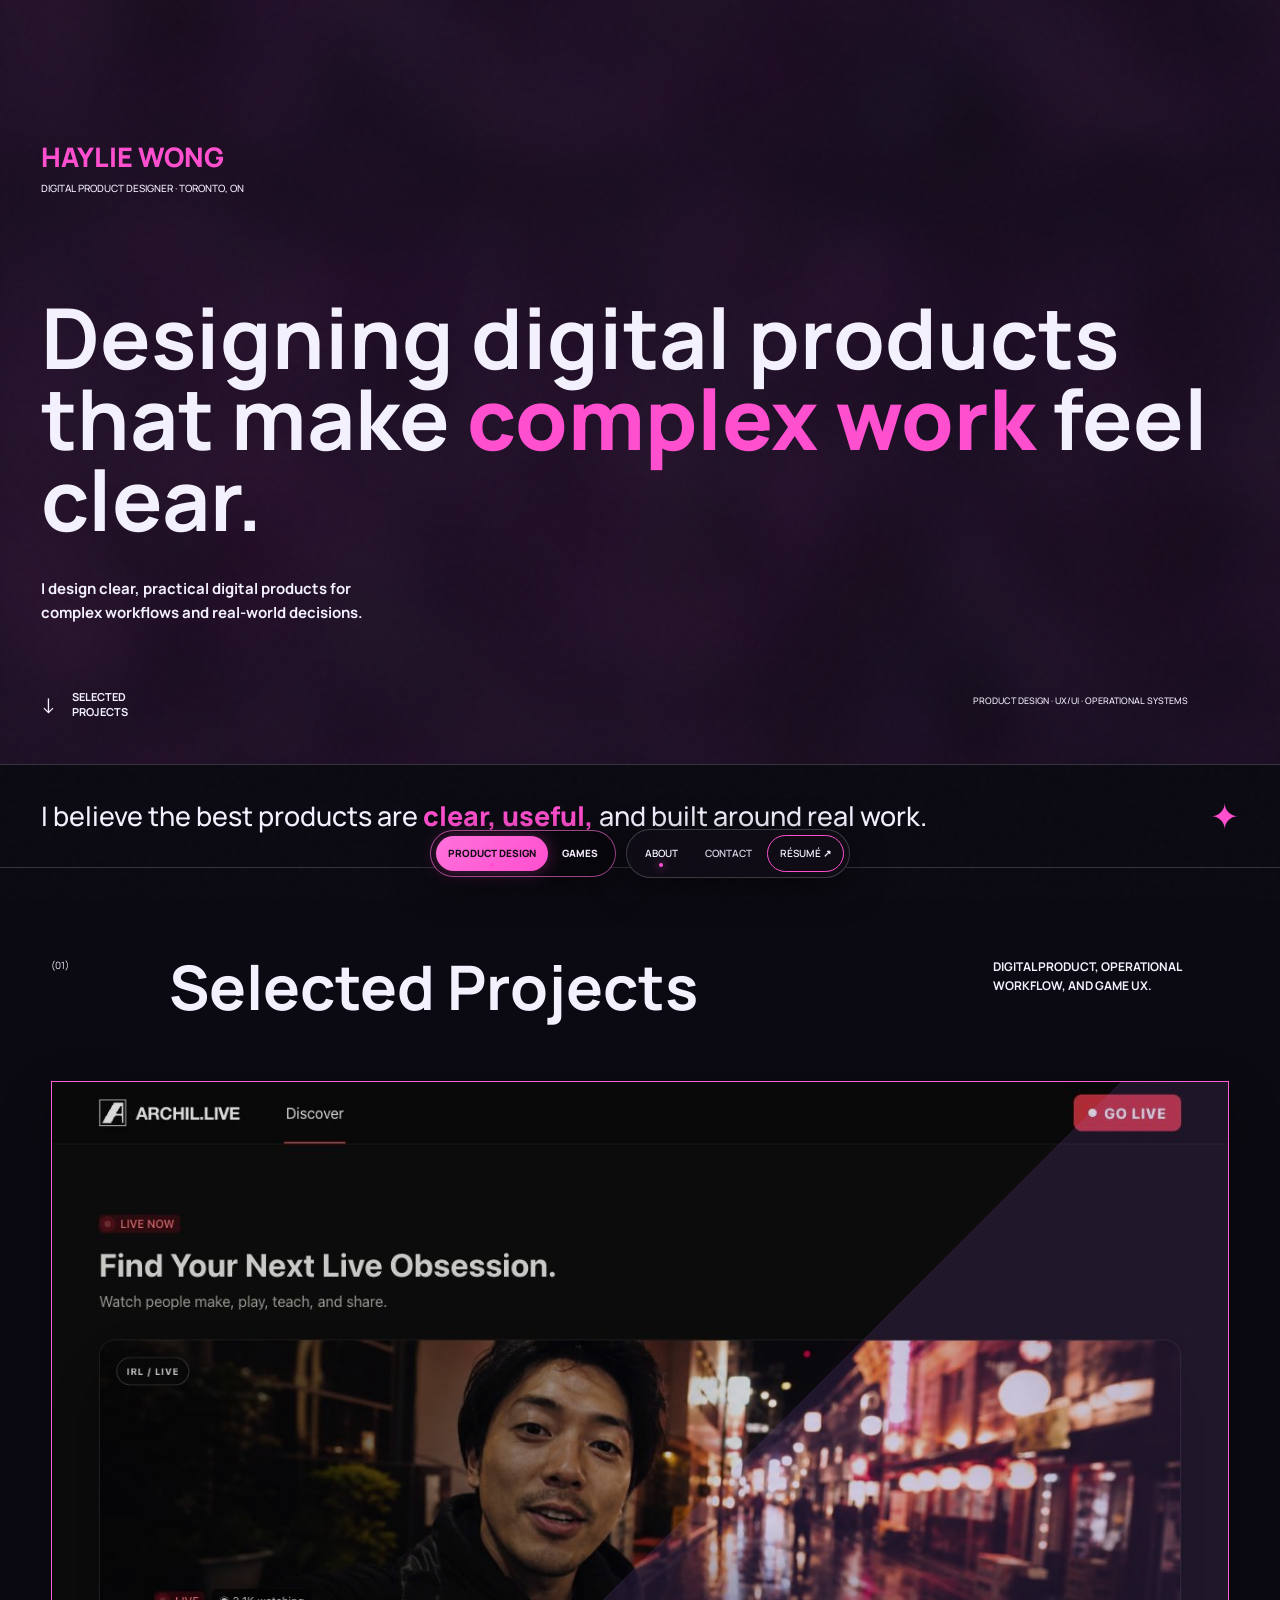
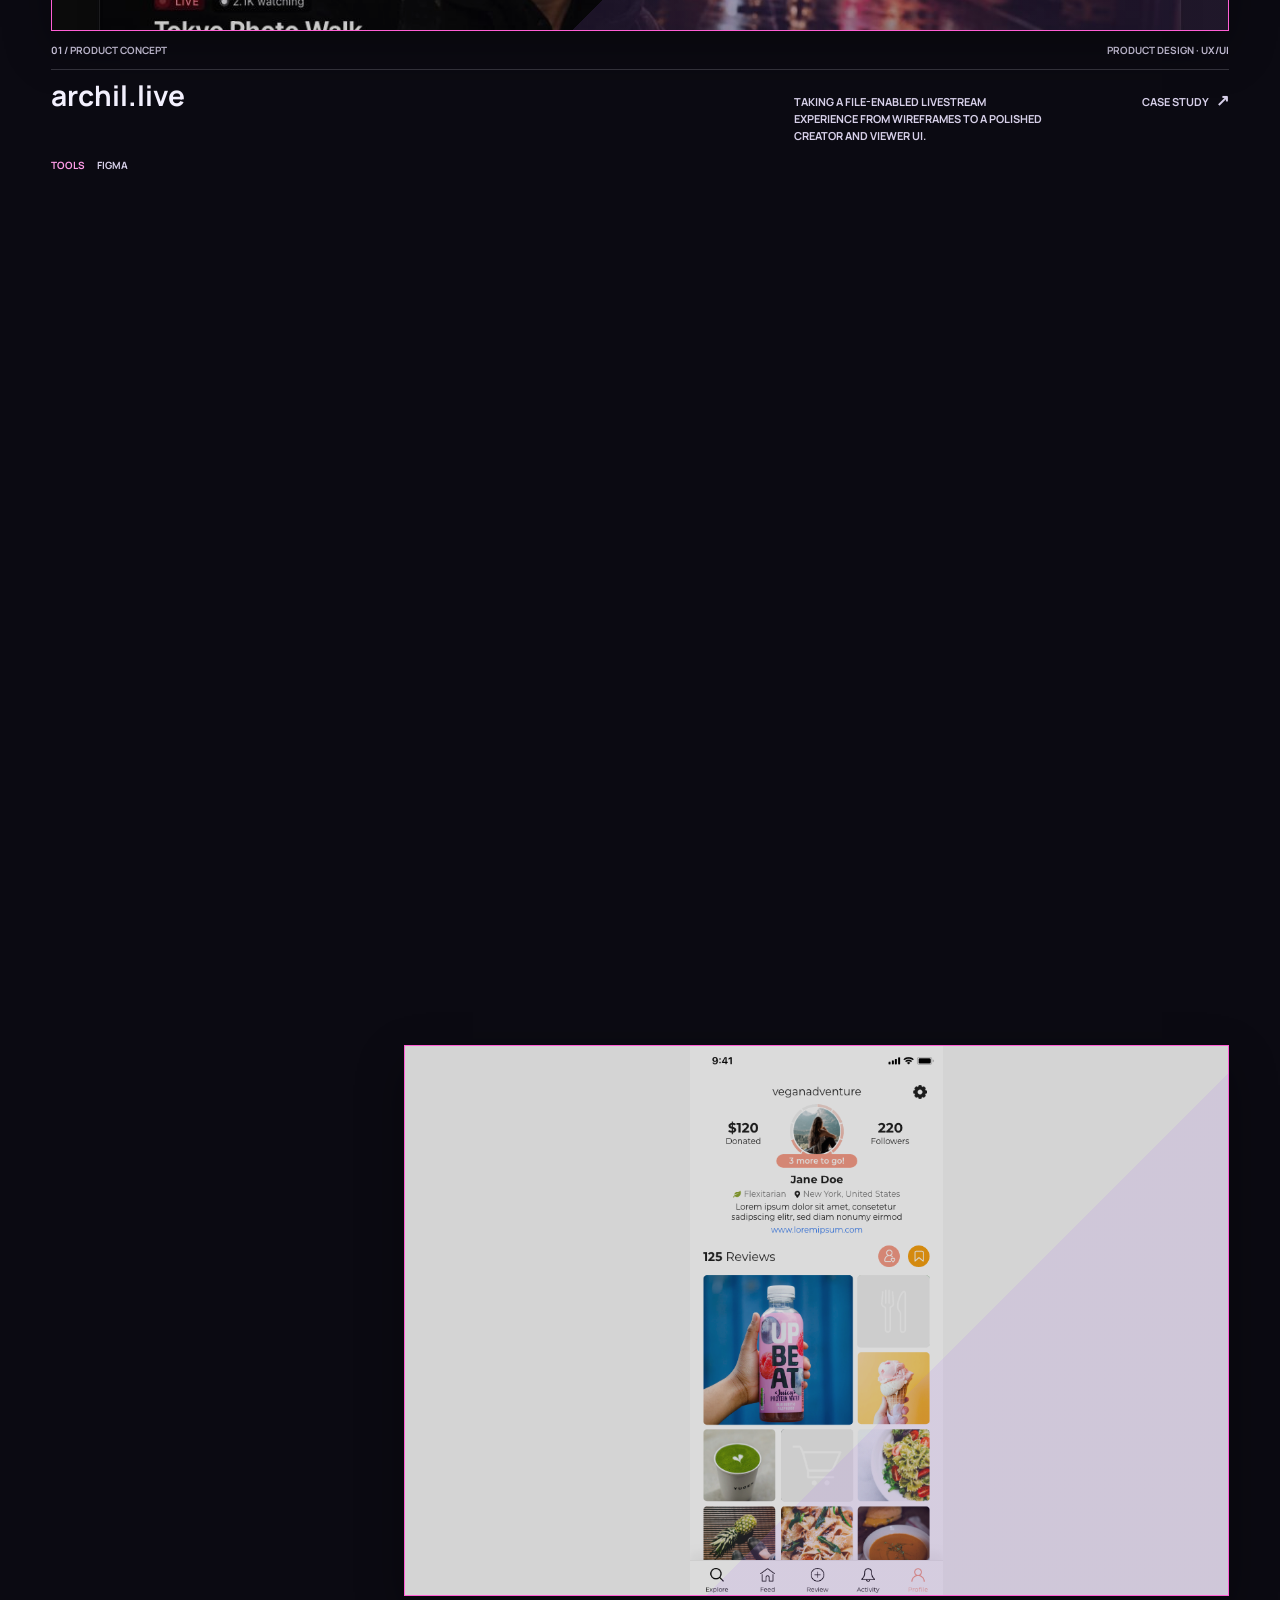
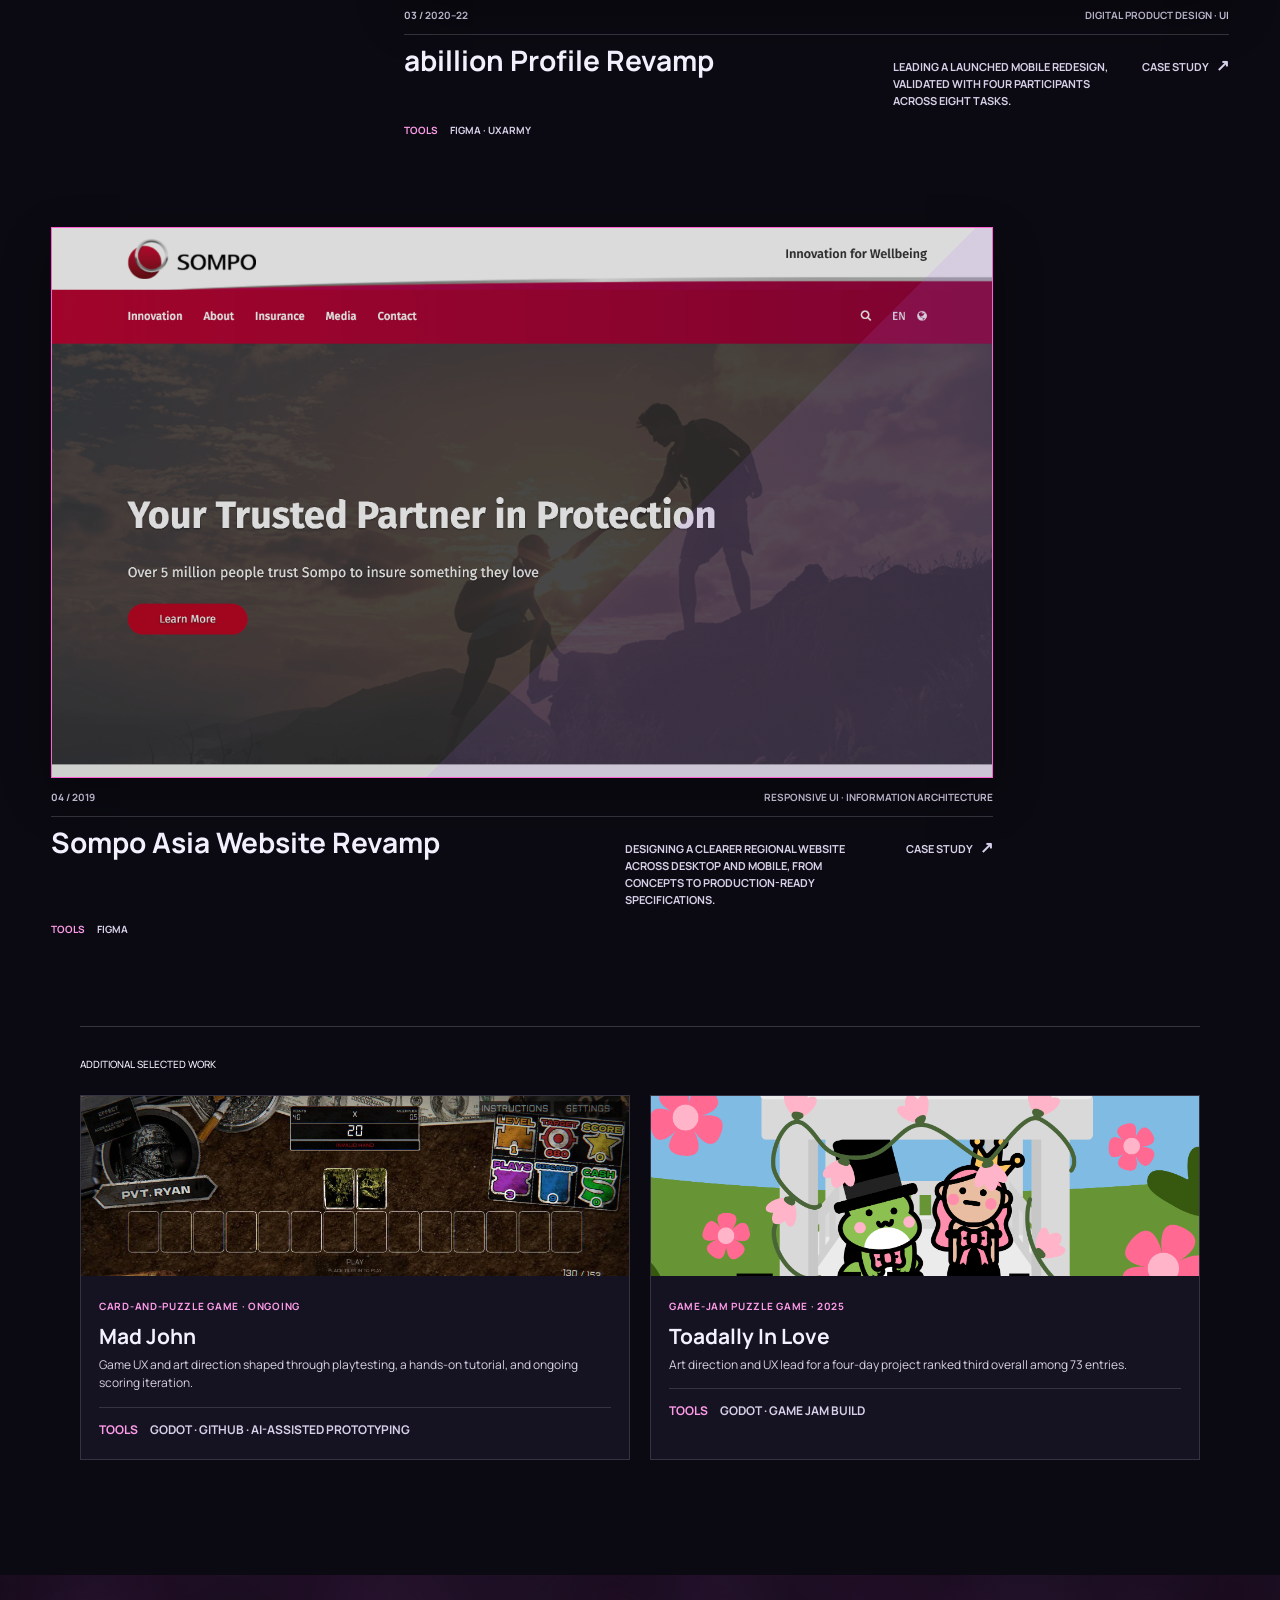
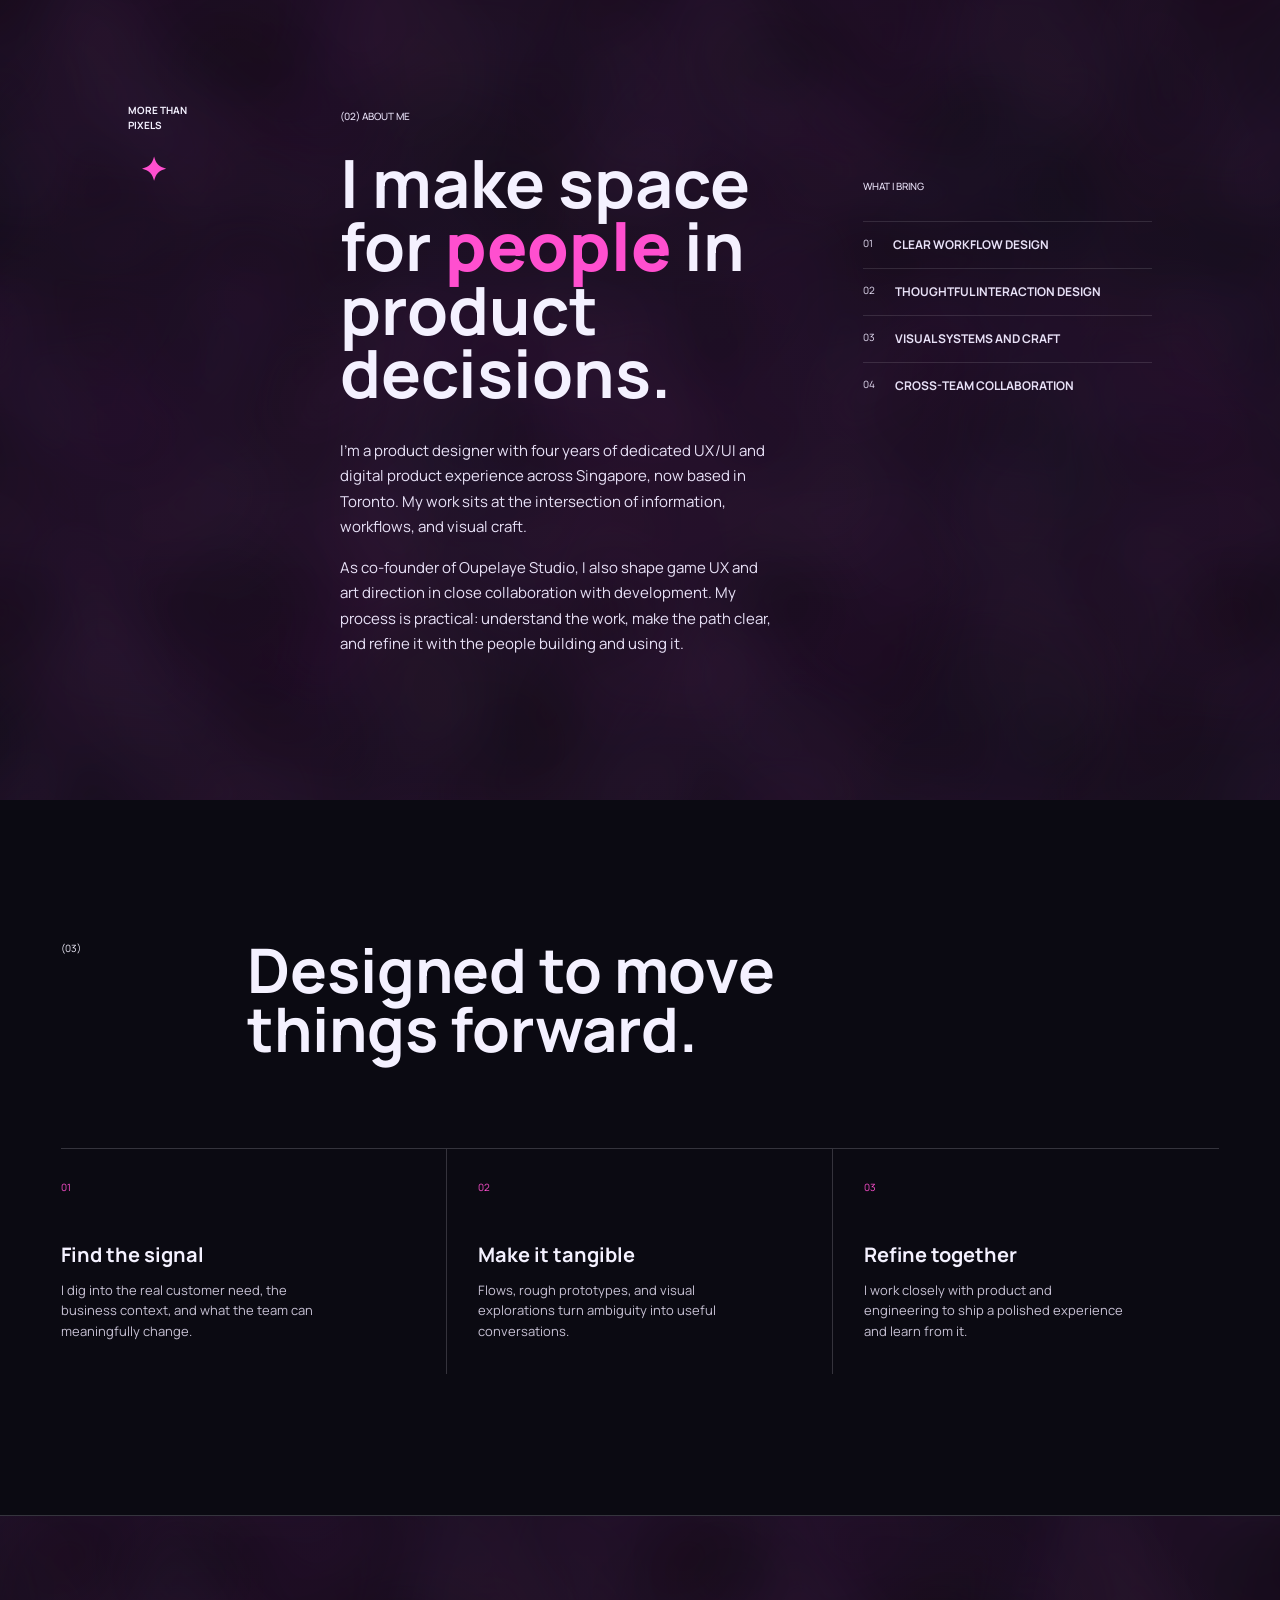
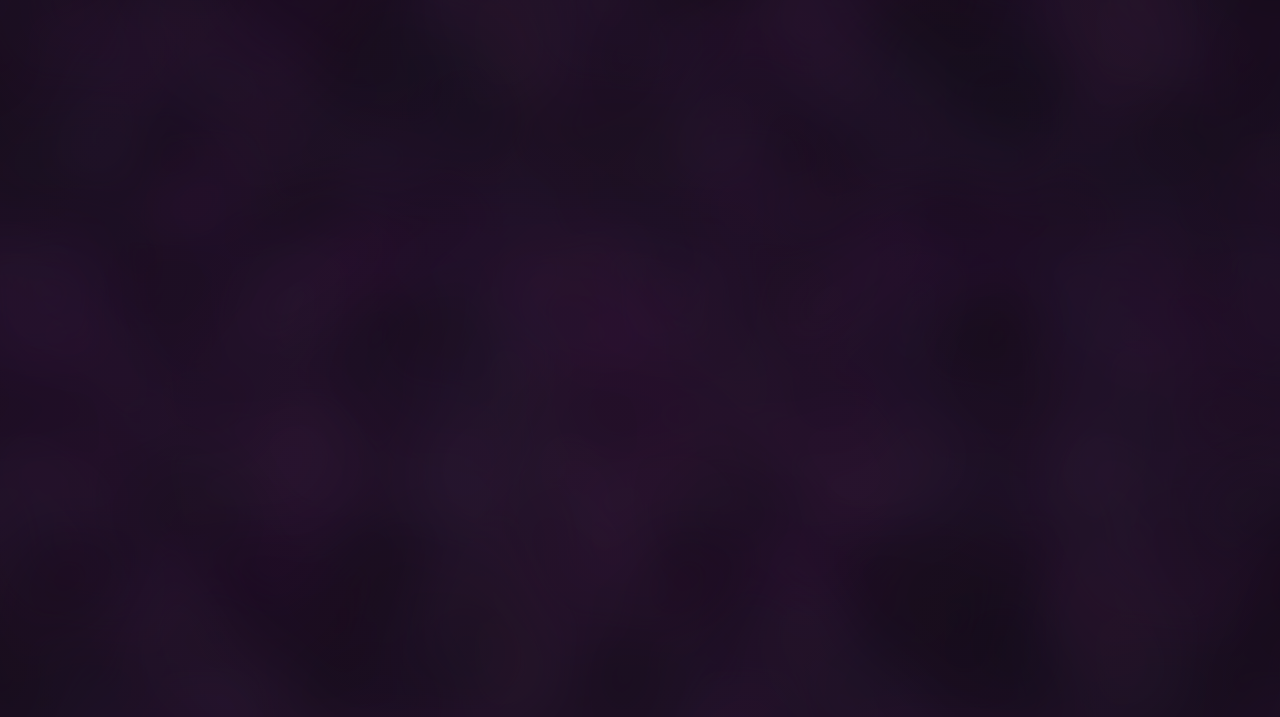
<file: index.html>
<!doctype html>
<html lang="en">
  <head>
    <meta charset="UTF-8" />
    <meta name="viewport" content="width=device-width, initial-scale=1.0" />
    <link rel="icon" href="favicon.svg" type="image/svg+xml" />
    <meta name="description" content="Haylie Wong is a product designer creating clear, considered digital experiences." />
    <title>Haylie Wong — Product Designer</title>
    <link rel="preconnect" href="https://fonts.googleapis.com" />
    <link rel="preconnect" href="https://fonts.gstatic.com" crossorigin />
    <link href="https://fonts.googleapis.com/css2?family=Manrope:wght@400;500;600;700;800&display=swap" rel="stylesheet" />
    <link rel="stylesheet" href="styles.css?v=portfolio-merged-20260816c" />
  </head>
  <body>
    <div class="grain" aria-hidden="true"></div>
    <header class="site-header">
      <a class="wordmark" href="#top" aria-label="Haylie Wong home">HAYLIE <span>WONG</span></a>
      <button class="menu-toggle" aria-label="Open menu" aria-expanded="false"><span></span><span></span></button>
      <nav class="main-nav" aria-label="Primary navigation">
        <a href="#work">Work</a><a href="#about">About</a><a href="#contact">Contact</a>
        <a class="resume-link" href="resume.html">Resume <span>↗</span></a>
      </nav>
    </header>

    <main>
      <section class="hero ambient-background" id="top">
        <div class="hero-intro reveal"><div class="hero-name">HAYLIE WONG</div><div class="eyebrow">Digital Product Designer · Toronto, ON</div></div>
        <div class="hero-copy reveal">
          <h1>Designing digital products that make <em>complex work</em> feel clear.</h1>
          <p>I design clear, practical digital products for complex workflows and real-world decisions.</p>
        </div>
        <div class="hero-footer reveal">
          <a class="circle-link" href="#work"><span>Selected<br />Projects</span><b>↓</b></a>
          <p>Product design · UX/UI · Operational systems</p>
        </div>
        <div class="hero-orbit" aria-hidden="true"><span></span><i>01</i></div>
      </section>

      <section class="intro-strip reveal" aria-label="Design philosophy">
        <p>I believe the best products are <strong>clear, useful,</strong> and built around real work.</p>
        <span class="spark">✦</span>
      </section>

      <section class="work-section" id="work">
        <div class="section-heading reveal"><span>(01)</span><h2>Selected Projects</h2><p>Digital product, operational workflow, and game UX.</p></div>
        <div class="projects">
          <article class="project project-archil reveal">
            <a class="project-art project-art-photo" href="case-study-6.html" aria-label="View archil.live product design case study"><img src="assets/case-studies/archil-live-ui-discovery.png?v=20260816-2" alt="archil.live finished discovery interface" /></a>
            <div class="project-meta"><span>01 / Product concept</span><span>Product design · UX/UI</span></div>
            <div class="project-title"><h3>archil.live</h3><p>Taking a file-enabled livestream experience from wireframes to a polished creator and viewer UI.</p><a href="case-study-6.html">Case study <b>↗</b></a></div>
            <p class="project-tools"><b>Tools</b><span>Figma</span></p>
          </article>

          <article class="project project-aurora reveal">
            <a class="project-art aurora-art project-art-photo" href="case-study-1.html" aria-label="View inventory management system case study"><img src="assets/case-studies/inventory-overview.png" alt="Inventory management system overview" /></a>
            <div class="project-meta"><span>02 / Independent project</span><span>Product design · Operations</span></div>
            <div class="project-title"><h3>Inventory Management System</h3><p>Identifying a messy data problem, then designing and building a usable workflow in five days.</p><a href="case-study-1.html">Case study <b>↗</b></a></div>
            <p class="project-tools"><b>Tools</b><span>Flask · Notion API · CSV · Gemini</span></p>
          </article>

          <article class="project project-signal reveal">
            <a class="project-art signal-art project-art-photo" href="case-study-2.html" aria-label="View abillion product design case study"><img src="assets/case-studies/abillion-profile-after.png" alt="abillion redesigned profile screen" /></a>
            <div class="project-meta"><span>03 / 2020–22</span><span>Digital product design · UI</span></div>
            <div class="project-title"><h3>abillion Profile Revamp</h3><p>Leading a launched mobile redesign, validated with four participants across eight tasks.</p><a href="case-study-2.html">Case study <b>↗</b></a></div>
            <p class="project-tools"><b>Tools</b><span>Figma · UXArmy</span></p>
          </article>

          <article class="project project-luma reveal">
            <a class="project-art luma-art project-art-photo" href="case-study-4.html" aria-label="View Sompo Asia website revamp case study"><img src="assets/case-studies/sompo-home-desktop.png" alt="Sompo Asia responsive website design" /></a>
            <div class="project-meta"><span>04 / 2019</span><span>Responsive UI · Information architecture</span></div>
            <div class="project-title"><h3>Sompo Asia Website Revamp</h3><p>Designing a clearer regional website across desktop and mobile, from concepts to production-ready specifications.</p><a href="case-study-4.html">Case study <b>↗</b></a></div>
            <p class="project-tools"><b>Tools</b><span>Figma</span></p>
          </article>
        </div>
        <div class="supporting-projects">
          <span class="eyebrow">Additional selected work</span>
          <div class="supporting-project-grid">
            <a class="supporting-project-link" href="mad-john.html" aria-label="View Mad John case study"><article><img src="assets/case-studies/mad-john-gameplay.jpg" alt="Mad John gameplay screen" /><div><span>Card-and-puzzle game · Ongoing</span><h3>Mad John</h3><p>Game UX and art direction shaped through playtesting, a hands-on tutorial, and ongoing scoring iteration.</p><p class="project-tools"><b>Tools</b><span>Godot · GitHub · AI-assisted prototyping</span></p></div></article></a>
            <a class="supporting-project-link" href="toadally-in-love.html" aria-label="View Toadally In Love case study"><article><img src="assets/case-studies/toadally-title.png" alt="Toadally In Love title screen" /><div><span>Game-jam puzzle game · 2025</span><h3>Toadally In Love</h3><p>Art direction and UX lead for a four-day project ranked third overall among 73 entries.</p><p class="project-tools"><b>Tools</b><span>Godot · Game jam build</span></p></div></article></a>
          </div>
        </div>
      </section>

      <section class="about-section ambient-background" id="about">
        <div class="about-stamp reveal">MORE THAN<br />PIXELS<br /><span>✦</span></div>
        <div class="about-copy reveal"><span class="eyebrow">(02) About me</span><h2>I make space for <em>people</em> in product decisions.</h2><p>I’m a product designer with four years of dedicated UX/UI and digital product experience across Singapore, now based in Toronto. My work sits at the intersection of information, workflows, and visual craft.</p><p>As co-founder of Oupelaye Studio, I also shape game UX and art direction in close collaboration with development. My process is practical: understand the work, make the path clear, and refine it with the people building and using it.</p></div>
        <div class="principles reveal"><span class="eyebrow">What I bring</span><ul><li><b>01</b><span>Clear workflow design</span></li><li><b>02</b><span>Thoughtful interaction design</span></li><li><b>03</b><span>Visual systems and craft</span></li><li><b>04</b><span>Cross-team collaboration</span></li></ul></div>
      </section>

      <section class="process-section">
        <div class="section-heading light reveal"><span>(03)</span><h2>Designed to move<br />things forward.</h2></div>
        <div class="process-grid reveal"><div><span>01</span><h3>Find the signal</h3><p>I dig into the real customer need, the business context, and what the team can meaningfully change.</p></div><div><span>02</span><h3>Make it tangible</h3><p>Flows, rough prototypes, and visual explorations turn ambiguity into useful conversations.</p></div><div><span>03</span><h3>Refine together</h3><p>I work closely with product and engineering to ship a polished experience and learn from it.</p></div></div>
      </section>

      <section class="contact-section ambient-background" id="contact">
        <div class="contact-top reveal"><span class="eyebrow">(04) Get in touch</span><p>Currently open to thoughtful product design opportunities.</p></div>
        <h2 class="reveal">Have a project in mind?<br /><a href="mailto:hayliewsw@gmail.com">Let’s talk <span>↗</span></a></h2>
        <footer class="footer reveal"><span>© 2026 Haylie Wong</span><div><a href="mailto:hayliewsw@gmail.com">Email</a><a href="https://www.linkedin.com/in/hayliewsw/" target="_blank" rel="noreferrer">LinkedIn</a><a href="https://szzzeler.itch.io" target="_blank" rel="noopener noreferrer">itch.io</a><a href="resume.html">Resume</a></div><span>Made with care in Toronto</span></footer>
      </section>
    </main>
    <nav class="bottom-nav" aria-label="Portfolio navigation">
      <span class="portfolio-mode-switch" aria-label="Choose portfolio">
        <a class="portfolio-destination active" href="index.html#top" aria-current="page">Product Design</a>
        <a class="portfolio-destination" href="games.html#top">Games</a>
      </span>
      <span class="utility-nav">
        <a href="#about" data-nav-section="about">About</a>
        <a href="#contact" data-nav-section="contact">Contact</a>
        <a class="bottom-nav-resume" href="resume.html">Résumé ↗</a>
      </span>
    </nav>
    <script src="script.js?v=portfolio-merged-20260816c"></script>
  </body>
</html>
</file>
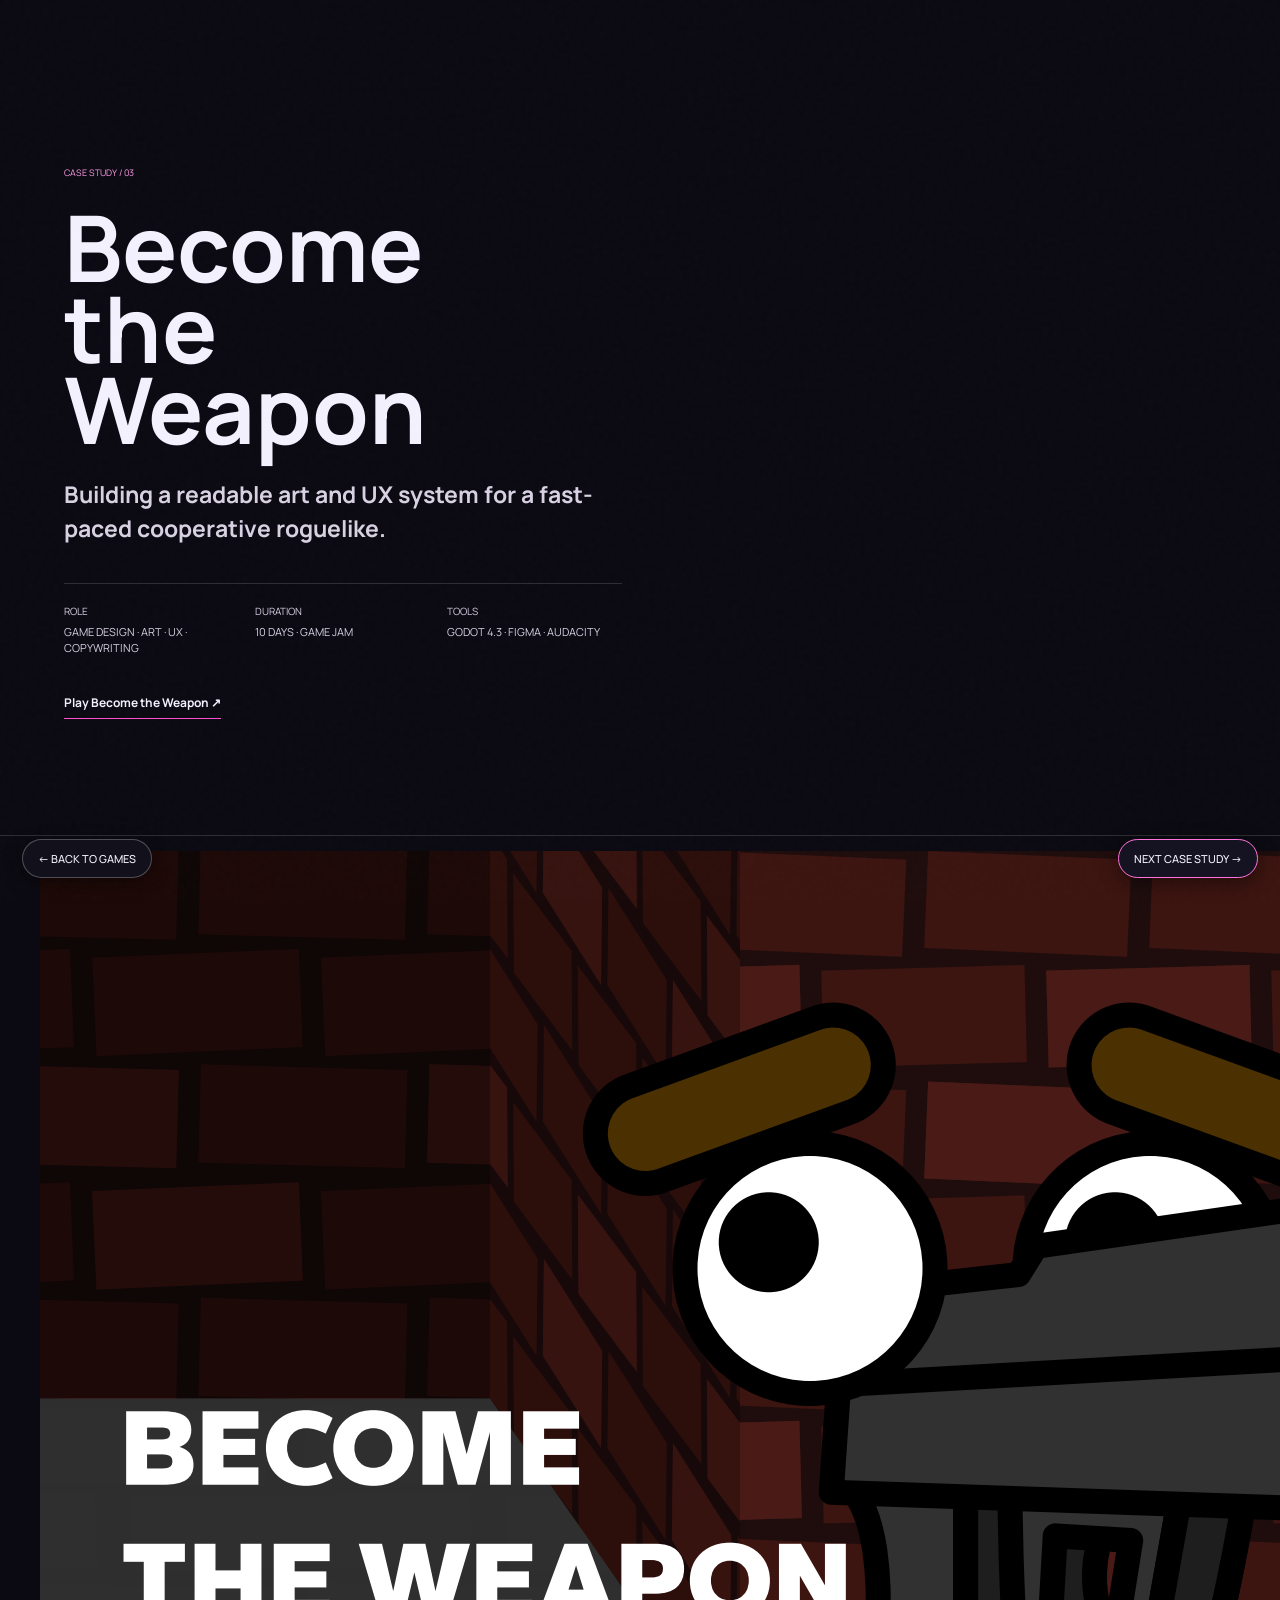
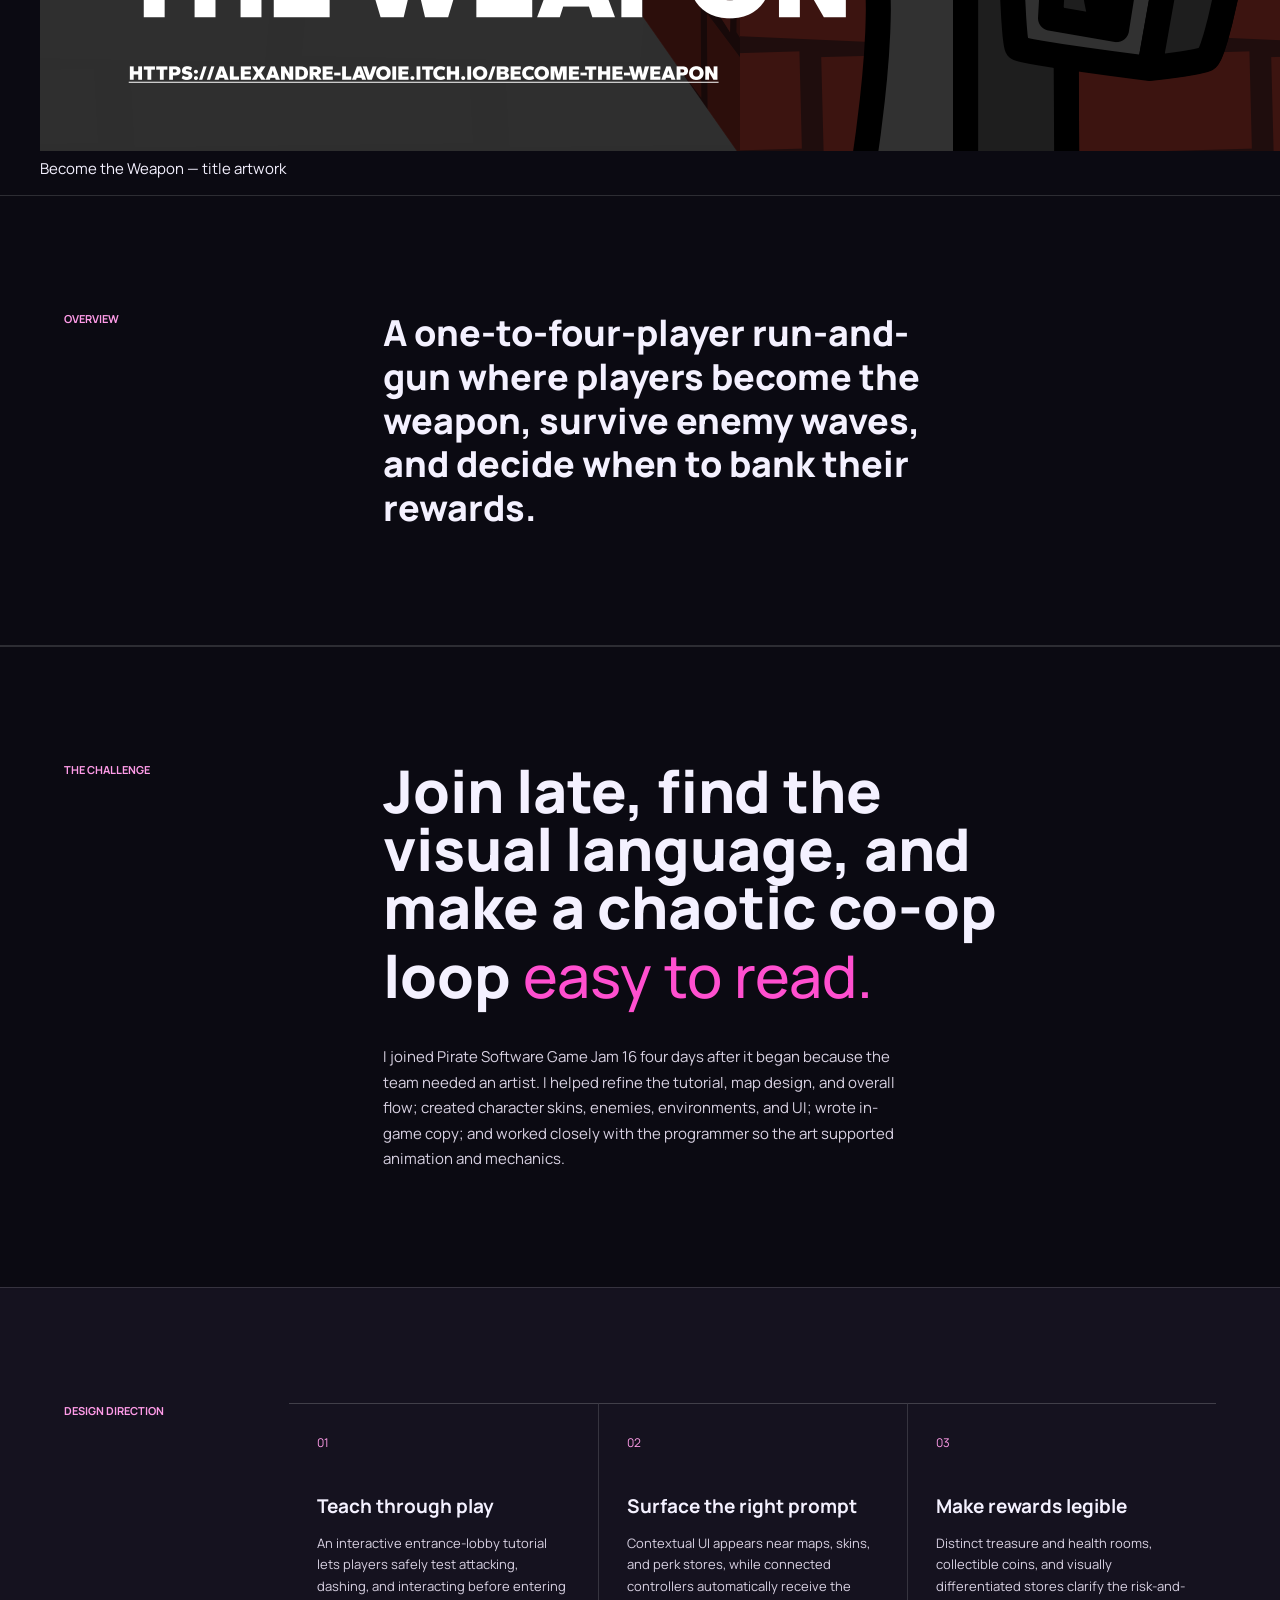
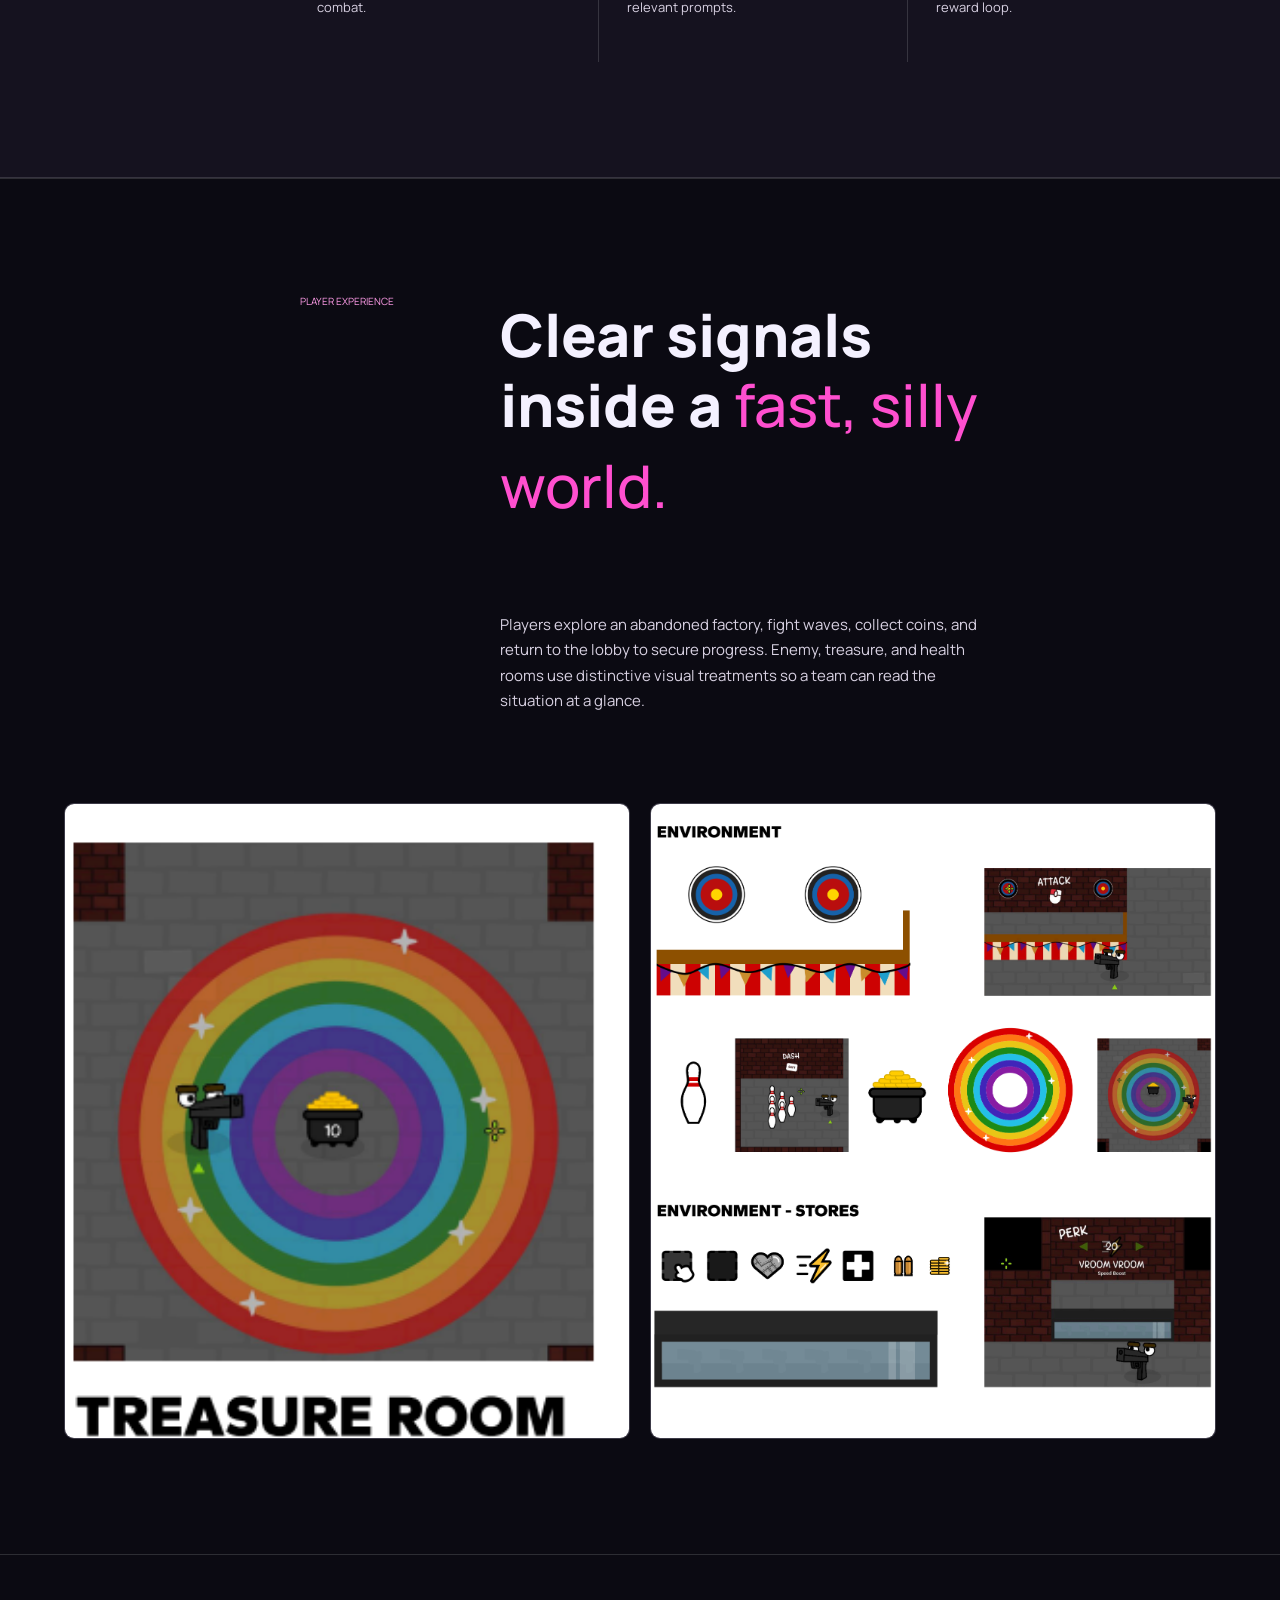
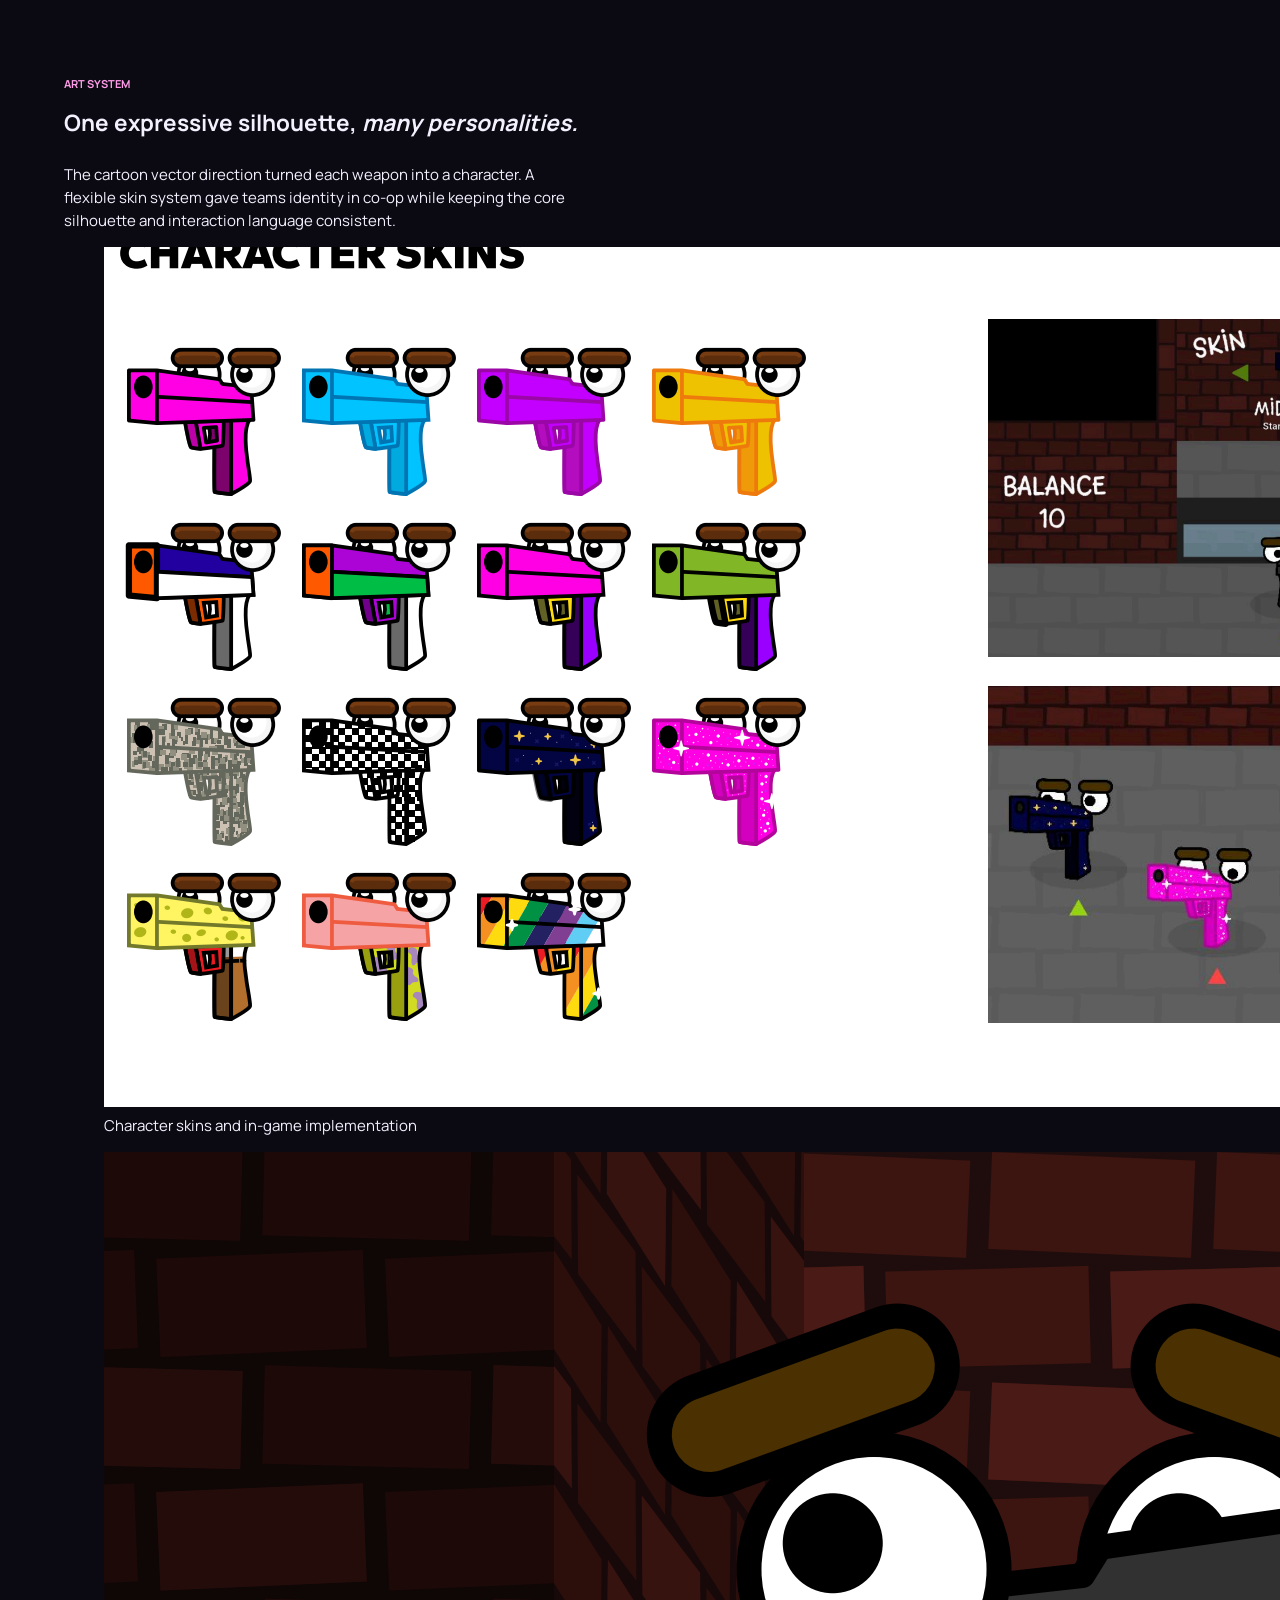
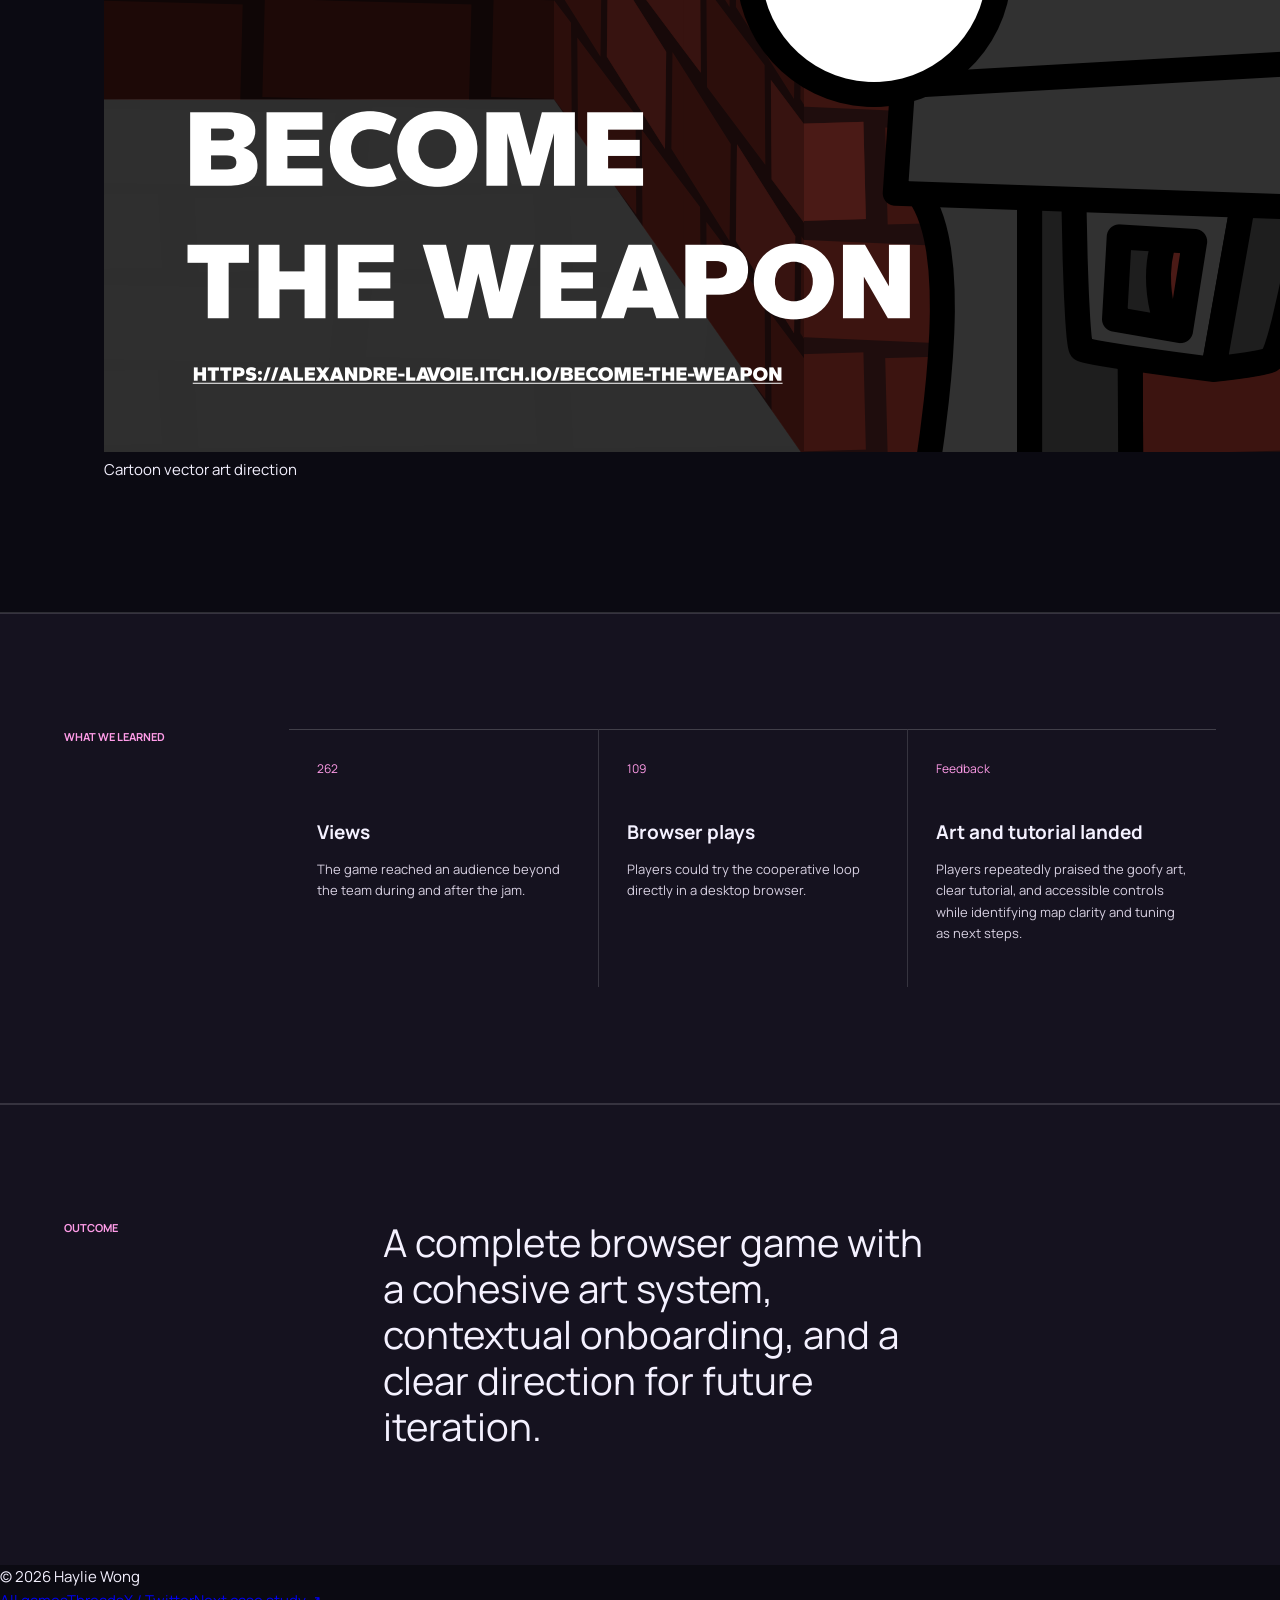
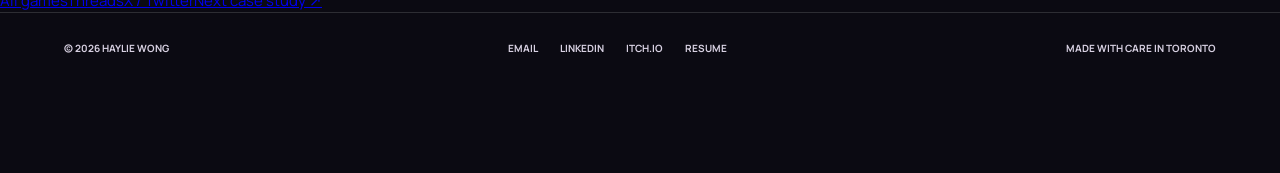
<file: become-the-weapon.html>
<!doctype html><html lang="en"><head><meta charset="UTF-8" /><meta name="viewport" content="width=device-width, initial-scale=1.0" /><meta name="description" content="Become the Weapon game design, art, and UX case study by Haylie Wong." /><title>Become the Weapon — Haylie Wong</title><link rel="preconnect" href="https://fonts.googleapis.com" /><link rel="preconnect" href="https://fonts.gstatic.com" crossorigin /><link href="https://fonts.googleapis.com/css2?family=Fredoka:wght@500;600;700&family=Manrope:wght@400;500;600;700;800&display=swap" rel="stylesheet" /><link rel="stylesheet" href="styles.css?v=portfolio-merged-20260816c" /></head>
<body class="case-page weapon-case"><a class="skip-link" href="#main-content">Skip to content</a><div class="grain" aria-hidden="true"></div><main id="main-content">
  <section class="case-hero"><button class="back-button" data-back>← Back to games</button><div class="case-label">Case study / 03</div><h1>Become the Weapon</h1><p class="case-lede">Building a readable art and UX system for a fast-paced cooperative roguelike.</p><div class="case-details"><span><b>Role</b>Game design · Art · UX · Copywriting</span><span><b>Duration</b>10 days · Game jam</span><span><b>Tools</b>Godot 4.3 · Figma · Audacity</span></div><a class="case-live-link" href="https://alexandre-lavoie.itch.io/become-the-weapon" target="_blank" rel="noopener noreferrer">Play Become the Weapon ↗</a></section>
  <figure class="title-banner weapon-banner"><img src="assets/become-weapon-cover.png" alt="Become the Weapon title art" /><figcaption>Become the Weapon — title artwork</figcaption></figure>
  <section class="case-summary"><span>Overview</span><p>A one-to-four-player run-and-gun where players become the weapon, survive enemy waves, and decide when to bank their rewards.</p></section>
  <section class="case-section two-column"><span>The challenge</span><div><h2>Join late, find the visual language, and make a chaotic co-op loop <em>easy to read.</em></h2><p>I joined Pirate Software Game Jam 16 four days after it began because the team needed an artist. I helped refine the tutorial, map design, and overall flow; created character skins, enemies, environments, and UI; wrote in-game copy; and worked closely with the programmer so the art supported animation and mechanics.</p></div></section>
  <section class="case-section decisions"><span>Design direction</span><div class="decision-list"><article><b>01</b><h3>Teach through play</h3><p>An interactive entrance-lobby tutorial lets players safely test attacking, dashing, and interacting before entering combat.</p></article><article><b>02</b><h3>Surface the right prompt</h3><p>Contextual UI appears near maps, skins, and perk stores, while connected controllers automatically receive the relevant prompts.</p></article><article><b>03</b><h3>Make rewards legible</h3><p>Distinct treasure and health rooms, collectible coins, and visually differentiated stores clarify the risk-and-reward loop.</p></article></div></section>
  <section class="case-showcase"><div class="showcase-copy"><span>Player experience</span><h2>Clear signals inside a <em>fast, silly world.</em></h2><p>Players explore an abandoned factory, fight waves, collect coins, and return to the lobby to secure progress. Enemy, treasure, and health rooms use distinctive visual treatments so a team can read the situation at a glance.</p></div><div class="case-image-grid weapon-gameplay-grid"><img src="assets/become-weapon-gameplay.png" alt="Enemy, treasure, and health room gameplay examples" /><img src="assets/become-weapon-environments.png" alt="Environment artwork and gameplay implementation" /></div></section>
  <section class="case-evidence"><div class="evidence-heading"><span>Art system</span><h2>One expressive silhouette, <em>many personalities.</em></h2><p>The cartoon vector direction turned each weapon into a character. A flexible skin system gave teams identity in co-op while keeping the core silhouette and interaction language consistent.</p></div><div class="evidence-grid weapon-evidence-grid"><figure><img src="assets/become-weapon-skins.png" alt="Become the Weapon character skin designs and in-game implementation" /><figcaption>Character skins and in-game implementation</figcaption></figure><figure><img src="assets/become-weapon-cover.png" alt="Become the Weapon expressive gun character" /><figcaption>Cartoon vector art direction</figcaption></figure></div></section>
  <section class="case-section decisions results-section"><span>What we learned</span><div class="decision-list"><article><b>262</b><h3>Views</h3><p>The game reached an audience beyond the team during and after the jam.</p></article><article><b>109</b><h3>Browser plays</h3><p>Players could try the cooperative loop directly in a desktop browser.</p></article><article><b>Feedback</b><h3>Art and tutorial landed</h3><p>Players repeatedly praised the goofy art, clear tutorial, and accessible controls while identifying map clarity and tuning as next steps.</p></article></div></section>
  <section class="case-outcome"><span>Outcome</span><p>A complete browser game with a cohesive art system, contextual onboarding, and a clear direction for future iteration.</p></section>
  <footer class="case-footer"><span>© 2026 Haylie Wong</span><div><a href="games.html#games">All games</a><a href="https://www.threads.com/@szzzeler" target="_blank" rel="noopener noreferrer">Threads</a><a href="https://x.com/szzzeler" target="_blank" rel="noopener noreferrer">X / Twitter</a><a href="suko-wednesday.html">Next case study ↗</a></div></footer>
</main><script src="script.js?v=portfolio-merged-20260816c"></script></body></html>
</file>
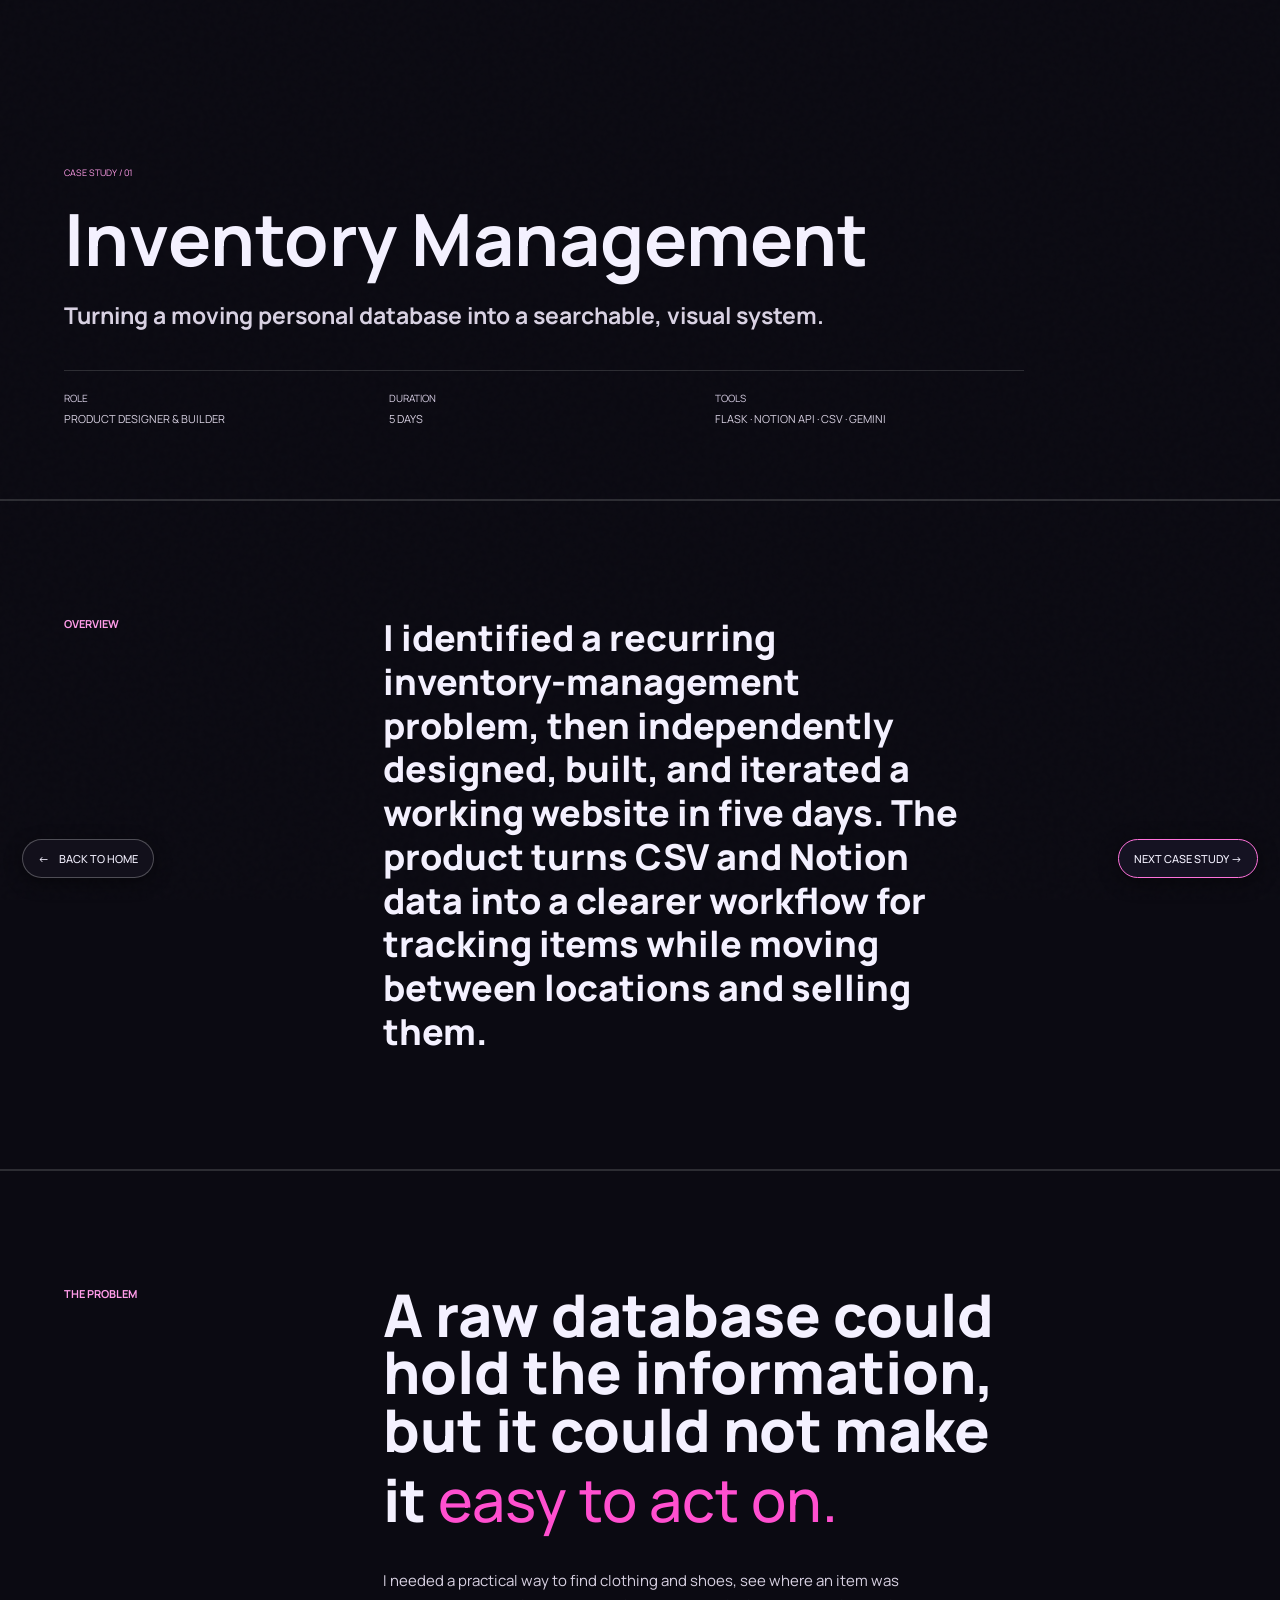
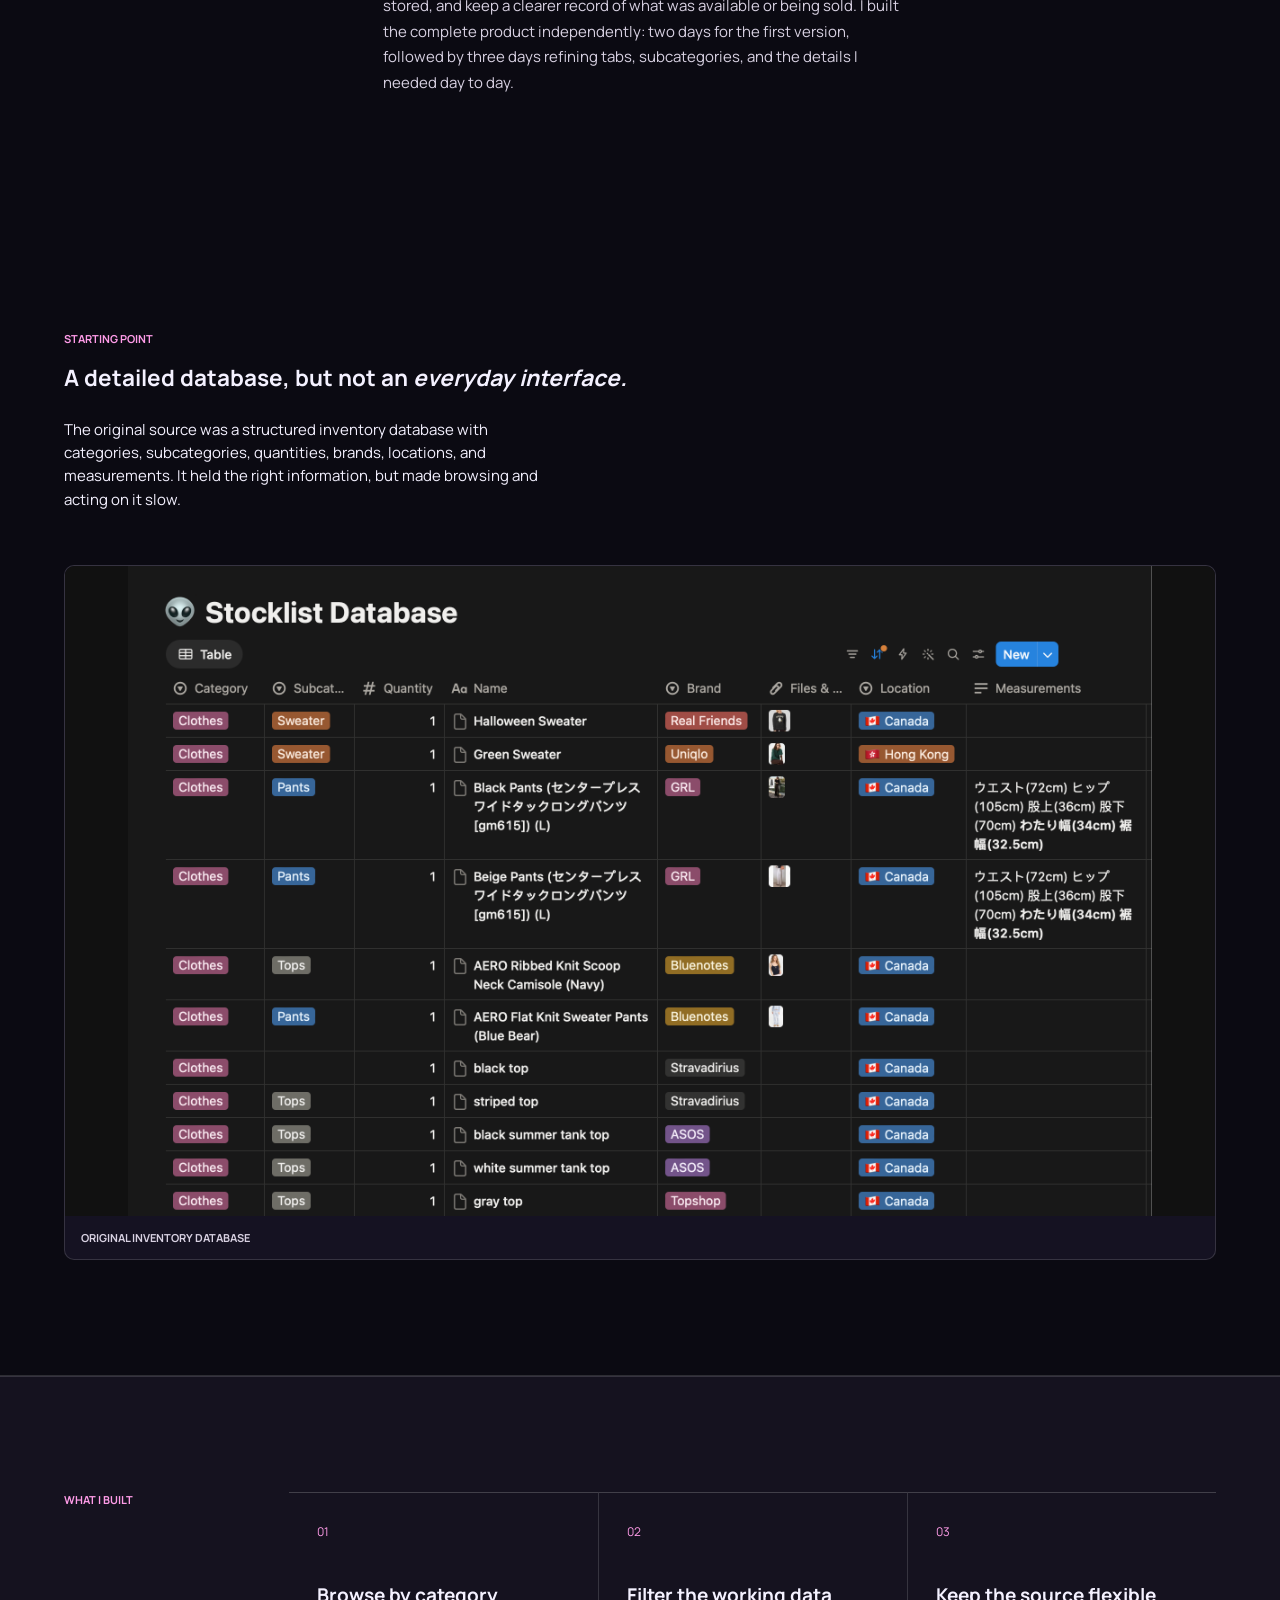
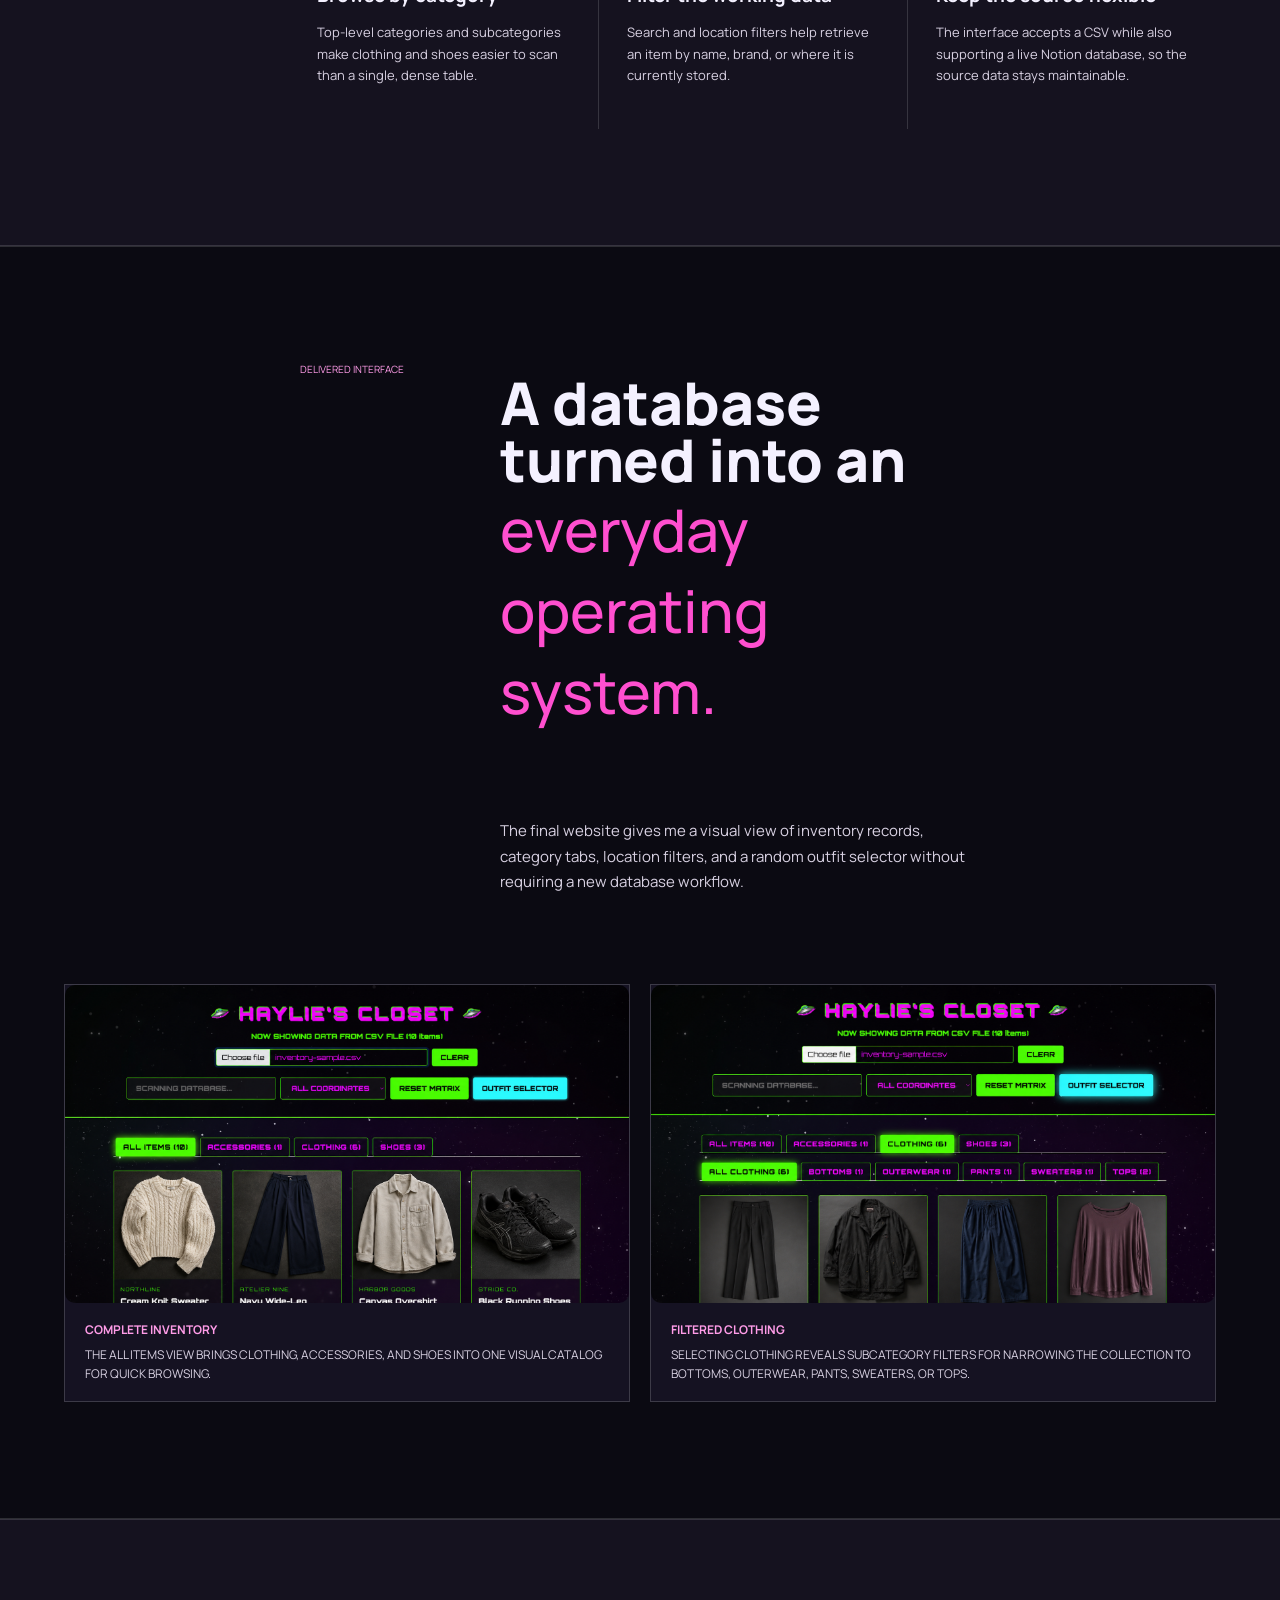
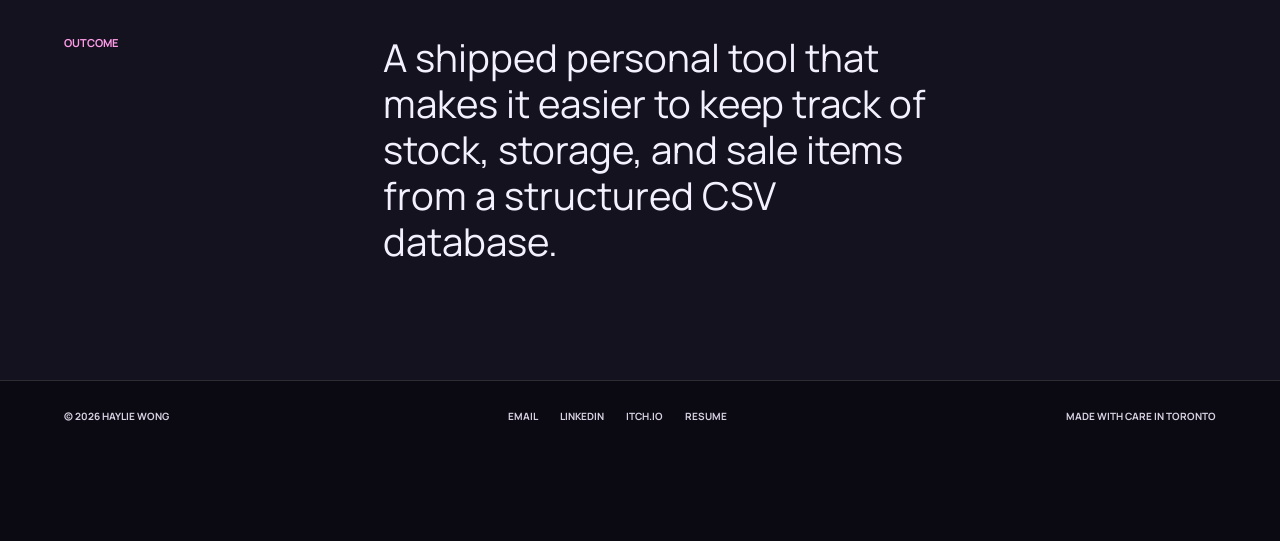
<file: case-study-1.html>
<!doctype html>
<html lang="en"><head><meta charset="UTF-8" /><meta name="viewport" content="width=device-width, initial-scale=1.0" /><meta name="description" content="Inventory management system case study by Haylie Wong." /><title>Inventory Management System — Haylie Wong</title><link rel="preconnect" href="https://fonts.googleapis.com" /><link rel="preconnect" href="https://fonts.gstatic.com" crossorigin /><link href="https://fonts.googleapis.com/css2?family=Manrope:wght@400;500;600;700;800&display=swap" rel="stylesheet" /><link rel="stylesheet" href="styles.css?v=portfolio-merged-20260816c" /></head>
<body class="case-page aurora-case"><div class="grain" aria-hidden="true"></div><main>
<section class="case-hero"><button class="back-button" data-back-button>← <span>Back to home</span></button><div class="case-label">Case study / 01</div><h1>Inventory Management</h1><p class="case-lede">Turning a moving personal database into a searchable, visual system.</p><div class="case-details"><span><b>Role</b>Product Designer & Builder</span><span><b>Duration</b>5 days</span><span><b>Tools</b>Flask · Notion API · CSV · Gemini</span></div></section>
  <section class="case-summary"><span>Overview</span><p>I identified a recurring inventory-management problem, then independently designed, built, and iterated a working website in five days. The product turns CSV and Notion data into a clearer workflow for tracking items while moving between locations and selling them.</p></section>
  <section class="case-section two-column"><span>The problem</span><div><h2>A raw database could hold the information, but it could not make it <em>easy to act on.</em></h2><p>I needed a practical way to find clothing and shoes, see where an item was stored, and keep a clearer record of what was available or being sold. I built the complete product independently: two days for the first version, followed by three days refining tabs, subcategories, and the details I needed day to day.</p></div></section>
  <section class="case-evidence evidence-inventory"><div class="evidence-heading"><span>Starting point</span><h2>A detailed database, but not an <em>everyday interface.</em></h2><p>The original source was a structured inventory database with categories, subcategories, quantities, brands, locations, and measurements. It held the right information, but made browsing and acting on it slow.</p></div><div class="evidence-masonry"><figure class="evidence-wide"><img src="assets/case-studies/inventory-source-database.png" alt="Original inventory database with clothing categories, quantities, brands, and locations" /><figcaption>Original inventory database</figcaption></figure></div></section>
  <section class="case-section decisions"><span>What I built</span><div class="decision-list"><article><b>01</b><h3>Browse by category</h3><p>Top-level categories and subcategories make clothing and shoes easier to scan than a single, dense table.</p></article><article><b>02</b><h3>Filter the working data</h3><p>Search and location filters help retrieve an item by name, brand, or where it is currently stored.</p></article><article><b>03</b><h3>Keep the source flexible</h3><p>The interface accepts a CSV while also supporting a live Notion database, so the source data stays maintainable.</p></article></div></section>
  <section class="case-showcase"><div class="showcase-copy"><span>Delivered interface</span><h2>A database turned into an <em>everyday operating system.</em></h2><p>The final website gives me a visual view of inventory records, category tabs, location filters, and a random outfit selector without requiring a new database workflow.</p></div><div class="case-image-grid inventory-image-grid"><figure><img src="assets/case-studies/inventory-overview.png" alt="Haylie's Closet inventory overview with listing photos for clothing and shoes" /><figcaption><b>Complete inventory</b><span>The All Items view brings clothing, accessories, and shoes into one visual catalog for quick browsing.</span></figcaption></figure><figure><img src="assets/case-studies/inventory-clothing.png" alt="Haylie's Closet clothing category with photos across four listings" /><figcaption><b>Filtered clothing</b><span>Selecting Clothing reveals subcategory filters for narrowing the collection to bottoms, outerwear, pants, sweaters, or tops.</span></figcaption></figure></div></section>
  <section class="case-outcome"><span>Outcome</span><p>A shipped personal tool that makes it easier to keep track of stock, storage, and sale items from a structured CSV database.</p></section>
</main><script src="script.js?v=portfolio-merged-20260816c"></script></body></html>
</file>
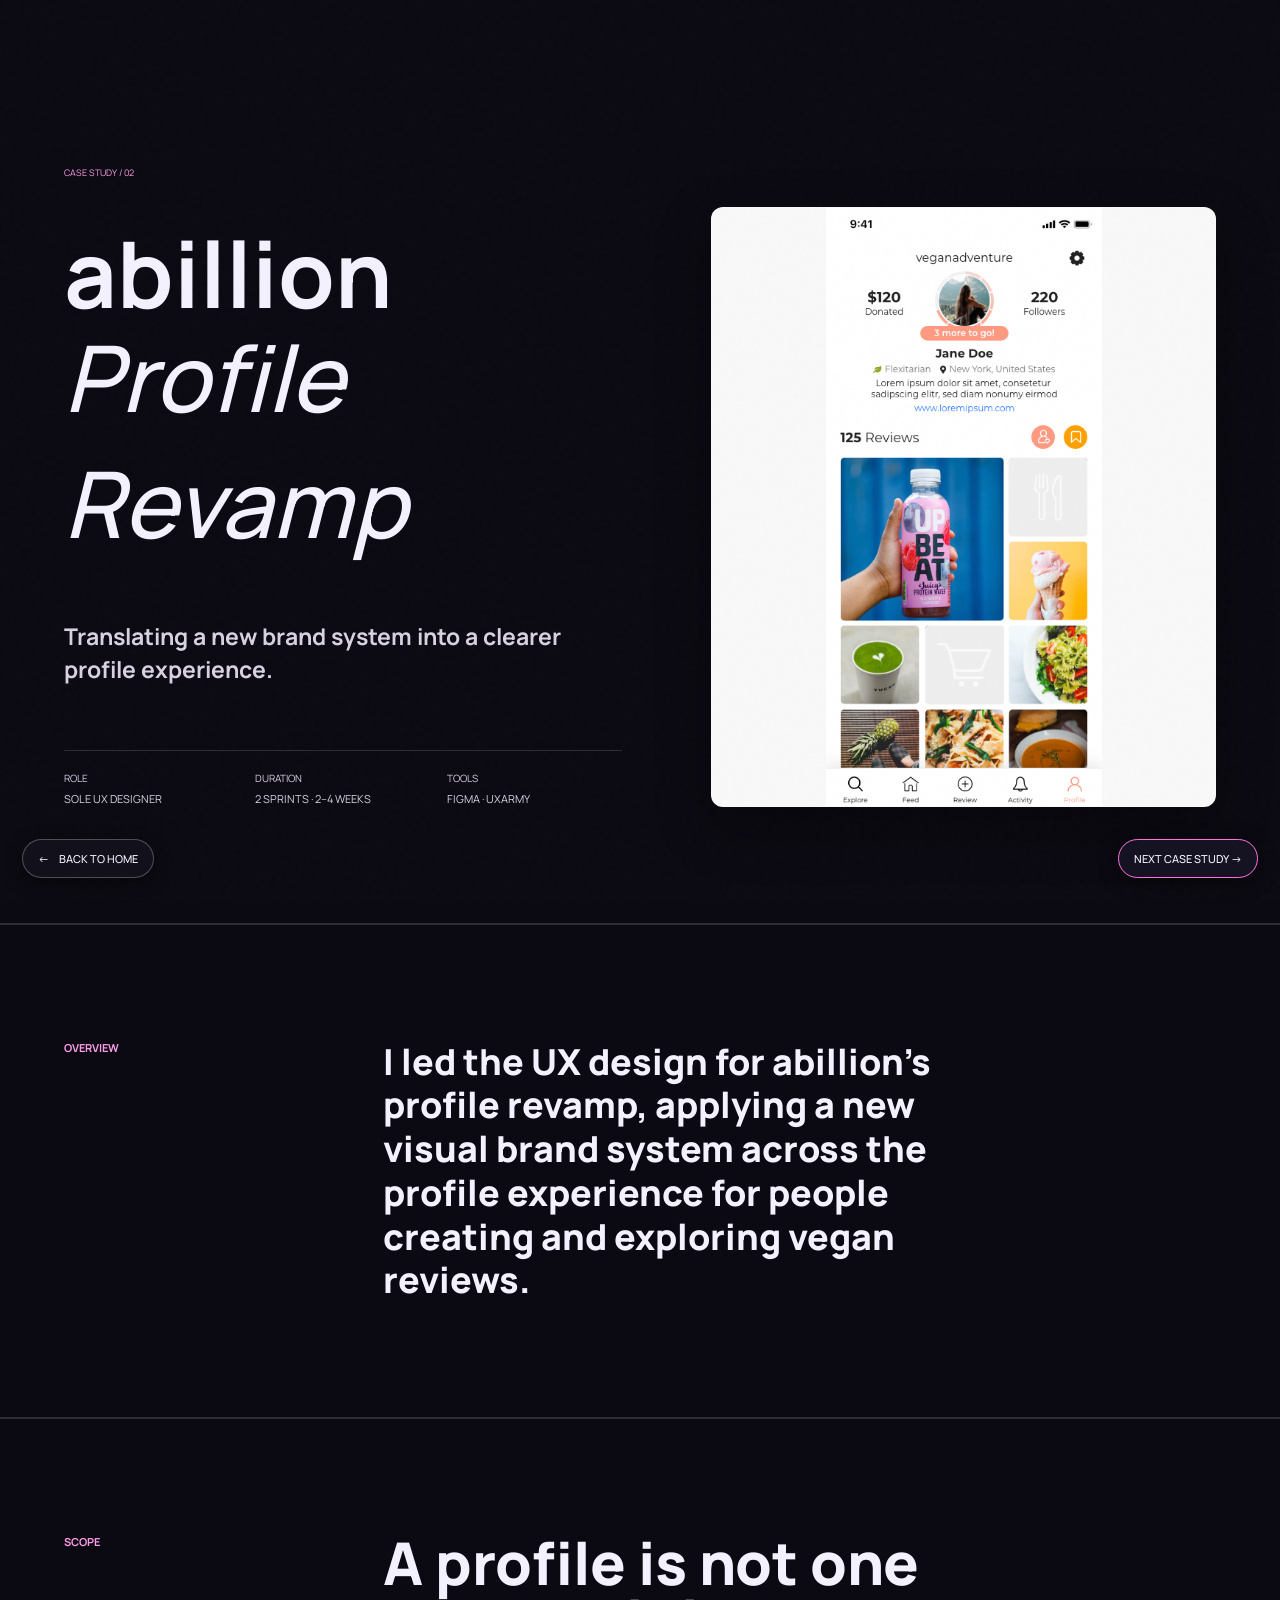
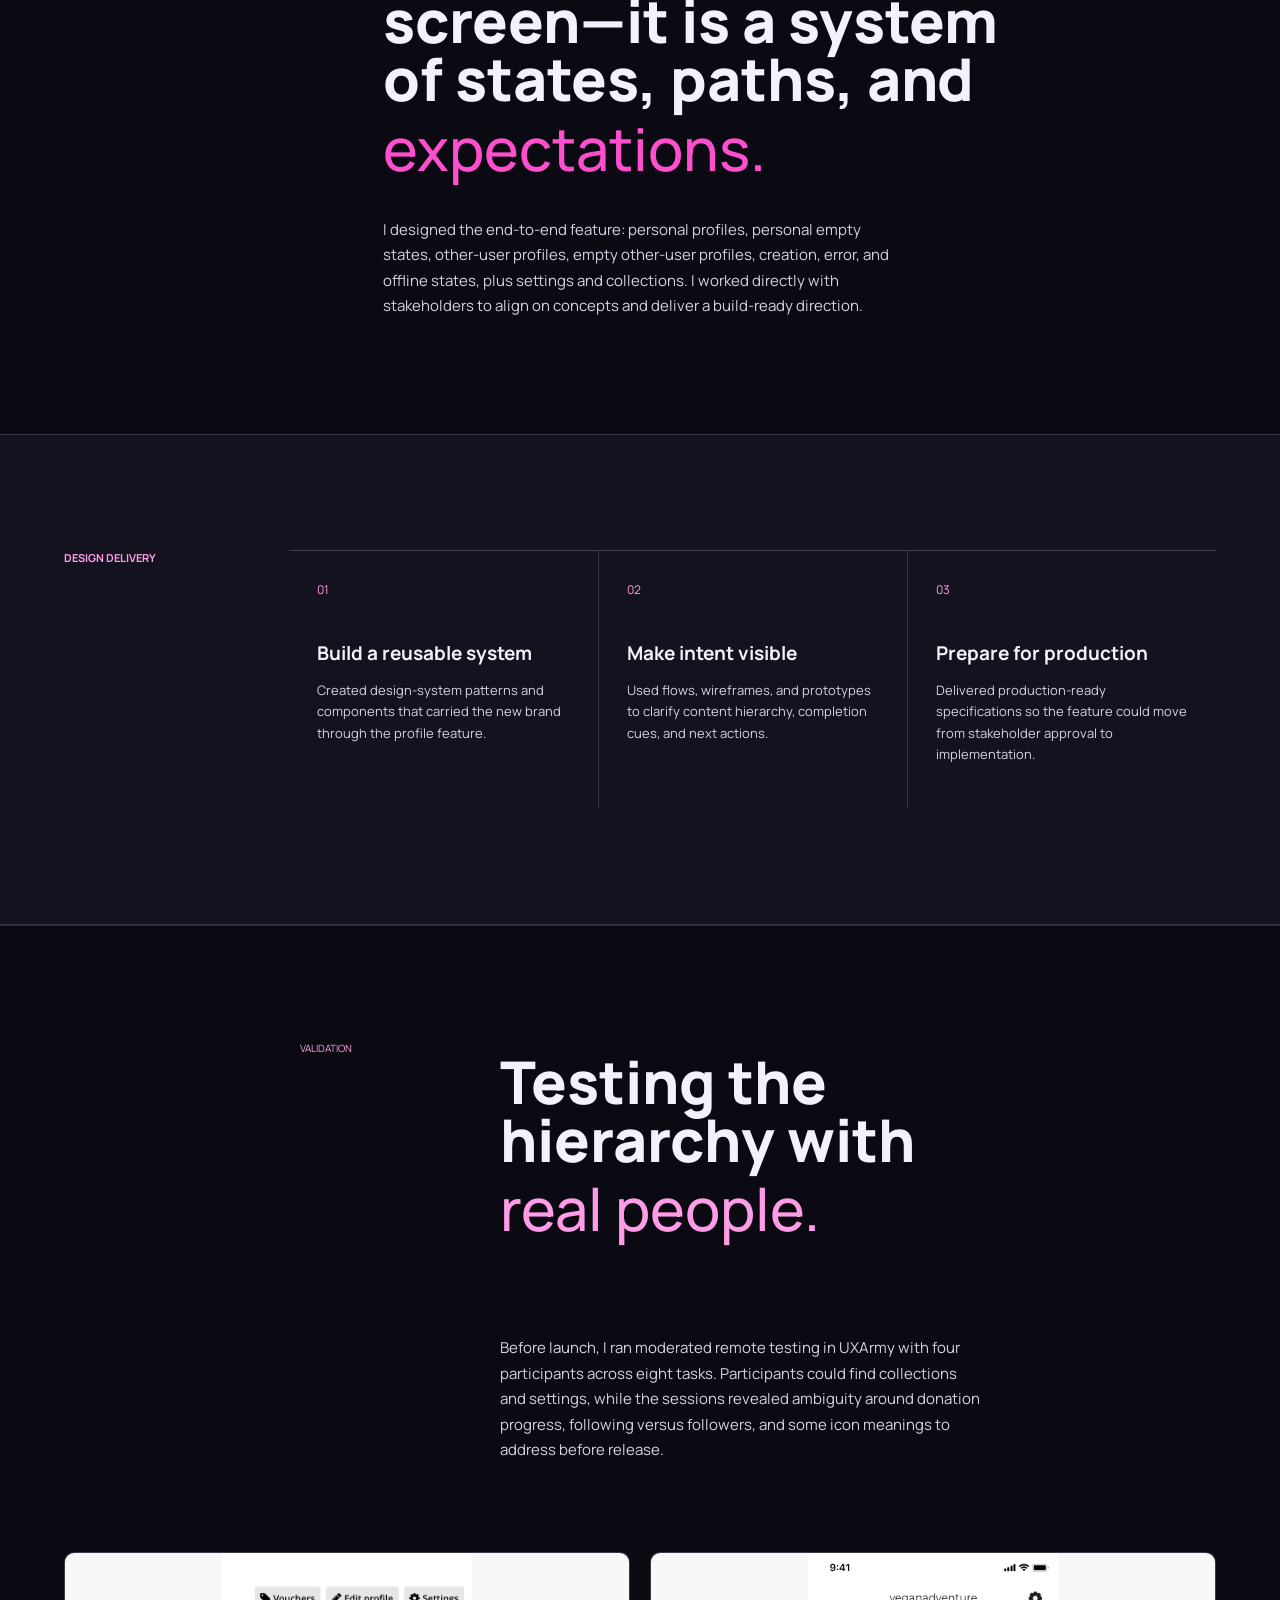
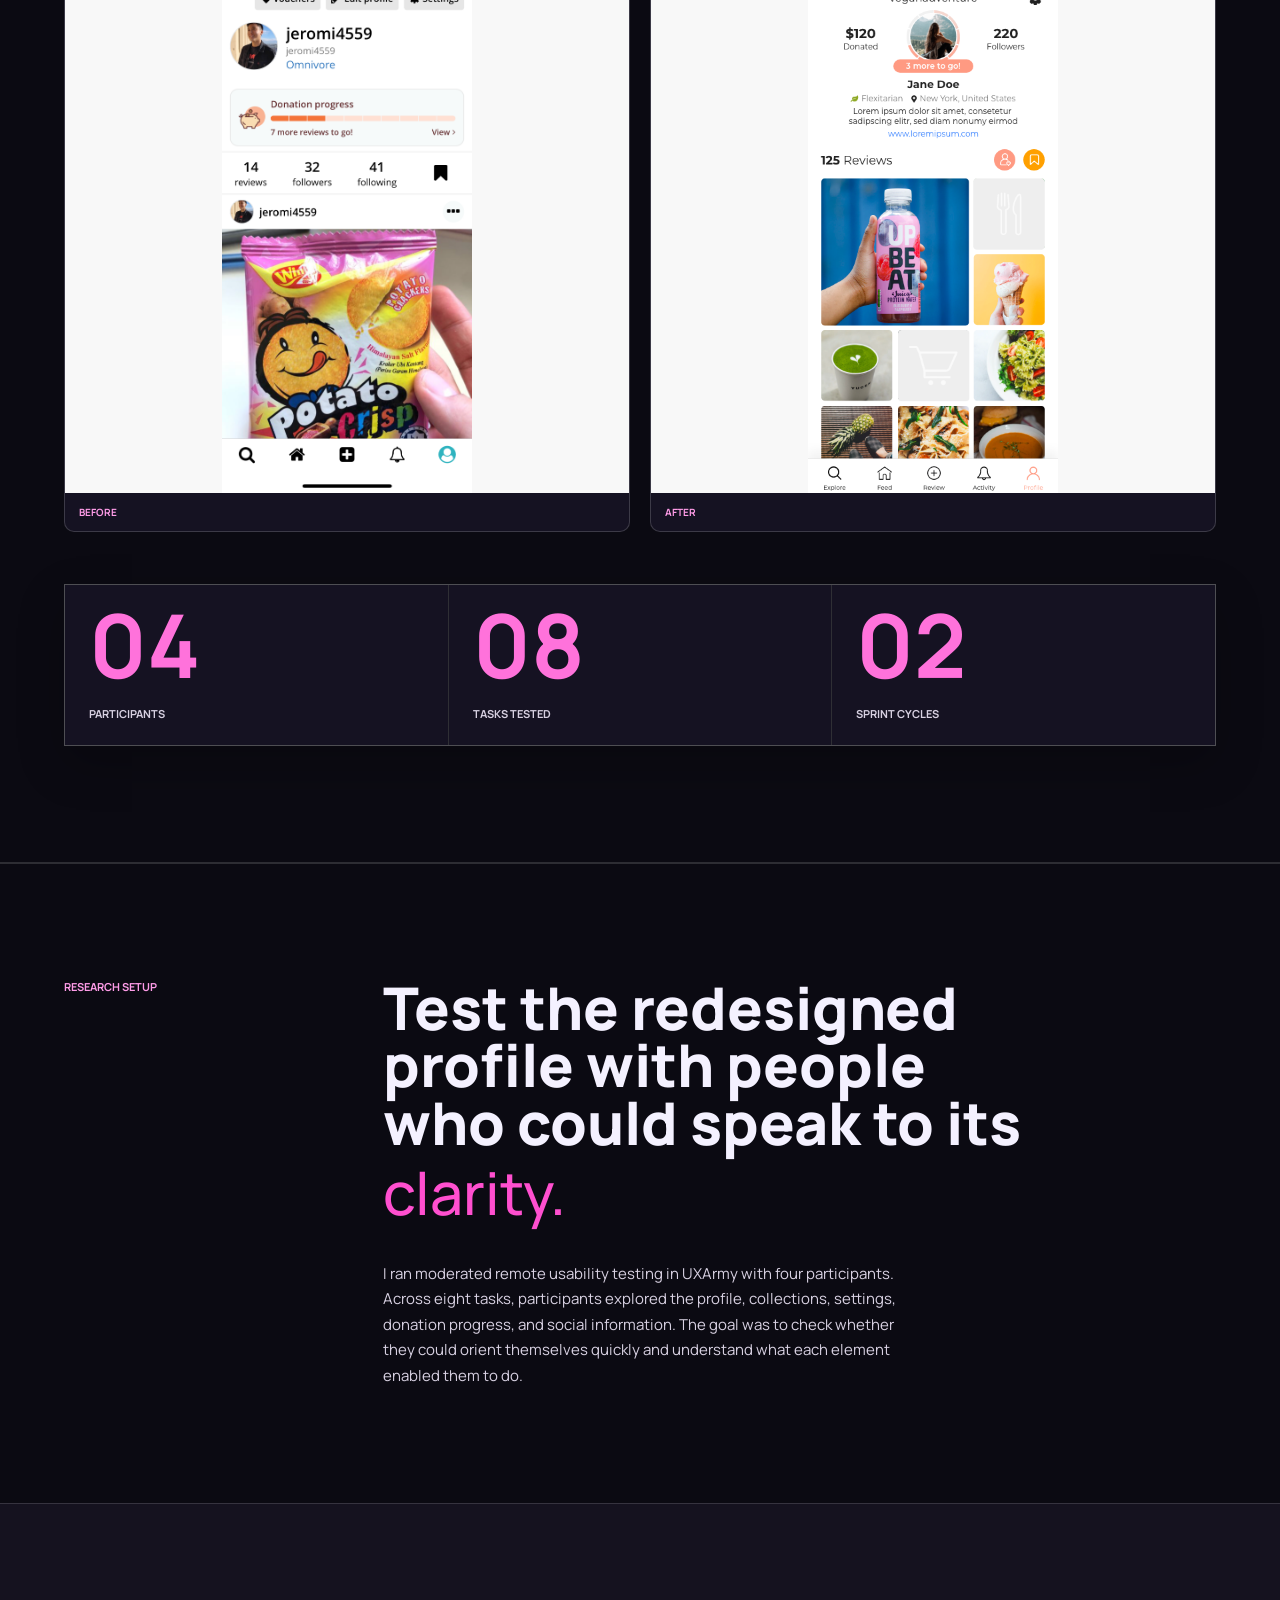
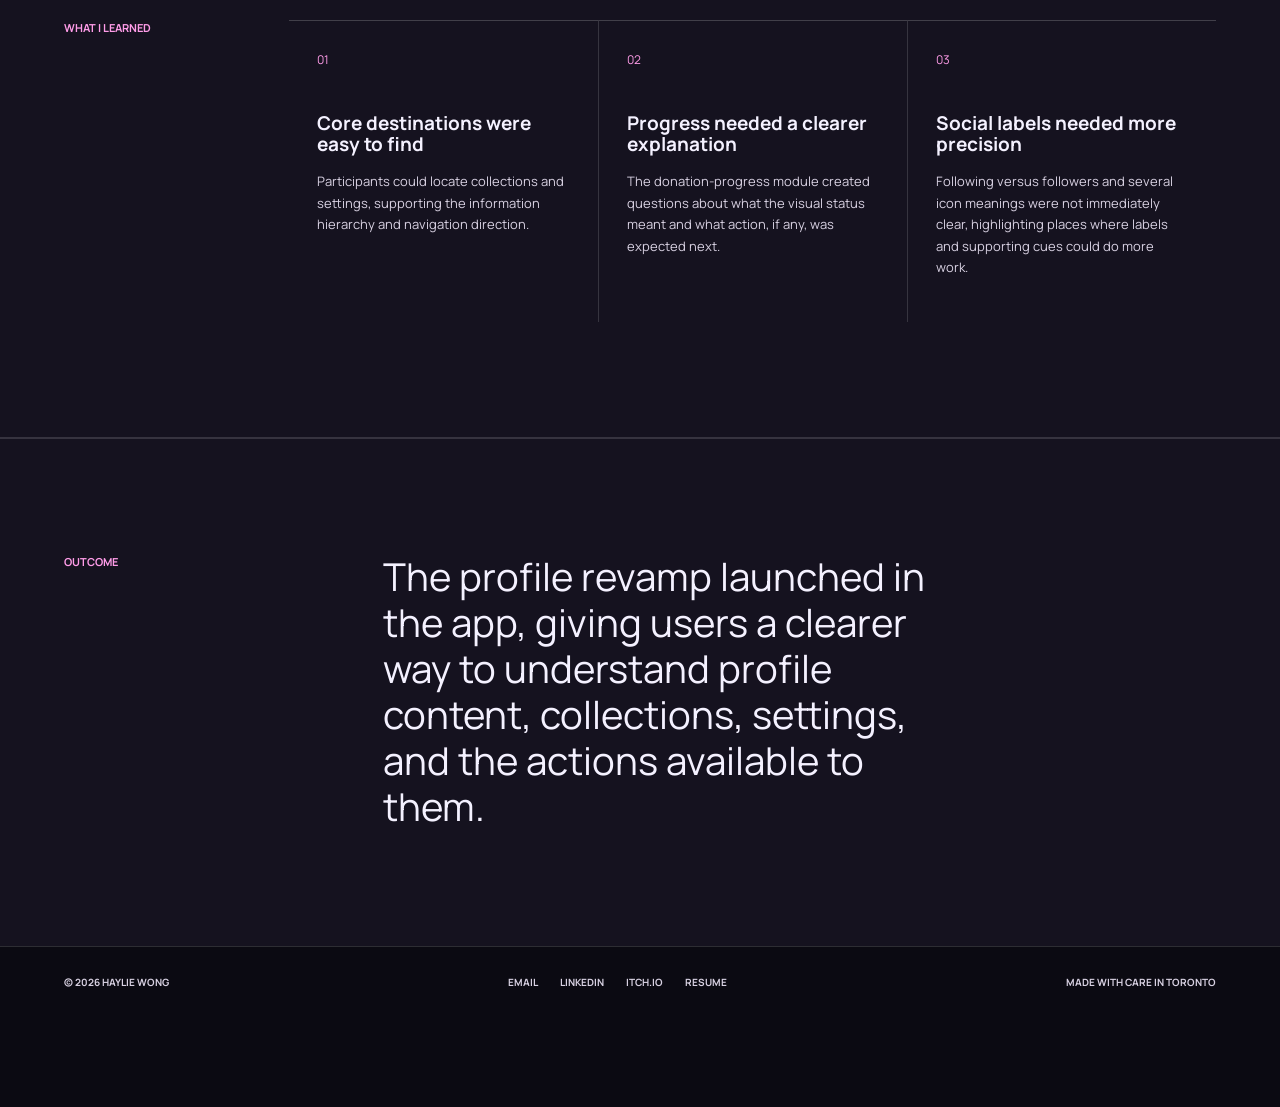
<file: case-study-2.html>
<!doctype html>
<html lang="en"><head><meta charset="UTF-8" /><meta name="viewport" content="width=device-width, initial-scale=1.0" /><meta name="description" content="abillion profile revamp case study by Haylie Wong." /><title>abillion Profile Revamp — Haylie Wong</title><link rel="preconnect" href="https://fonts.googleapis.com" /><link rel="preconnect" href="https://fonts.gstatic.com" crossorigin /><link href="https://fonts.googleapis.com/css2?family=Manrope:wght@400;500;600;700;800&display=swap" rel="stylesheet" /><link rel="stylesheet" href="styles.css?v=portfolio-merged-20260816c" /></head>
<body class="case-page signal-case"><div class="grain" aria-hidden="true"></div><main>
  <section class="case-hero"><button class="back-button" data-back-button>← <span>Back to home</span></button><div class="case-label">Case study / 02</div><h1>abillion<br /><em>Profile Revamp</em></h1><p class="case-lede">Translating a new brand system into a clearer profile experience.</p><div class="case-details"><span><b>Role</b>Sole UX Designer</span><span><b>Duration</b>2 sprints · 2–4 weeks</span><span><b>Tools</b>Figma · UXArmy</span></div><div class="case-visual case-hero-photo abillion-hero-photo"><img src="assets/case-studies/abillion-profile-after.png" alt="abillion redesigned profile screen" /></div></section>
  <section class="case-summary"><span>Overview</span><p>I led the UX design for abillion’s profile revamp, applying a new visual brand system across the profile experience for people creating and exploring vegan reviews.</p></section>
  <section class="case-section two-column"><span>Scope</span><div><h2>A profile is not one screen—it is a system of states, paths, and <em>expectations.</em></h2><p>I designed the end-to-end feature: personal profiles, personal empty states, other-user profiles, empty other-user profiles, creation, error, and offline states, plus settings and collections. I worked directly with stakeholders to align on concepts and deliver a build-ready direction.</p></div></section>
  <section class="case-section decisions"><span>Design delivery</span><div class="decision-list"><article><b>01</b><h3>Build a reusable system</h3><p>Created design-system patterns and components that carried the new brand through the profile feature.</p></article><article><b>02</b><h3>Make intent visible</h3><p>Used flows, wireframes, and prototypes to clarify content hierarchy, completion cues, and next actions.</p></article><article><b>03</b><h3>Prepare for production</h3><p>Delivered production-ready specifications so the feature could move from stakeholder approval to implementation.</p></article></div></section>
  <section class="case-showcase signal-showcase"><div class="showcase-copy"><span>Validation</span><h2>Testing the hierarchy with <em>real people.</em></h2><p>Before launch, I ran moderated remote testing in UXArmy with four participants across eight tasks. Participants could find collections and settings, while the sessions revealed ambiguity around donation progress, following versus followers, and some icon meanings to address before release.</p></div><div class="case-before-after"><figure><img src="assets/case-studies/abillion-profile-before.png" alt="abillion profile before the redesign" /><figcaption>Before</figcaption></figure><figure><img src="assets/case-studies/abillion-profile-after.png" alt="abillion profile after the redesign" /><figcaption>After</figcaption></figure></div><div class="case-metrics"><div><b>04</b><span>Participants</span></div><div><b>08</b><span>Tasks tested</span></div><div><b>02</b><span>Sprint cycles</span></div></div></section>
  <section class="case-section two-column usability-study"><span>Research setup</span><div><h2>Test the redesigned profile with people who could speak to its <em>clarity.</em></h2><p>I ran moderated remote usability testing in UXArmy with four participants. Across eight tasks, participants explored the profile, collections, settings, donation progress, and social information. The goal was to check whether they could orient themselves quickly and understand what each element enabled them to do.</p></div></section>
  <section class="case-section decisions usability-findings"><span>What I learned</span><div class="decision-list"><article><b>01</b><h3>Core destinations were easy to find</h3><p>Participants could locate collections and settings, supporting the information hierarchy and navigation direction.</p></article><article><b>02</b><h3>Progress needed a clearer explanation</h3><p>The donation-progress module created questions about what the visual status meant and what action, if any, was expected next.</p></article><article><b>03</b><h3>Social labels needed more precision</h3><p>Following versus followers and several icon meanings were not immediately clear, highlighting places where labels and supporting cues could do more work.</p></article></div></section>
  <section class="case-outcome"><span>Outcome</span><p>The profile revamp launched in the app, giving users a clearer way to understand profile content, collections, settings, and the actions available to them.</p></section>
</main><script src="script.js?v=portfolio-merged-20260816c"></script></body></html>
</file>
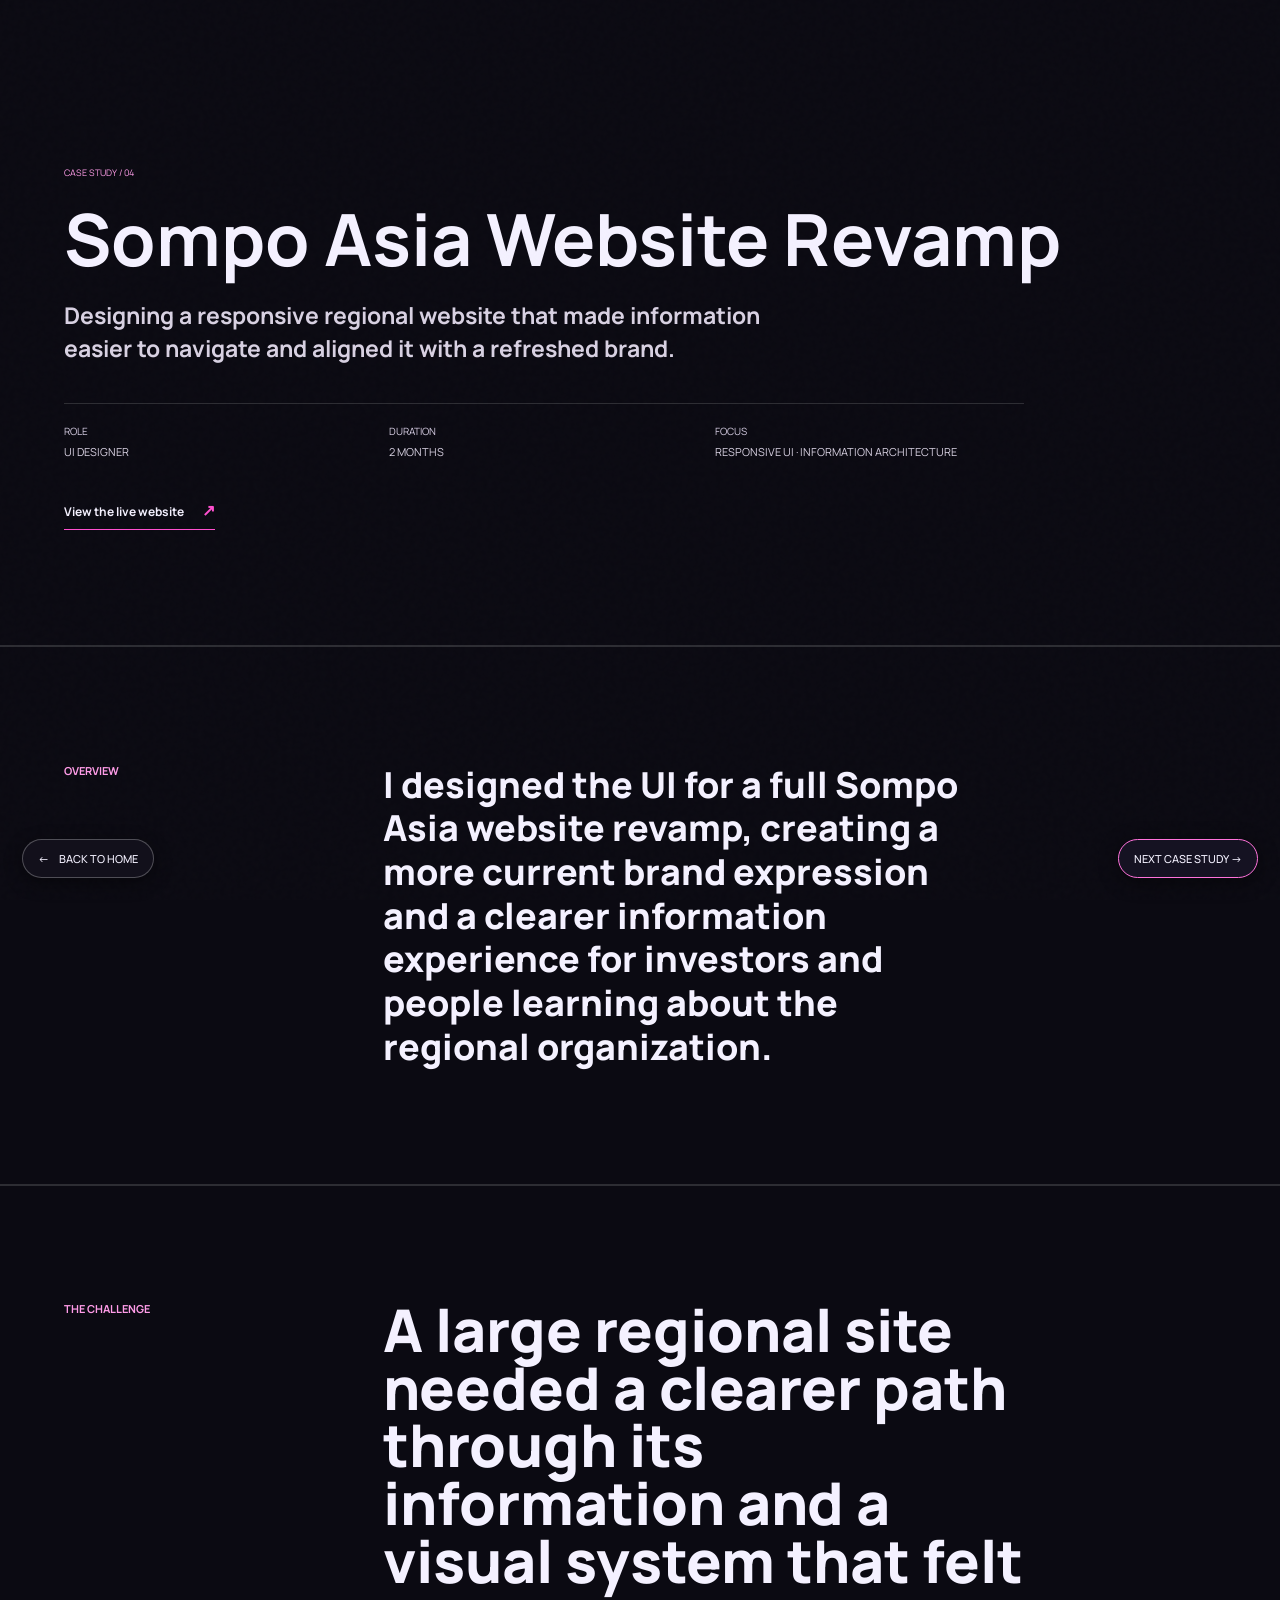
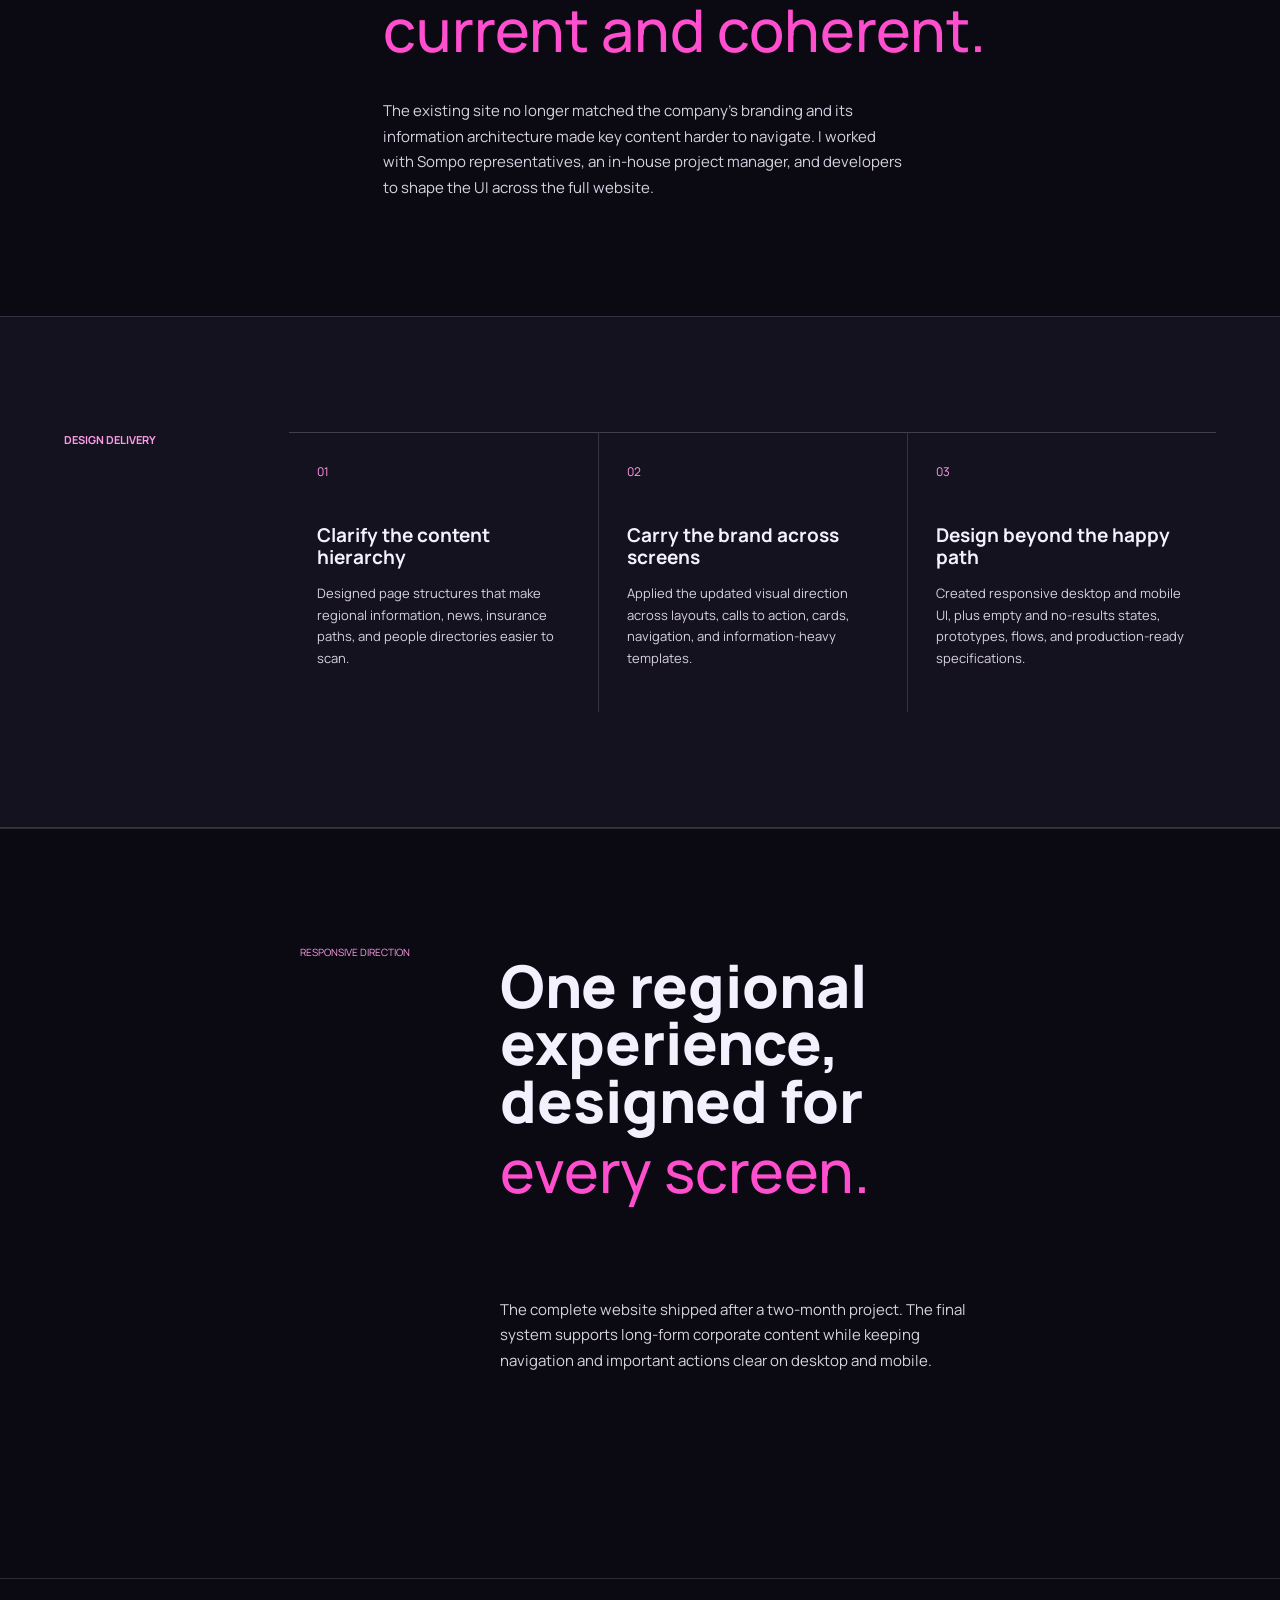
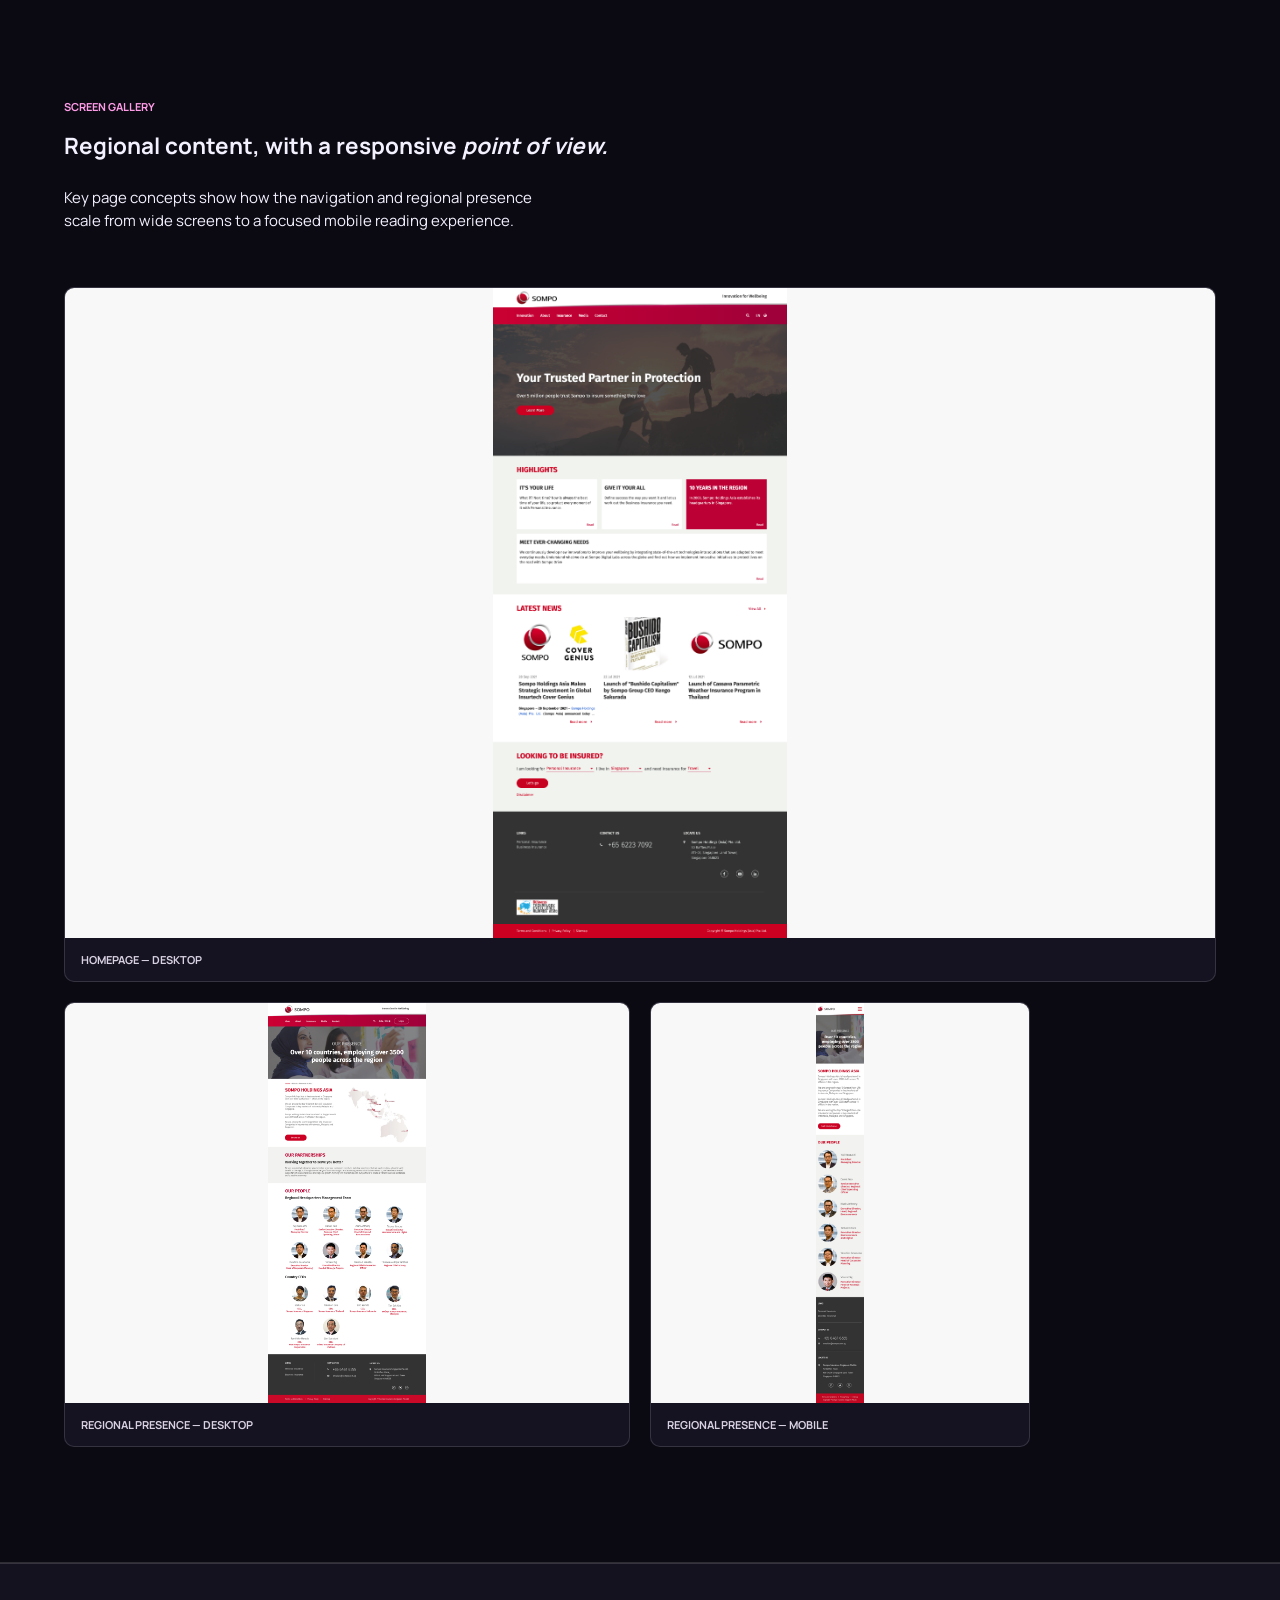
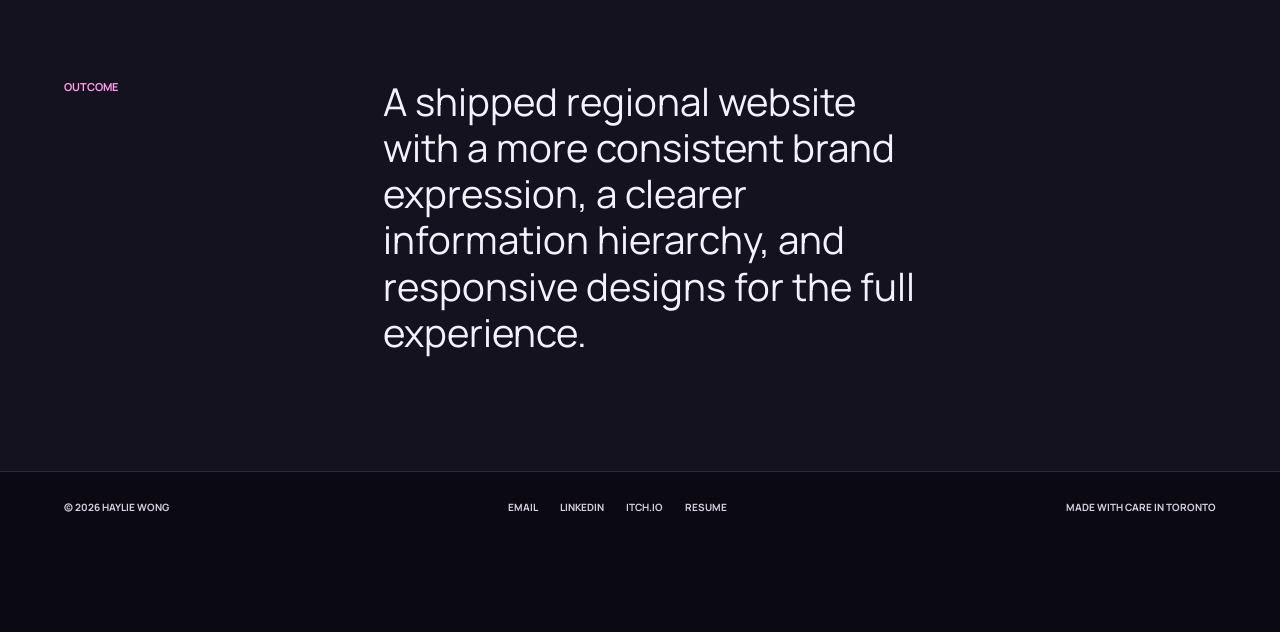
<file: case-study-4.html>
<!doctype html>
<html lang="en"><head><meta charset="UTF-8" /><meta name="viewport" content="width=device-width, initial-scale=1.0" /><meta name="description" content="Sompo Asia website revamp case study by Haylie Wong." /><title>Sompo Asia Website Revamp — Haylie Wong</title><link rel="preconnect" href="https://fonts.googleapis.com" /><link rel="preconnect" href="https://fonts.gstatic.com" crossorigin /><link href="https://fonts.googleapis.com/css2?family=Manrope:wght@400;500;600;700;800&display=swap" rel="stylesheet" /><link rel="stylesheet" href="styles.css?v=portfolio-merged-20260816c" /></head>
<body class="case-page sompo-case"><div class="grain" aria-hidden="true"></div><main>
  <section class="case-hero"><button class="back-button" data-back-button>← <span>Back to home</span></button><div class="case-label">Case study / 04</div><h1>Sompo Asia Website Revamp</h1><p class="case-lede">Designing a responsive regional website that made information easier to navigate and aligned it with a refreshed brand.</p><div class="case-details"><span><b>Role</b>UI Designer</span><span><b>Duration</b>2 months</span><span><b>Focus</b>Responsive UI · Information architecture</span></div><a class="case-live-link" href="https://www.sompo-apac.com/" target="_blank" rel="noopener noreferrer">View the live website <b>↗</b></a></section>
  <section class="case-summary"><span>Overview</span><p>I designed the UI for a full Sompo Asia website revamp, creating a more current brand expression and a clearer information experience for investors and people learning about the regional organization.</p></section>
  <section class="case-section two-column"><span>The challenge</span><div><h2>A large regional site needed a clearer path through its information and a visual system that felt <em>current and coherent.</em></h2><p>The existing site no longer matched the company’s branding and its information architecture made key content harder to navigate. I worked with Sompo representatives, an in-house project manager, and developers to shape the UI across the full website.</p></div></section>
  <section class="case-section decisions"><span>Design delivery</span><div class="decision-list"><article><b>01</b><h3>Clarify the content hierarchy</h3><p>Designed page structures that make regional information, news, insurance paths, and people directories easier to scan.</p></article><article><b>02</b><h3>Carry the brand across screens</h3><p>Applied the updated visual direction across layouts, calls to action, cards, navigation, and information-heavy templates.</p></article><article><b>03</b><h3>Design beyond the happy path</h3><p>Created responsive desktop and mobile UI, plus empty and no-results states, prototypes, flows, and production-ready specifications.</p></article></div></section>
  <section class="case-showcase"><div class="showcase-copy"><span>Responsive direction</span><h2>One regional experience, designed for <em>every screen.</em></h2><p>The complete website shipped after a two-month project. The final system supports long-form corporate content while keeping navigation and important actions clear on desktop and mobile.</p></div></section>
<section class="case-evidence evidence-sompo"><div class="evidence-heading"><span>Screen gallery</span><h2>Regional content, with a responsive <em>point of view.</em></h2><p>Key page concepts show how the navigation and regional presence scale from wide screens to a focused mobile reading experience.</p></div><div class="evidence-masonry"><figure class="evidence-wide"><img src="assets/case-studies/sompo-home-desktop.png" alt="Sompo Asia homepage desktop design" /><figcaption>Homepage — desktop</figcaption></figure><figure><img src="assets/case-studies/sompo-presence-desktop.jpg" alt="Sompo Asia regional presence page desktop design" /><figcaption>Regional presence — desktop</figcaption></figure><figure class="evidence-mobile"><img src="assets/case-studies/sompo-presence-mobile.jpg" alt="Sompo Asia regional presence page mobile design" /><figcaption>Regional presence — mobile</figcaption></figure></div></section>
  <section class="case-outcome"><span>Outcome</span><div><p>A shipped regional website with a more consistent brand expression, a clearer information hierarchy, and responsive designs for the full experience.</p></div></section>
</main><script src="script.js?v=portfolio-merged-20260816c"></script></body></html>
</file>
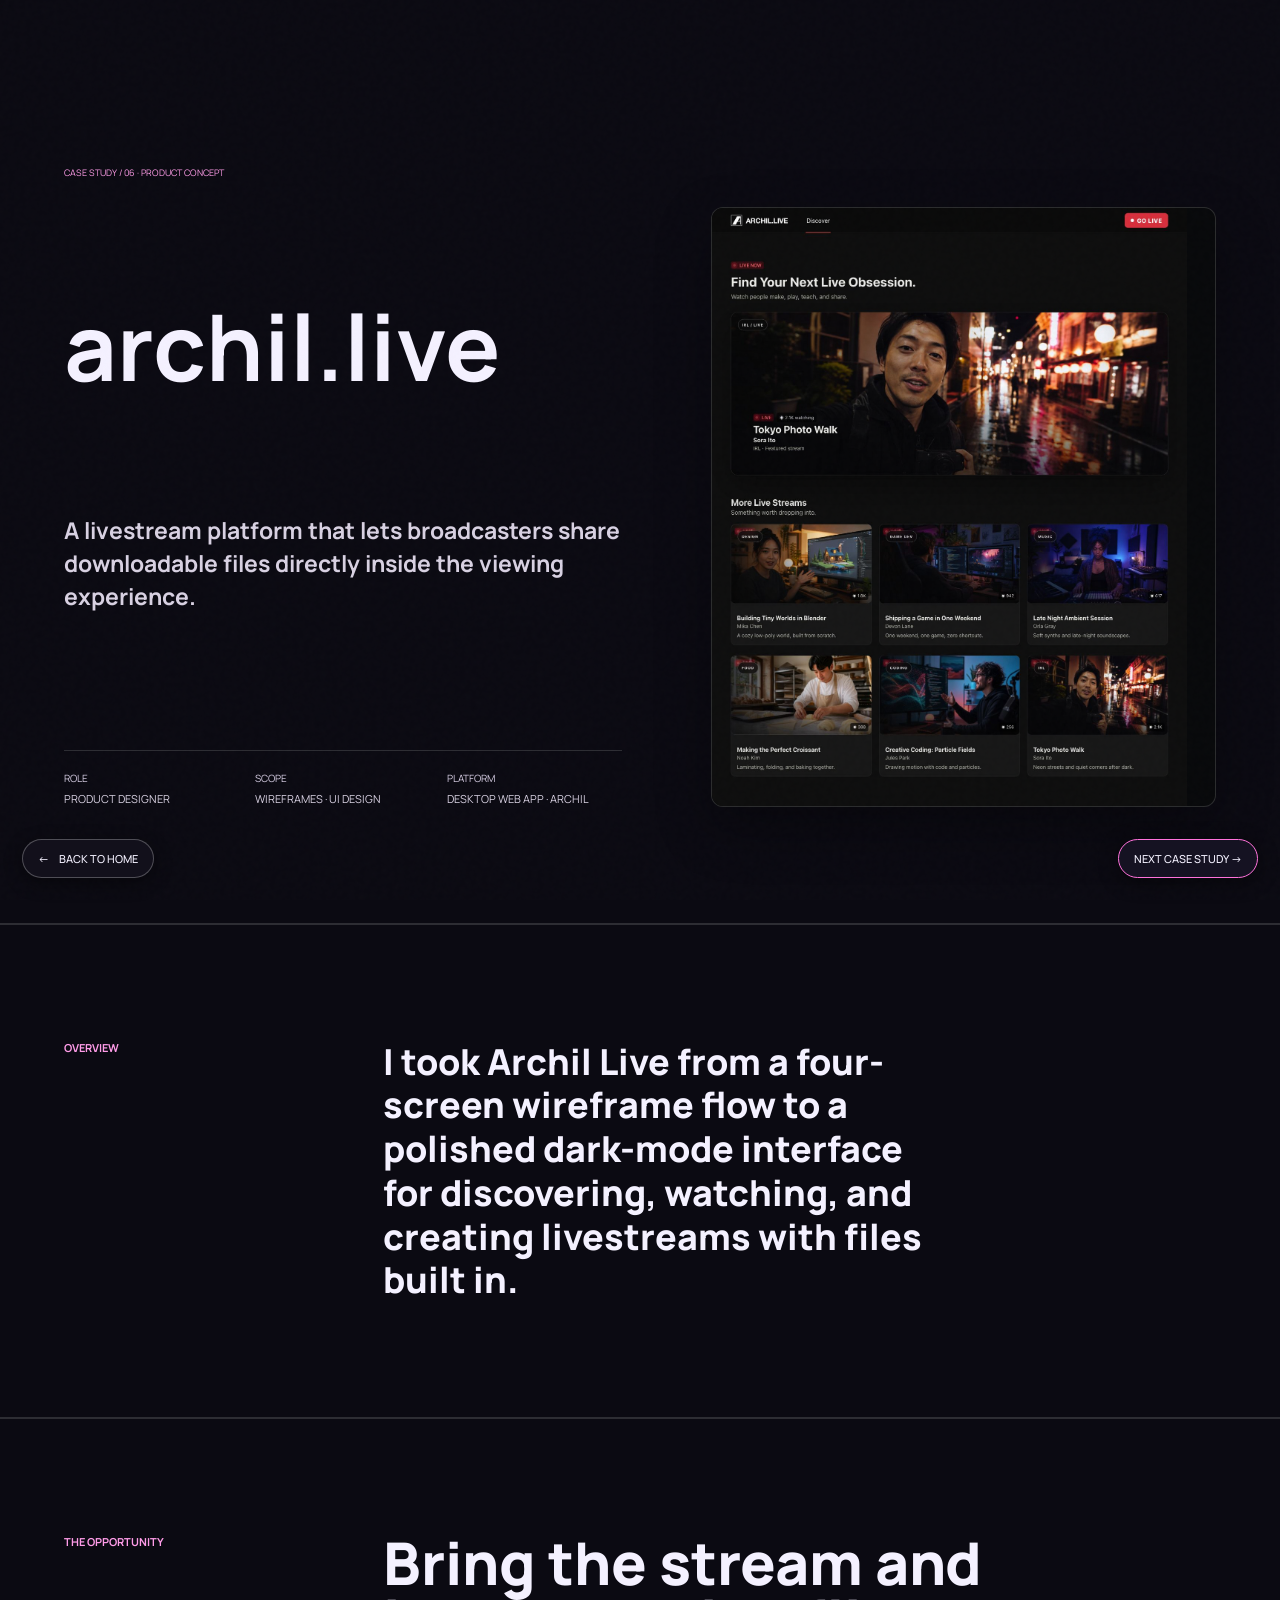
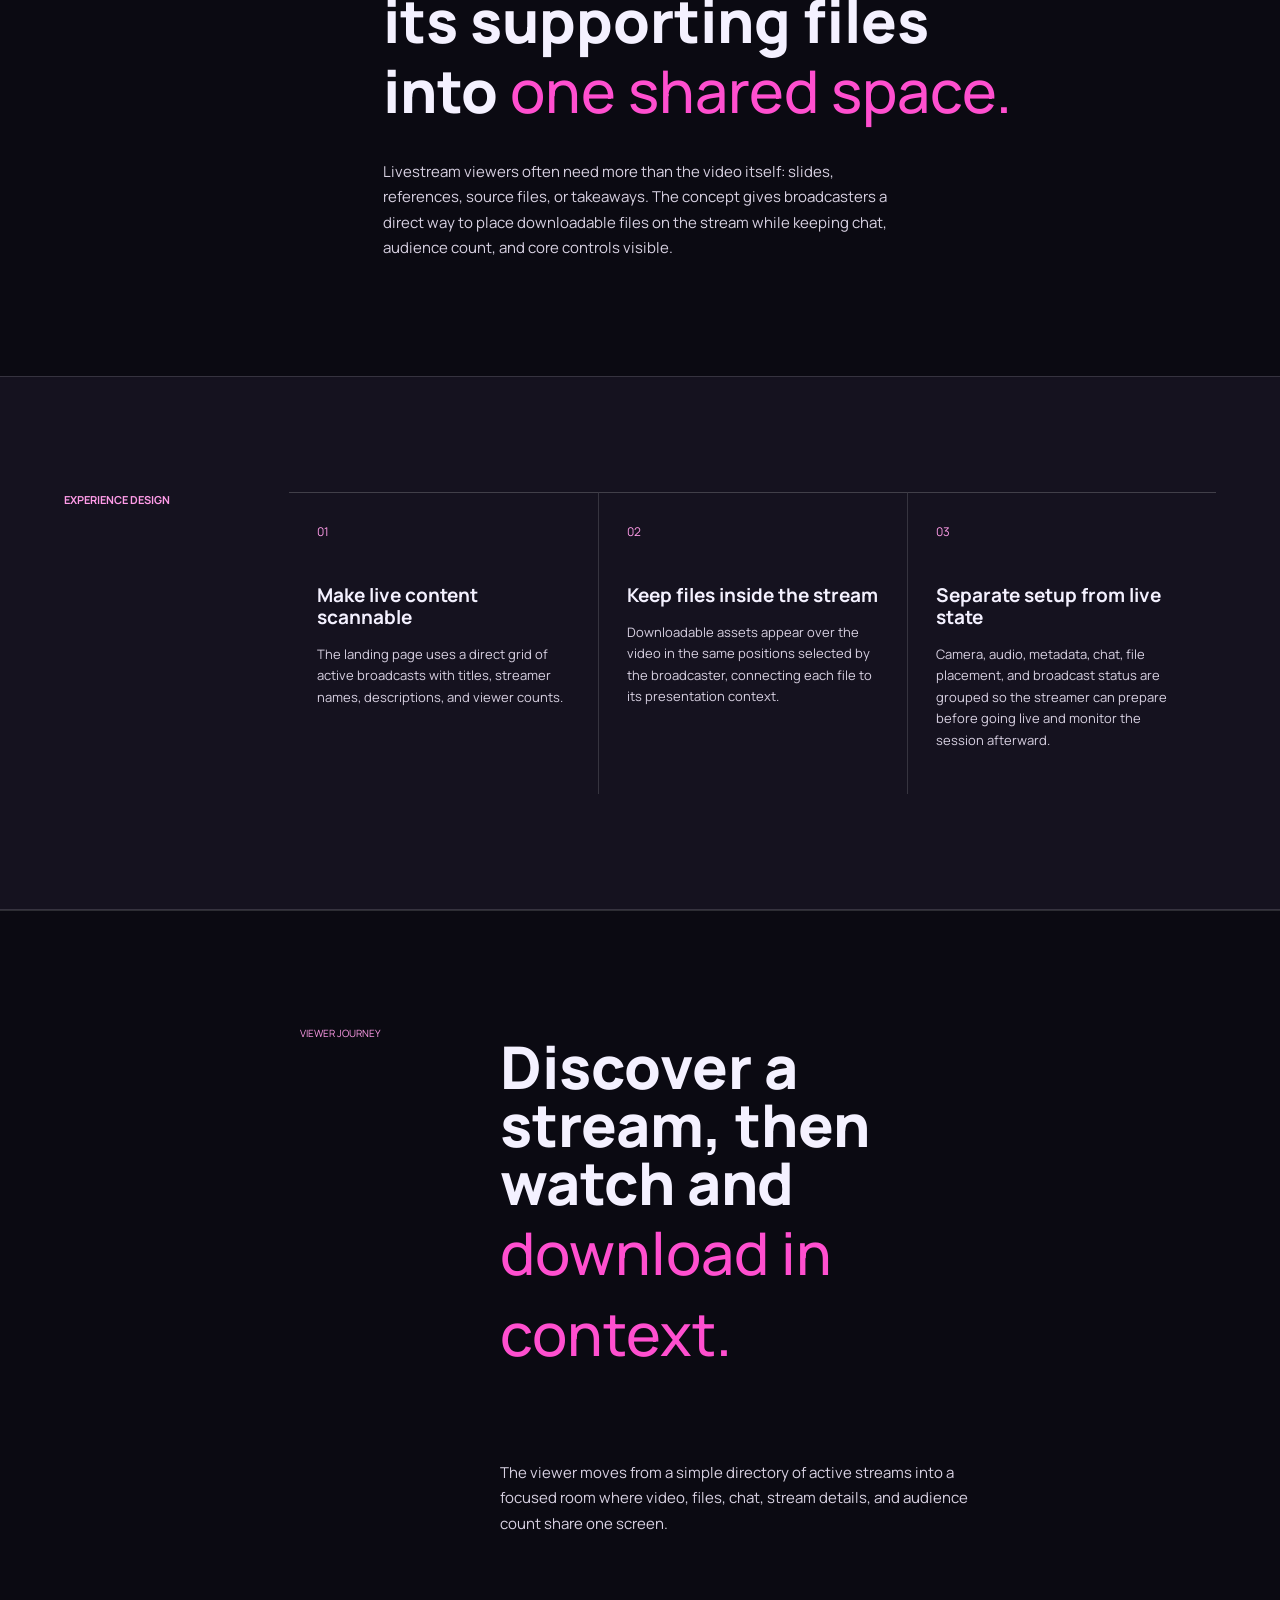
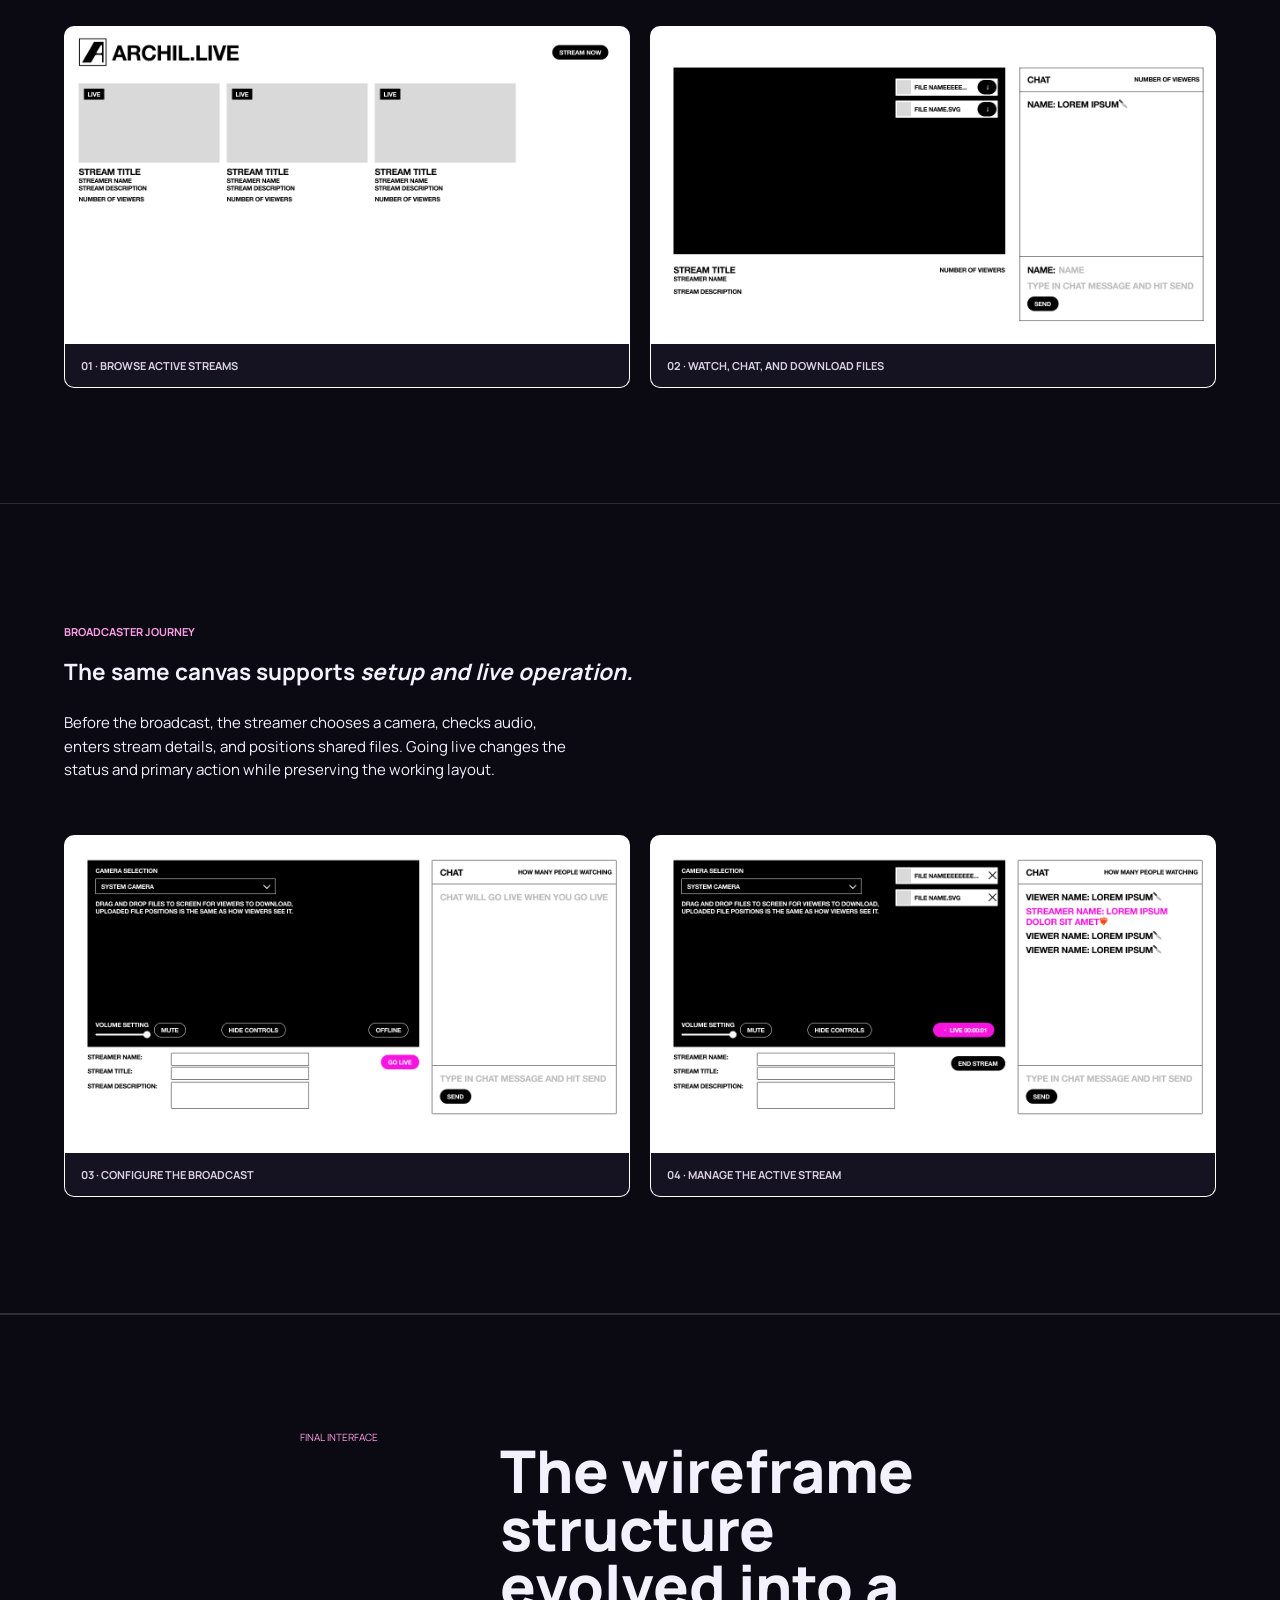
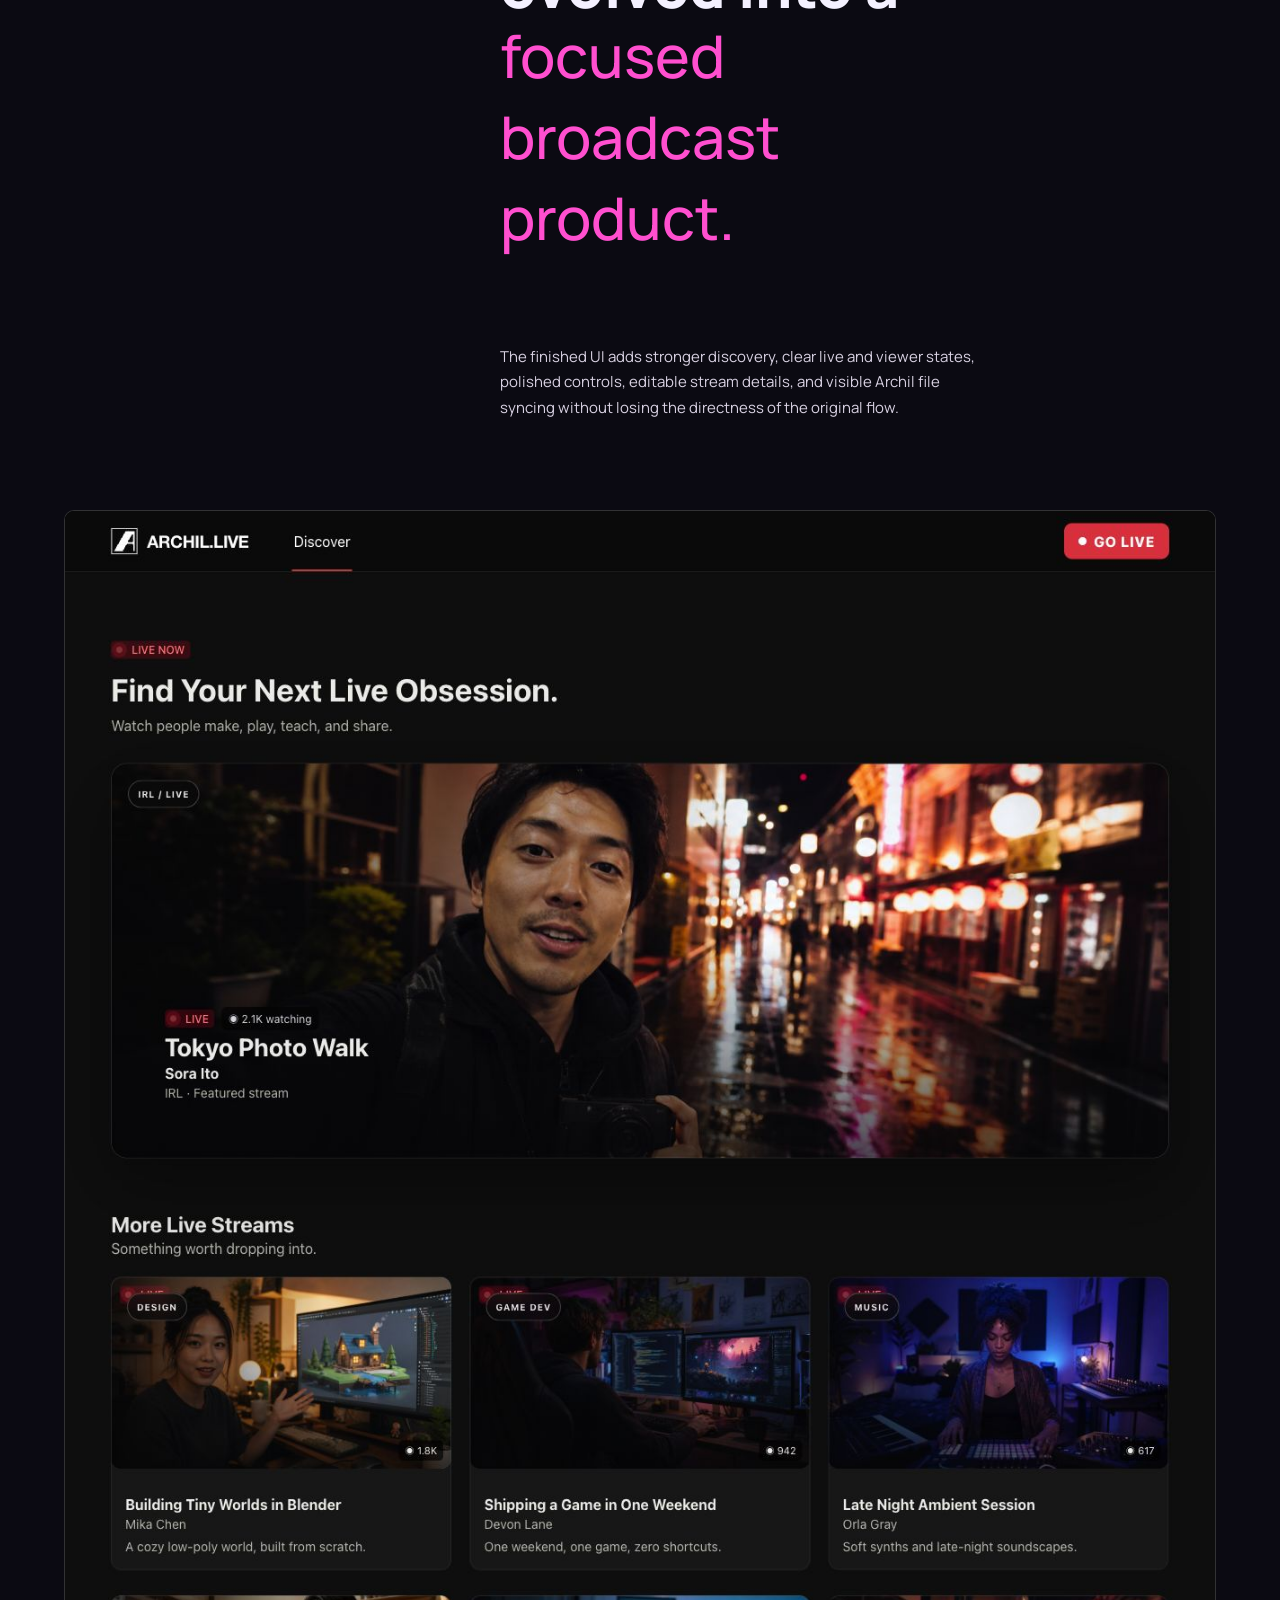
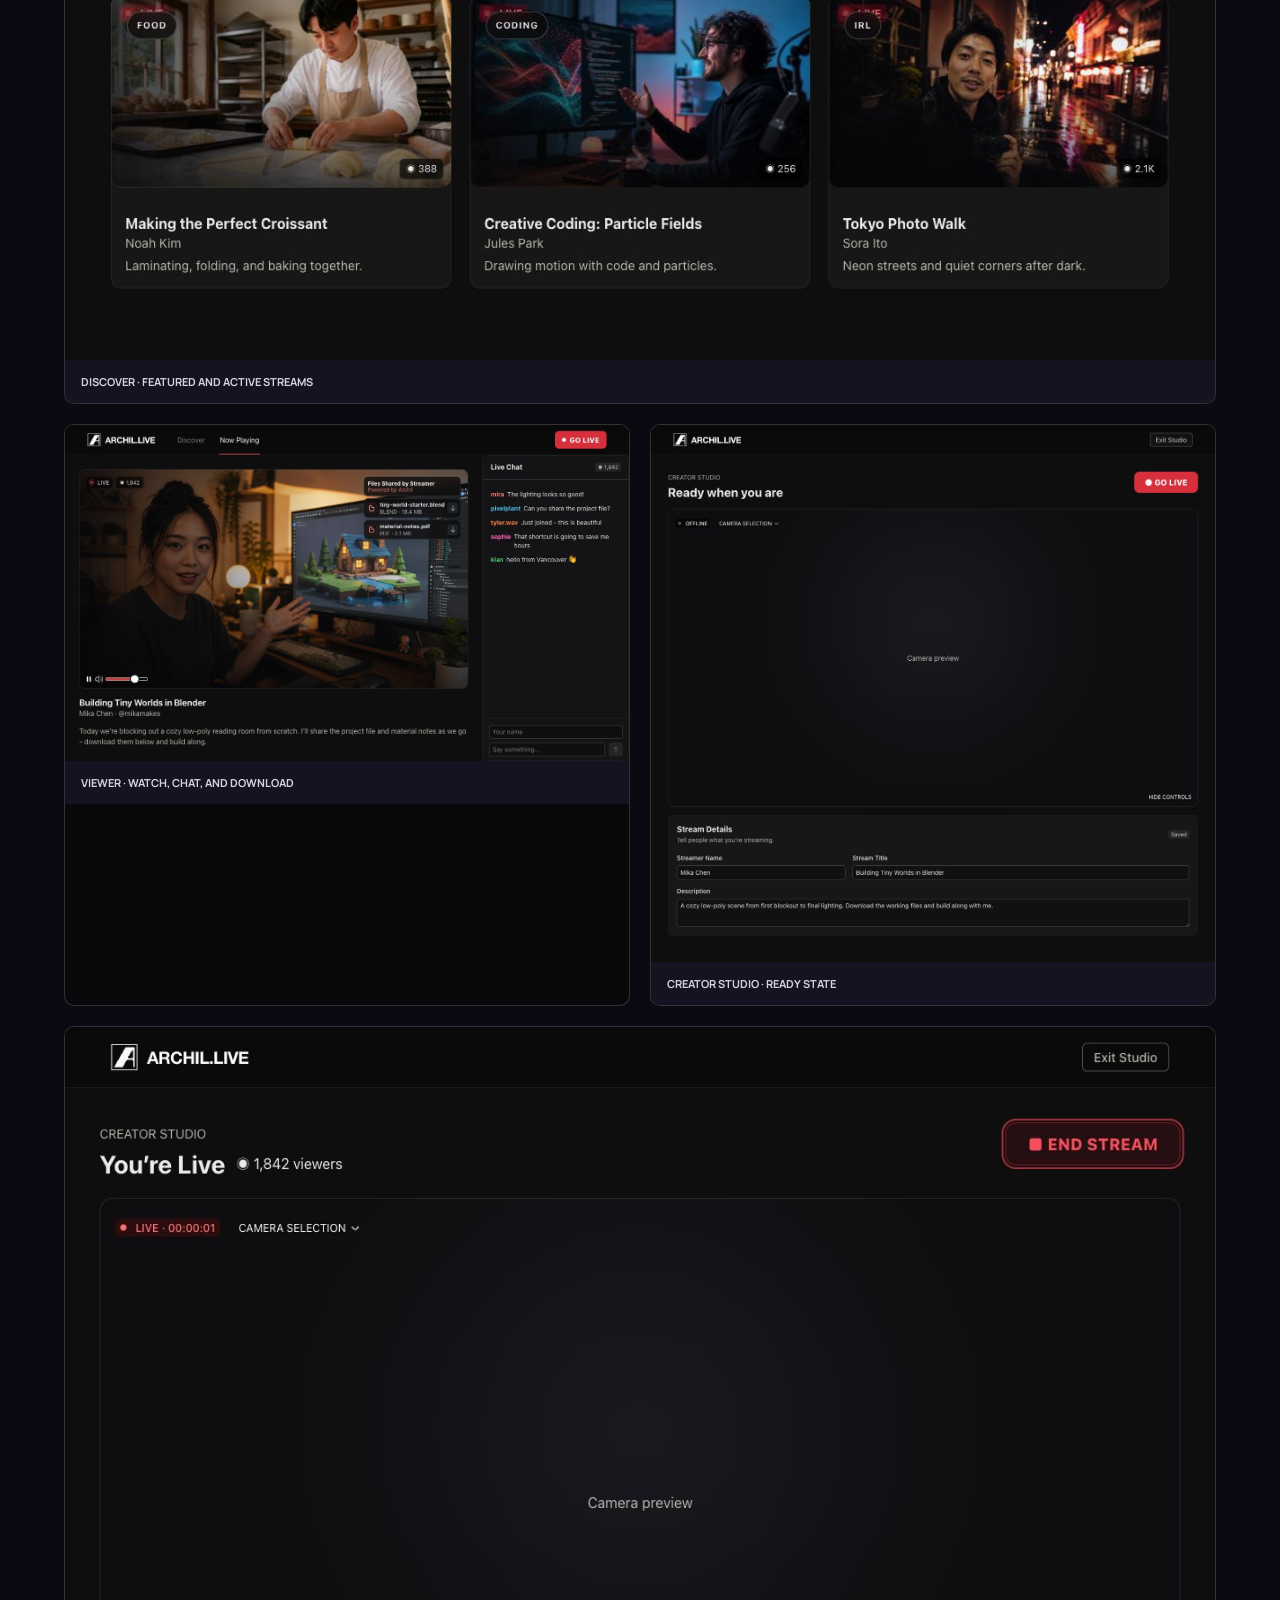
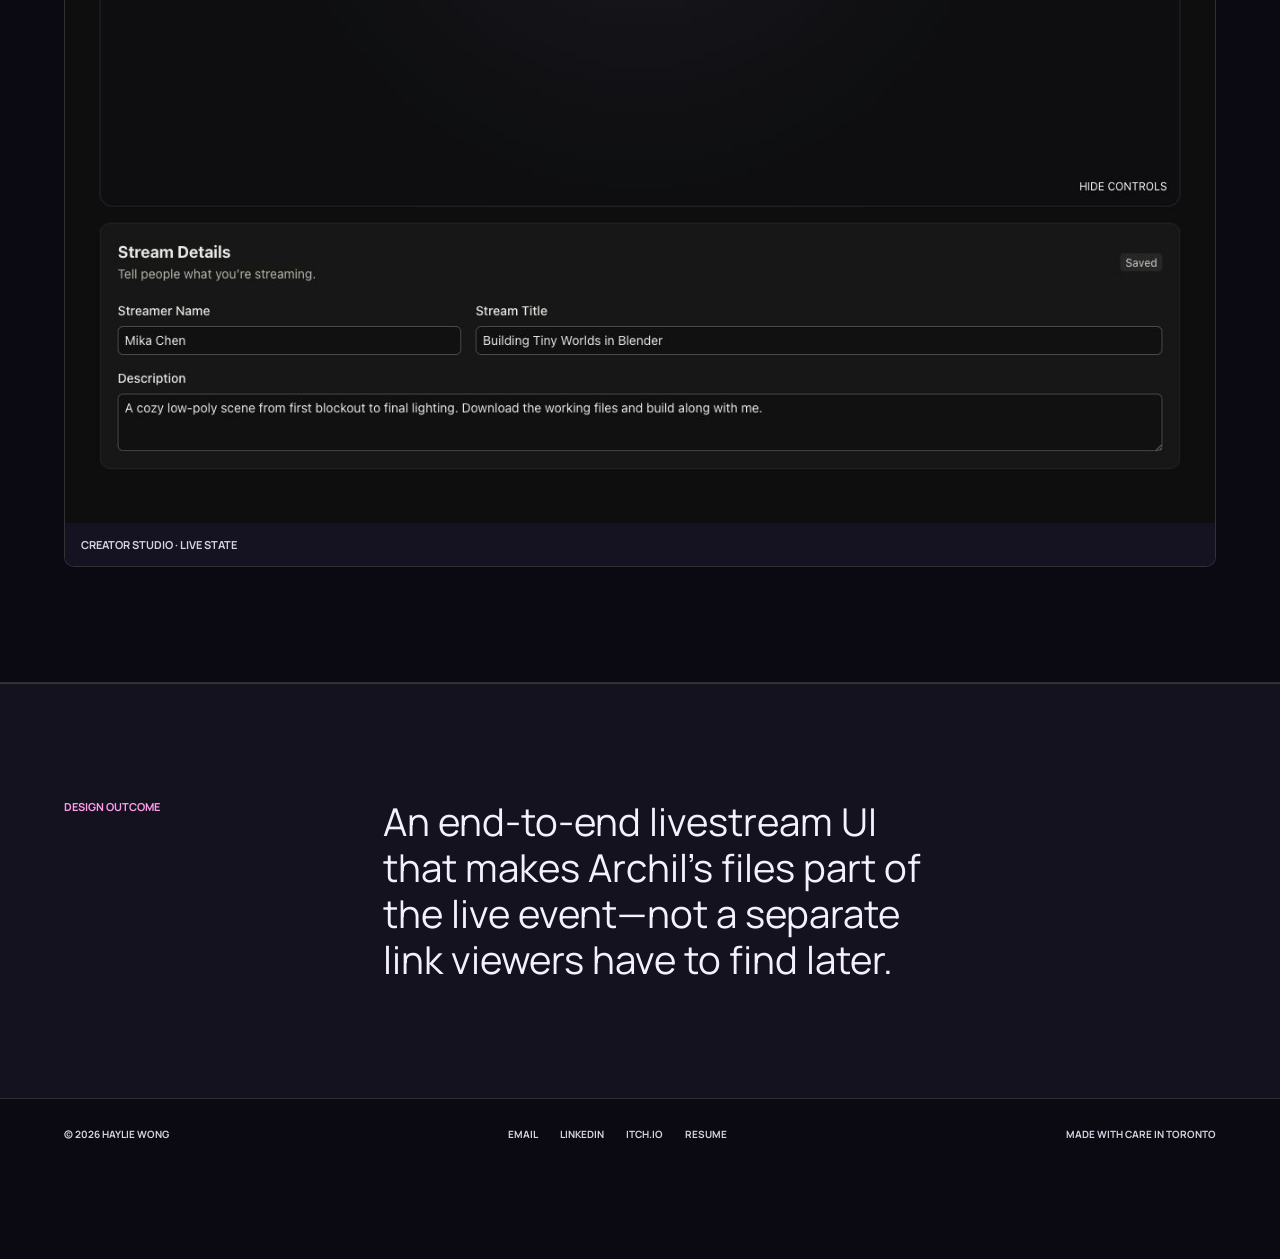
<file: case-study-6.html>
<!doctype html>
<html lang="en"><head><meta charset="UTF-8" /><meta name="viewport" content="width=device-width, initial-scale=1.0" /><meta name="description" content="archil.live livestream product design case study by Haylie Wong." /><title>archil.live — Haylie Wong</title><link rel="icon" href="favicon.svg" type="image/svg+xml" /><link rel="preconnect" href="https://fonts.googleapis.com" /><link rel="preconnect" href="https://fonts.gstatic.com" crossorigin /><link href="https://fonts.googleapis.com/css2?family=Manrope:wght@400;500;600;700;800&display=swap" rel="stylesheet" /><link rel="stylesheet" href="styles.css?v=portfolio-merged-20260816c" /></head>
<body class="case-page archil-case"><div class="grain" aria-hidden="true"></div><main>
  <section class="case-hero"><button class="back-button" data-back-button>← <span>Back to home</span></button><div class="case-label">Case study / 06 · Product concept</div><h1>archil.live</h1><p class="case-lede">A livestream platform that lets broadcasters share downloadable files directly inside the viewing experience.</p><div class="case-details"><span><b>Role</b>Product Designer</span><span><b>Scope</b>Wireframes · UI design</span><span><b>Platform</b>Desktop web app · Archil</span></div><div class="case-visual archil-hero-photo"><img src="assets/case-studies/archil-live-ui-discovery.png?v=20260816-2" alt="Finished archil.live discovery interface" /></div></section>
  <section class="case-summary"><span>Overview</span><p>I took Archil Live from a four-screen wireframe flow to a polished dark-mode interface for discovering, watching, and creating livestreams with files built in.</p></section>
  <section class="case-section two-column"><span>The opportunity</span><div><h2>Bring the stream and its supporting files into <em>one shared space.</em></h2><p>Livestream viewers often need more than the video itself: slides, references, source files, or takeaways. The concept gives broadcasters a direct way to place downloadable files on the stream while keeping chat, audience count, and core controls visible.</p></div></section>
  <section class="case-section decisions"><span>Experience design</span><div class="decision-list"><article><b>01</b><h3>Make live content scannable</h3><p>The landing page uses a direct grid of active broadcasts with titles, streamer names, descriptions, and viewer counts.</p></article><article><b>02</b><h3>Keep files inside the stream</h3><p>Downloadable assets appear over the video in the same positions selected by the broadcaster, connecting each file to its presentation context.</p></article><article><b>03</b><h3>Separate setup from live state</h3><p>Camera, audio, metadata, chat, file placement, and broadcast status are grouped so the streamer can prepare before going live and monitor the session afterward.</p></article></div></section>
  <section class="case-showcase"><div class="showcase-copy"><span>Viewer journey</span><h2>Discover a stream, then watch and <em>download in context.</em></h2><p>The viewer moves from a simple directory of active streams into a focused room where video, files, chat, stream details, and audience count share one screen.</p></div><div class="archil-wireframe-grid"><figure><img src="assets/case-studies/archil-live-01-discovery.png" alt="Wireframe of the Archil Live stream discovery page" /><figcaption>01 · Browse active streams</figcaption></figure><figure><img src="assets/case-studies/archil-live-02-viewer.png" alt="Wireframe of the Archil Live viewer page with downloadable files and chat" /><figcaption>02 · Watch, chat, and download files</figcaption></figure></div></section>
  <section class="case-evidence archil-flow"><div class="evidence-heading"><span>Broadcaster journey</span><h2>The same canvas supports <em>setup and live operation.</em></h2><p>Before the broadcast, the streamer chooses a camera, checks audio, enters stream details, and positions shared files. Going live changes the status and primary action while preserving the working layout.</p></div><div class="archil-wireframe-grid"><figure><img src="assets/case-studies/archil-live-03-setup.png" alt="Wireframe of the Archil Live broadcaster setup state" /><figcaption>03 · Configure the broadcast</figcaption></figure><figure><img src="assets/case-studies/archil-live-04-live.png" alt="Wireframe of the Archil Live broadcaster live state" /><figcaption>04 · Manage the active stream</figcaption></figure></div></section>
  <section class="case-showcase archil-final-ui"><div class="showcase-copy"><span>Final interface</span><h2>The wireframe structure evolved into a <em>focused broadcast product.</em></h2><p>The finished UI adds stronger discovery, clear live and viewer states, polished controls, editable stream details, and visible Archil file syncing without losing the directness of the original flow.</p></div><div class="archil-ui-gallery"><figure class="archil-ui-wide"><img src="assets/case-studies/archil-live-ui-discovery.png?v=20260816-2" alt="Final Archil Live discovery interface with a featured broadcast and stream grid" /><figcaption>Discover · Featured and active streams</figcaption></figure><figure><img src="assets/case-studies/archil-live-ui-viewer.png?v=20260816-2" alt="Final Archil Live viewer interface with shared files and live chat" /><figcaption>Viewer · Watch, chat, and download</figcaption></figure><figure><img src="assets/case-studies/archil-live-ui-studio.png?v=20260816-2" alt="Final Archil Live creator studio before going live" /><figcaption>Creator Studio · Ready state</figcaption></figure><figure class="archil-ui-wide"><img src="assets/case-studies/archil-live-ui-live.png?v=20260816-2" alt="Final Archil Live creator studio during an active broadcast" /><figcaption>Creator Studio · Live state</figcaption></figure></div></section>
  <section class="case-outcome"><span>Design outcome</span><p>An end-to-end livestream UI that makes Archil’s files part of the live event—not a separate link viewers have to find later.</p></section>
</main><script src="script.js?v=portfolio-merged-20260816c"></script></body></html>
</file>
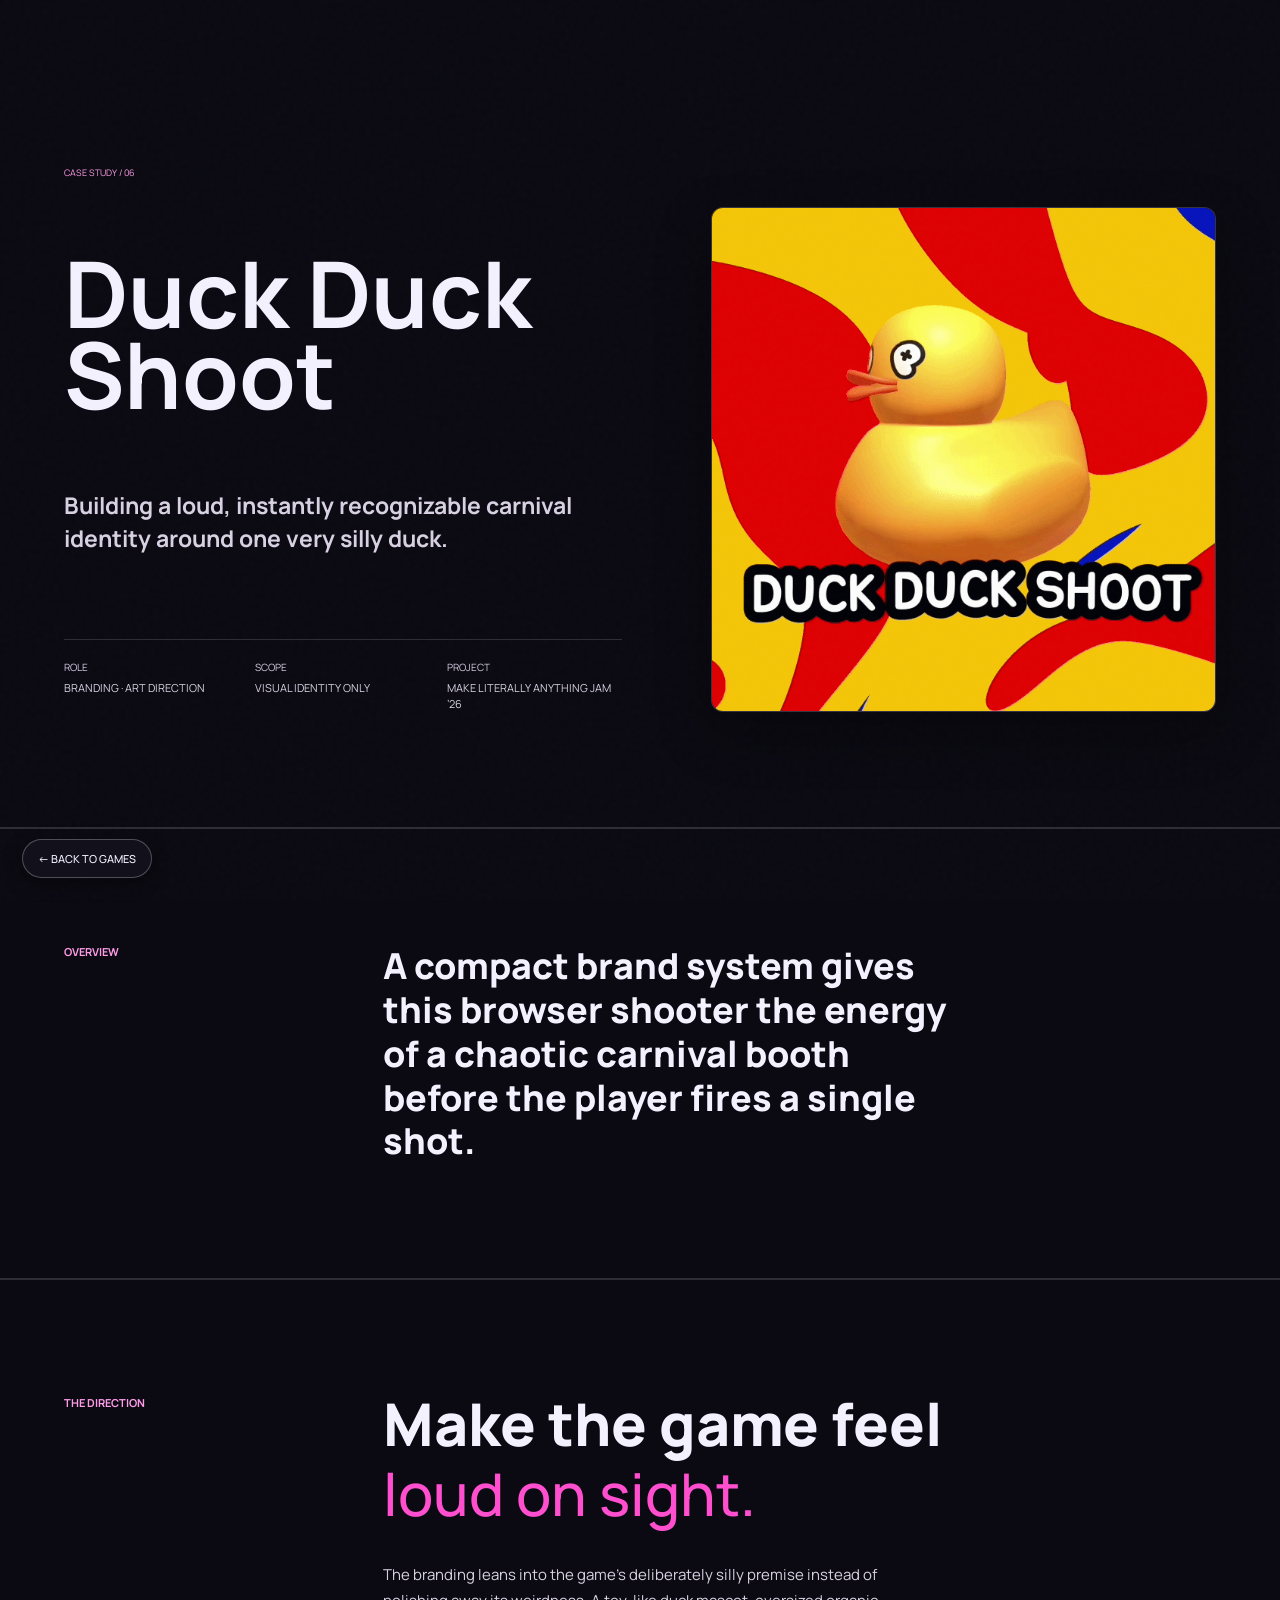
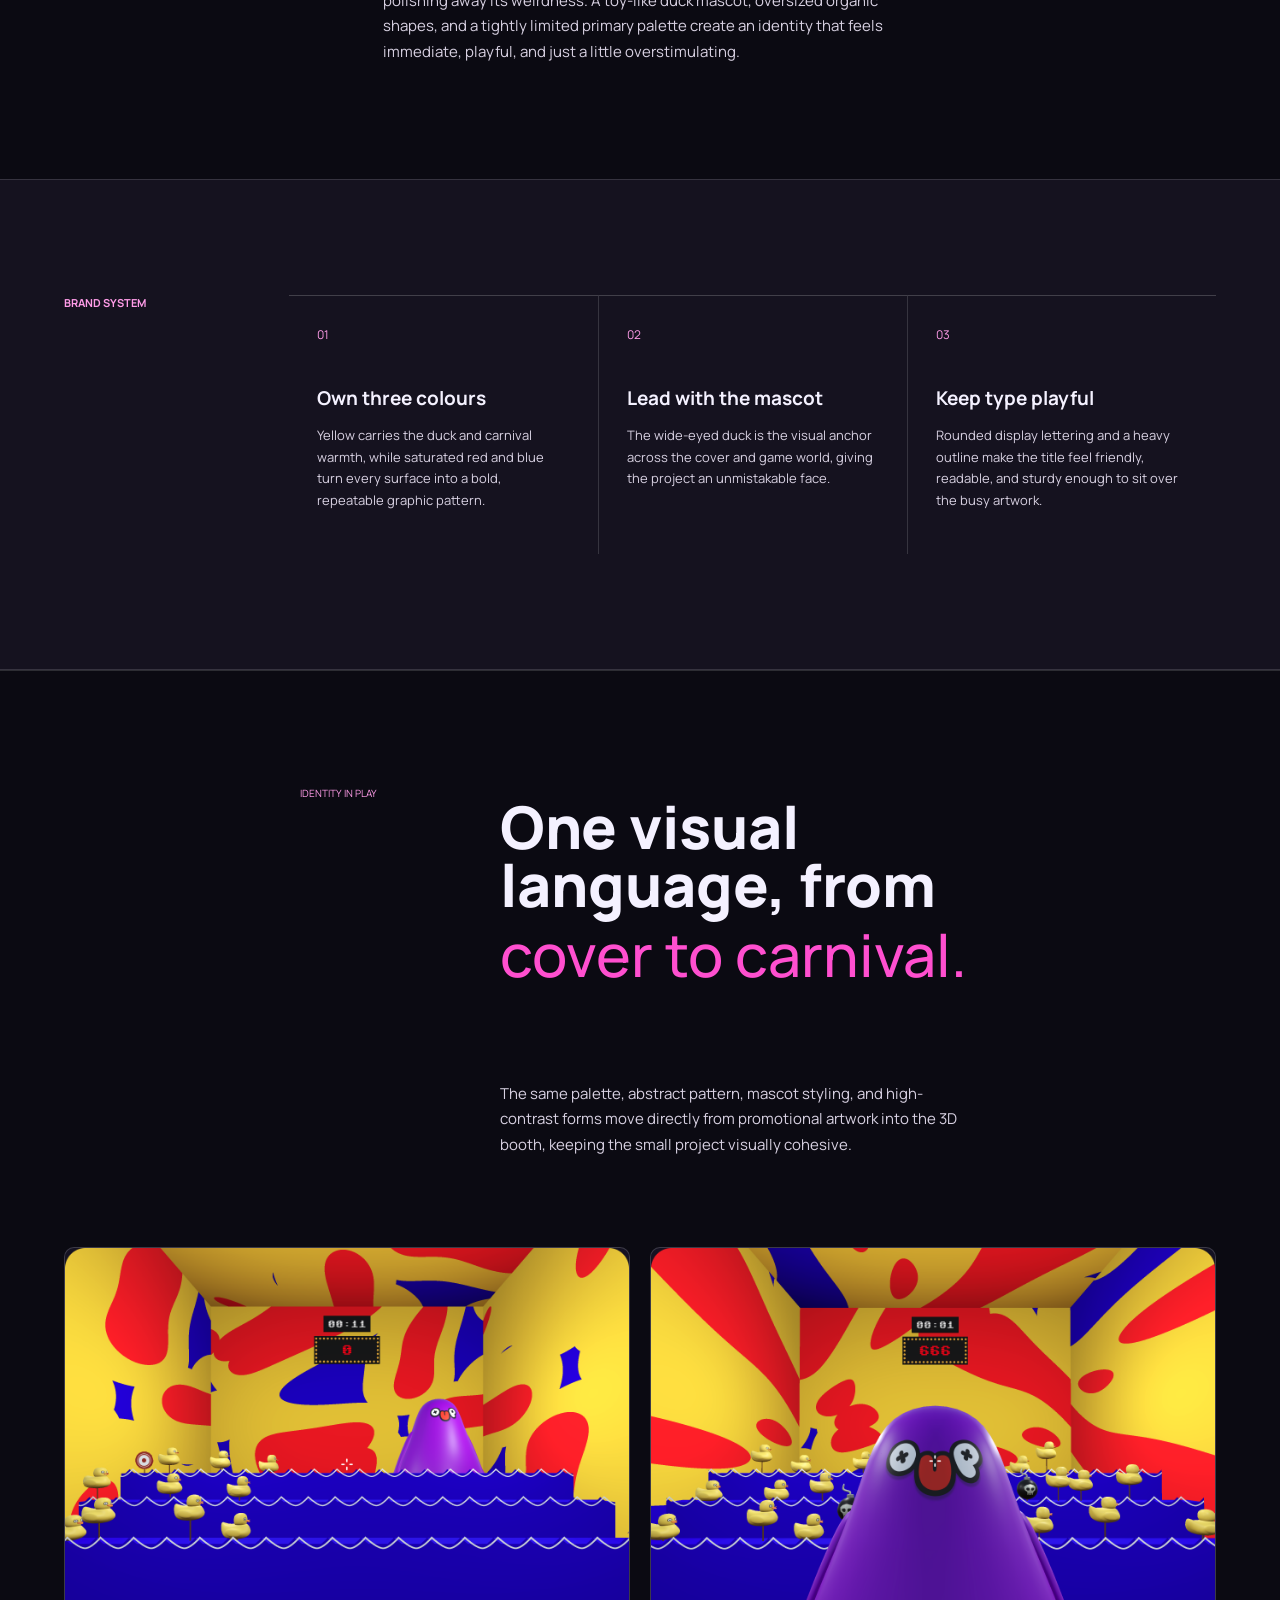
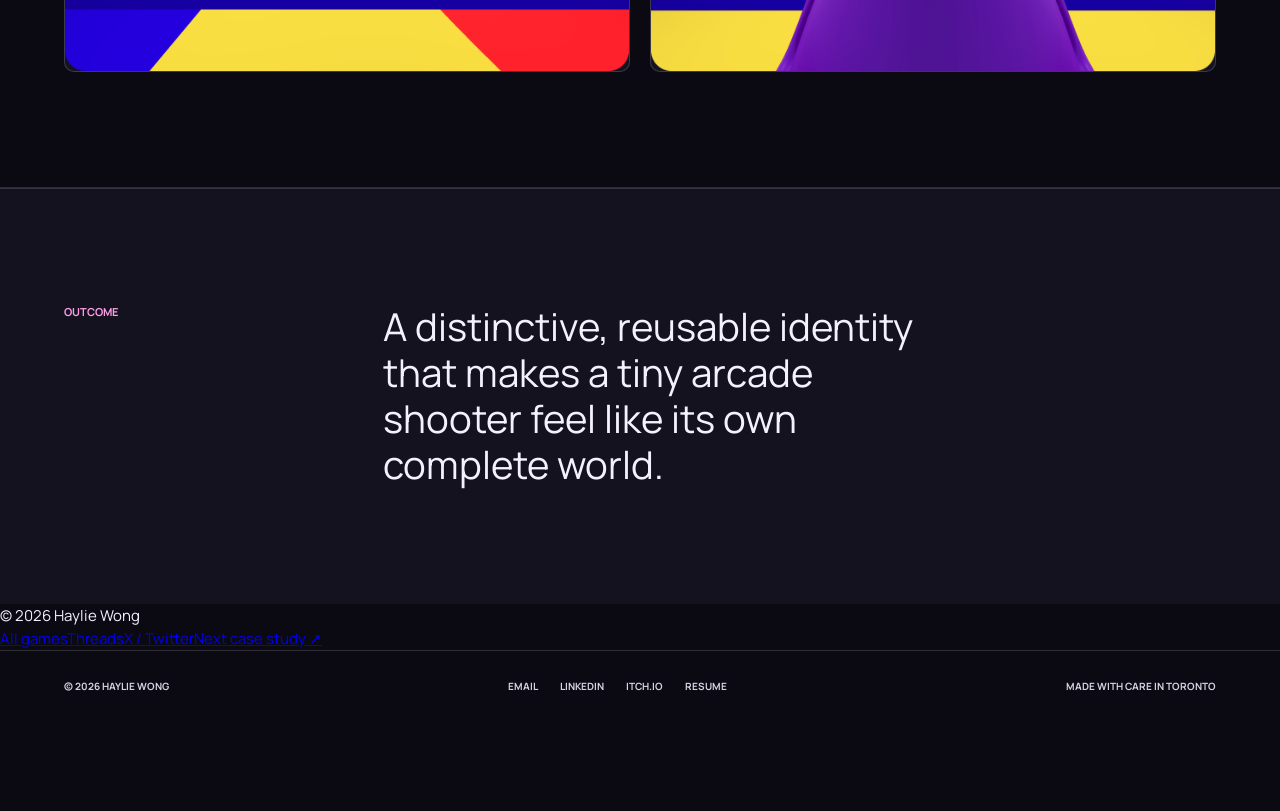
<file: duck-duck-shoot.html>
<!doctype html><html lang="en"><head><meta charset="UTF-8" /><meta name="viewport" content="width=device-width, initial-scale=1.0" /><meta name="description" content="Duck Duck Shoot game branding case study by Haylie Wong." /><title>Duck Duck Shoot — Haylie Wong</title><link rel="preconnect" href="https://fonts.googleapis.com" /><link rel="preconnect" href="https://fonts.gstatic.com" crossorigin /><link href="https://fonts.googleapis.com/css2?family=Manrope:wght@400;500;600;700;800&display=swap" rel="stylesheet" /><link rel="stylesheet" href="styles.css?v=portfolio-merged-20260816c" /></head>
<body class="case-page"><a class="skip-link" href="#main-content">Skip to content</a><div class="grain" aria-hidden="true"></div><main id="main-content">
  <section class="case-hero"><button class="back-button" data-back>← Back to games</button><div class="case-label">Case study / 06</div><h1>Duck Duck Shoot</h1><p class="case-lede">Building a loud, instantly recognizable carnival identity around one very silly duck.</p><div class="case-details"><span><b>Role</b>Branding · Art direction</span><span><b>Scope</b>Visual identity only</span><span><b>Project</b>Make Literally Anything Jam ’26</span></div><div class="case-visual case-hero-photo"><img src="assets/duck-duck-shoot-cover.gif" alt="Animated Duck Duck Shoot cover artwork" /></div></section>
  <section class="case-summary"><span>Overview</span><p>A compact brand system gives this browser shooter the energy of a chaotic carnival booth before the player fires a single shot.</p></section>
  <section class="case-section two-column"><span>The direction</span><div><h2>Make the game feel <em>loud on sight.</em></h2><p>The branding leans into the game’s deliberately silly premise instead of polishing away its weirdness. A toy-like duck mascot, oversized organic shapes, and a tightly limited primary palette create an identity that feels immediate, playful, and just a little overstimulating.</p></div></section>
  <section class="case-section decisions"><span>Brand system</span><div class="decision-list"><article><b>01</b><h3>Own three colours</h3><p>Yellow carries the duck and carnival warmth, while saturated red and blue turn every surface into a bold, repeatable graphic pattern.</p></article><article><b>02</b><h3>Lead with the mascot</h3><p>The wide-eyed duck is the visual anchor across the cover and game world, giving the project an unmistakable face.</p></article><article><b>03</b><h3>Keep type playful</h3><p>Rounded display lettering and a heavy outline make the title feel friendly, readable, and sturdy enough to sit over the busy artwork.</p></article></div></section>
  <section class="case-showcase"><div class="showcase-copy"><span>Identity in play</span><h2>One visual language, from <em>cover to carnival.</em></h2><p>The same palette, abstract pattern, mascot styling, and high-contrast forms move directly from promotional artwork into the 3D booth, keeping the small project visually cohesive.</p></div><div class="case-image-grid"><img src="assets/case-studies/duck-duck-shoot-gameplay.png" alt="Duck Duck Shoot carnival booth using the yellow, red, and blue brand palette" /><img src="assets/case-studies/duck-duck-shoot-branding.png" alt="Duck Duck Shoot purple mascot surrounded by ducks and branded carnival graphics" /></div></section>
  <section class="case-outcome"><span>Outcome</span><p>A distinctive, reusable identity that makes a tiny arcade shooter feel like its own complete world.</p><a href="https://szzzeler.itch.io/duck-duck-shoot" target="_blank" rel="noopener noreferrer">Play on itch.io <b>↗</b></a></section>
  <footer class="case-footer"><span>© 2026 Haylie Wong</span><div><a href="games.html#games">All games</a><a href="https://www.threads.com/@szzzeler" target="_blank" rel="noopener noreferrer">Threads</a><a href="https://x.com/szzzeler" target="_blank" rel="noopener noreferrer">X / Twitter</a><a href="mad-john.html">Next case study ↗</a></div></footer>
</main><script src="script.js?v=portfolio-merged-20260816c"></script></body></html>
</file>
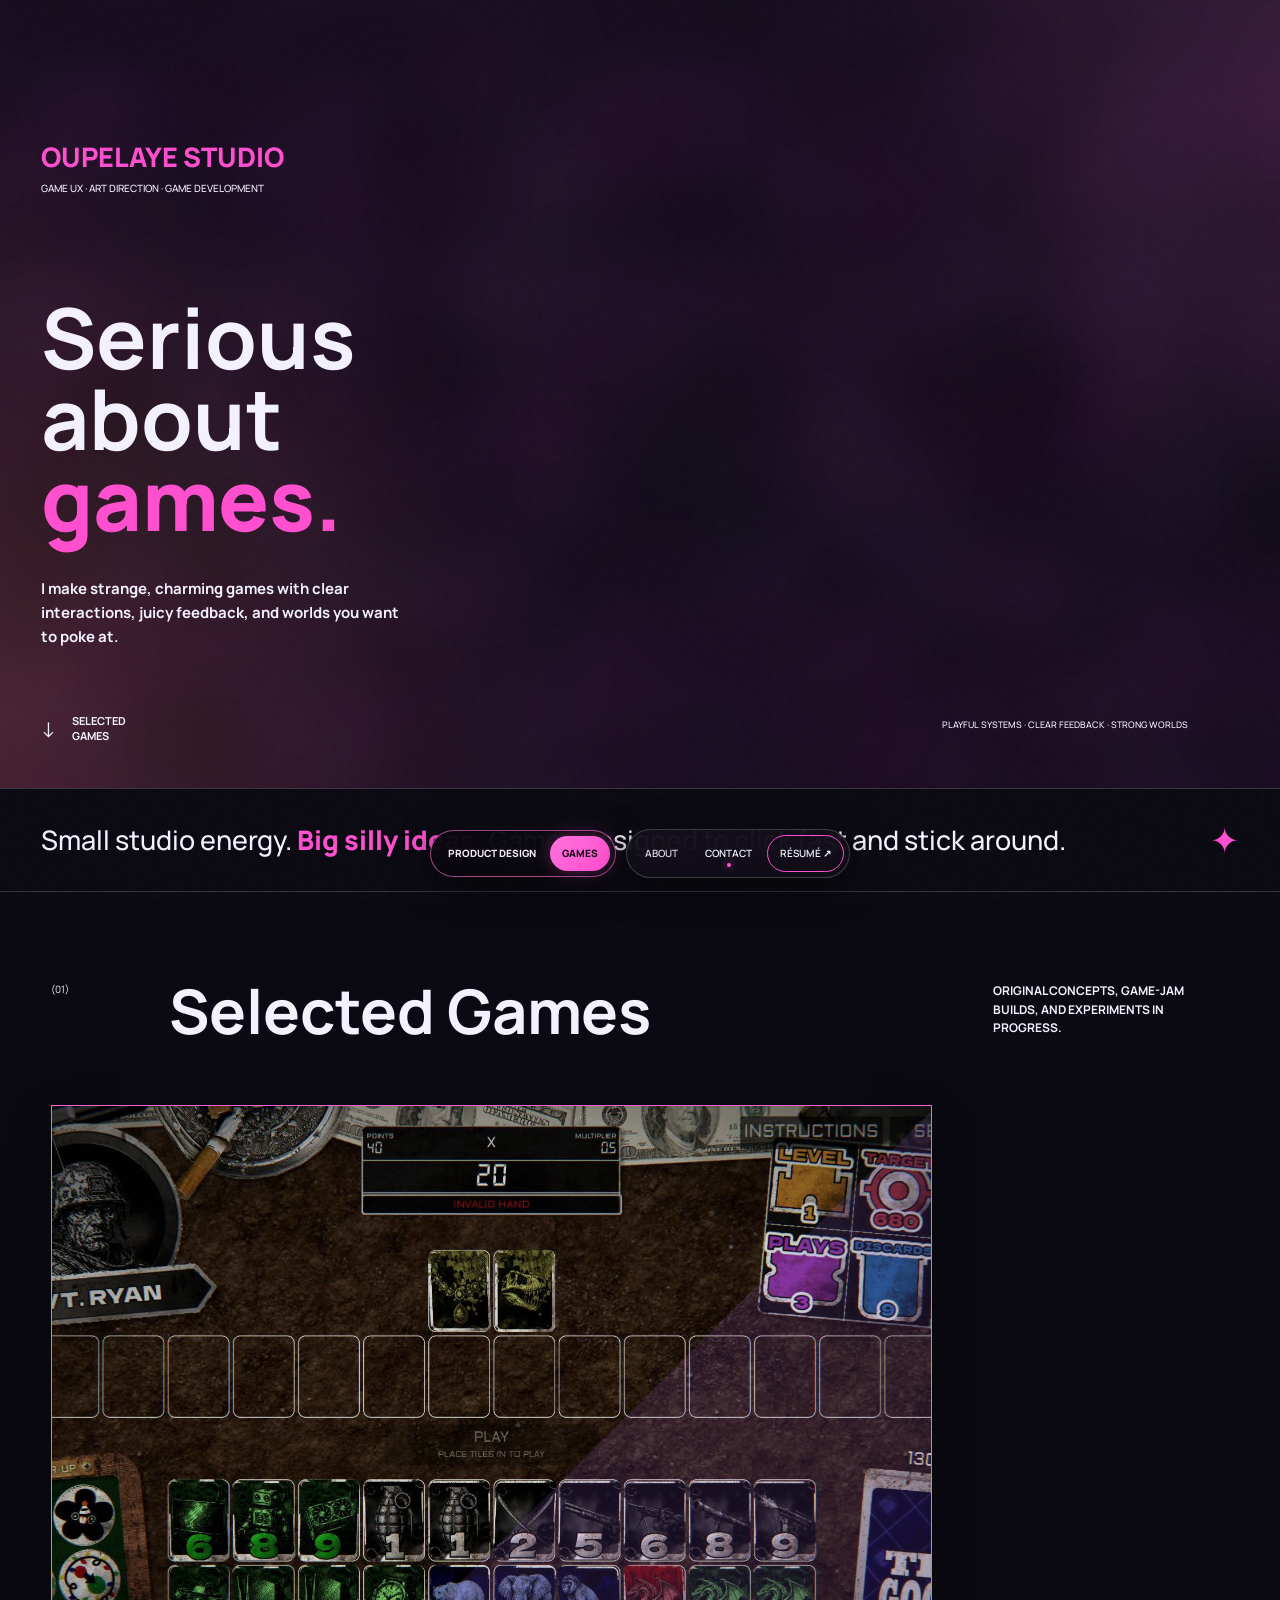
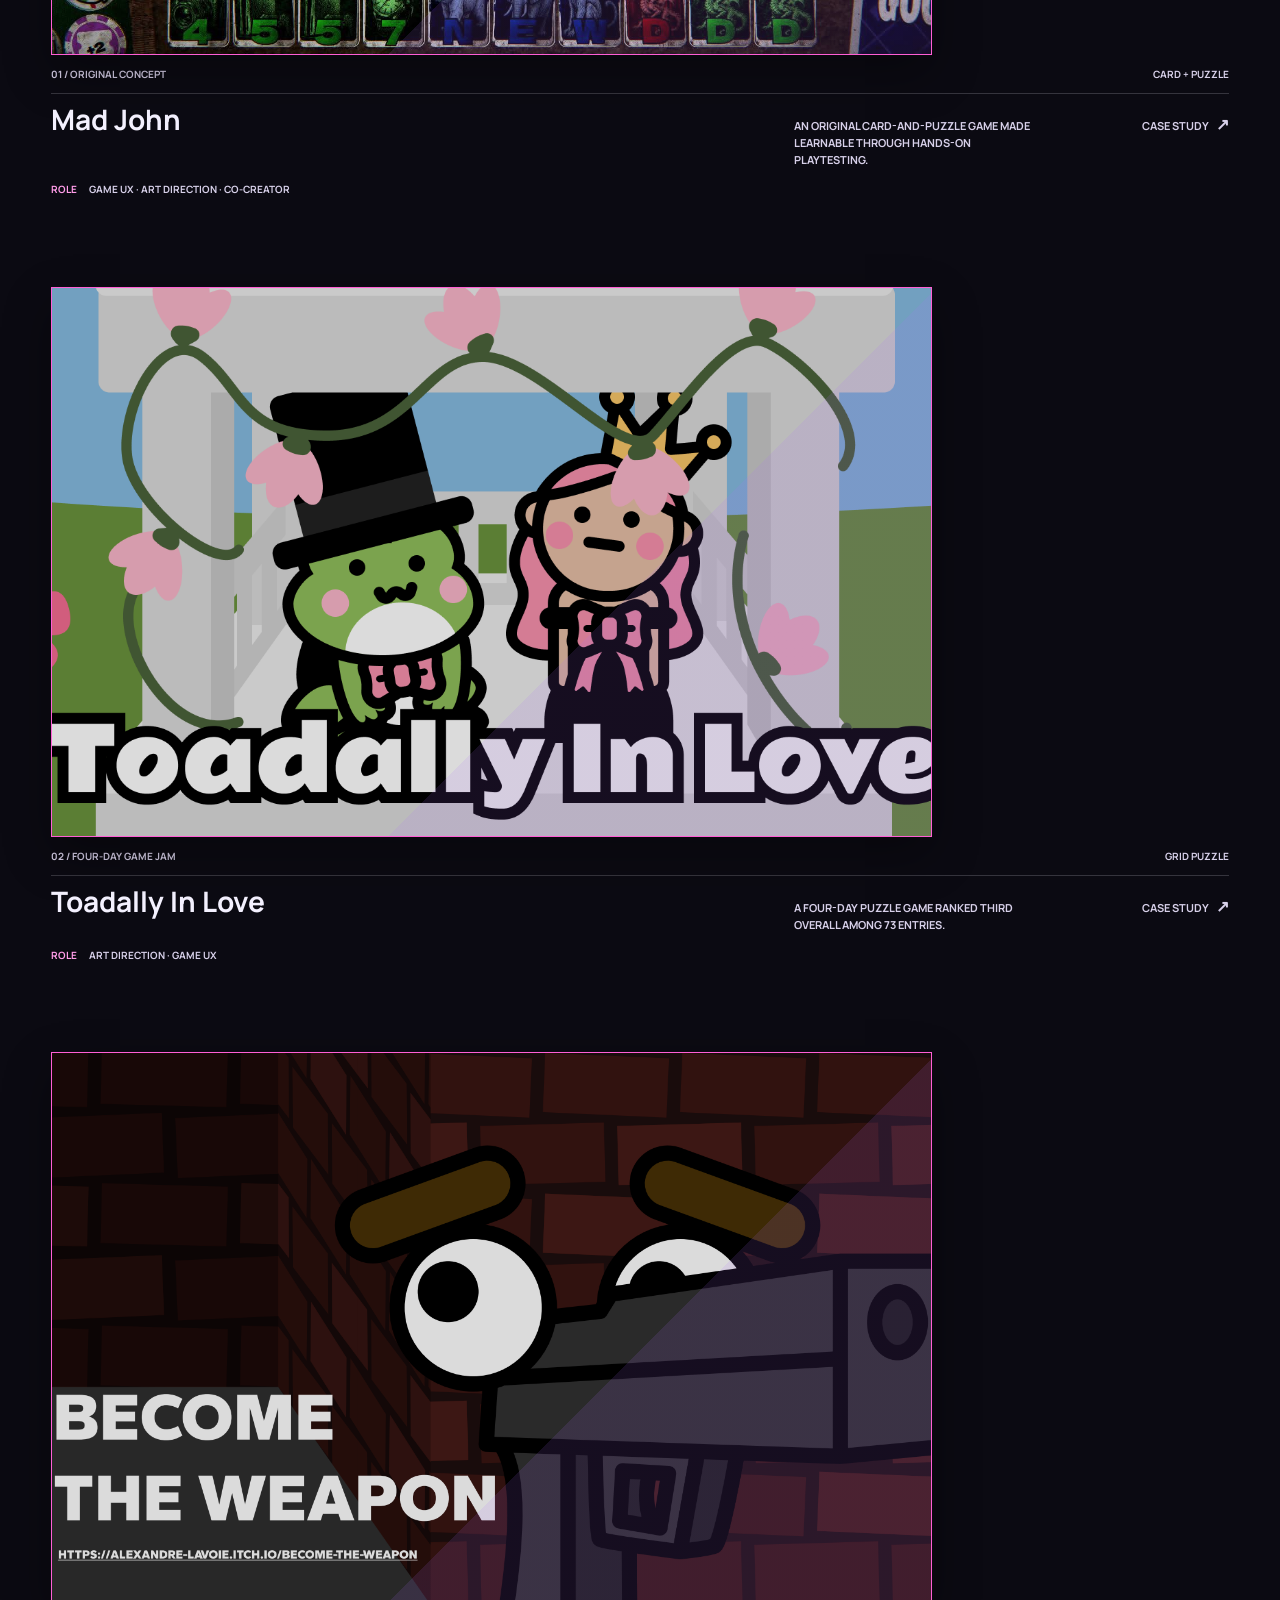
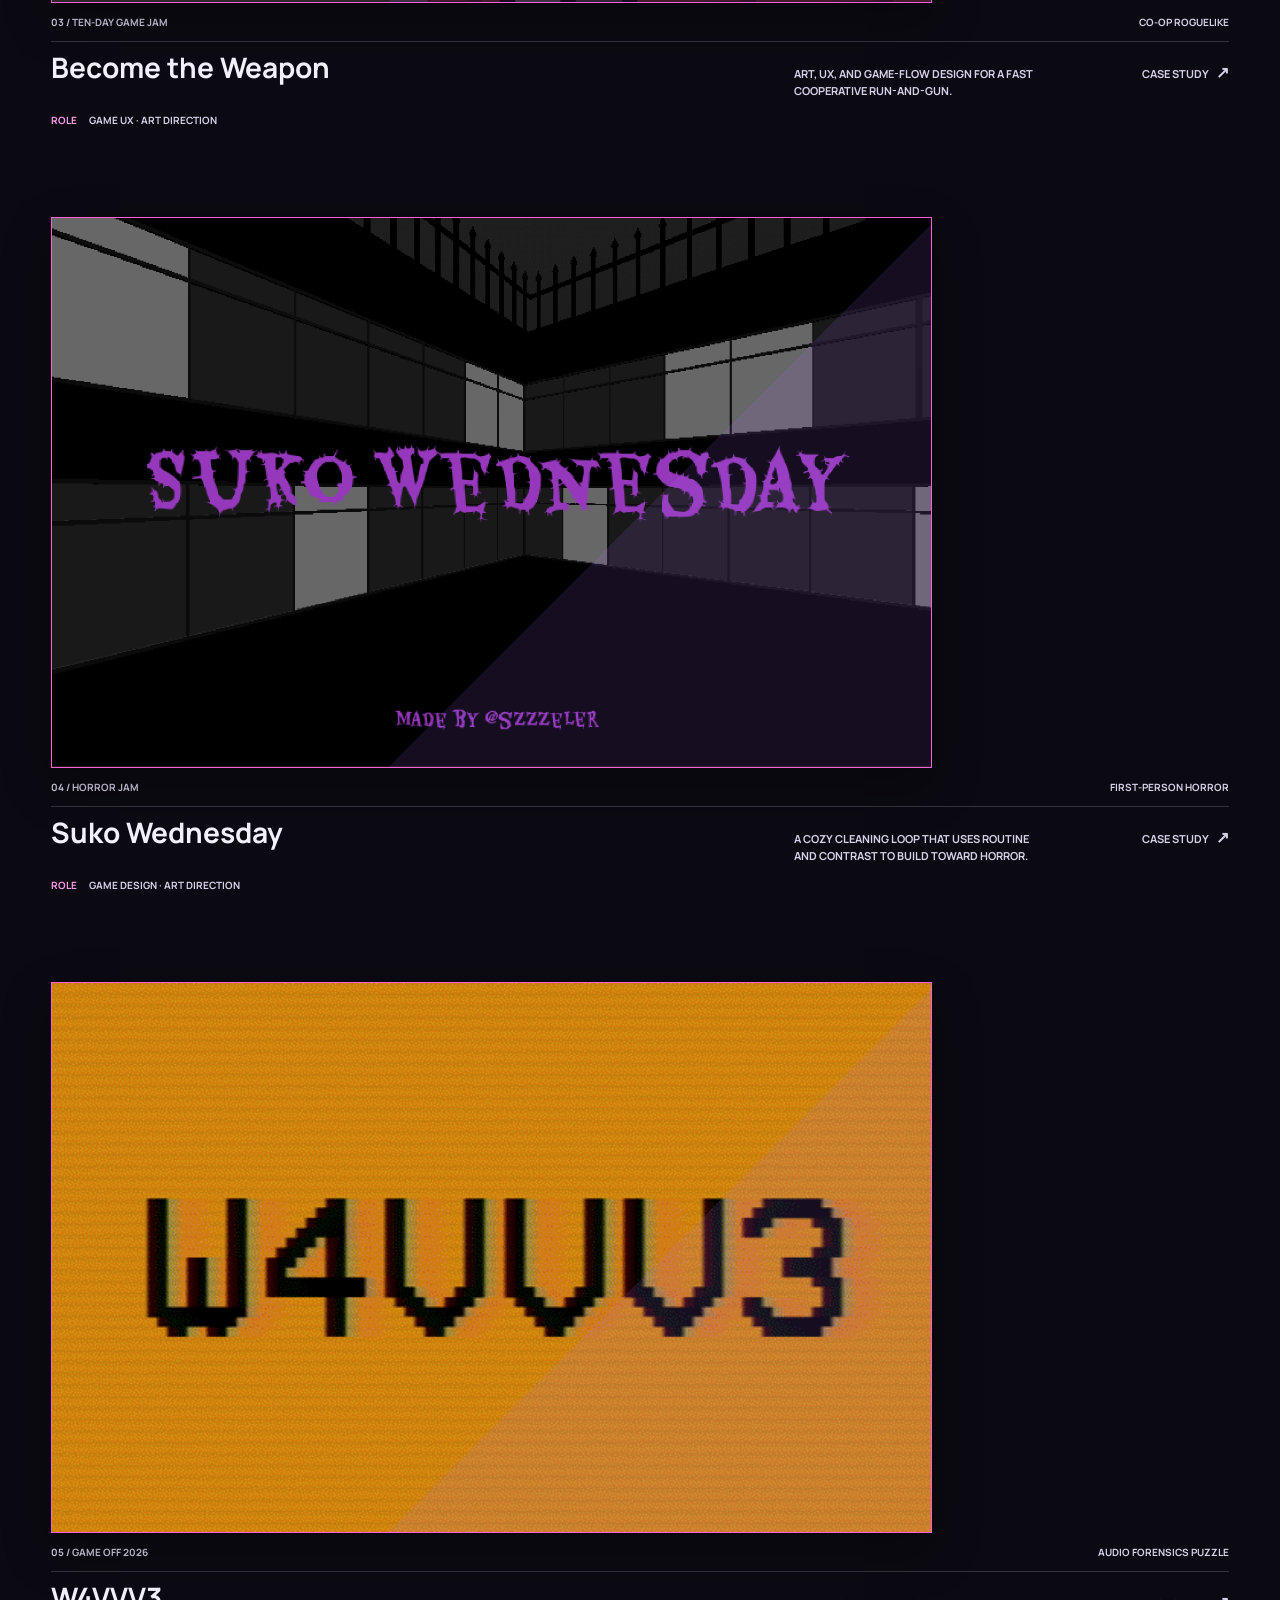
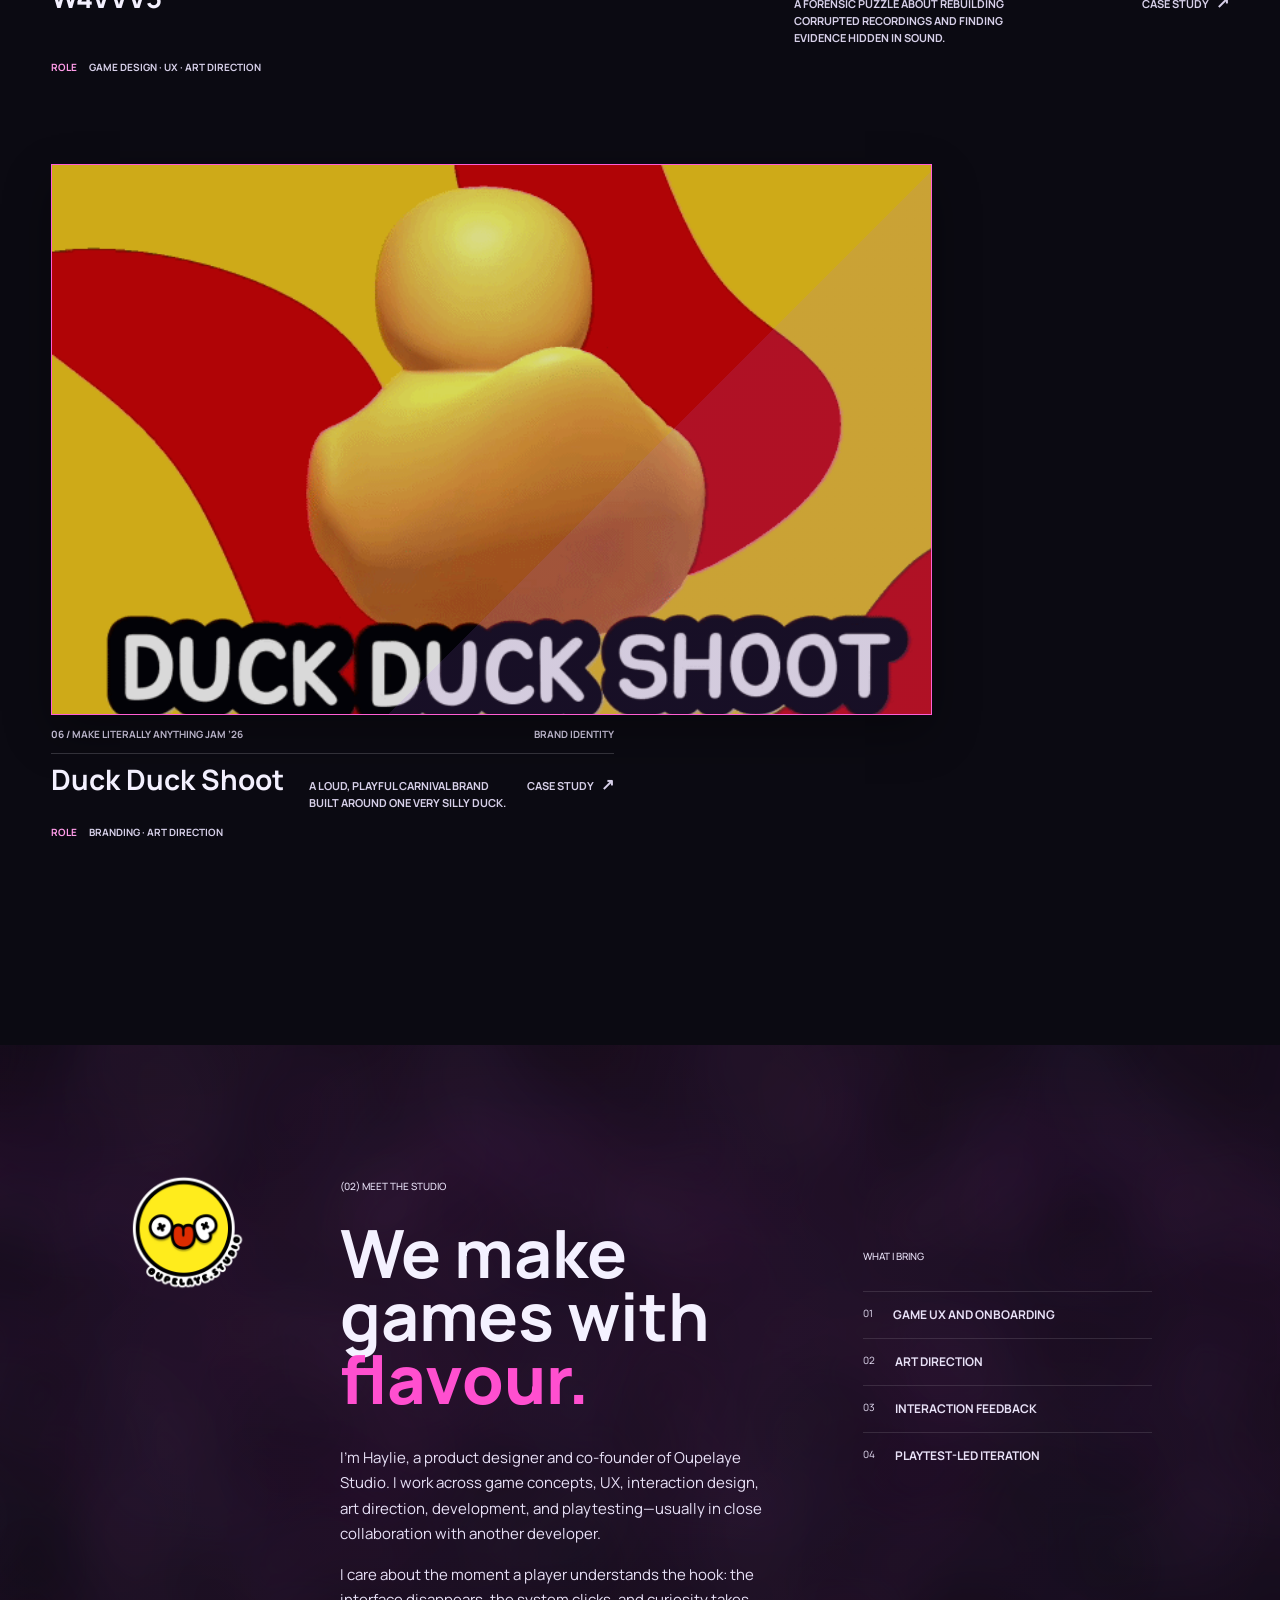
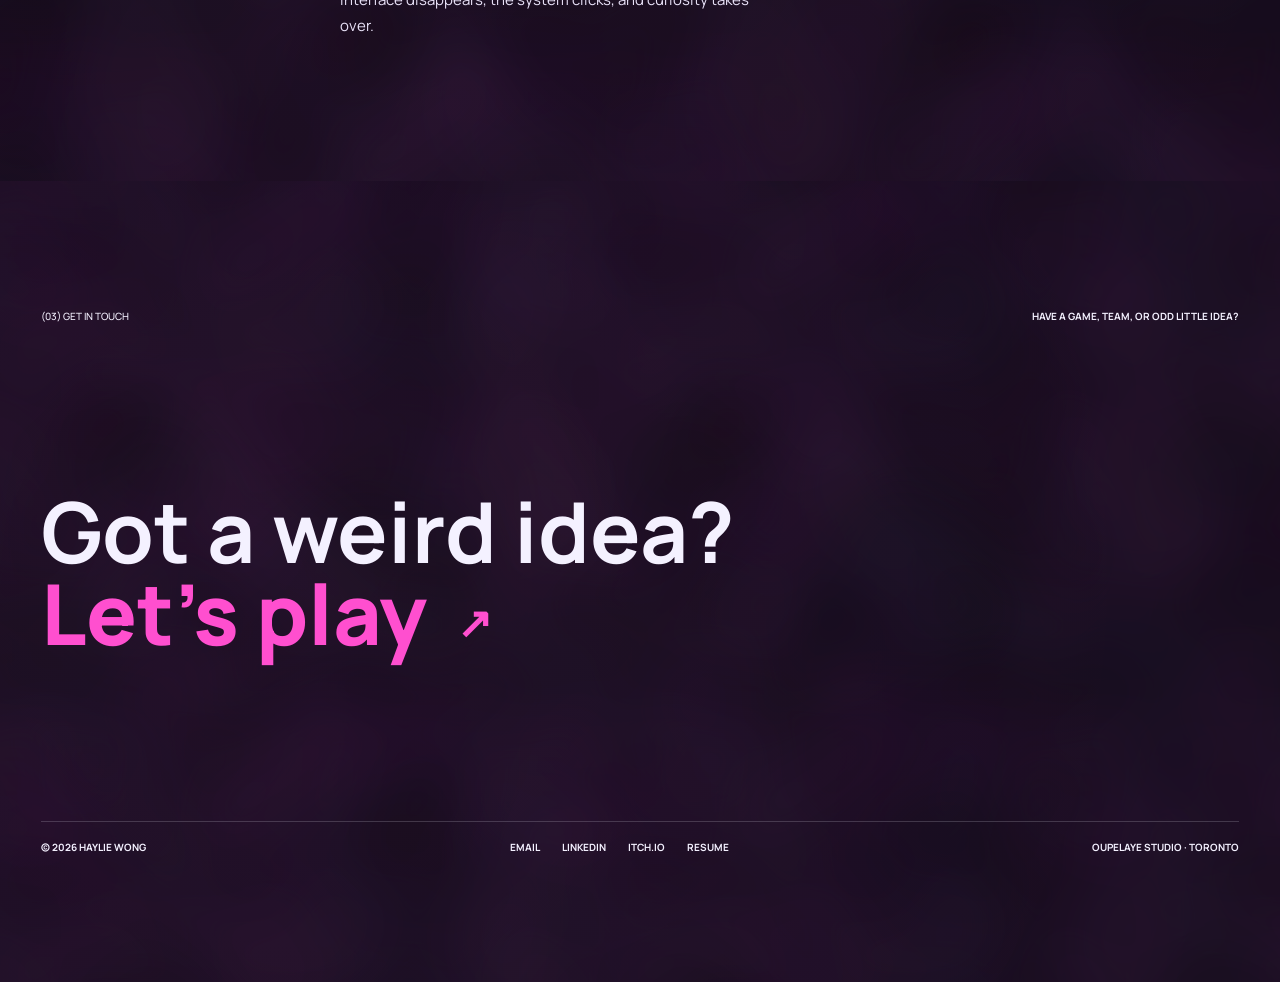
<file: games.html>
<!doctype html>
<html lang="en">
  <head>
    <meta charset="UTF-8" />
    <meta name="viewport" content="width=device-width, initial-scale=1.0" />
    <link rel="icon" href="favicon.svg" type="image/svg+xml" />
    <meta name="description" content="Game design, game UX, and development work by Haylie Wong and Oupelaye Studio." />
    <title>Games — Haylie Wong</title>
    <link rel="preconnect" href="https://fonts.googleapis.com" />
    <link rel="preconnect" href="https://fonts.gstatic.com" crossorigin />
    <link href="https://fonts.googleapis.com/css2?family=Manrope:wght@400;500;600;700;800&display=swap" rel="stylesheet" />
    <link rel="stylesheet" href="styles.css?v=portfolio-merged-20260816c" />
  </head>
  <body class="games-page">
    <div class="grain" aria-hidden="true"></div>
    <header class="site-header">
      <a class="wordmark" href="index.html" aria-label="Haylie Wong home">HAYLIE <span>WONG</span></a>
      <button class="menu-toggle" aria-label="Open menu" aria-expanded="false"><span></span><span></span></button>
      <nav class="main-nav" aria-label="Primary navigation">
        <a href="#games">Games</a><a href="#about">About</a><a href="#contact">Contact</a>
        <a class="resume-link" href="https://szzzeler.itch.io" target="_blank" rel="noopener noreferrer">itch.io <span>↗</span></a>
      </nav>
    </header>

    <main>
      <section class="hero ambient-background games-hero" id="top">
        <div class="hero-intro reveal"><div class="hero-name">OUPELAYE STUDIO</div><div class="eyebrow">Game UX · Art direction · Game development</div></div>
        <div class="hero-copy reveal">
          <h1>Serious about <em>games.</em></h1>
          <p>I make strange, charming games with clear interactions, juicy feedback, and worlds you want to poke at.</p>
        </div>
        <div class="hero-footer reveal">
          <a class="circle-link" href="#games"><span>Selected<br />Games</span><b>↓</b></a>
          <p>Playful systems · Clear feedback · Strong worlds</p>
        </div>
        <div class="hero-orbit" aria-hidden="true"><span></span><i>02</i></div>
      </section>

      <section class="intro-strip reveal" aria-label="Game design philosophy">
        <p>Small studio energy. <strong>Big silly ideas.</strong> Games designed to click fast and stick around.</p>
        <span class="spark">✦</span>
      </section>

      <section class="work-section" id="games">
        <div class="section-heading reveal"><span>(01)</span><h2>Selected Games</h2><p>Original concepts, game-jam builds, and experiments in progress.</p></div>
        <div class="projects games-projects">
          <article class="project reveal">
            <a class="project-art project-art-photo" href="mad-john.html"><img src="assets/mad-john-gameplay.jpg" alt="Mad John card and puzzle gameplay" /></a>
            <div class="project-meta"><span>01 / Original concept</span><span>Card + puzzle</span></div>
            <div class="project-title"><h3>Mad John</h3><p>An original card-and-puzzle game made learnable through hands-on playtesting.</p><a href="mad-john.html">Case study <b>↗</b></a></div>
            <p class="project-tools"><b>Role</b><span>Game UX · Art direction · Co-creator</span></p>
          </article>
          <article class="project reveal">
            <a class="project-art project-art-photo" href="toadally-in-love.html"><img src="assets/toadally-title.png" alt="Toadally In Love title screen" /></a>
            <div class="project-meta"><span>02 / Four-day game jam</span><span>Grid puzzle</span></div>
            <div class="project-title"><h3>Toadally In Love</h3><p>A four-day puzzle game ranked third overall among 73 entries.</p><a href="toadally-in-love.html">Case study <b>↗</b></a></div>
            <p class="project-tools"><b>Role</b><span>Art direction · Game UX</span></p>
          </article>
          <article class="project reveal">
            <a class="project-art project-art-photo" href="become-the-weapon.html"><img src="assets/become-weapon-cover.png" alt="Become the Weapon title artwork" /></a>
            <div class="project-meta"><span>03 / Ten-day game jam</span><span>Co-op roguelike</span></div>
            <div class="project-title"><h3>Become the Weapon</h3><p>Art, UX, and game-flow design for a fast cooperative run-and-gun.</p><a href="become-the-weapon.html">Case study <b>↗</b></a></div>
            <p class="project-tools"><b>Role</b><span>Game UX · Art direction</span></p>
          </article>
          <article class="project reveal">
            <a class="project-art project-art-photo" href="suko-wednesday.html"><img src="assets/suko-wednesday-cover.png" alt="Suko Wednesday school hallway title screen" /></a>
            <div class="project-meta"><span>04 / Horror jam</span><span>First-person horror</span></div>
            <div class="project-title"><h3>Suko Wednesday</h3><p>A cozy cleaning loop that uses routine and contrast to build toward horror.</p><a href="suko-wednesday.html">Case study <b>↗</b></a></div>
            <p class="project-tools"><b>Role</b><span>Game design · Art direction</span></p>
          </article>
          <article class="project reveal">
            <a class="project-art project-art-photo" href="w4vvv3.html"><img src="assets/w4vvv3-cover.gif" alt="W4VVV3 animated waveform title artwork" /></a>
            <div class="project-meta"><span>05 / Game Off 2026</span><span>Audio forensics puzzle</span></div>
            <div class="project-title"><h3>W4VVV3</h3><p>A forensic puzzle about rebuilding corrupted recordings and finding evidence hidden in sound.</p><a href="w4vvv3.html">Case study <b>↗</b></a></div>
            <p class="project-tools"><b>Role</b><span>Game design · UX · Art direction</span></p>
          </article>
          <article class="project reveal">
            <a class="project-art project-art-photo" href="duck-duck-shoot.html"><img src="assets/duck-duck-shoot-cover.gif" alt="Duck Duck Shoot title artwork featuring a yellow carnival duck" /></a>
            <div class="project-meta"><span>06 / Make Literally Anything Jam ’26</span><span>Brand identity</span></div>
            <div class="project-title"><h3>Duck Duck Shoot</h3><p>A loud, playful carnival brand built around one very silly duck.</p><a href="duck-duck-shoot.html">Case study <b>↗</b></a></div>
            <p class="project-tools"><b>Role</b><span>Branding · Art direction</span></p>
          </article>
        </div>
      </section>

      <section class="about-section ambient-background" id="about">
        <div class="about-stamp reveal"><img class="studio-mark" src="assets/oupelaye-logo.png" alt="Oupelaye Studio" /></div>
        <div class="about-copy reveal"><span class="eyebrow">(02) Meet the studio</span><h2>We make games with <em>flavour.</em></h2><p>I’m Haylie, a product designer and co-founder of Oupelaye Studio. I work across game concepts, UX, interaction design, art direction, development, and playtesting—usually in close collaboration with another developer.</p><p>I care about the moment a player understands the hook: the interface disappears, the system clicks, and curiosity takes over.</p></div>
        <div class="principles reveal"><span class="eyebrow">What I bring</span><ul><li><b>01</b><span>Game UX and onboarding</span></li><li><b>02</b><span>Art direction</span></li><li><b>03</b><span>Interaction feedback</span></li><li><b>04</b><span>Playtest-led iteration</span></li></ul></div>
      </section>

      <section class="contact-section ambient-background" id="contact">
        <div class="contact-top reveal"><span class="eyebrow">(03) Get in touch</span><p>Have a game, team, or odd little idea?</p></div>
        <h2 class="reveal">Got a weird idea?<br /><a href="mailto:hayliewsw@gmail.com">Let’s play <span>↗</span></a></h2>
        <footer class="footer reveal"><span>© 2026 Haylie Wong</span><div><a href="mailto:hayliewsw@gmail.com">Email</a><a href="https://www.linkedin.com/in/hayliewsw/" target="_blank" rel="noreferrer">LinkedIn</a><a href="https://szzzeler.itch.io" target="_blank" rel="noopener noreferrer">itch.io</a><a href="resume.html">Resume</a></div><span>Oupelaye Studio · Toronto</span></footer>
      </section>
    </main>
    <nav class="bottom-nav" aria-label="Portfolio navigation"><span class="portfolio-mode-switch" aria-label="Choose portfolio"><a class="portfolio-destination" href="index.html#top">Product Design</a><a class="portfolio-destination active" href="games.html#top" aria-current="page">Games</a></span><span class="utility-nav"><a href="#about" data-nav-section="about">About</a><a href="#contact" data-nav-section="contact">Contact</a><a class="bottom-nav-resume" href="resume.html">Résumé ↗</a></span></nav>
    <script src="script.js?v=portfolio-merged-20260816c"></script>
  </body>
</html>
</file>
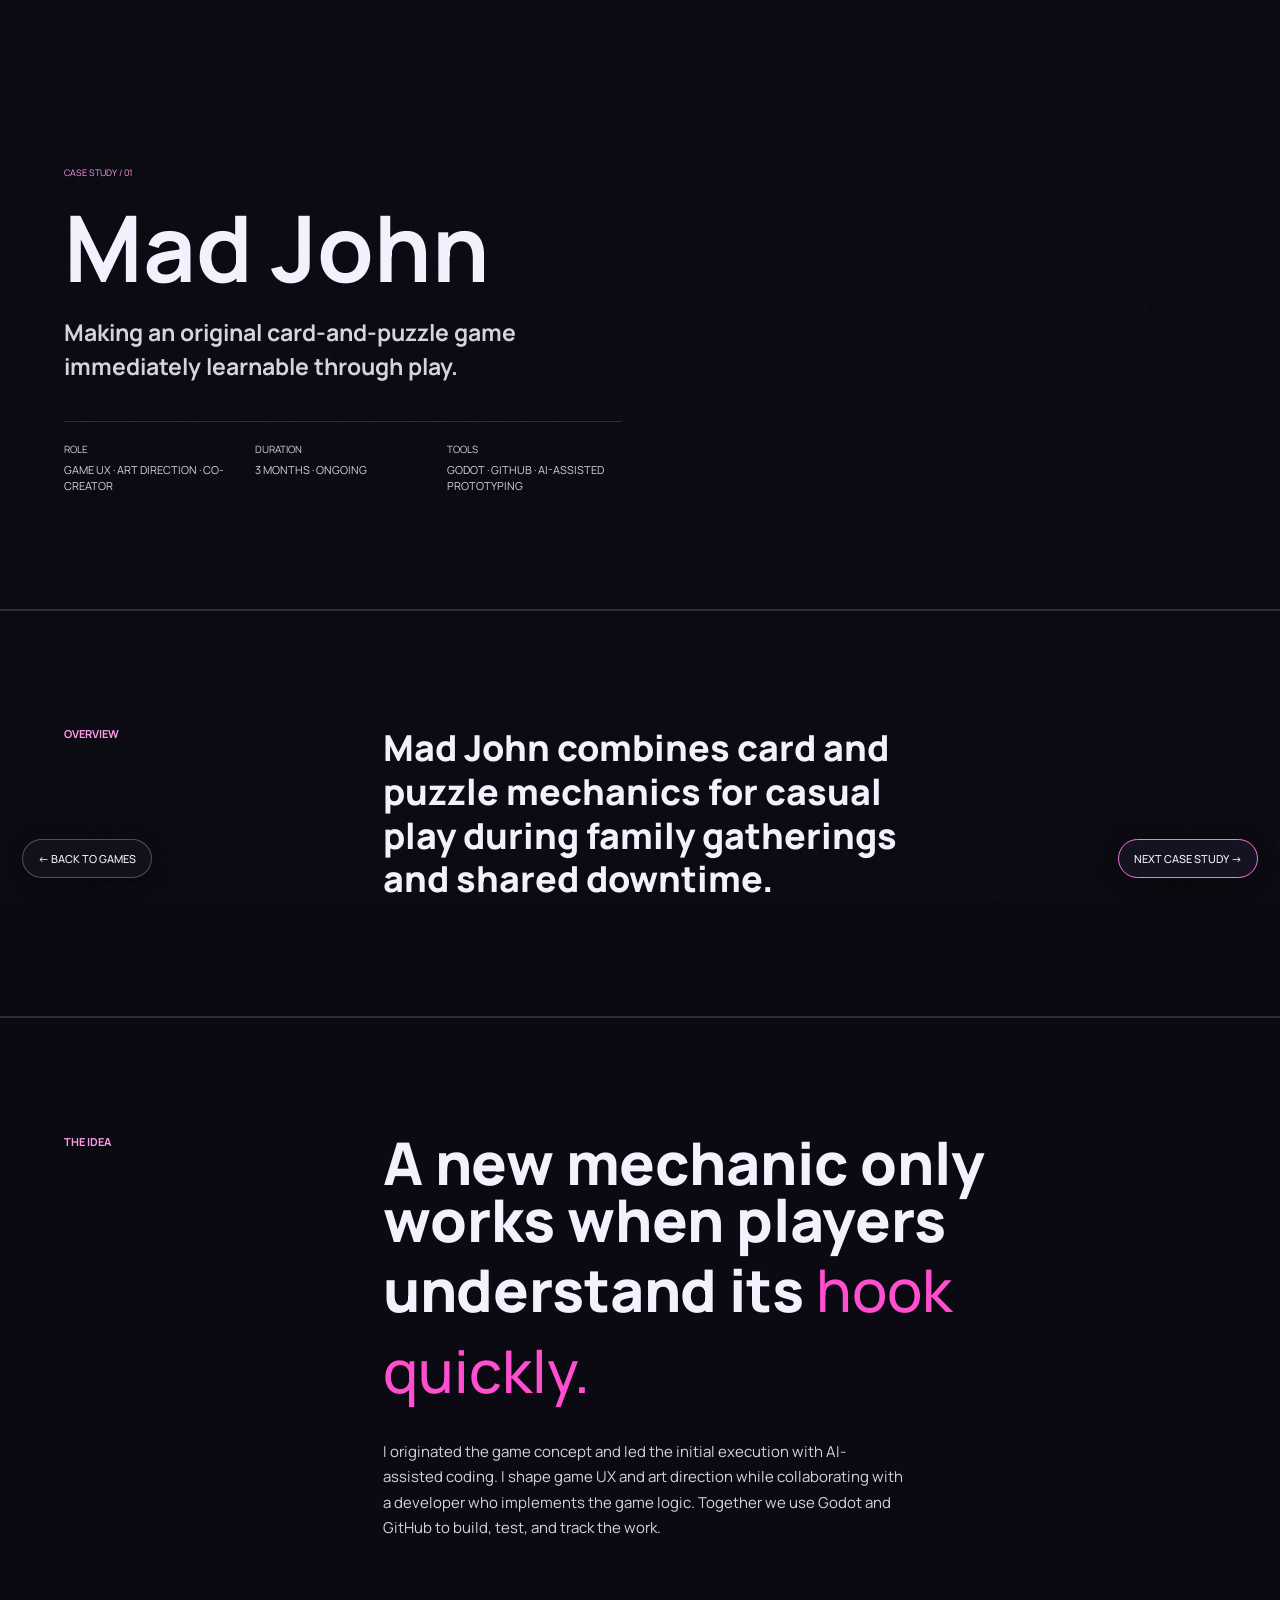
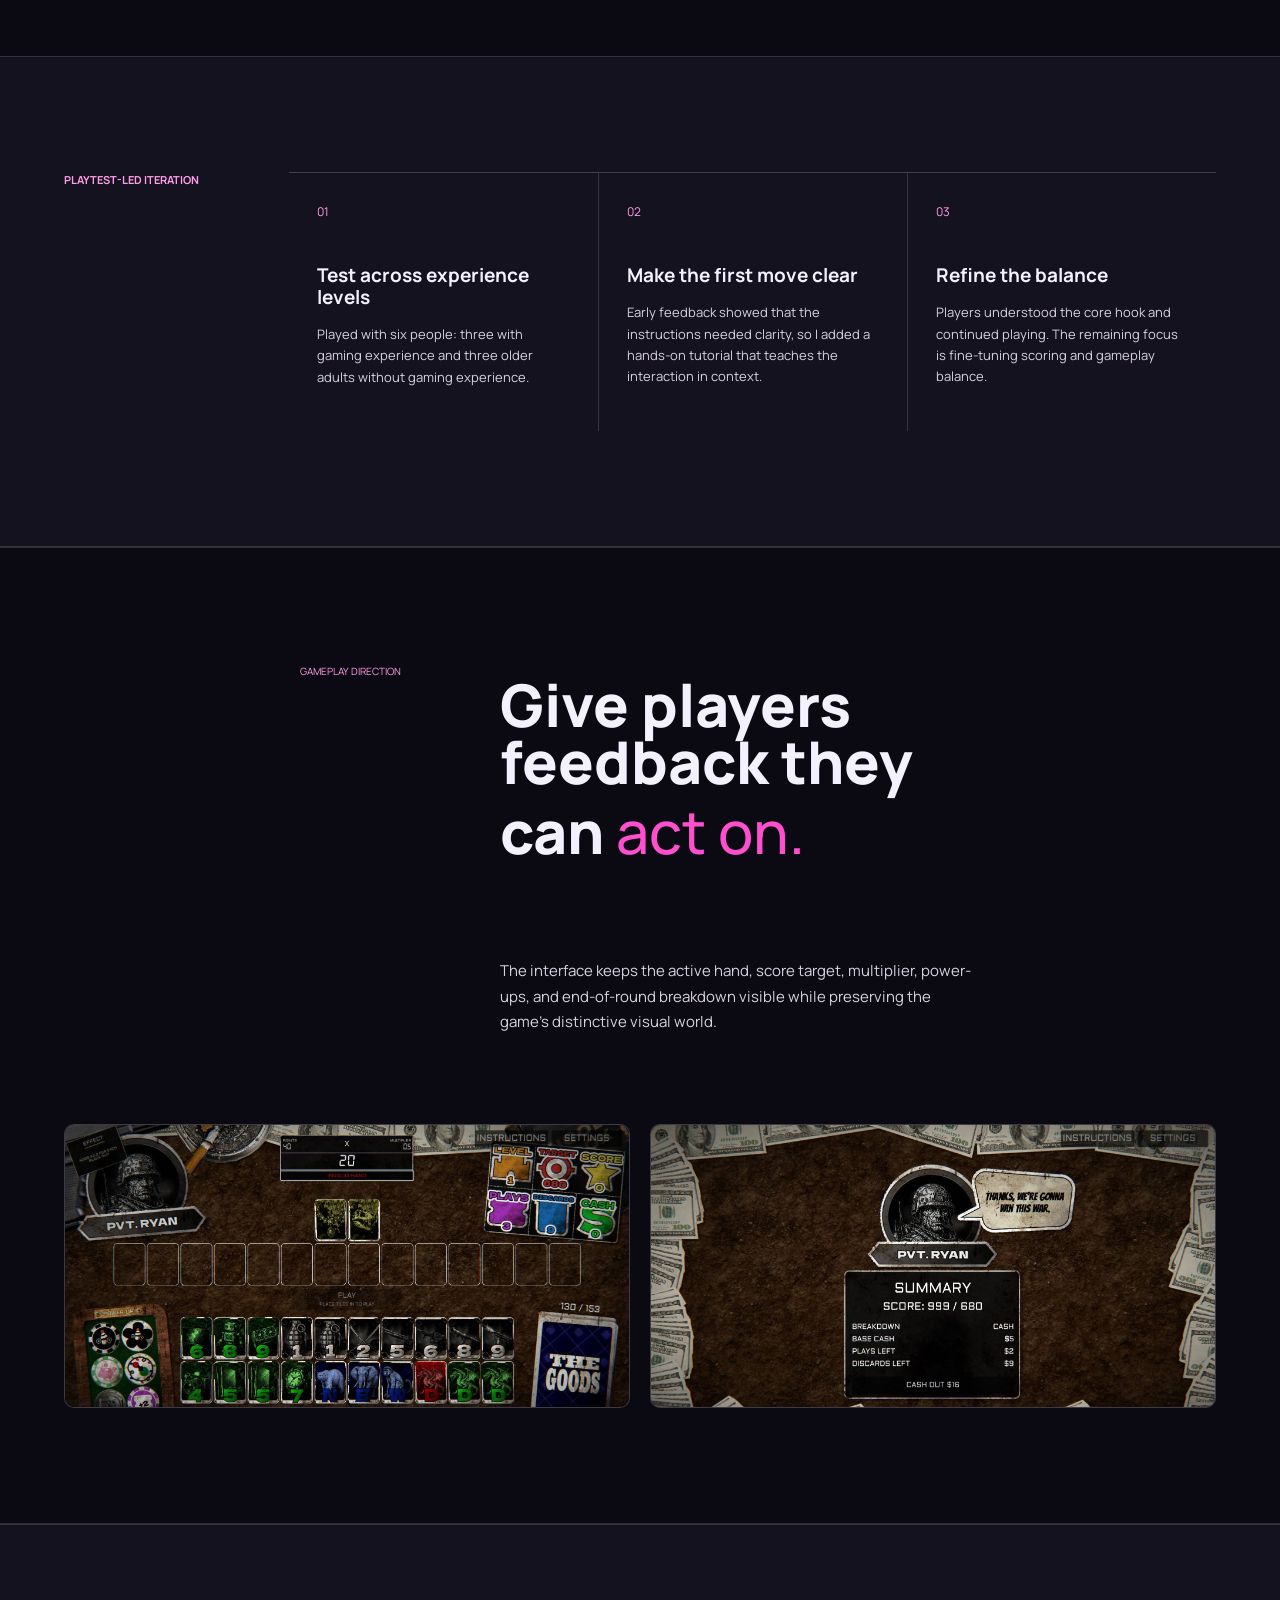
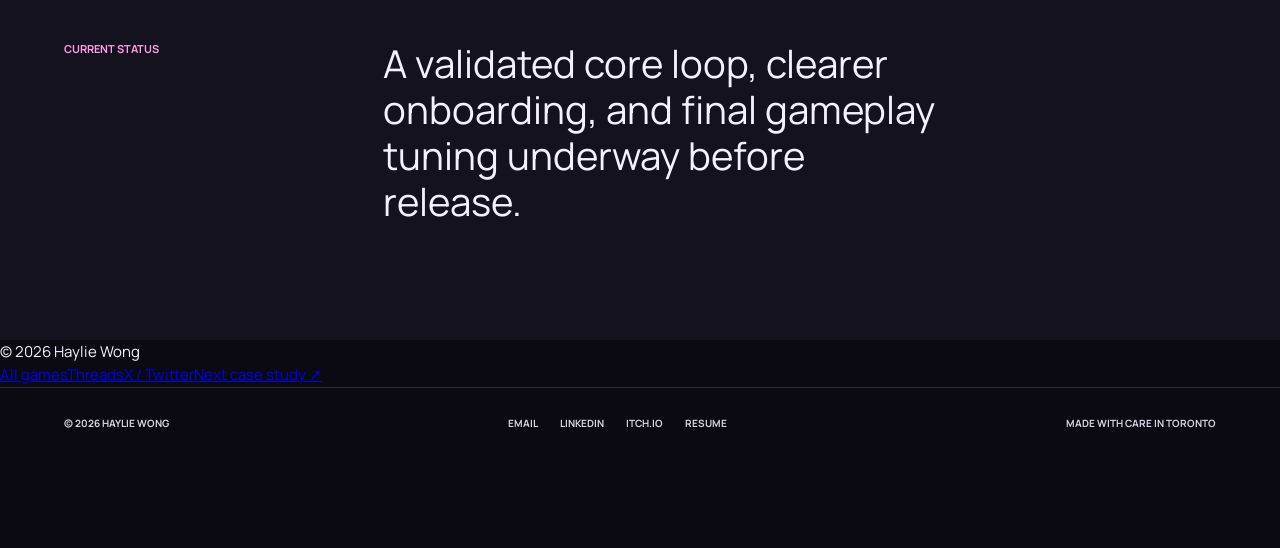
<file: mad-john.html>
<!doctype html><html lang="en"><head><meta charset="UTF-8" /><meta name="viewport" content="width=device-width, initial-scale=1.0" /><meta name="description" content="Mad John game UX and art direction case study by Haylie Wong." /><title>Mad John — Haylie Wong</title><link rel="preconnect" href="https://fonts.googleapis.com" /><link rel="preconnect" href="https://fonts.gstatic.com" crossorigin /><link href="https://fonts.googleapis.com/css2?family=Fredoka:wght@500;600;700&family=Manrope:wght@400;500;600;700;800&display=swap" rel="stylesheet" /><link rel="stylesheet" href="styles.css?v=portfolio-merged-20260816c" /></head>
<body class="case-page"><a class="skip-link" href="#main-content">Skip to content</a><div class="grain" aria-hidden="true"></div><main id="main-content">
  <section class="case-hero"><button class="back-button" data-back>← Back to games</button><div class="case-label">Case study / 01</div><h1>Mad John</h1><p class="case-lede">Making an original card-and-puzzle game immediately learnable through play.</p><div class="case-details"><span><b>Role</b>Game UX · Art direction · Co-creator</span><span><b>Duration</b>3 months · Ongoing</span><span><b>Tools</b>Godot · GitHub · AI-assisted prototyping</span></div></section>
  <section class="case-summary"><span>Overview</span><p>Mad John combines card and puzzle mechanics for casual play during family gatherings and shared downtime.</p></section>
  <section class="case-section two-column"><span>The idea</span><div><h2>A new mechanic only works when players understand its <em>hook quickly.</em></h2><p>I originated the game concept and led the initial execution with AI-assisted coding. I shape game UX and art direction while collaborating with a developer who implements the game logic. Together we use Godot and GitHub to build, test, and track the work.</p></div></section>
  <section class="case-section decisions"><span>Playtest-led iteration</span><div class="decision-list"><article><b>01</b><h3>Test across experience levels</h3><p>Played with six people: three with gaming experience and three older adults without gaming experience.</p></article><article><b>02</b><h3>Make the first move clear</h3><p>Early feedback showed that the instructions needed clarity, so I added a hands-on tutorial that teaches the interaction in context.</p></article><article><b>03</b><h3>Refine the balance</h3><p>Players understood the core hook and continued playing. The remaining focus is fine-tuning scoring and gameplay balance.</p></article></div></section>
  <section class="case-showcase"><div class="showcase-copy"><span>Gameplay direction</span><h2>Give players feedback they can <em>act on.</em></h2><p>The interface keeps the active hand, score target, multiplier, power-ups, and end-of-round breakdown visible while preserving the game’s distinctive visual world.</p></div><div class="case-image-grid"><img src="assets/mad-john-gameplay.jpg" alt="Mad John gameplay screen" /><img src="assets/mad-john-outcome.jpg" alt="Mad John score summary screen" /></div></section>
  <section class="case-outcome"><span>Current status</span><p>A validated core loop, clearer onboarding, and final gameplay tuning underway before release.</p></section>
  <footer class="case-footer"><span>© 2026 Haylie Wong</span><div><a href="games.html#games">All games</a><a href="https://www.threads.com/@szzzeler" target="_blank" rel="noopener noreferrer">Threads</a><a href="https://x.com/szzzeler" target="_blank" rel="noopener noreferrer">X / Twitter</a><a href="toadally-in-love.html">Next case study ↗</a></div></footer>
</main><script src="script.js?v=portfolio-merged-20260816c"></script></body></html>
</file>
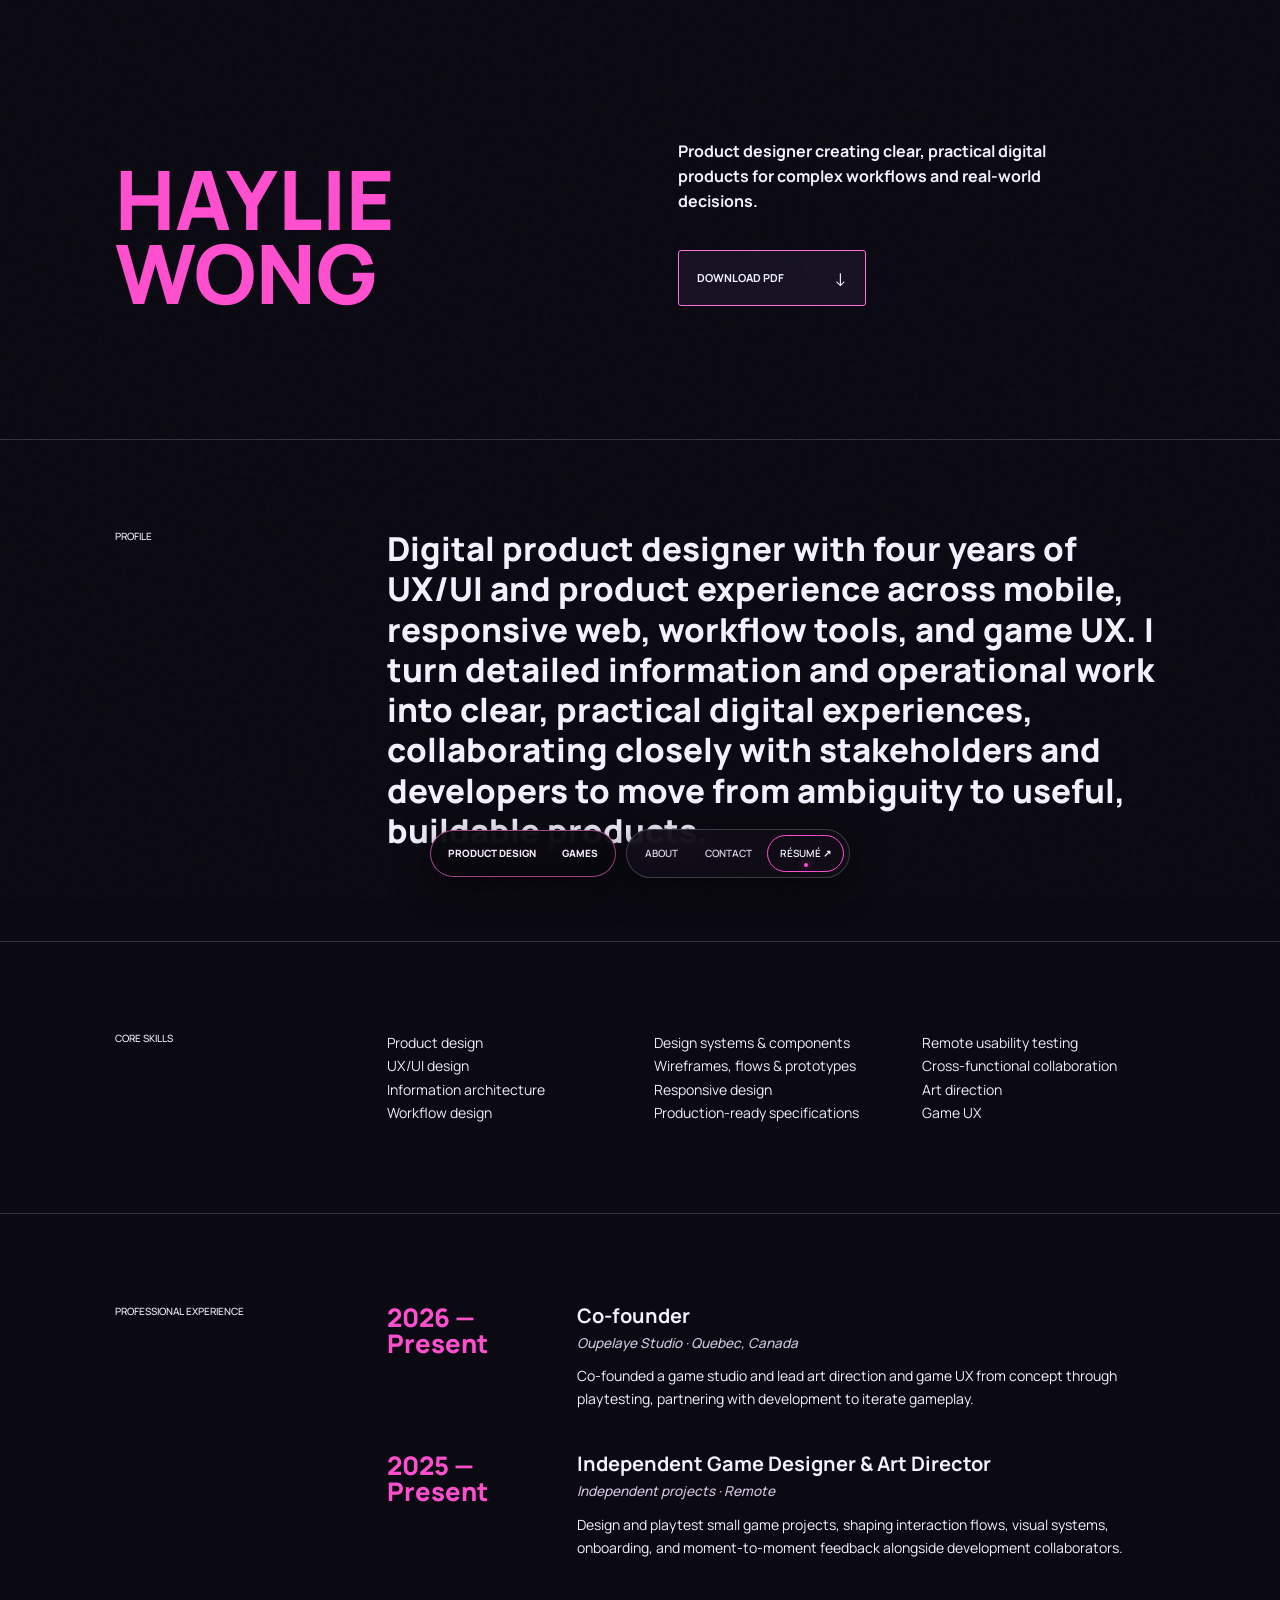
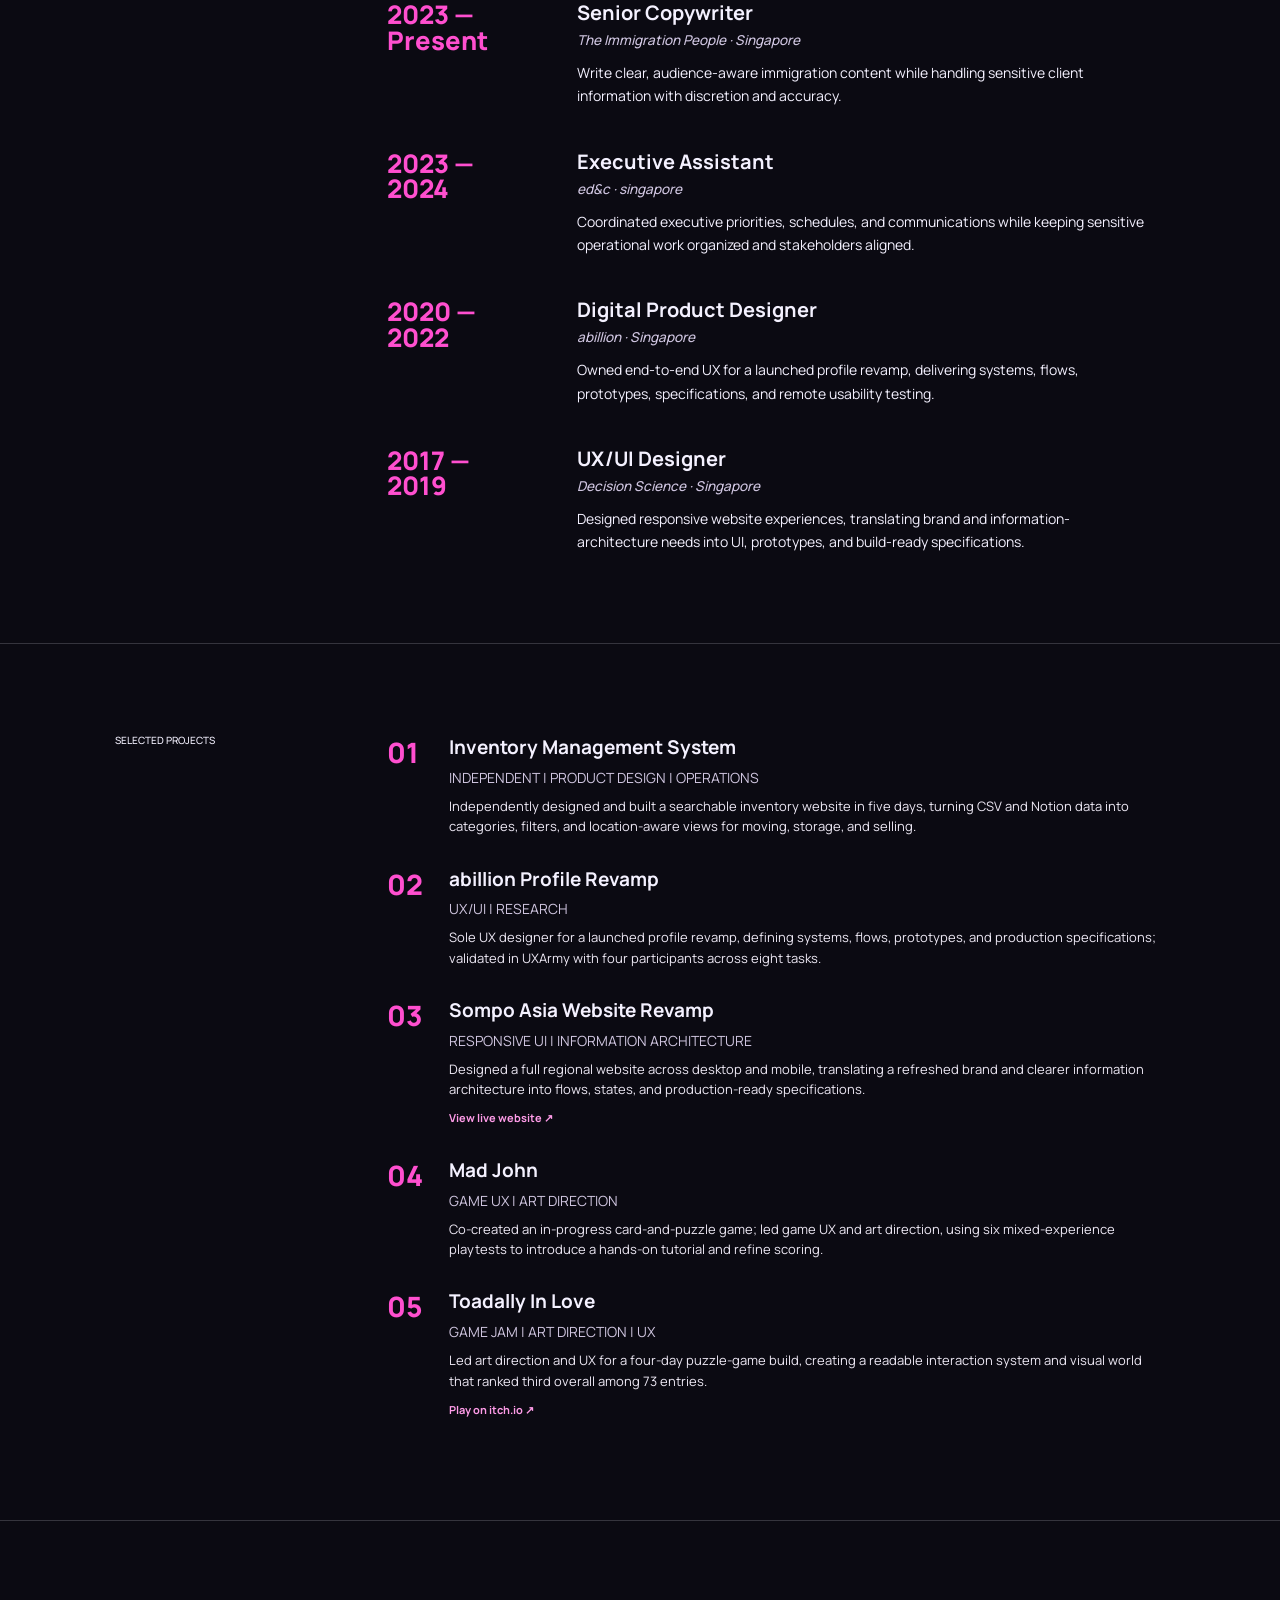
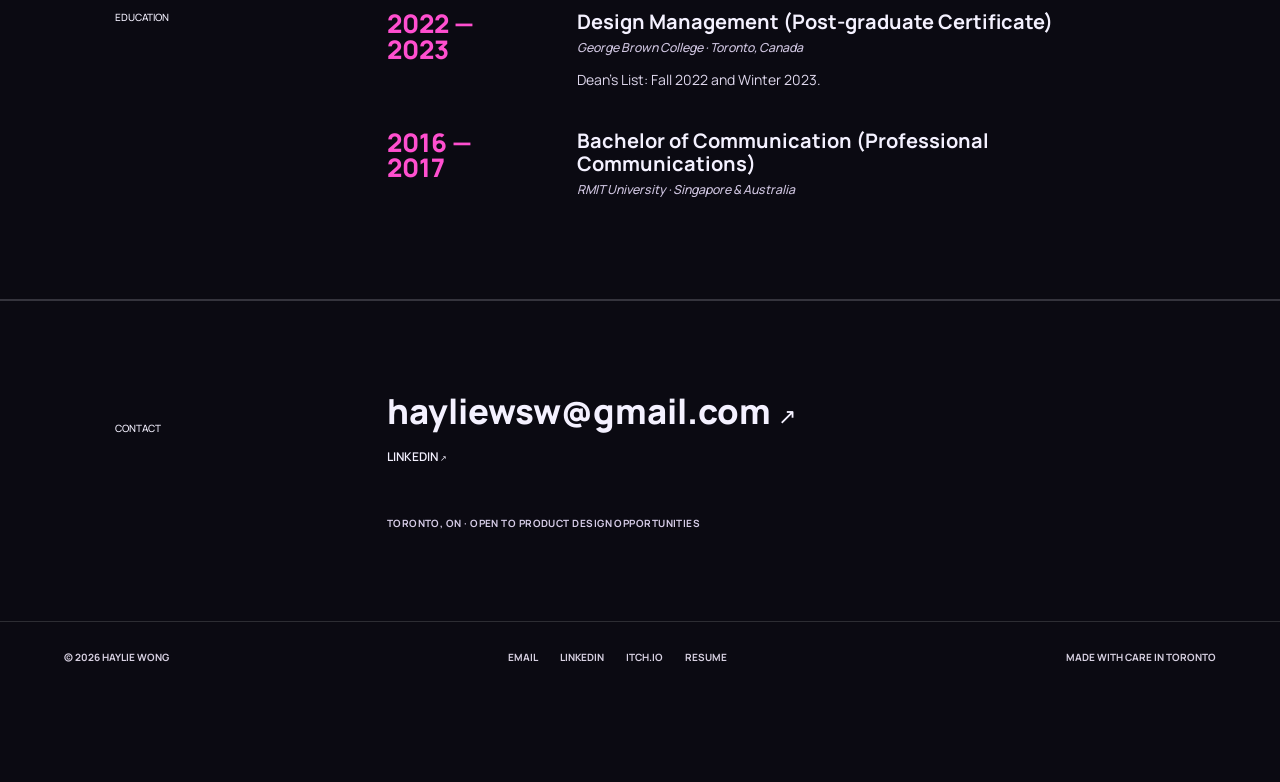
<file: resume.html>
<!doctype html>
<html lang="en"><head><meta charset="UTF-8" /><meta name="viewport" content="width=device-width, initial-scale=1.0" /><meta name="description" content="Resume for Haylie Wong, Product Designer." /><title>Resume — Haylie Wong</title><link rel="preconnect" href="https://fonts.googleapis.com" /><link rel="preconnect" href="https://fonts.gstatic.com" crossorigin /><link href="https://fonts.googleapis.com/css2?family=Manrope:wght@400;500;600;700;800&display=swap" rel="stylesheet" /><link rel="stylesheet" href="styles.css?v=portfolio-merged-20260816c" /></head>
<body class="resume-page"><div class="grain" aria-hidden="true"></div><header class="site-header"><a class="wordmark" href="index.html" aria-label="Haylie Wong home">HAYLIE <span>WONG</span></a><button class="menu-toggle" aria-label="Open menu" aria-expanded="false"><span></span><span></span></button><nav class="main-nav" aria-label="Primary navigation"><a href="index.html#work">Projects</a><a href="index.html#about">About</a><a href="index.html#contact">Contact</a><a class="resume-link current" href="resume.html">Resume <span>↗</span></a></nav></header><main>
<section class="resume-hero"><div><h1>HAYLIE<br /><em>WONG</em></h1></div><div class="resume-intro"><p>Product designer creating clear, practical digital products for complex workflows and real-world decisions.</p><a class="download-button" href="Haylie-Wong-Resume.pdf" download>Download PDF <b>↓</b></a></div></section>
<section class="resume-summary resume-block"><span class="eyebrow">Profile</span><p>Digital product designer with four years of UX/UI and product experience across mobile, responsive web, workflow tools, and game UX. I turn detailed information and operational work into clear, practical digital experiences, collaborating closely with stakeholders and developers to move from ambiguity to useful, buildable products.</p></section>
<section class="resume-block experience-block"><span class="eyebrow">Professional Experience</span><div class="resume-entries">
<article><div class="entry-date">2026 — Present</div><div><h2>Co-founder <span>Oupelaye Studio · Quebec, Canada</span></h2><p>Co-founded a game studio and lead art direction and game UX from concept through playtesting, partnering with development to iterate gameplay.</p></div></article>
<article><div class="entry-date">2025 — Present</div><div><h2>Independent Game Designer &amp; Art Director <span>Independent projects · Remote</span></h2><p>Design and playtest small game projects, shaping interaction flows, visual systems, onboarding, and moment-to-moment feedback alongside development collaborators.</p></div></article>
<article><div class="entry-date">2023 — Present</div><div><h2>Senior Copywriter <span>The Immigration People · Singapore</span></h2><p>Write clear, audience-aware immigration content while handling sensitive client information with discretion and accuracy.</p></div></article>
<article><div class="entry-date">2023 — 2024</div><div><h2>Executive Assistant <span>ed&c · Singapore</span></h2><p>Coordinated executive priorities, schedules, and communications while keeping sensitive operational work organized and stakeholders aligned.</p></div></article>
<article><div class="entry-date">2020 — 2022</div><div><h2>Digital Product Designer <span>abillion · Singapore</span></h2><p>Owned end-to-end UX for a launched profile revamp, delivering systems, flows, prototypes, specifications, and remote usability testing.</p></div></article>
<article><div class="entry-date">2017 — 2019</div><div><h2>UX/UI Designer <span>Decision Science · Singapore</span></h2><p>Designed responsive website experiences, translating brand and information-architecture needs into UI, prototypes, and build-ready specifications.</p></div></article>
</div></section>
<section class="resume-block skills-block selected-projects"><span class="eyebrow">Selected Projects</span><div class="resume-project-list">
<article><span class="resume-project-number">01</span><div><h2>Inventory Management System</h2><p>Independent · Product design · Operations</p><span>Independently identified, designed, built, and iterated an inventory website in five days, turning CSV and Notion data into clear categories, filters, and location-aware views for tracking stock and sales.</span></div></article>
<article><span class="resume-project-number">02</span><div><h2>abillion Profile Revamp</h2><p>UX/UI · Research</p><span>Sole UX designer for a launched profile revamp, defining systems, flows, prototypes, and specifications; validated before launch in UXArmy with four participants across eight tasks.</span></div></article>
<article><span class="resume-project-number">03</span><div><h2>Sompo Asia Website Revamp</h2><p>Responsive UI · Information architecture</p><span>Designed a full regional website across desktop and mobile, translating a refreshed brand and clearer information architecture into flows, states, and production-ready specifications. <a class="resume-project-link" href="https://www.sompo-apac.com/" target="_blank" rel="noreferrer">View the live website ↗</a></span></div></article>
<article><span class="resume-project-number">04</span><div><h2>Mad John</h2><p>Game UX · Art direction</p><span>Co-created an in-progress card-and-puzzle game; led game UX and art direction, using six mixed-experience playtests to introduce a hands-on tutorial and refine scoring.</span></div></article>
<article><span class="resume-project-number">05</span><div><h2>Toadally In Love</h2><p>Game jam · Art direction · UX</p><span>Led art direction and UX for a four-day puzzle-game build, creating a readable interaction system and visual world that ranked third overall among 73 entries. <a class="resume-project-link" href="https://szzzeler.itch.io/toadally-in-love" target="_blank" rel="noreferrer">Play on itch.io ↗</a></span></div></article>
</div></section>
<section class="resume-block skills-block"><span class="eyebrow">Education</span><div><p><strong>Design Management</strong><br />Post-graduate certificate<br />George Brown College<br />Toronto, Canada · 2022–2023<br />Dean’s List: Fall 2022, Winter 2023</p><p><strong>Professional Communications</strong><br />Bachelor of Communication<br />RMIT University<br />Singapore & Australia · 2016–2017</p></div></section>
<section class="resume-contact"><span class="eyebrow">Contact</span><div><a href="mailto:hayliewsw@gmail.com">hayliewsw@gmail.com <b>↗</b></a><a class="linkedin-link" href="https://www.linkedin.com/in/hayliewsw/" target="_blank" rel="noreferrer">LinkedIn <b>↗</b></a></div><span>Toronto, ON · Open to product design opportunities</span></section>
</main><script src="script.js?v=portfolio-merged-20260816c"></script></body></html>
</file>
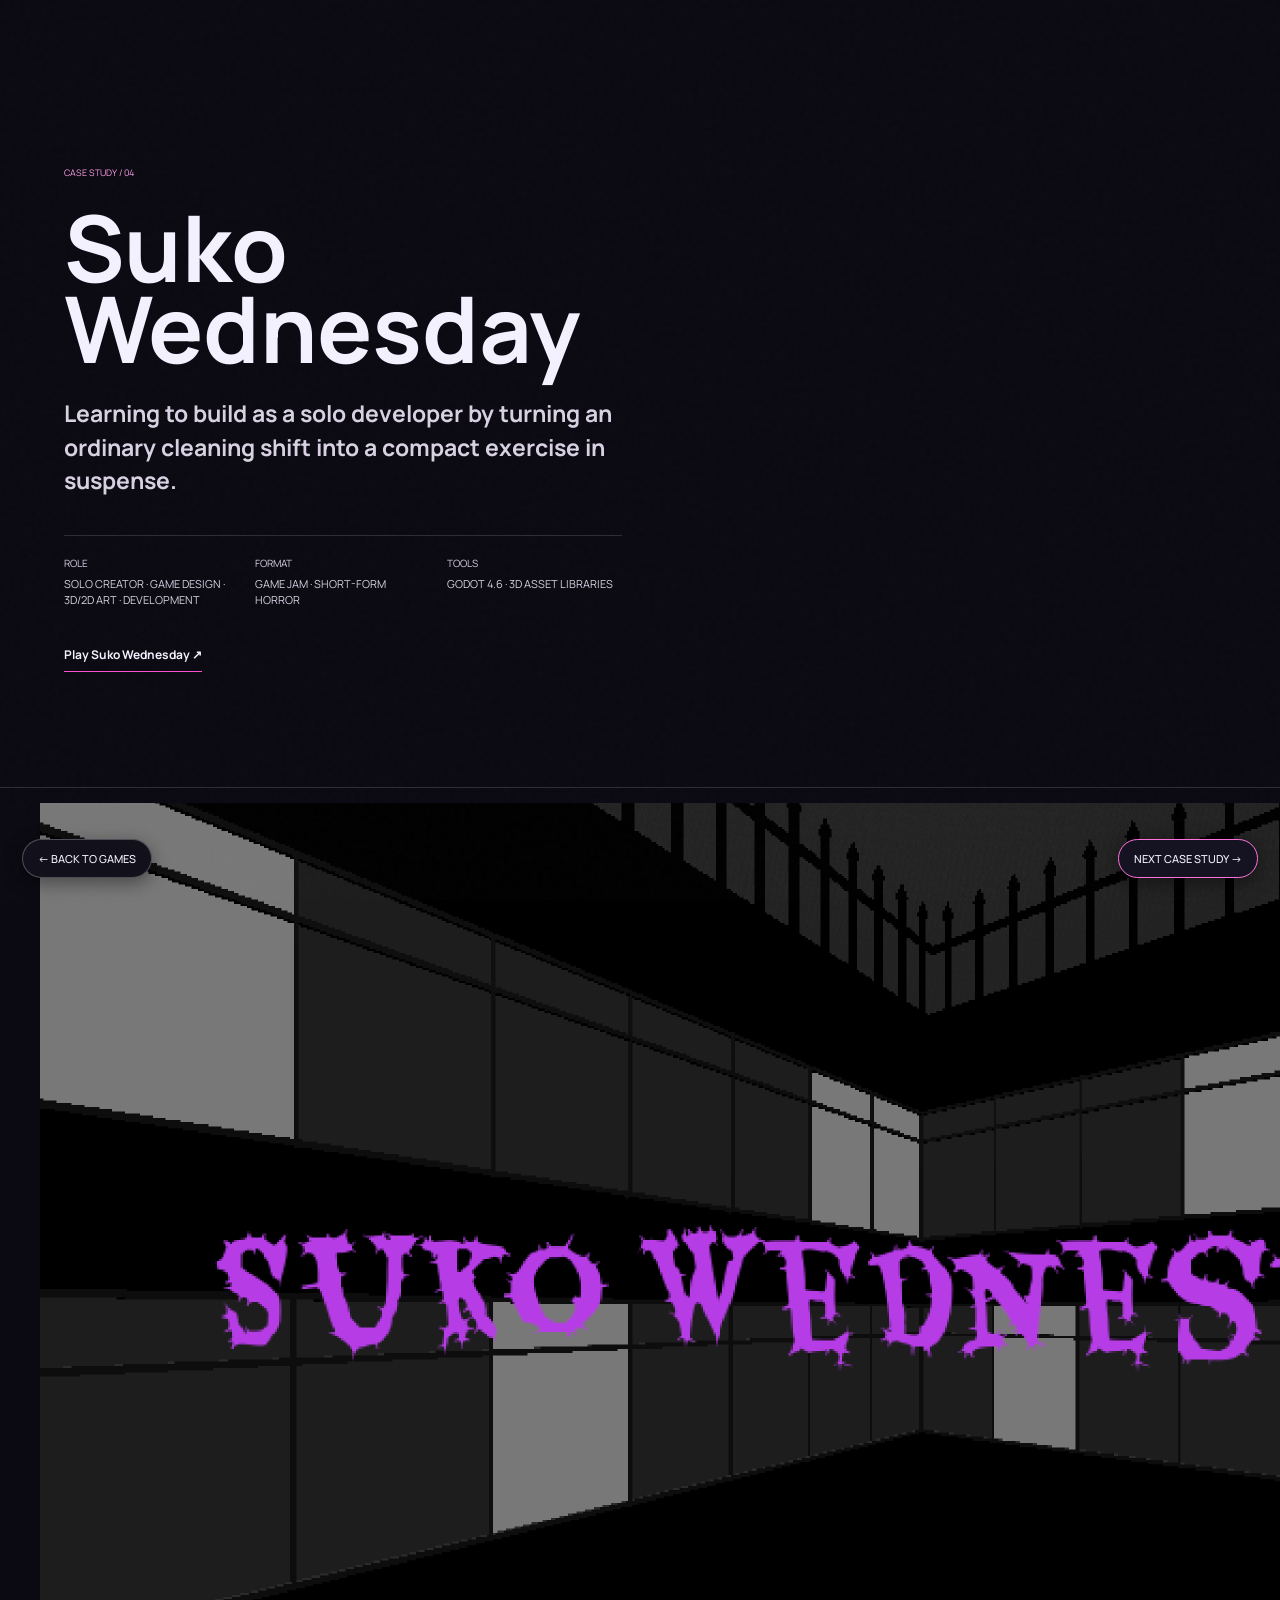
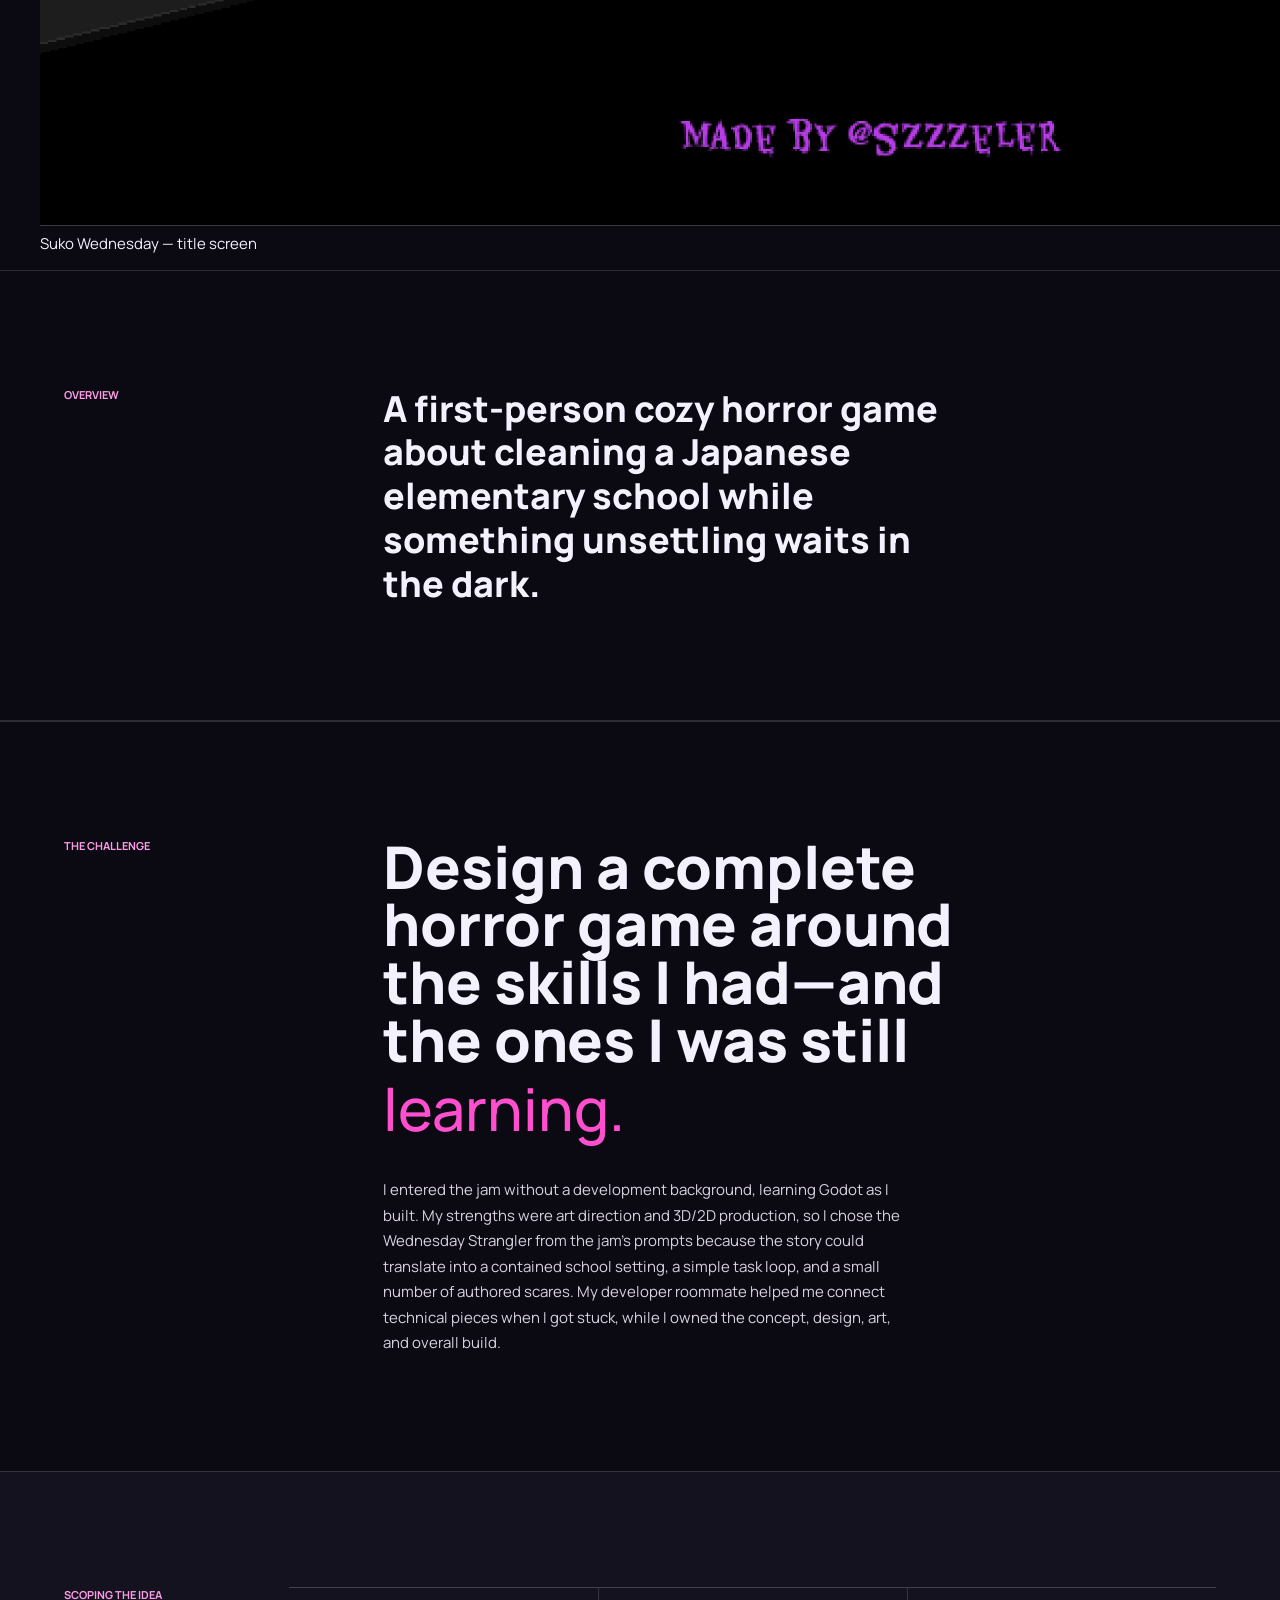
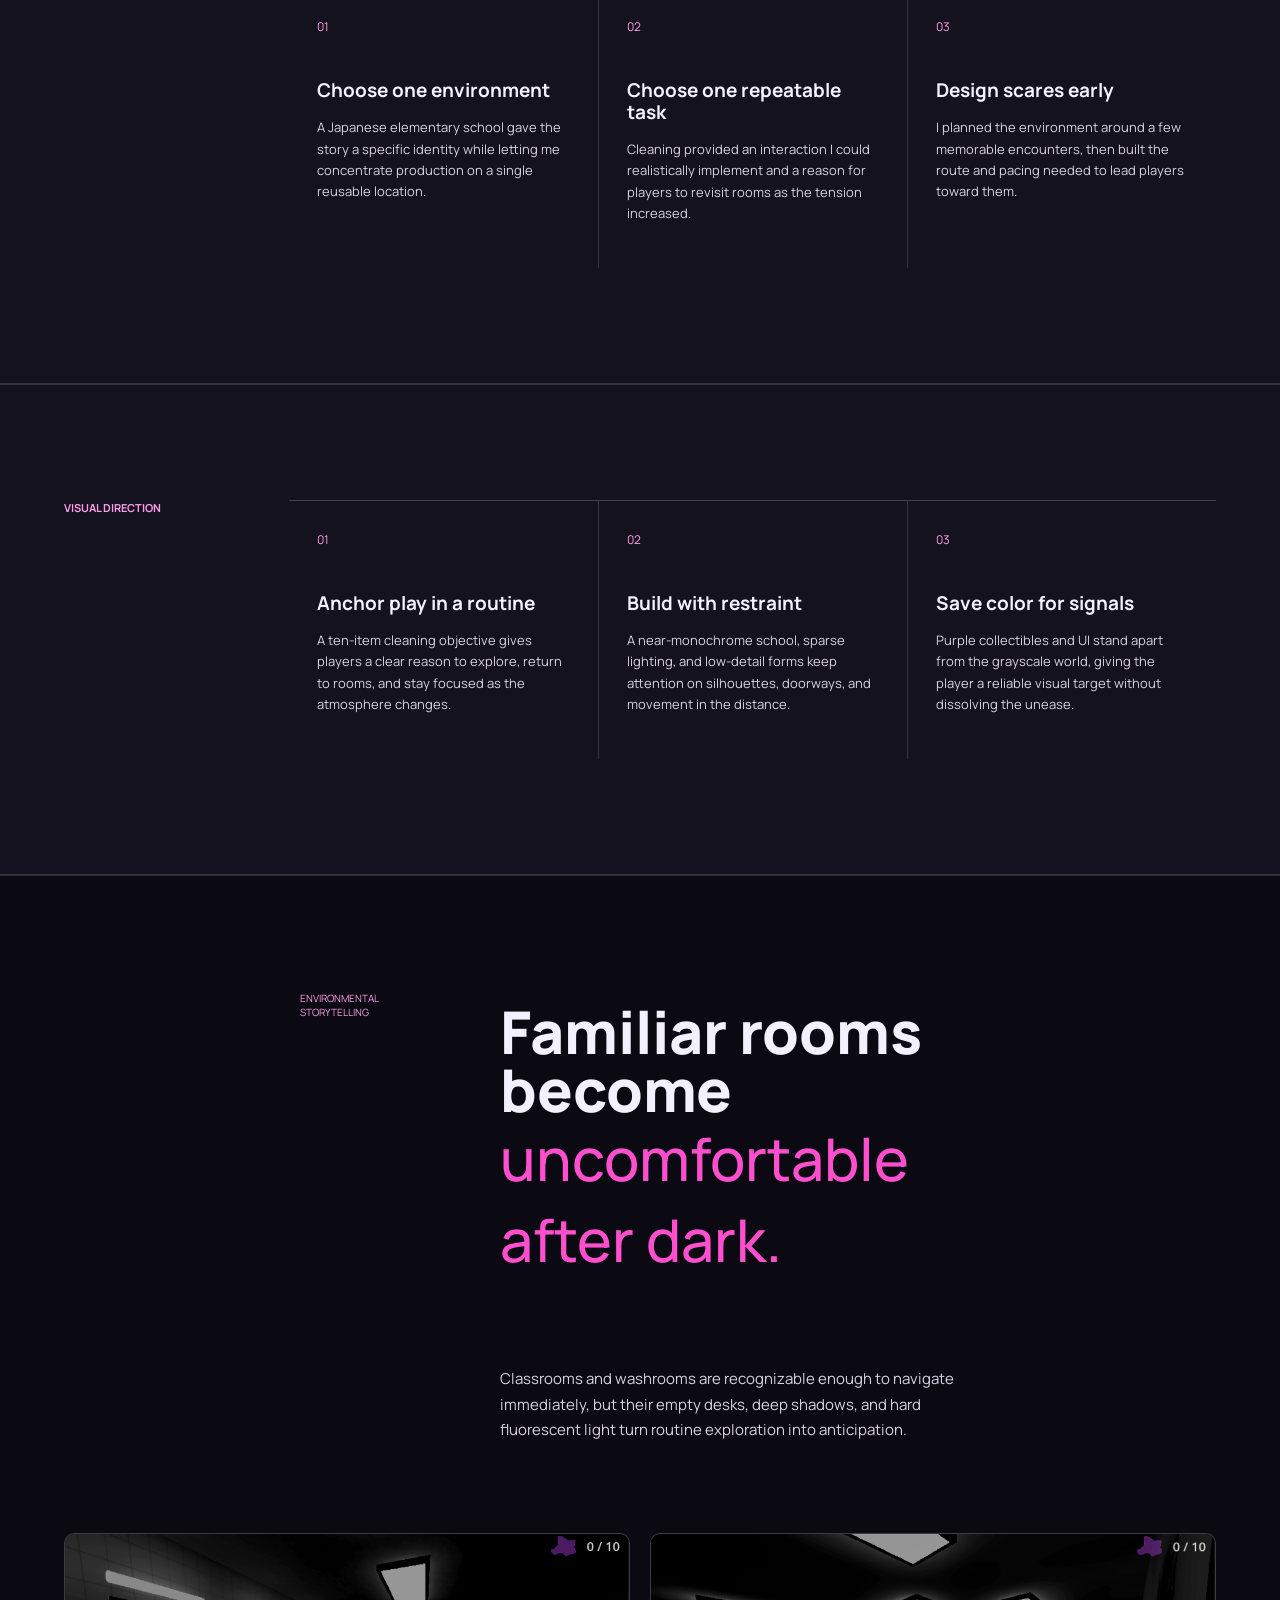
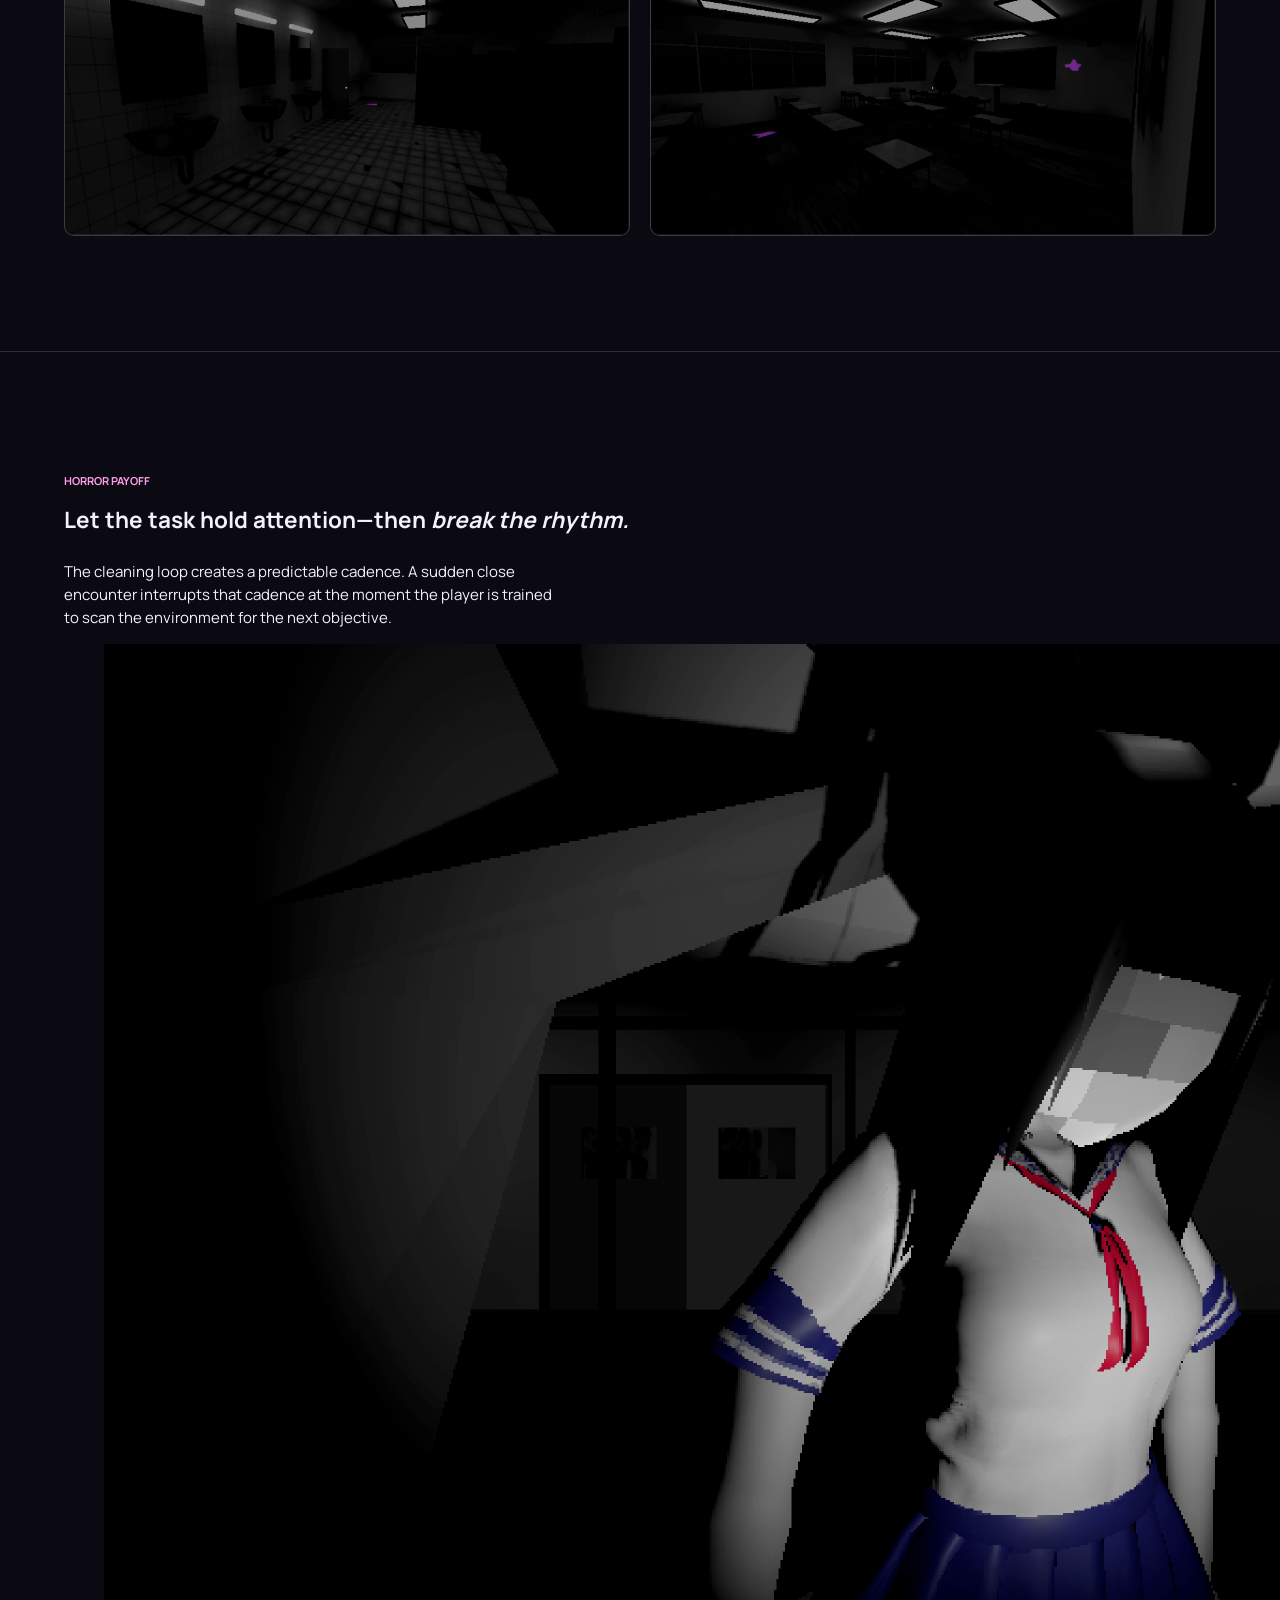
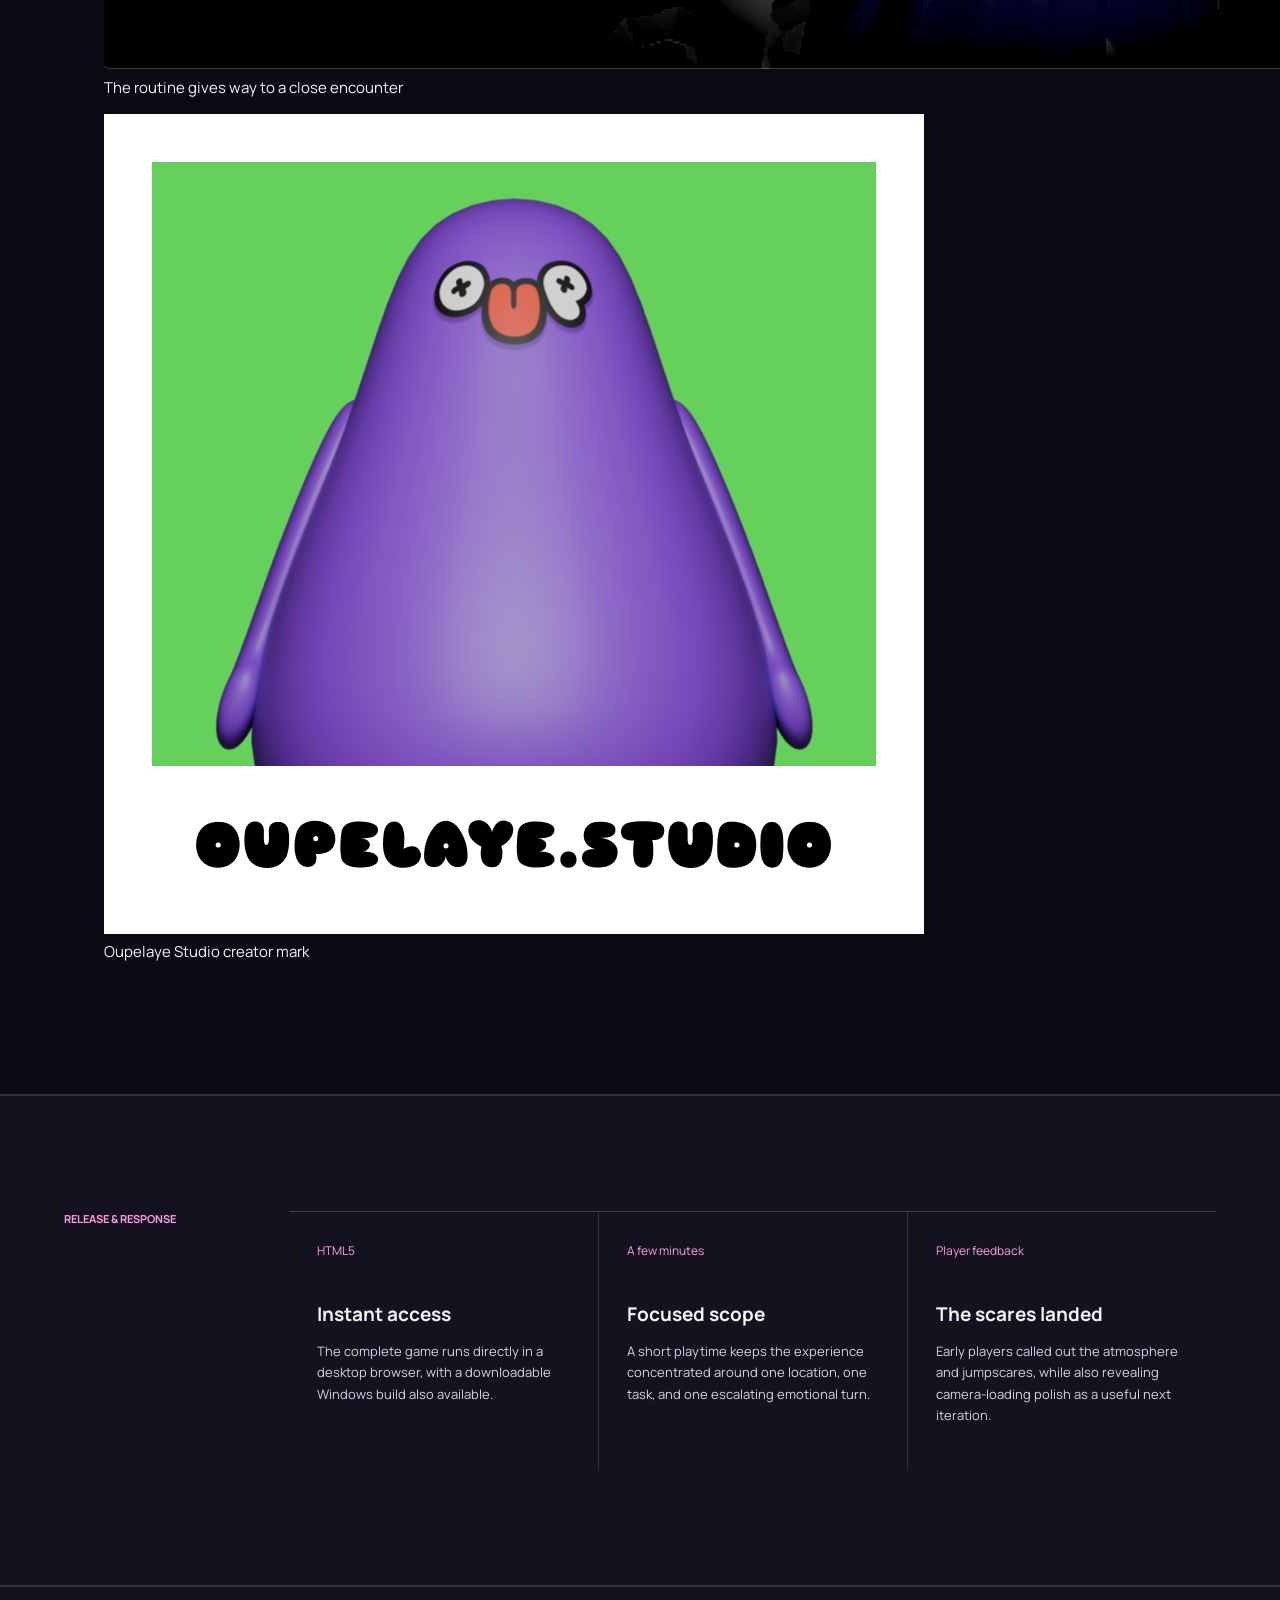
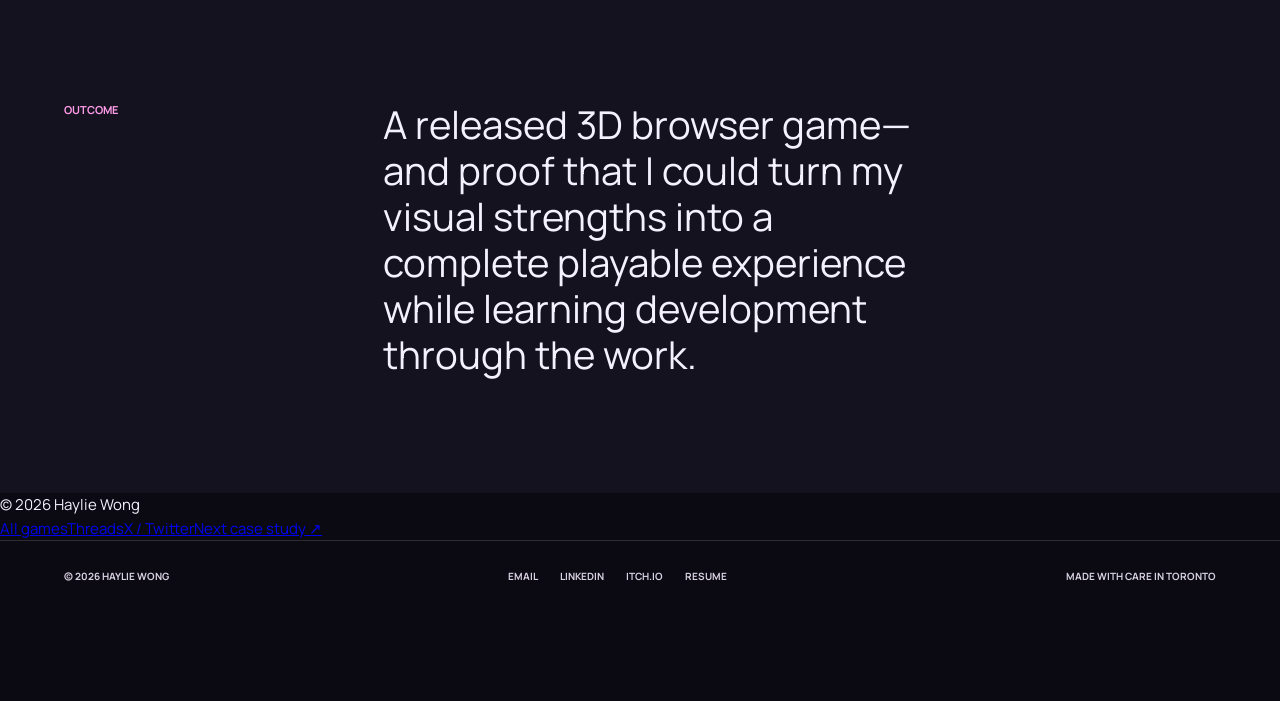
<file: suko-wednesday.html>
<!doctype html><html lang="en"><head><meta charset="UTF-8" /><meta name="viewport" content="width=device-width, initial-scale=1.0" /><meta name="description" content="Suko Wednesday cozy horror game design and development case study by Haylie Wong." /><title>Suko Wednesday — Haylie Wong</title><link rel="preconnect" href="https://fonts.googleapis.com" /><link rel="preconnect" href="https://fonts.gstatic.com" crossorigin /><link href="https://fonts.googleapis.com/css2?family=Fredoka:wght@500;600;700&family=Manrope:wght@400;500;600;700;800&display=swap" rel="stylesheet" /><link rel="stylesheet" href="styles.css?v=portfolio-merged-20260816c" /></head>
<body class="case-page suko-case"><a class="skip-link" href="#main-content">Skip to content</a><div class="grain" aria-hidden="true"></div><main id="main-content">
  <section class="case-hero"><button class="back-button" data-back>← Back to games</button><div class="case-label">Case study / 04</div><h1>Suko Wednesday</h1><p class="case-lede">Learning to build as a solo developer by turning an ordinary cleaning shift into a compact exercise in suspense.</p><div class="case-details"><span><b>Role</b>Solo creator · Game design · 3D/2D art · Development</span><span><b>Format</b>Game jam · Short-form horror</span><span><b>Tools</b>Godot 4.6 · 3D asset libraries</span></div><a class="case-live-link" href="https://szzzeler.itch.io/suko-wednesday" target="_blank" rel="noopener noreferrer">Play Suko Wednesday ↗</a></section>
  <figure class="title-banner suko-banner"><img src="assets/suko-wednesday-cover.png" alt="Suko Wednesday title screen set in a monochrome school hallway" /><figcaption>Suko Wednesday — title screen</figcaption></figure>
  <section class="case-summary"><span>Overview</span><p>A first-person cozy horror game about cleaning a Japanese elementary school while something unsettling waits in the dark.</p></section>
  <section class="case-section two-column"><span>The challenge</span><div><h2>Design a complete horror game around the skills I had—and the ones I was still <em>learning.</em></h2><p>I entered the jam without a development background, learning Godot as I built. My strengths were art direction and 3D/2D production, so I chose the Wednesday Strangler from the jam’s prompts because the story could translate into a contained school setting, a simple task loop, and a small number of authored scares. My developer roommate helped me connect technical pieces when I got stuck, while I owned the concept, design, art, and overall build.</p></div></section>
  <section class="case-section decisions"><span>Scoping the idea</span><div class="decision-list"><article><b>01</b><h3>Choose one environment</h3><p>A Japanese elementary school gave the story a specific identity while letting me concentrate production on a single reusable location.</p></article><article><b>02</b><h3>Choose one repeatable task</h3><p>Cleaning provided an interaction I could realistically implement and a reason for players to revisit rooms as the tension increased.</p></article><article><b>03</b><h3>Design scares early</h3><p>I planned the environment around a few memorable encounters, then built the route and pacing needed to lead players toward them.</p></article></div></section>
  <section class="case-section decisions"><span>Visual direction</span><div class="decision-list"><article><b>01</b><h3>Anchor play in a routine</h3><p>A ten-item cleaning objective gives players a clear reason to explore, return to rooms, and stay focused as the atmosphere changes.</p></article><article><b>02</b><h3>Build with restraint</h3><p>A near-monochrome school, sparse lighting, and low-detail forms keep attention on silhouettes, doorways, and movement in the distance.</p></article><article><b>03</b><h3>Save color for signals</h3><p>Purple collectibles and UI stand apart from the grayscale world, giving the player a reliable visual target without dissolving the unease.</p></article></div></section>
  <section class="case-showcase"><div class="showcase-copy"><span>Environmental storytelling</span><h2>Familiar rooms become <em>uncomfortable after dark.</em></h2><p>Classrooms and washrooms are recognizable enough to navigate immediately, but their empty desks, deep shadows, and hard fluorescent light turn routine exploration into anticipation.</p></div><div class="case-image-grid suko-gameplay-grid"><img src="assets/suko-wednesday-classroom.png" alt="Dark school washroom with a purple cleaning objective on the floor" /><img src="assets/suko-wednesday-hallway.png" alt="Dark classroom with a purple cleaning objective and progress counter" /></div></section>
  <section class="case-evidence suko-reveal"><div class="evidence-heading"><span>Horror payoff</span><h2>Let the task hold attention—then <em>break the rhythm.</em></h2><p>The cleaning loop creates a predictable cadence. A sudden close encounter interrupts that cadence at the moment the player is trained to scan the environment for the next objective.</p></div><div class="evidence-grid suko-evidence-grid"><figure><img src="assets/suko-wednesday-cleaning.png" alt="Suko Wednesday close encounter with the schoolgirl antagonist" /><figcaption>The routine gives way to a close encounter</figcaption></figure><figure><img src="assets/suko-wednesday-horror.png" alt="Purple Oupelaye Studio mascot on a green backdrop" /><figcaption>Oupelaye Studio creator mark</figcaption></figure></div></section>
  <section class="case-section decisions results-section"><span>Release & response</span><div class="decision-list"><article><b>HTML5</b><h3>Instant access</h3><p>The complete game runs directly in a desktop browser, with a downloadable Windows build also available.</p></article><article><b>A few minutes</b><h3>Focused scope</h3><p>A short playtime keeps the experience concentrated around one location, one task, and one escalating emotional turn.</p></article><article><b>Player feedback</b><h3>The scares landed</h3><p>Early players called out the atmosphere and jumpscares, while also revealing camera-loading polish as a useful next iteration.</p></article></div></section>
  <section class="case-outcome"><span>Outcome</span><p>A released 3D browser game—and proof that I could turn my visual strengths into a complete playable experience while learning development through the work.</p></section>
  <footer class="case-footer"><span>© 2026 Haylie Wong</span><div><a href="games.html#games">All games</a><a href="https://www.threads.com/@szzzeler" target="_blank" rel="noopener noreferrer">Threads</a><a href="https://x.com/szzzeler" target="_blank" rel="noopener noreferrer">X / Twitter</a><a href="w4vvv3.html">Next case study ↗</a></div></footer>
</main><script src="script.js?v=portfolio-merged-20260816c"></script></body></html>
</file>
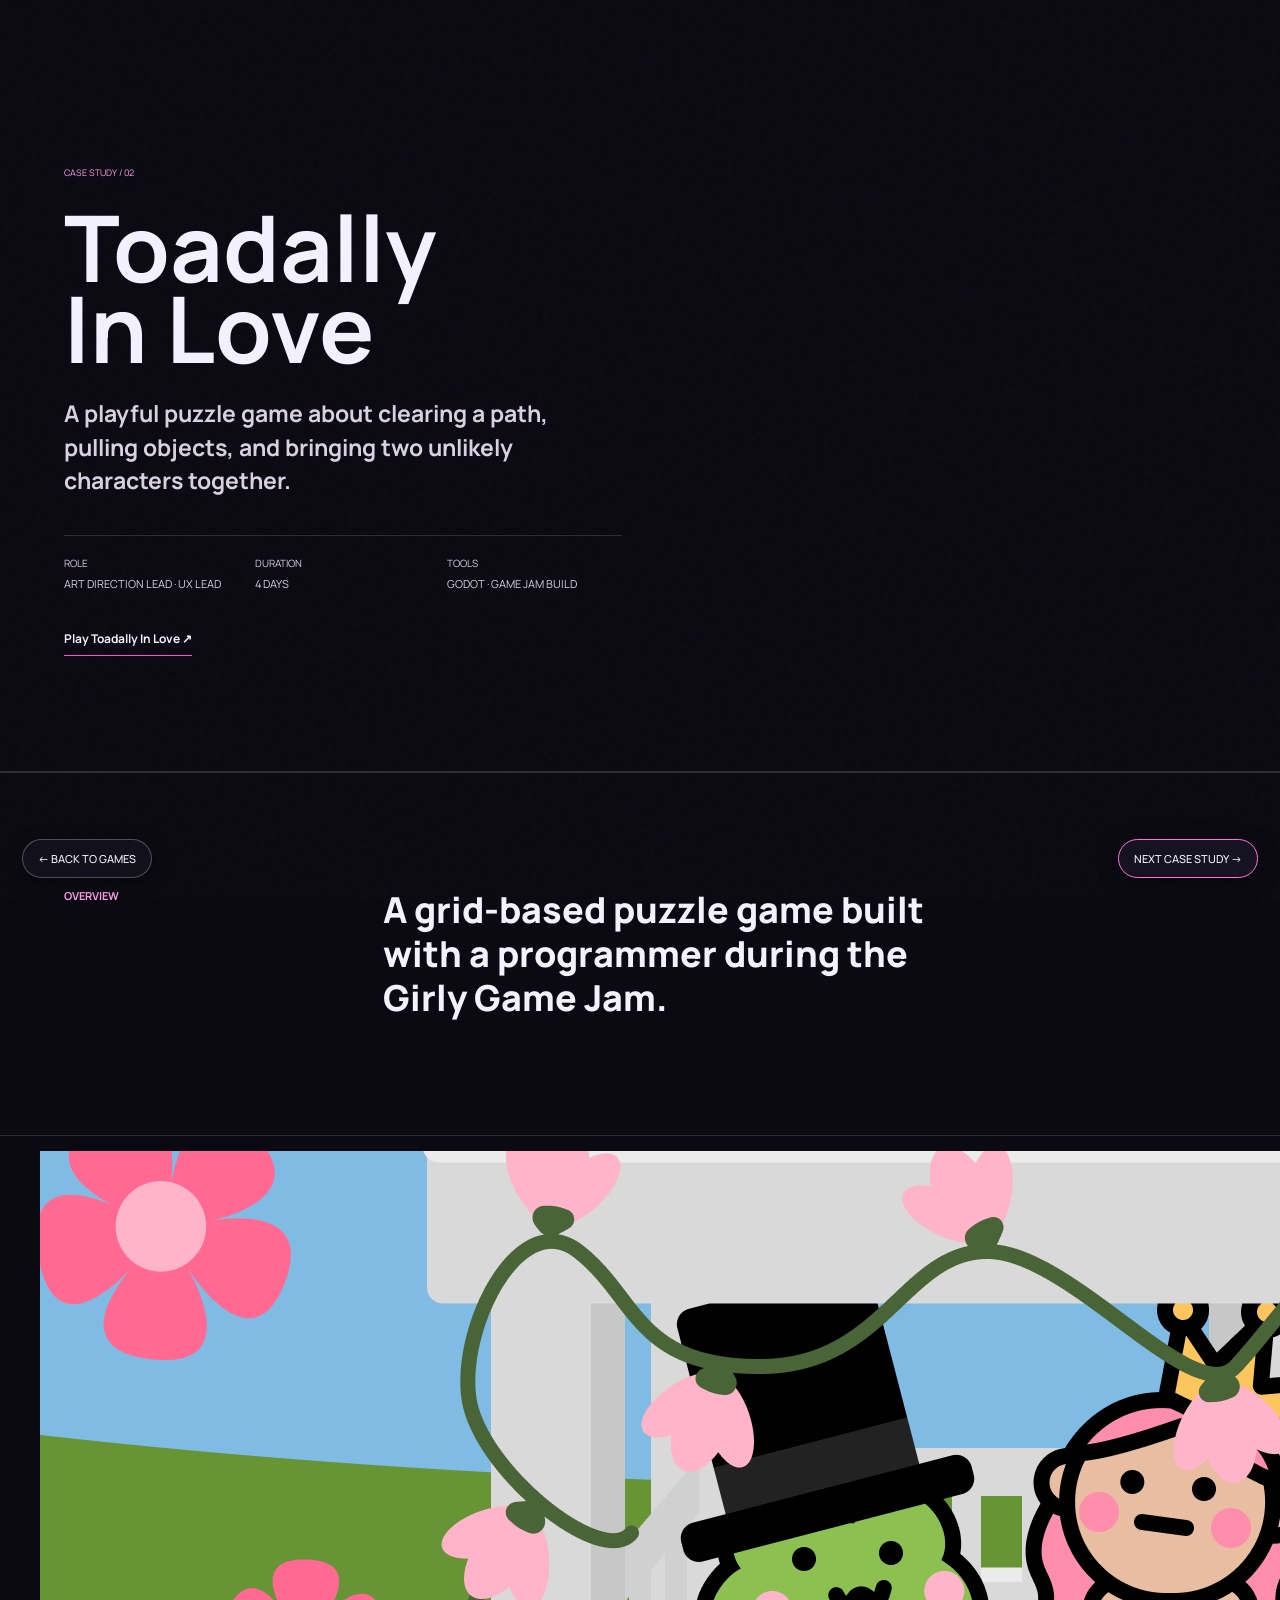
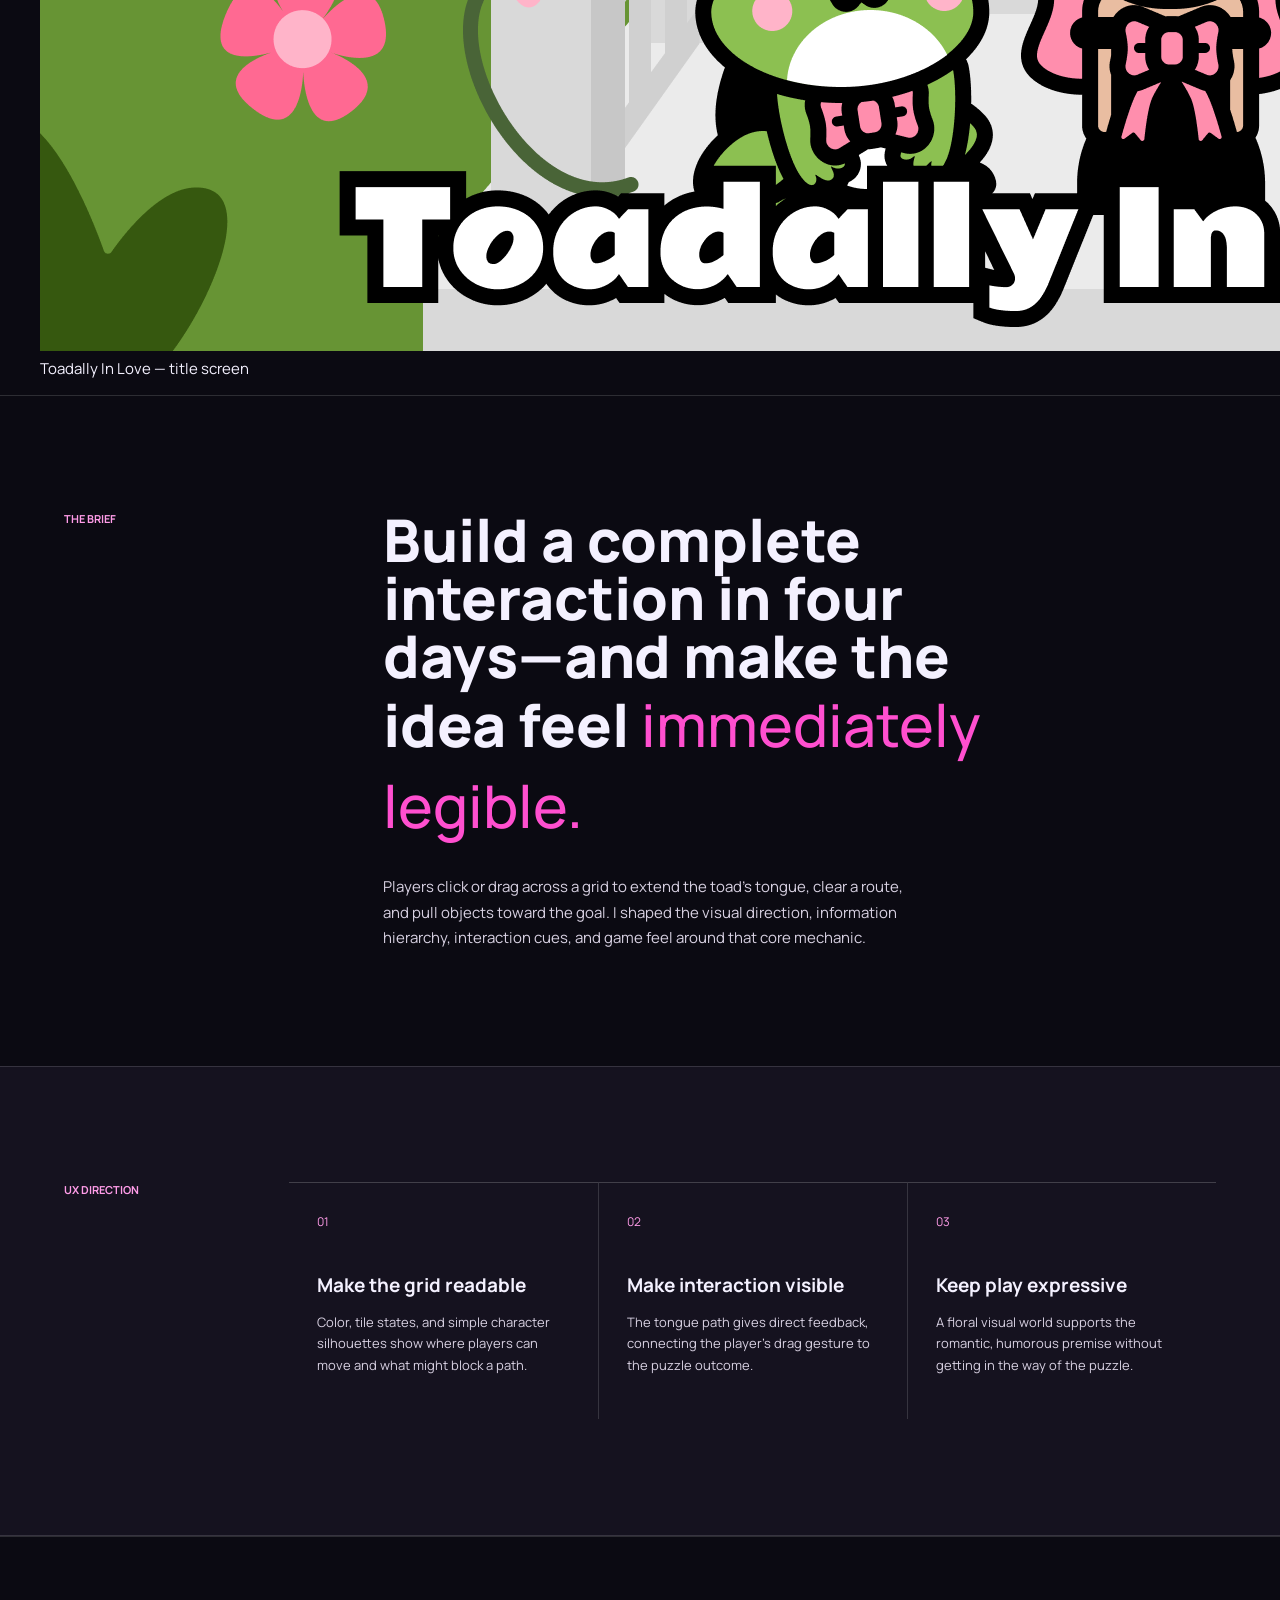
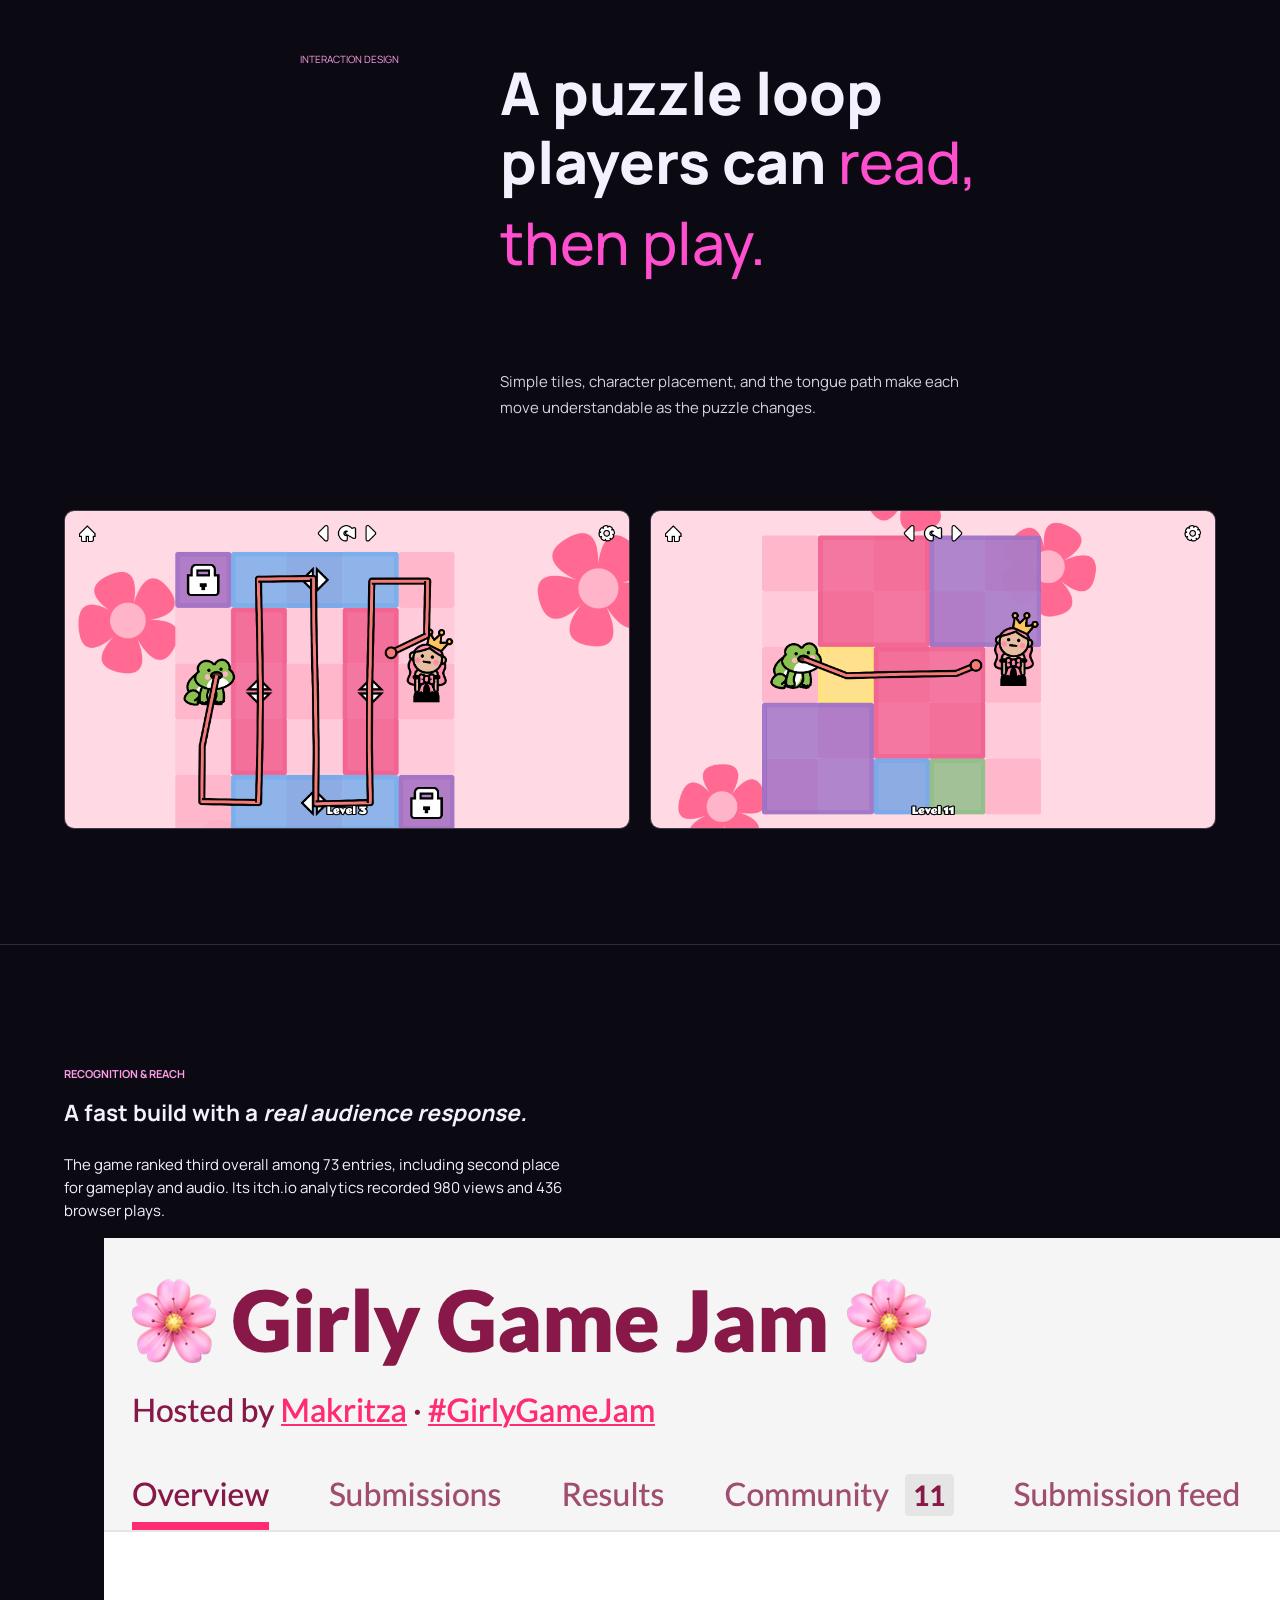
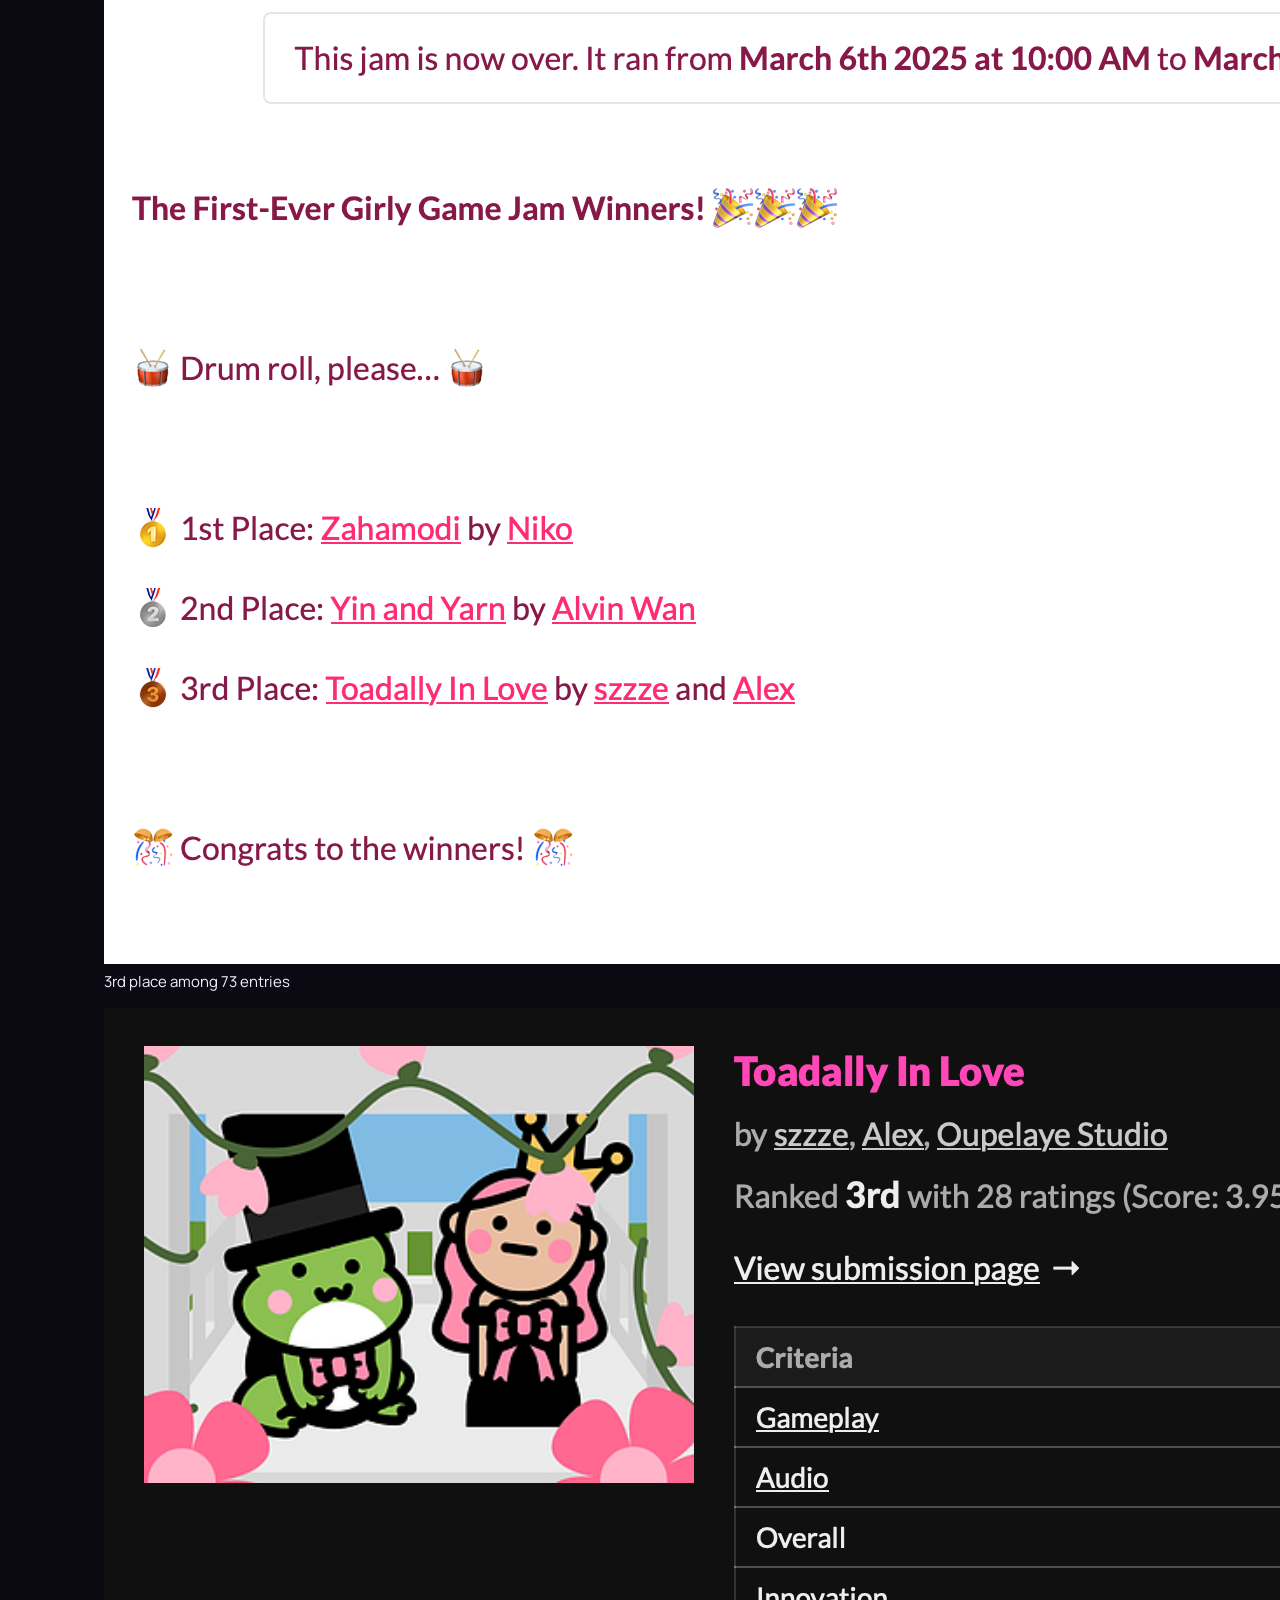
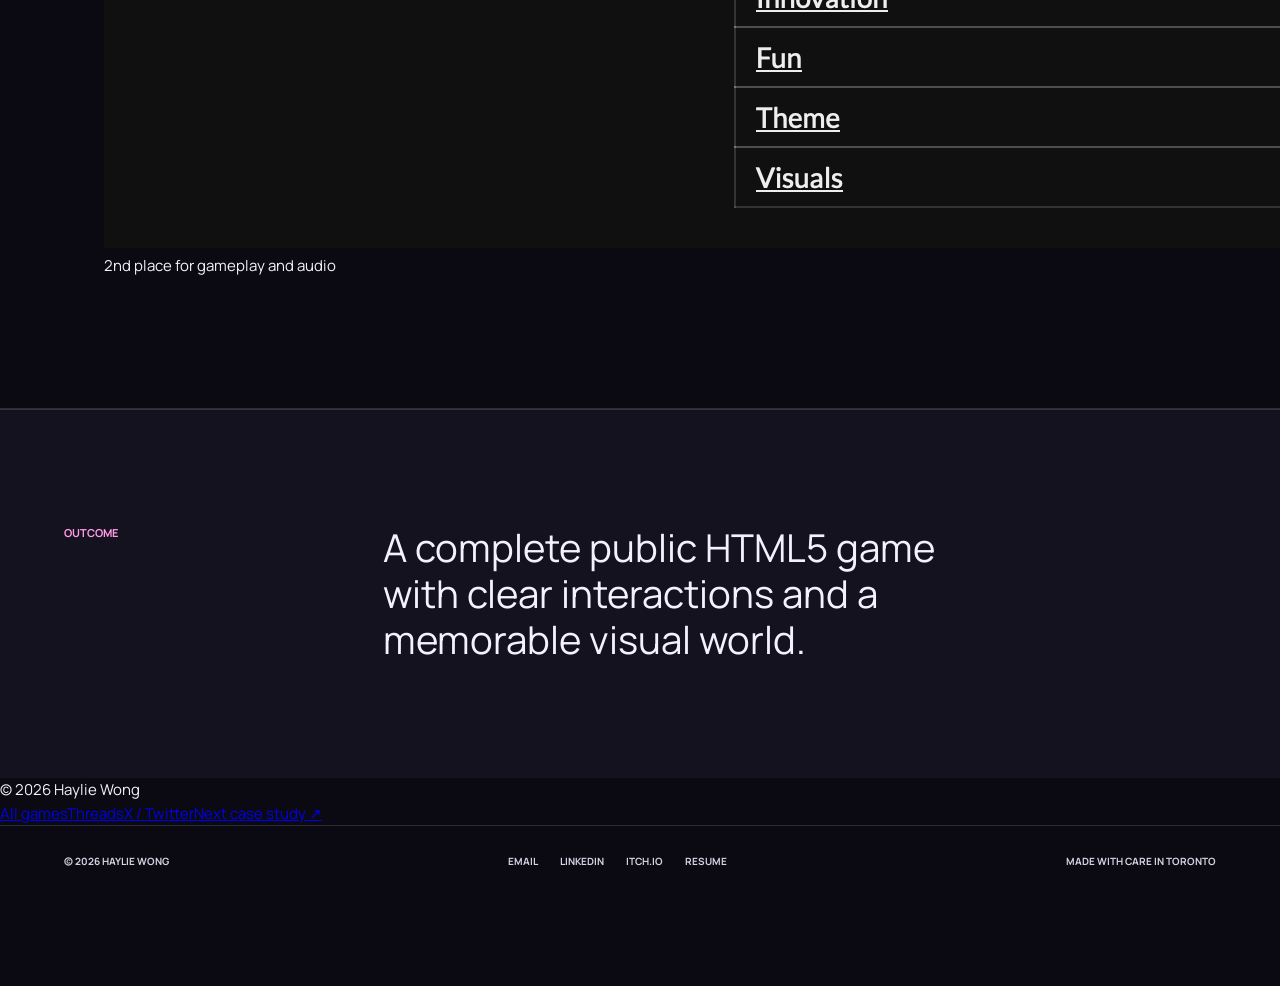
<file: toadally-in-love.html>
<!doctype html><html lang="en"><head><meta charset="UTF-8" /><meta name="viewport" content="width=device-width, initial-scale=1.0" /><meta name="description" content="Toadally In Love game-jam case study by Haylie Wong." /><title>Toadally In Love — Haylie Wong</title><link rel="preconnect" href="https://fonts.googleapis.com" /><link rel="preconnect" href="https://fonts.gstatic.com" crossorigin /><link href="https://fonts.googleapis.com/css2?family=Fredoka:wght@500;600;700&family=Manrope:wght@400;500;600;700;800&display=swap" rel="stylesheet" /><link rel="stylesheet" href="styles.css?v=portfolio-merged-20260816c" /></head>
<body class="case-page"><a class="skip-link" href="#main-content">Skip to content</a><div class="grain" aria-hidden="true"></div><main id="main-content">
  <section class="case-hero"><button class="back-button" data-back>← Back to games</button><div class="case-label">Case study / 02</div><h1>Toadally<br />In Love</h1><p class="case-lede">A playful puzzle game about clearing a path, pulling objects, and bringing two unlikely characters together.</p><div class="case-details"><span><b>Role</b>Art direction lead · UX lead</span><span><b>Duration</b>4 days</span><span><b>Tools</b>Godot · Game jam build</span></div><a class="case-live-link" href="https://szzzeler.itch.io/toadally-in-love" target="_blank" rel="noopener noreferrer">Play Toadally In Love ↗</a></section>
  <section class="case-summary"><span>Overview</span><p>A grid-based puzzle game built with a programmer during the Girly Game Jam.</p></section>
  <figure class="title-banner"><img src="assets/toadally-title.png" alt="Toadally In Love title screen" /><figcaption>Toadally In Love — title screen</figcaption></figure>
  <section class="case-section two-column"><span>The brief</span><div><h2>Build a complete interaction in four days—and make the idea feel <em>immediately legible.</em></h2><p>Players click or drag across a grid to extend the toad’s tongue, clear a route, and pull objects toward the goal. I shaped the visual direction, information hierarchy, interaction cues, and game feel around that core mechanic.</p></div></section>
  <section class="case-section decisions"><span>UX direction</span><div class="decision-list"><article><b>01</b><h3>Make the grid readable</h3><p>Color, tile states, and simple character silhouettes show where players can move and what might block a path.</p></article><article><b>02</b><h3>Make interaction visible</h3><p>The tongue path gives direct feedback, connecting the player’s drag gesture to the puzzle outcome.</p></article><article><b>03</b><h3>Keep play expressive</h3><p>A floral visual world supports the romantic, humorous premise without getting in the way of the puzzle.</p></article></div></section>
  <section class="case-showcase"><div class="showcase-copy"><span>Interaction design</span><h2>A puzzle loop players can <em>read, then play.</em></h2><p>Simple tiles, character placement, and the tongue path make each move understandable as the puzzle changes.</p></div><div class="case-image-grid"><img src="assets/toadally-gameplay.png" alt="Toadally In Love early-level gameplay" /><img src="assets/toadally-level.png" alt="Toadally In Love puzzle screen" /></div></section>
  <section class="case-evidence"><div class="evidence-heading"><span>Recognition & reach</span><h2>A fast build with a <em>real audience response.</em></h2><p>The game ranked third overall among 73 entries, including second place for gameplay and audio. Its itch.io analytics recorded 980 views and 436 browser plays.</p></div><div class="evidence-grid"><figure><img src="assets/toadally-jam-results.png" alt="Game jam results showing Toadally In Love in third place" /><figcaption>3rd place among 73 entries</figcaption></figure><figure><img src="assets/toadally-ranking.png" alt="Toadally In Love ranking details" /><figcaption>2nd place for gameplay and audio</figcaption></figure></div></section>
  <section class="case-outcome"><span>Outcome</span><p>A complete public HTML5 game with clear interactions and a memorable visual world.</p></section>
  <footer class="case-footer"><span>© 2026 Haylie Wong</span><div><a href="games.html#games">All games</a><a href="https://www.threads.com/@szzzeler" target="_blank" rel="noopener noreferrer">Threads</a><a href="https://x.com/szzzeler" target="_blank" rel="noopener noreferrer">X / Twitter</a><a href="become-the-weapon.html">Next case study ↗</a></div></footer>
</main><script src="script.js?v=portfolio-merged-20260816c"></script></body></html>
</file>
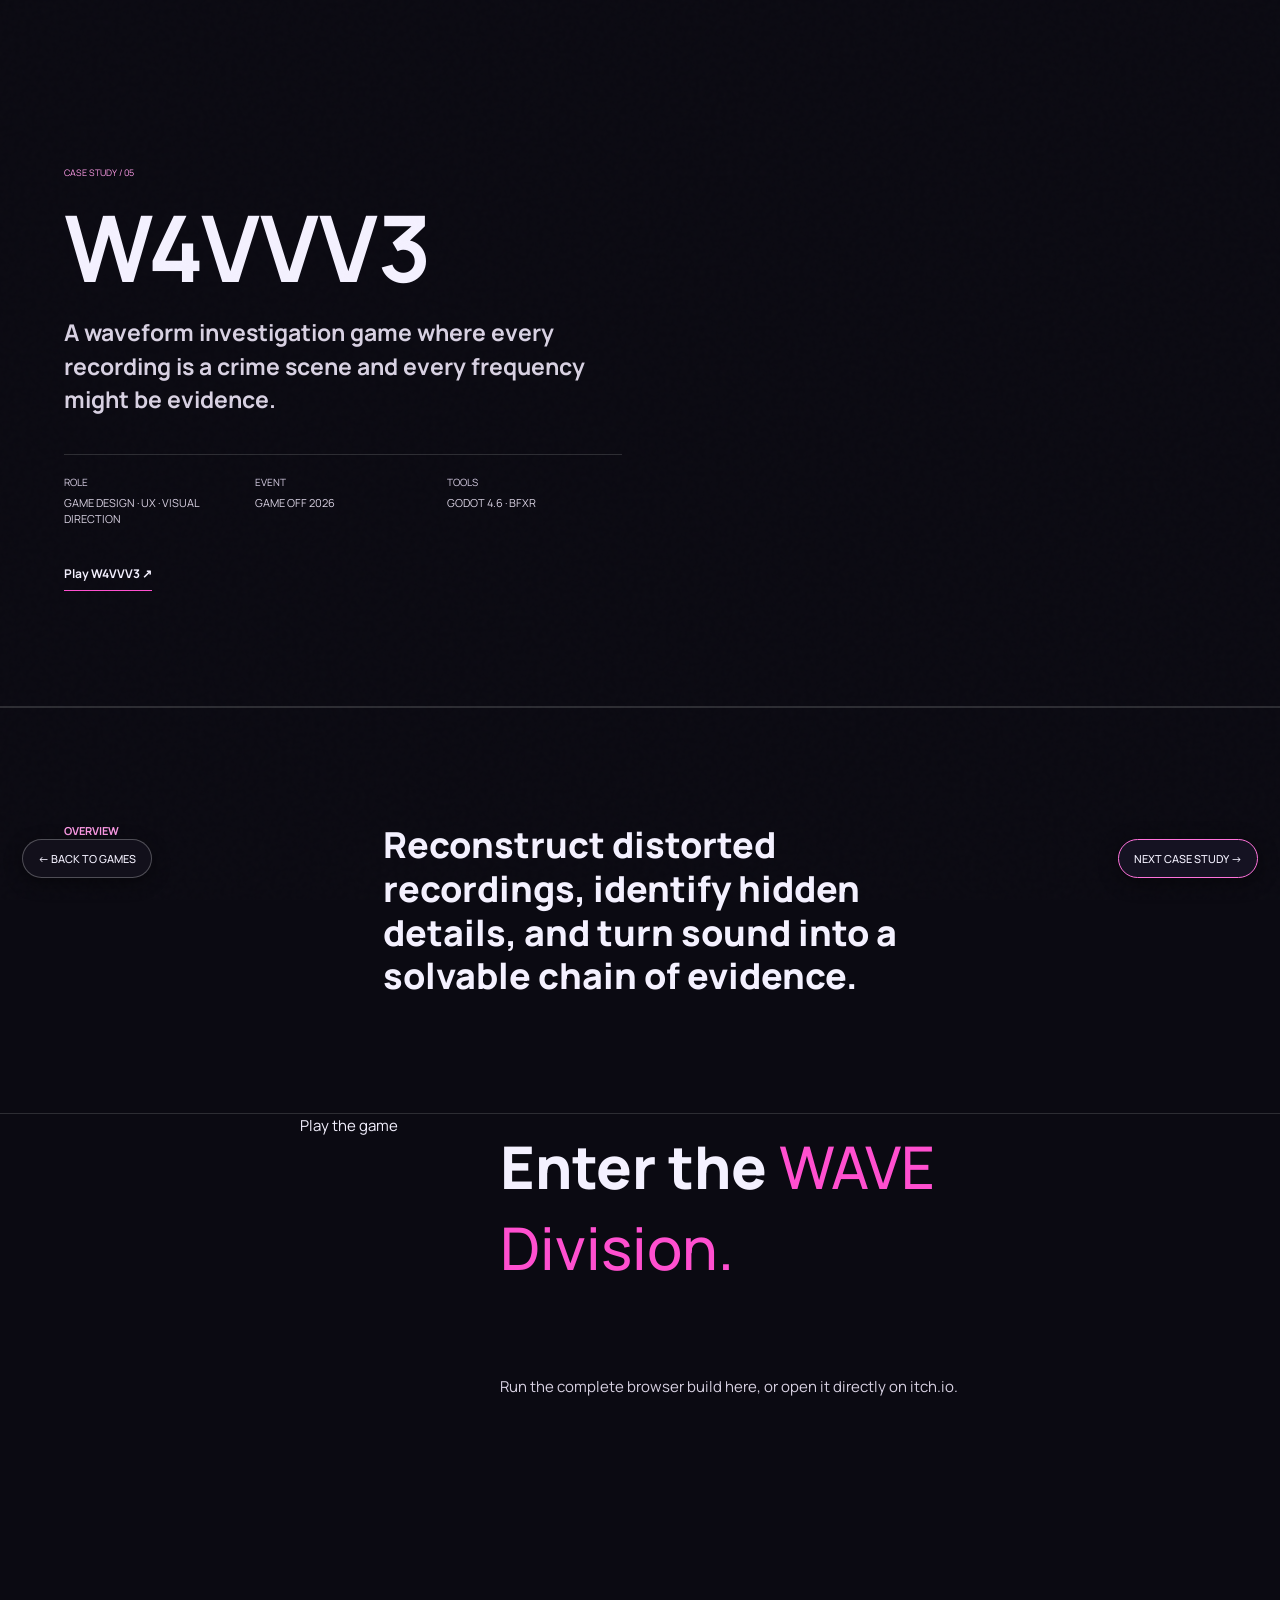
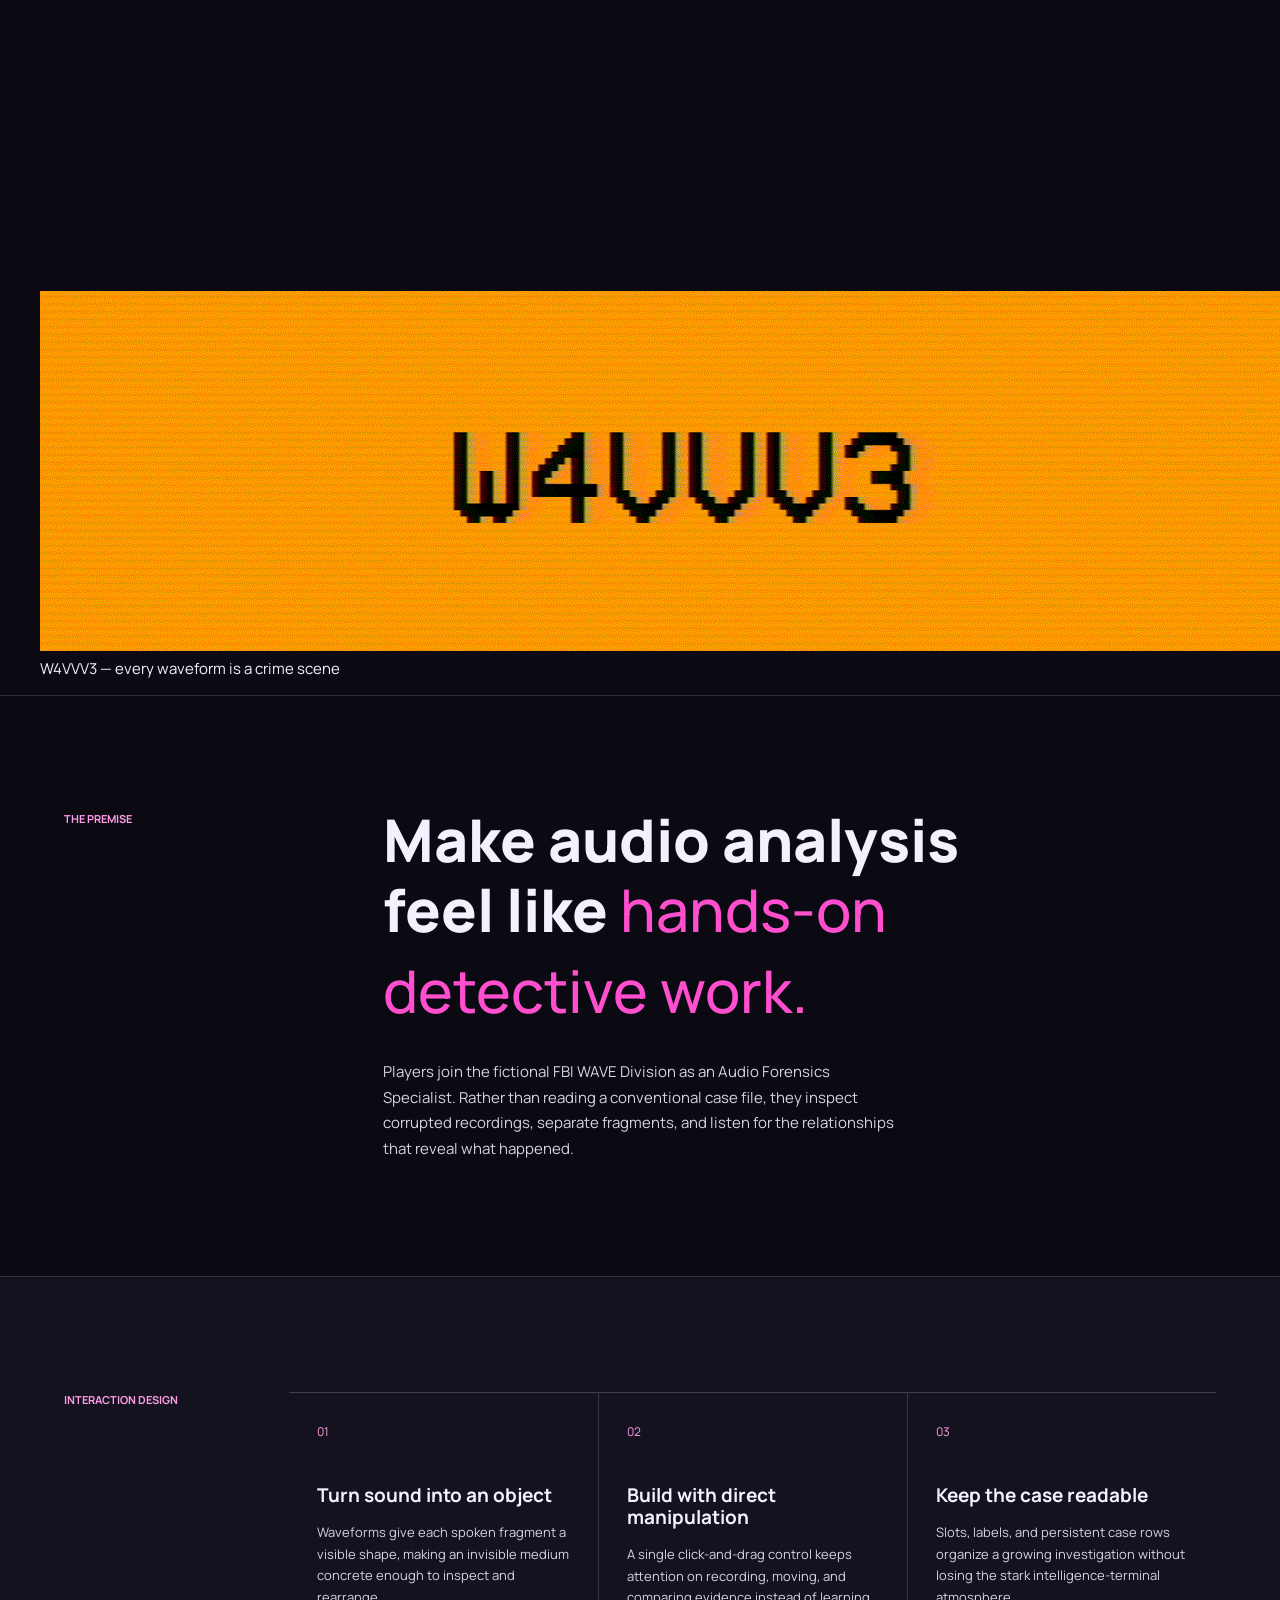
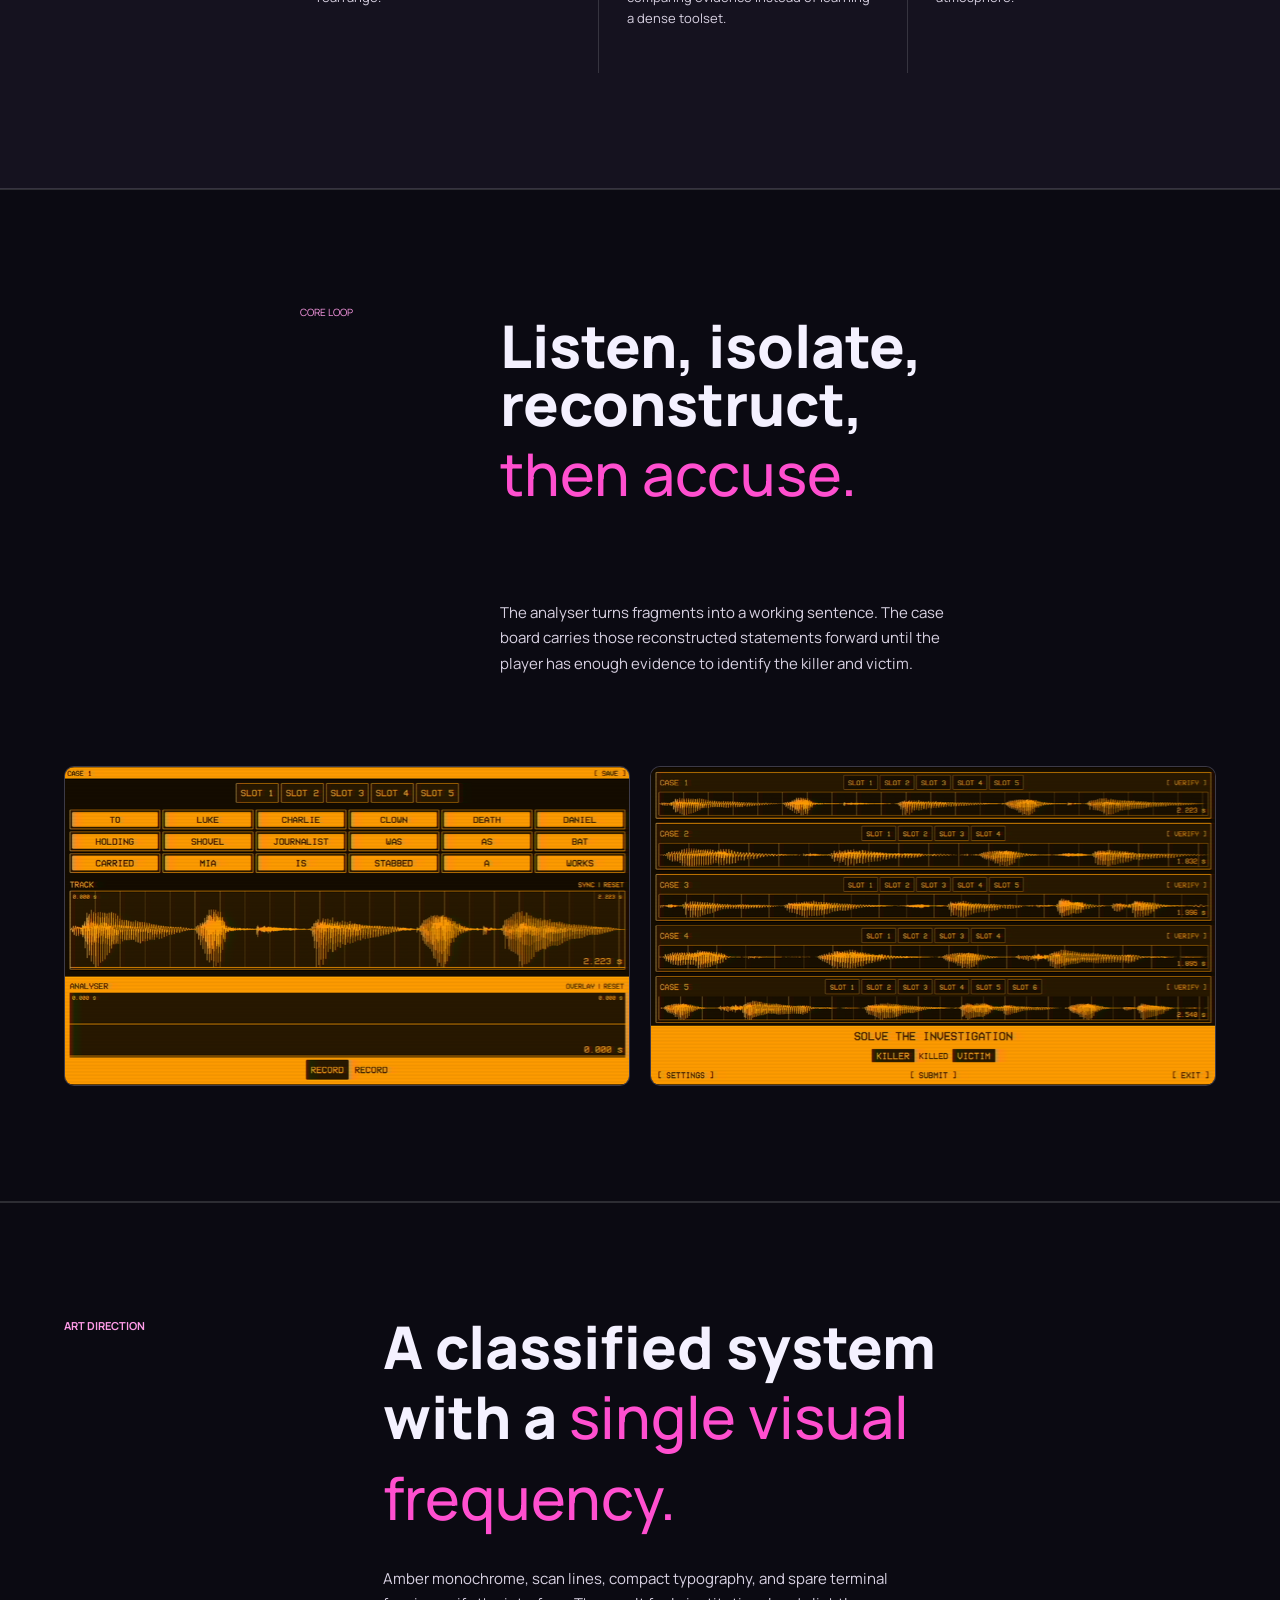
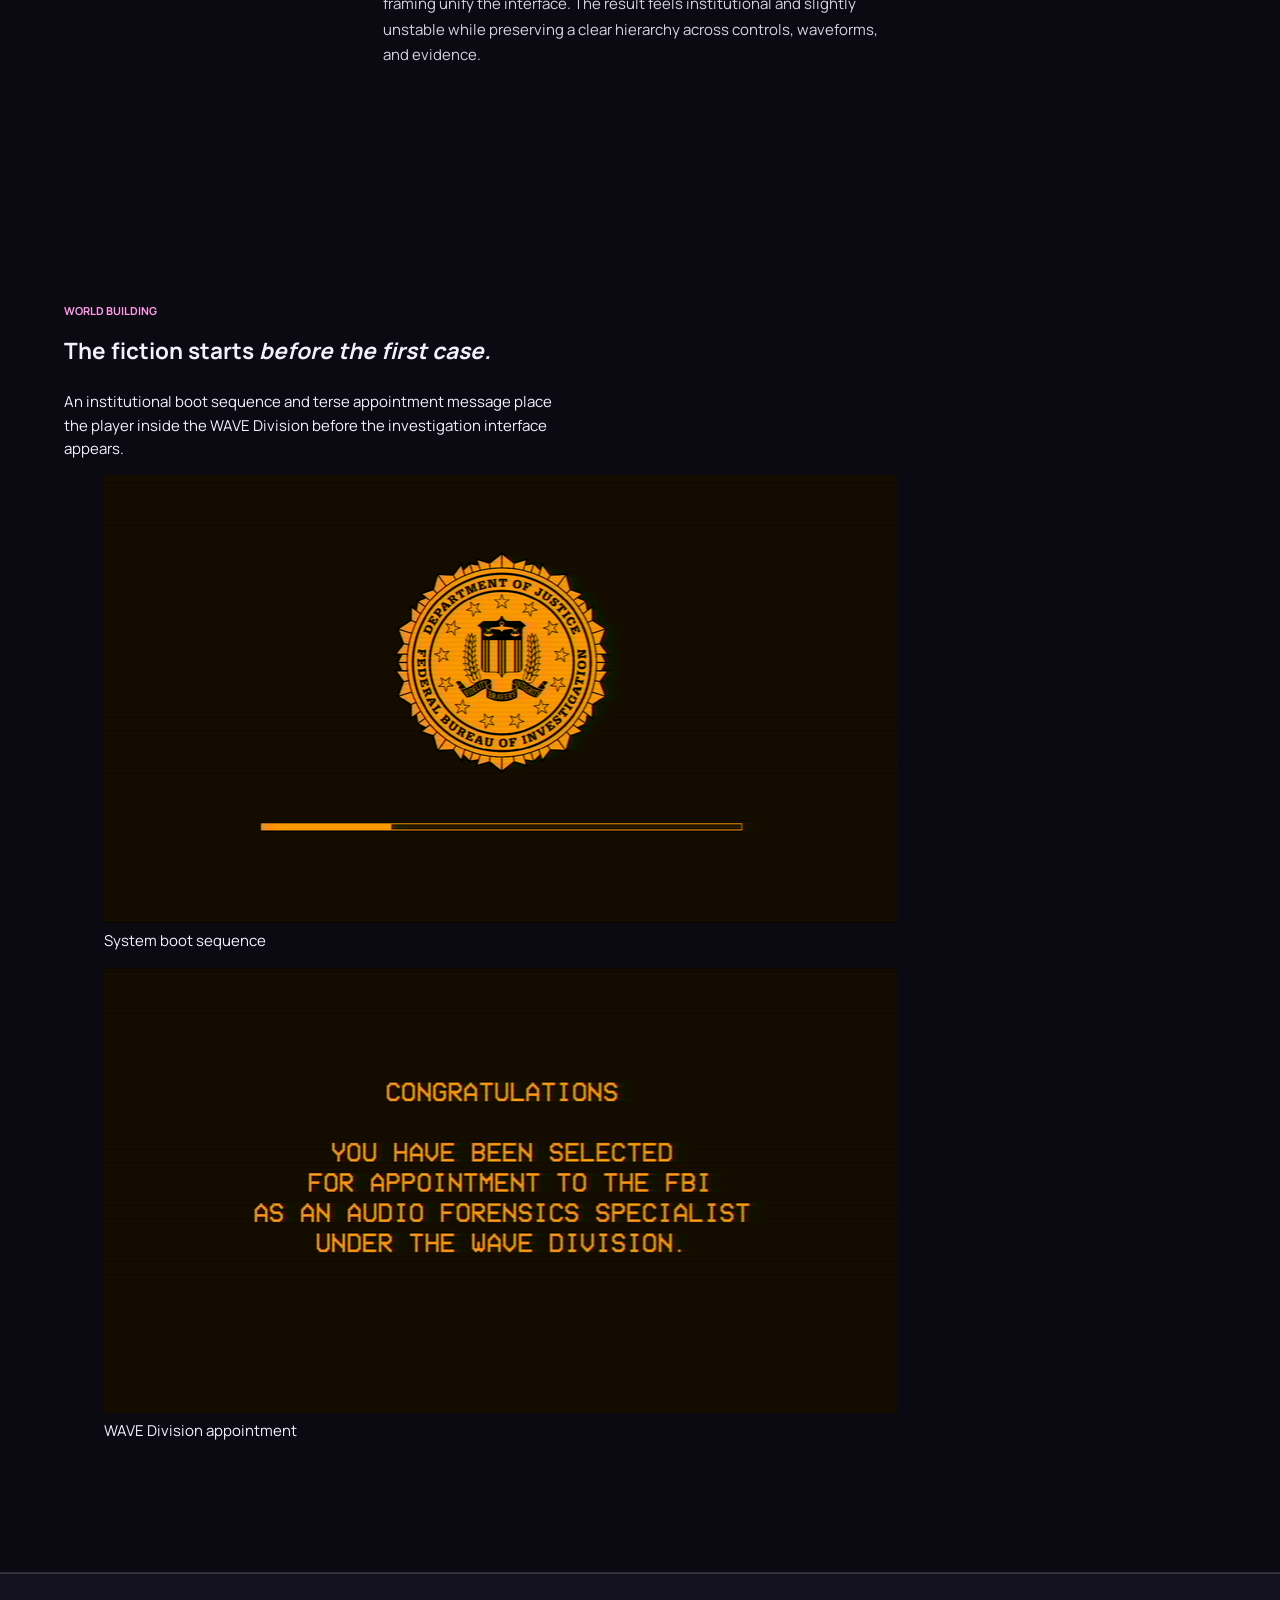
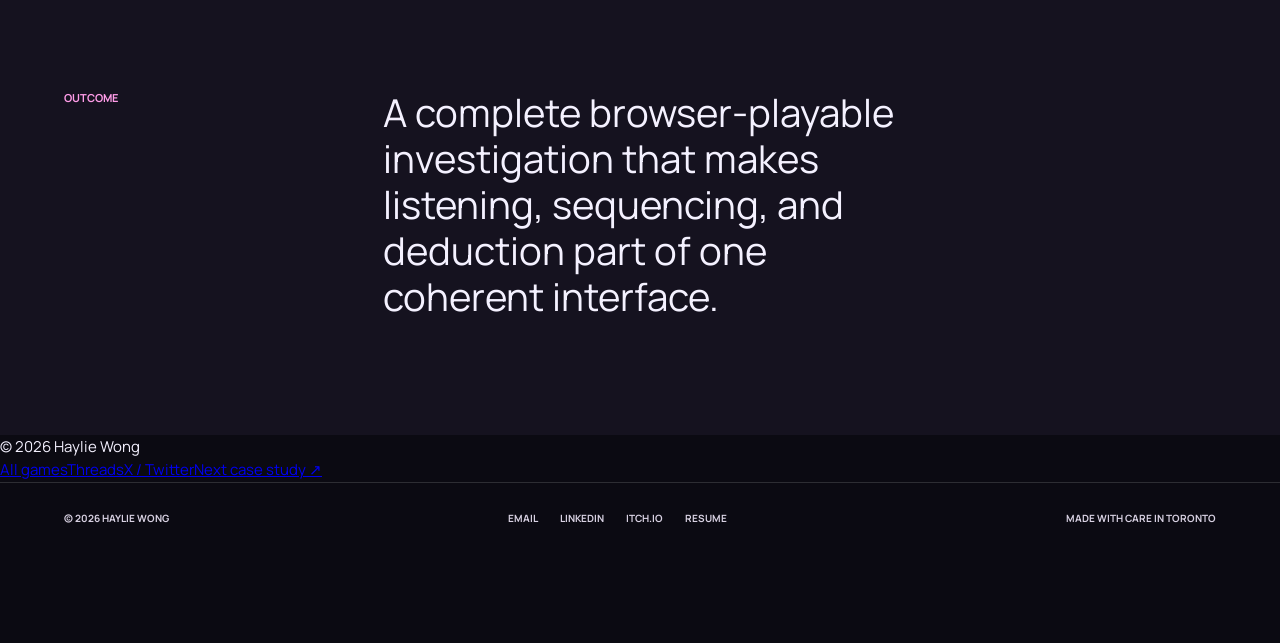
<file: w4vvv3.html>
<!doctype html><html lang="en"><head><meta charset="UTF-8" /><meta name="viewport" content="width=device-width, initial-scale=1.0" /><meta name="description" content="W4VVV3 audio-forensics puzzle case study by Haylie Wong." /><title>W4VVV3 — Haylie Wong</title><link rel="preconnect" href="https://fonts.googleapis.com" /><link rel="preconnect" href="https://fonts.gstatic.com" crossorigin /><link href="https://fonts.googleapis.com/css2?family=Fredoka:wght@500;600;700&family=Manrope:wght@400;500;600;700;800&display=swap" rel="stylesheet" /><link rel="stylesheet" href="styles.css?v=portfolio-merged-20260816c" /></head>
<body class="case-page w4vvv3-case"><a class="skip-link" href="#main-content">Skip to content</a><div class="grain" aria-hidden="true"></div><main id="main-content">
  <section class="case-hero"><button class="back-button" data-back>← Back to games</button><div class="case-label">Case study / 05</div><h1>W4VVV3</h1><p class="case-lede">A waveform investigation game where every recording is a crime scene and every frequency might be evidence.</p><div class="case-details"><span><b>Role</b>Game design · UX · visual direction</span><span><b>Event</b>Game Off 2026</span><span><b>Tools</b>Godot 4.6 · BFXR</span></div><a class="case-live-link" href="https://oupelaye.itch.io/w4vvv3" target="_blank" rel="noopener noreferrer">Play W4VVV3 ↗</a></section>
  <section class="case-summary"><span>Overview</span><p>Reconstruct distorted recordings, identify hidden details, and turn sound into a solvable chain of evidence.</p></section>
  <section class="w4vvv3-play"><div class="showcase-copy"><span>Play the game</span><h2>Enter the <em>WAVE Division.</em></h2><p>Run the complete browser build here, or open it directly on itch.io.</p></div><div class="w4vvv3-embed"><iframe frameborder="0" src="https://itch.io/embed-upload/17519339?color=000000" allowfullscreen="" width="640" height="380" title="Play W4VVV3"><a href="https://oupelaye.itch.io/w4vvv3">Play W4VVV3 on itch.io</a></iframe></div></section>
  <figure class="title-banner w4vvv3-banner"><img src="assets/w4vvv3-cover.gif" alt="Animated W4VVV3 waveform title artwork" /><figcaption>W4VVV3 — every waveform is a crime scene</figcaption></figure>
  <section class="case-section two-column"><span>The premise</span><div><h2>Make audio analysis feel like <em>hands-on detective work.</em></h2><p>Players join the fictional FBI WAVE Division as an Audio Forensics Specialist. Rather than reading a conventional case file, they inspect corrupted recordings, separate fragments, and listen for the relationships that reveal what happened.</p></div></section>
  <section class="case-section decisions"><span>Interaction design</span><div class="decision-list"><article><b>01</b><h3>Turn sound into an object</h3><p>Waveforms give each spoken fragment a visible shape, making an invisible medium concrete enough to inspect and rearrange.</p></article><article><b>02</b><h3>Build with direct manipulation</h3><p>A single click-and-drag control keeps attention on recording, moving, and comparing evidence instead of learning a dense toolset.</p></article><article><b>03</b><h3>Keep the case readable</h3><p>Slots, labels, and persistent case rows organize a growing investigation without losing the stark intelligence-terminal atmosphere.</p></article></div></section>
  <section class="case-showcase"><div class="showcase-copy"><span>Core loop</span><h2>Listen, isolate, reconstruct, <em>then accuse.</em></h2><p>The analyser turns fragments into a working sentence. The case board carries those reconstructed statements forward until the player has enough evidence to identify the killer and victim.</p></div><div class="case-image-grid w4vvv3-gameplay-grid"><img src="assets/w4vvv3-analyser.png" alt="W4VVV3 analyser with waveform fragments and sentence slots" /><img src="assets/w4vvv3-cases.png" alt="W4VVV3 investigation board with five audio cases" /></div></section>
  <section class="case-section two-column"><span>Art direction</span><div><h2>A classified system with a <em>single visual frequency.</em></h2><p>Amber monochrome, scan lines, compact typography, and spare terminal framing unify the interface. The result feels institutional and slightly unstable while preserving a clear hierarchy across controls, waveforms, and evidence.</p></div></section>
  <section class="case-evidence"><div class="evidence-heading"><span>World building</span><h2>The fiction starts <em>before the first case.</em></h2><p>An institutional boot sequence and terse appointment message place the player inside the WAVE Division before the investigation interface appears.</p></div><div class="evidence-grid w4vvv3-gameplay-grid"><figure><img src="assets/w4vvv3-loading.png" alt="W4VVV3 FBI system loading screen" /><figcaption>System boot sequence</figcaption></figure><figure><img src="assets/w4vvv3-intro.png" alt="W4VVV3 appointment message for an Audio Forensics Specialist" /><figcaption>WAVE Division appointment</figcaption></figure></div></section>
  <section class="case-outcome"><span>Outcome</span><p>A complete browser-playable investigation that makes listening, sequencing, and deduction part of one coherent interface.</p></section>
  <footer class="case-footer"><span>© 2026 Haylie Wong</span><div><a href="games.html#games">All games</a><a href="https://www.threads.com/@szzzeler" target="_blank" rel="noopener noreferrer">Threads</a><a href="https://x.com/szzzeler" target="_blank" rel="noopener noreferrer">X / Twitter</a><a href="duck-duck-shoot.html">Next case study ↗</a></div></footer>
</main><script src="script.js?v=portfolio-merged-20260816c"></script></body></html>
</file>
<file: styles.css>
:root{--ink:#1c2632;--paper:#f4f0e8;--red:#e6533c;--yellow:#f4c84b;--line:rgba(28,38,50,.18)}*{box-sizing:border-box}html{scroll-behavior:smooth}body{margin:0;background:var(--paper);color:var(--ink);font-family:Manrope,Arial,sans-serif}.grain{position:fixed;inset:0;pointer-events:none;z-index:10;opacity:.16;background-image:url("data:image/svg+xml,%3Csvg viewBox='0 0 180 180' xmlns='http://www.w3.org/2000/svg'%3E%3Cfilter id='n'%3E%3CfeTurbulence type='fractalNoise' baseFrequency='.9' numOctaves='3' stitchTiles='stitch'/%3E%3C/filter%3E%3Crect width='100%25' height='100%25' filter='url(%23n)' opacity='.22'/%3E%3C/svg%3E")}.site-header{height:86px;display:flex;align-items:center;justify-content:space-between;padding:0 4.8vw;border-bottom:1px solid var(--line);position:relative;z-index:2}.wordmark{font-size:14px;font-weight:800;letter-spacing:.08em;color:inherit;text-decoration:none}.wordmark span{font-family:Manrope;font-weight:500;font-style:italic;letter-spacing:0}.main-nav{display:flex;gap:32px;align-items:center}.main-nav a,.footer a{color:inherit;text-decoration:none;font-size:13px;font-weight:600}.main-nav .resume-link{margin-left:10px;padding:11px 16px;border:1px solid var(--ink);border-radius:50px}.resume-link span{margin-left:6px}.menu-toggle{display:none}.hero{padding:12.5vw 4.8vw 4.4vw;min-height:690px;position:relative;overflow:hidden}.eyebrow{font:500 10px Manrope,monospace;text-transform:uppercase;letter-spacing:.11em}.hero-copy{max-width:1050px;margin:6.5vw 0 6vw}.hero h1{font-size:clamp(46px,7.25vw,111px);letter-spacing:-.075em;line-height:.98;margin:0;max-width:1060px;font-weight:700}.hero h1 em,.about-copy h2 em{font-family:Manrope;font-style:italic;font-weight:500;letter-spacing:-.075em}.hero-copy p{font-size:17px;line-height:1.65;max-width:460px;margin:34px 0 0}.hero-footer{display:flex;justify-content:space-between;align-items:end}.hero-footer>p{font:500 10px Manrope;text-transform:uppercase;letter-spacing:.08em;margin:0 4vw 12px 0}.circle-link{width:110px;height:110px;border:1px solid var(--ink);border-radius:50%;display:flex;flex-direction:column;justify-content:space-between;padding:18px;color:inherit;text-decoration:none;font-size:12px;line-height:1.25;transition:.3s}.circle-link b{font-size:21px;align-self:end;font-weight:400}.circle-link:hover{background:var(--ink);color:var(--paper);transform:rotate(10deg)}.hero-orbit{position:absolute;width:30vw;height:30vw;border:1px solid rgba(28,38,50,.3);border-radius:50%;right:-8vw;top:17%;z-index:-1}.hero-orbit:before,.hero-orbit:after{content:'';position:absolute;border-radius:50%}.hero-orbit:before{width:14px;height:14px;background:var(--red);left:9%;bottom:13%}.hero-orbit:after{width:7px;height:7px;background:var(--ink);right:12%;top:7%}.hero-orbit span{position:absolute;inset:12%;border:1px solid rgba(28,38,50,.2);border-radius:50%}.hero-orbit i{font:10px Manrope;position:absolute;top:50%;left:-21px;font-style:normal}.intro-strip{border-top:1px solid var(--line);border-bottom:1px solid var(--line);padding:40px 4.8vw;display:flex;align-items:center;justify-content:space-between}.intro-strip p{font-family:Manrope;font-size:clamp(20px,2.7vw,38px);margin:0;letter-spacing:-.04em;max-width:850px;line-height:1.16}.intro-strip strong{font-weight:500;color:var(--red)}.spark{font-size:35px;color:var(--red)}.work-section{padding:11vw 4.8vw}.section-heading{display:grid;grid-template-columns:16% 1fr 25%;align-items:start;margin-bottom:9vw}.section-heading span{font:10px Manrope;letter-spacing:.1em}.section-heading h2{font-size:clamp(34px,4.8vw,70px);line-height:.9;letter-spacing:-.07em;margin:0}.section-heading p{font-size:13px;line-height:1.6;margin:0;max-width:220px}.projects{display:grid;grid-template-columns:repeat(2,1fr);gap:8vw 4.2vw}.project-luma{grid-column:2}.project-art{display:block;height:min(41vw,540px);position:relative;overflow:hidden;color:inherit;text-decoration:none}.project-meta{display:flex;justify-content:space-between;font:10px Manrope;text-transform:uppercase;letter-spacing:.08em;margin:15px 0 18px}.project-title{display:grid;grid-template-columns:1.2fr 1.5fr auto;gap:18px;align-items:baseline;border-top:1px solid var(--ink);padding-top:13px}.project-title h3{font-size:25px;letter-spacing:-.06em;margin:0}.project-title p{font-size:12px;line-height:1.55;margin:0;max-width:250px}.project-title a{font-size:12px;color:inherit;text-decoration:none;white-space:nowrap}.project-title b{font-size:16px;margin-left:5px}.aurora-art{background:#dbe4e6}.aurora-art:before{content:'';position:absolute;width:100%;height:70%;left:0;bottom:0;background:linear-gradient(150deg,#eef2e9 5%,#7199a0 5.2%,#4e727b 48%,#bed4cf 48.2%,#dfe0cc 100%);clip-path:polygon(0 30%,100% 0,100% 100%,0 100%)}.aurora-phone{position:absolute;width:42%;height:84%;left:17%;bottom:-6%;border:8px solid #263643;border-radius:27px;background:#f7f9f3;z-index:1;padding:38px 12px 15px;box-shadow:14px 17px 25px #19323b55}.phone-top{position:absolute;top:11px;left:50%;transform:translateX(-50%);width:36%;height:5px;border-radius:9px;background:#263643}.screen-title{font-size:14px;font-weight:800}.route-card{margin-top:30px;background:#e3eeeb;border-radius:14px;padding:15px;display:flex;justify-content:space-between;align-items:center;font-size:17px;font-weight:800}.route-card i{width:25px;border-top:1px solid #4d6668}.date-chip{font-size:9px;margin:13px 0}.date-chip b{margin:0 8px}.flight-row{display:flex;justify-content:space-between;align-items:center;font-size:8px;margin-top:26px}.flight-row small{font-size:6px;color:#e6533c}.flight-row em{font-style:normal;color:#566}.aurora-ticket{position:absolute;bottom:13%;right:10%;background:#f1c94f;padding:20px;width:37%;transform:rotate(6deg);z-index:2;box-shadow:7px 8px #1c2632}.aurora-ticket small,.aurora-ticket span{display:block;font:7px Manrope;margin-bottom:12px}.aurora-ticket b{font-size:13px;display:block;margin-bottom:9px}.aurora-ticket i{font-size:9px;font-style:normal}.art-label{position:absolute;right:8%;top:8%;font:110px Manrope;font-style:italic;color:#e6533c}.signal-art{background:#192c2c;color:#f3f1e9}.signal-grid{position:absolute;inset:0;background:linear-gradient(#ffffff12 1px,transparent 1px),linear-gradient(90deg,#ffffff12 1px,transparent 1px);background-size:44px 44px}.signal-title{position:absolute;top:9%;left:8%;font-size:clamp(26px,4vw,56px);font-weight:700;letter-spacing:-.07em;line-height:.82}.signal-title span{font-family:Manrope;font-weight:500;font-style:italic;display:block}.signal-pulse{position:absolute;width:37%;aspect-ratio:1;border-radius:50%;border:1px solid #c2e9be;opacity:.8}.pulse-one{right:8%;top:11%}.pulse-two{right:16%;top:19%;border-color:#f7c644}.signal-window{position:absolute;left:12%;bottom:13%;width:60%;height:43%;background:#eceddf;color:#1b2829;padding:12px;box-shadow:13px 13px 0 #ee6650}.window-bar{display:flex;gap:4px}.window-bar i{width:5px;height:5px;border-radius:50%;background:#889}.chart{height:52%;display:flex;align-items:end;gap:7%;padding:18px 5px 0}.chart span{width:11%;background:#507979;border-radius:2px 2px 0 0}.chart span:nth-child(1){height:30%}.chart span:nth-child(2){height:55%}.chart span:nth-child(3){height:45%}.chart span:nth-child(4){height:84%;background:#e6533c}.chart span:nth-child(5){height:71%}.window-copy b{font-size:24px;letter-spacing:-.07em}.window-copy small{font-size:8px;margin-left:5px}.signal-sticker{position:absolute;right:7%;bottom:14%;padding:13px;background:#f6c64b;color:#192c2c;border-radius:50%;width:84px;height:84px;text-align:center;display:grid;place-items:center;font:9px Manrope;transform:rotate(-13deg)}.luma-art{background:#f3b58d}.luma-sun{position:absolute;width:39%;aspect-ratio:1;border-radius:50%;background:#fae0a2;right:13%;top:12%}.luma-hill{position:absolute;bottom:-15%;border-radius:50% 50% 0 0}.hill-one{width:100%;height:59%;left:-26%;background:#314a45;transform:rotate(12deg)}.hill-two{width:90%;height:47%;right:-31%;background:#1c3736;transform:rotate(-14deg)}.luma-path{position:absolute;width:19%;height:76%;background:#d77d6c;clip-path:polygon(30% 0,68% 0,100% 100%,0 100%);bottom:-10%;left:42%;z-index:1}.luma-ui{position:absolute;z-index:3;left:8%;top:8%;background:#f8ead0;padding:14px;width:42%;box-shadow:5px 5px 0 #263c3b}.luma-ui span{font:8px Manrope;display:block;margin-bottom:9px}.luma-ui b{font-size:12px;display:block;line-height:1.15}.luma-ui i{display:inline-block;background:#263c3b;color:#f8ead0;padding:5px 10px;font-style:normal;font-size:9px;margin-top:12px}.luma-logo{position:absolute;z-index:3;bottom:7%;right:7%;font:clamp(40px,6.5vw,85px) Manrope;letter-spacing:-.1em;color:#f8ead0}.about-section{background:#dfded3;padding:11vw 4.8vw;display:grid;grid-template-columns:18% 1.4fr 1fr;gap:5vw;position:relative}.about-stamp{font:10px Manrope;letter-spacing:.12em;line-height:1.45}.about-stamp span{font-size:32px;color:var(--red);display:block;margin:12px}.about-copy h2{font-size:clamp(38px,5.1vw,73px);letter-spacing:-.075em;line-height:.93;margin:25px 0 34px}.about-copy p{font-size:14px;line-height:1.75;max-width:500px}.text-link{display:inline-block;border-bottom:1px solid var(--ink);padding-bottom:6px;margin-top:14px;color:inherit;text-decoration:none;font-size:13px;font-weight:700}.text-link b{margin-left:20px}.principles{margin-top:70px}.principles ul{padding:0;margin:25px 0 0;list-style:none}.principles li{border-top:1px solid var(--line);padding:14px 0;display:flex;gap:20px;font-size:13px}.principles b{font:10px Manrope;font-weight:400}.process-section{background:var(--ink);color:var(--paper);padding:11vw 4.8vw}.section-heading.light{grid-template-columns:16% 1fr;margin-bottom:7vw}.process-grid{display:grid;grid-template-columns:repeat(3,1fr);border-top:1px solid #f4f0e855}.process-grid>div{padding:25px 8% 0 0;border-right:1px solid #f4f0e855;min-height:225px}.process-grid>div+div{padding-left:8%}.process-grid>div:last-child{border:0}.process-grid span{font:10px Manrope;color:#f2c549}.process-grid h3{font-size:21px;letter-spacing:-.05em;margin:45px 0 14px}.process-grid p{font-size:12px;line-height:1.65;max-width:260px;color:#d3d4cf}.contact-section{padding:10vw 4.8vw 2vw;background:var(--red);color:#fff1df}.contact-top{display:flex;justify-content:space-between}.contact-top p{margin:0;font-size:12px}.contact-section h2{font-size:clamp(37px,6.8vw,100px);letter-spacing:-.08em;line-height:.98;margin:13vw 0}.contact-section h2 a{color:inherit;text-decoration:none;font-family:Manrope;font-weight:500;font-style:italic}.contact-section h2 span{font-family:Manrope;font-style:normal;font-size:.5em;vertical-align:middle;margin-left:1vw}.footer{display:flex;justify-content:space-between;border-top:1px solid #fff1df77;padding-top:18px;font:10px Manrope;text-transform:uppercase;letter-spacing:.05em}.footer div{display:flex;gap:22px}.footer a{font:10px Manrope}.reveal{opacity:0;transform:translateY(24px);transition:opacity .7s ease,transform .7s ease}.reveal.visible{opacity:1;transform:none}@media(max-width:760px){.site-header{height:69px;padding:0 6vw}.main-nav{position:absolute;top:69px;left:0;right:0;background:var(--paper);padding:22px 6vw 30px;display:none;flex-direction:column;align-items:flex-start;gap:18px;border-bottom:1px solid var(--line)}.main-nav.open{display:flex}.main-nav .resume-link{margin:5px 0 0}.menu-toggle{display:flex;width:32px;height:25px;border:0;background:transparent;flex-direction:column;justify-content:center;gap:6px;padding:0}.menu-toggle span{display:block;width:25px;height:1px;background:var(--ink);transition:.2s}.menu-toggle.active span:first-child{transform:translateY(3.5px) rotate(45deg)}.menu-toggle.active span:last-child{transform:translateY(-3.5px) rotate(-45deg)}.hero{padding:18vw 6vw 11vw;min-height:650px}.hero-copy{margin:17vw 0 15vw}.hero-copy p{font-size:14px;max-width:380px}.hero-footer>p{display:none}.hero-orbit{width:64vw;height:64vw;right:-23vw;top:14%}.intro-strip{padding:25px 6vw}.spark{font-size:25px}.work-section{padding:18vw 6vw}.section-heading{display:block;margin-bottom:13vw}.section-heading h2{margin:20px 0}.projects{display:block}.project{margin-bottom:18vw}.project-art{height:95vw}.project-title{grid-template-columns:1fr auto;gap:12px}.project-title p{grid-column:1/-1;grid-row:2}.project-title a{grid-column:2;grid-row:1}.about-section{padding:18vw 6vw;display:block}.about-stamp{margin-bottom:16vw}.about-copy h2{margin-top:20px}.principles{margin-top:16vw}.process-section{padding:18vw 6vw}.section-heading.light{display:block;margin-bottom:14vw}.process-grid{display:block}.process-grid>div,.process-grid>div+div{padding:23px 0;border-right:0;border-bottom:1px solid #f4f0e855;min-height:0}.process-grid h3{margin:25px 0 10px}.contact-section{padding:18vw 6vw 6vw}.contact-top{display:block}.contact-top p{margin-top:20px}.contact-section h2{margin:20vw 0}.footer{display:block;line-height:2}.footer div{gap:15px;margin:9px 0}.footer>span:last-child{display:none}.aurora-ticket{padding:14px}.art-label{font-size:80px}}
.resume-page{background:#f5f1e9}.resume-hero{display:grid;grid-template-columns:1fr 1fr;gap:6vw;padding:9vw 11vw 8vw;border-bottom:1px solid var(--line)}.resume-hero h1{font-size:clamp(70px,10vw,148px);line-height:.78;letter-spacing:-.1em;margin:35px 0 0}.resume-hero h1 em{font:italic 500 1em Manrope}.resume-intro{align-self:end;padding-bottom:5px}.resume-intro p{font-size:18px;line-height:1.6;max-width:430px;margin:0 0 36px}.download-button{display:inline-flex;gap:50px;align-items:center;border:1px solid var(--ink);border-radius:50px;padding:15px 18px;color:inherit;text-decoration:none;font-size:12px;font-weight:700;transition:.25s}.download-button:hover{color:var(--paper);background:var(--ink)}.download-button b{font-size:18px;font-weight:400}.resume-block{display:grid;grid-template-columns:21% 1fr;gap:4vw;padding:6vw 11vw;border-bottom:1px solid var(--line)}.resume-summary p{font:clamp(22px,3vw,39px)/1.25 Manrope;letter-spacing:-.04em;max-width:900px;margin:0}.resume-entries{display:grid;gap:55px}.resume-entries article{display:grid;grid-template-columns:170px 1fr;gap:20px}.entry-date{font:10px Manrope;letter-spacing:.06em;padding-top:9px}.resume-entries h2{font-size:23px;letter-spacing:-.06em;margin:0 0 15px}.resume-entries h2 span{font:500 italic .82em Manrope}.resume-entries p{font-size:13px;line-height:1.75;max-width:570px;margin:0}.resume-entries ul{margin:18px 0 0;padding:0;list-style:none;max-width:620px}.resume-entries li{font-size:12px;line-height:1.6;margin:7px 0;padding-left:14px;position:relative}.resume-entries li:before{content:'·';position:absolute;left:0;font-weight:800}.skills-block>div{display:grid;grid-template-columns:repeat(3,1fr);gap:25px}.skills-block p{margin:0;font-size:13px;line-height:1.8}.resume-contact{background:var(--ink);color:var(--paper);padding:6vw 11vw;display:grid;grid-template-columns:21% 1fr;gap:4vw;align-items:center}.resume-contact a{font:clamp(24px,3vw,42px) Manrope;font-style:italic;color:inherit;text-decoration:none;letter-spacing:-.05em}.resume-contact a b{font:normal .65em Manrope}.resume-contact>span:last-child{grid-column:2;font:10px Manrope;letter-spacing:.06em;color:#cdd0ca}@media(max-width:760px){.resume-hero{display:block;padding:17vw 6vw}.resume-hero h1{margin-top:30px}.resume-intro{margin-top:15vw}.resume-intro p{font-size:15px}.resume-block{display:block;padding:15vw 6vw}.resume-block>.eyebrow{display:block;margin-bottom:10vw}.resume-entries article{display:block}.entry-date{margin-bottom:15px}.resume-entries h2{font-size:20px}.skills-block>div{display:block}.skills-block p{margin-bottom:20px}.resume-contact{display:block;padding:15vw 6vw}.resume-contact a{display:block;margin:30px 0}.resume-contact>span:last-child{display:block}}
.case-page{background:var(--paper)}.case-hero{padding:4vw 8vw 0;min-height:100vh;position:relative;overflow:hidden}.back-button{display:inline-flex;gap:10px;align-items:center;padding:0;border:0;background:transparent;color:inherit;font:500 11px Manrope;text-transform:uppercase;letter-spacing:.06em;cursor:pointer}.back-button:hover{color:var(--red)}.case-label{font:10px Manrope;text-transform:uppercase;letter-spacing:.11em;margin:13vw 0 2vw}.case-hero h1{font-size:clamp(78px,13.5vw,190px);line-height:.74;letter-spacing:-.11em;margin:0}.case-hero h1 em,.case-section h2 em,.showcase-copy h2 em{font:italic 500 1em Manrope}.case-lede{font-size:clamp(17px,2vw,25px);line-height:1.35;max-width:480px;margin:5vw 0}.case-details{display:flex;gap:6vw;font-size:12px;position:relative;z-index:2}.case-details span{display:grid;gap:6px}.case-details b{font:10px Manrope;text-transform:uppercase;letter-spacing:.08em;font-weight:400;color:#59616a}.case-visual{position:absolute;right:5vw;bottom:0;width:44vw;height:45vw;max-height:600px;overflow:hidden}.aurora-case-visual{background:#c8dbd8}.aurora-case-visual:after{content:'';position:absolute;inset:42% 0 0;background:linear-gradient(145deg,#e5e4c7 0 37%,#60868a 37% 60%,#355d60 60%)}.case-phone{position:absolute;z-index:1;background:#f4f3e9;color:#20313d;left:17%;bottom:-3%;width:46%;height:80%;padding:10% 8%;border:8px solid #293f49;border-radius:28px;box-shadow:12px 13px #29464b44}.case-phone small{font:10px Manrope}.case-phone h3{font-size:clamp(15px,2vw,26px);letter-spacing:-.07em;line-height:1;margin:32% 0}.case-phone div{padding:12px;background:#d6e6e0;border-radius:10px;font-size:12px;font-weight:700}.case-phone b{margin:0 8px}.aurora-case-visual>p{position:absolute;z-index:1;right:8%;top:10%;font:italic clamp(25px,3.5vw,48px)/.9 Manrope;color:#e6533c}.case-summary{padding:10vw 18%;display:grid;grid-template-columns:20% 1fr;gap:5vw;border-top:1px solid var(--line)}.case-summary span,.case-section>span,.case-showcase span,.case-outcome>span{font:10px Manrope;letter-spacing:.1em;text-transform:uppercase}.case-summary p{font:clamp(23px,3.1vw,43px)/1.2 Manrope;letter-spacing:-.05em;margin:0}.case-section{padding:10vw 18%;display:grid;grid-template-columns:20% 1fr;gap:5vw;border-top:1px solid var(--line)}.case-section h2{font-size:clamp(36px,5vw,68px);line-height:.96;letter-spacing:-.08em;margin:0 0 32px;max-width:760px}.case-section>div>p{font-size:14px;line-height:1.75;max-width:540px}.decisions{background:#e1dfd5}.decision-list{display:grid;grid-template-columns:repeat(3,1fr);gap:3vw}.decision-list article{border-top:1px solid var(--ink);padding-top:15px}.decision-list b{font:10px Manrope;font-weight:400}.decision-list h3{font-size:20px;letter-spacing:-.06em;line-height:1;margin:45px 0 15px}.decision-list p{font-size:12px;line-height:1.7}.case-showcase{padding:10vw 8vw;background:var(--ink);color:var(--paper)}.showcase-copy{display:grid;grid-template-columns:20% 1fr;gap:5vw;max-width:960px;margin:0 auto 7vw}.showcase-copy h2{font-size:clamp(38px,5.4vw,75px);line-height:.95;letter-spacing:-.08em;margin:0}.showcase-copy p{grid-column:2;font-size:13px;line-height:1.7;max-width:410px;margin:0}.travel-screens,.luma-frames{display:flex;gap:2vw;max-width:1100px;margin:auto}.travel-screens>div,.luma-frames>div{height:34vw;max-height:450px;flex:1;border-radius:15px;padding:22px;display:flex;flex-direction:column;justify-content:space-between}.travel-screens>div:nth-child(1){background:#e4efe8;color:var(--ink)}.travel-screens>div:nth-child(2){background:#efc64e;color:var(--ink)}.travel-screens>div:nth-child(3){background:#d96d5d}.travel-screens small,.luma-frames small{font:10px Manrope}.travel-screens b,.luma-frames b{font-size:clamp(18px,2.5vw,34px);letter-spacing:-.07em;max-width:170px}.case-outcome{padding:10vw 18%;display:grid;grid-template-columns:20% 1fr;gap:5vw;background:var(--red);color:#fff4e5}.case-outcome p{font:clamp(24px,3.5vw,48px)/1.1 Manrope;letter-spacing:-.05em;max-width:750px;margin:0}.case-outcome a{grid-column:2;color:inherit;text-decoration:none;border-bottom:1px solid #fff4e5;padding:0 0 7px;width:max-content;font-size:13px;font-weight:700;margin-top:15px}.case-outcome a b{margin-left:20px;font-size:17px}.signal-case .case-hero{background:#1d3533;color:#f1efe4}.signal-case-visual{background:#e6efdf;color:#1d3533;right:8vw}.signal-case-visual:before{content:'';position:absolute;inset:0;background:linear-gradient(#17343116 1px,transparent 1px),linear-gradient(90deg,#17343116 1px,transparent 1px);background-size:38px 38px}.signal-case-visual>p{position:absolute;z-index:1;left:10%;top:10%;font:italic clamp(26px,3.5vw,46px)/.9 Manrope;margin:0}.signal-case-panel{position:absolute;z-index:1;right:8%;bottom:10%;background:#173431;color:#edf0e5;width:58%;height:50%;padding:10%}.signal-case-panel small,.signal-case-panel span{display:block;font:10px Manrope;letter-spacing:.06em}.signal-case-panel b{font-size:clamp(35px,5vw,65px);letter-spacing:-.1em;display:block;margin-top:20px}.signal-case-panel i{display:block;position:absolute;bottom:15%;left:11%;right:11%;height:6px;background:linear-gradient(90deg,#e6543d 62%,#e9c74d 62%);border-radius:5px}.signal-showcase{background:#193431}.signal-boards{display:grid;grid-template-columns:1fr 1fr;gap:2vw;max-width:850px;margin:auto}.signal-boards>div{height:280px;background:#e9e9dc;color:#1d3533;padding:25px;display:flex;flex-direction:column;gap:18px}.signal-boards small{font:10px Manrope}.signal-boards b{font-size:clamp(23px,3vw,40px);letter-spacing:-.08em;max-width:220px}.signal-boards i{height:6px;margin-top:auto;background:linear-gradient(90deg,#e6533c 55%,#e9c74d 55%)}.luma-case .case-hero{background:#efad86}.luma-case-visual{background:#253f3d}.luma-case-visual:before{content:'';position:absolute;width:72%;height:75%;right:-12%;bottom:-25%;border-radius:50% 50% 0 0;background:#396157;transform:rotate(-15deg)}.luma-case-visual:after{content:'';position:absolute;width:78%;height:55%;left:-20%;bottom:-20%;border-radius:50% 50% 0 0;background:#172f31;transform:rotate(14deg)}.luma-moon{position:absolute;right:18%;top:11%;width:35%;aspect-ratio:1;border-radius:50%;background:#fae3a8}.luma-case-visual p{position:absolute;z-index:2;bottom:11%;left:10%;font:italic clamp(25px,3.4vw,46px)/.9 Manrope;color:#fae3a8;margin:0}.luma-case-visual span{position:absolute;z-index:2;top:12%;left:10%;font:10px Manrope;color:#fae3a8}.luma-showcase{background:#253f3d}.luma-frames>div:nth-child(1){background:#efb08b;color:#233e3b}.luma-frames>div:nth-child(2){background:#f5dda0;color:#233e3b}.luma-frames>div:nth-child(3){background:#50786b;color:#f6ebd7}@media(max-width:760px){.case-hero{padding:9vw 6vw 0;min-height:720px}.case-label{margin:22vw 0 6vw}.case-hero h1{font-size:25vw}.case-lede{margin:10vw 0}.case-details{gap:20px;flex-wrap:wrap;font-size:11px}.case-visual{width:100%;height:75vw;right:0}.case-summary,.case-section,.case-outcome{display:block;padding:18vw 6vw}.case-summary span,.case-section>span,.case-showcase span,.case-outcome>span{display:block;margin-bottom:9vw}.case-section h2{font-size:11vw}.decision-list{display:block}.decision-list article{padding:20px 0}.decision-list h3{margin:24px 0 12px}.case-showcase{padding:18vw 6vw}.showcase-copy{display:block;margin-bottom:12vw}.showcase-copy h2{font-size:11vw;margin-bottom:24px}.showcase-copy p{font-size:13px}.travel-screens,.luma-frames{overflow:auto;padding-bottom:6px}.travel-screens>div,.luma-frames>div{min-width:67vw;height:95vw}.signal-boards{display:block}.signal-boards>div+div{margin-top:15px}.case-outcome p{font-size:8vw}.case-outcome a{display:inline-block;margin-top:45px}}
.site-header{position:sticky;top:0;z-index:20;background:var(--paper)}.case-hero{overflow:visible}.case-page .back-button{position:fixed;top:20px;left:5vw;z-index:30;padding:11px 15px;border:1px solid currentColor;border-radius:999px;background:var(--paper);box-shadow:0 4px 14px #1c26321a}.signal-case .back-button{background:#1d3533}.resume-contact .linkedin-link{display:block;font:600 12px Manrope;letter-spacing:0;margin-top:16px}@media(max-width:760px){.case-page .back-button{top:14px;left:5vw}}
.reference-refresh{display:none}:root{--ink:#090909;--paper:#f7f7f5;--red:#ff4d2e;--line:rgba(9,9,9,.22)}body{letter-spacing:-.018em}.grain{opacity:.045}.site-header{height:72px;padding:0 3.2vw;background:var(--paper);border-color:var(--ink)}.wordmark{font-size:12px;letter-spacing:.04em}.main-nav{gap:26px}.main-nav a,.footer a{font:700 10px Manrope;text-transform:uppercase;letter-spacing:.06em}.main-nav .resume-link{border-radius:4px;padding:9px 13px;margin-left:8px}.hero{padding:11vw 3.2vw 3.5vw;min-height:760px}.hero-copy{max-width:1280px;margin:8vw 0 5vw}.hero h1{font-size:clamp(58px,9.4vw,150px);line-height:.84;letter-spacing:-.09em;max-width:1250px}.hero h1 em,.about-copy h2 em{font-family:Manrope,Arial,sans-serif;font-style:normal;font-weight:800;letter-spacing:inherit;color:var(--red)}.hero-copy p{font-size:15px;line-height:1.5;max-width:360px;margin-top:38px}.hero-orbit{display:none}.circle-link{width:auto;height:auto;border:0;border-radius:0;padding:0;font:700 11px Manrope;text-transform:uppercase;letter-spacing:.07em;display:inline-flex;flex-direction:row;gap:16px;align-items:center}.circle-link:before{content:'↓';font-size:21px;font-family:Manrope;font-weight:400}.circle-link b{display:none}.circle-link:hover{background:transparent;color:var(--red);transform:none}.hero-footer>p{font-size:9px}.intro-strip{padding:24px 3.2vw;border-color:var(--ink)}.intro-strip p{font:500 clamp(17px,2vw,29px)/1.1 Manrope;letter-spacing:-.06em;max-width:780px}.intro-strip strong{color:var(--red);font-weight:800}.work-section{padding:10vw 3.2vw}.section-heading{grid-template-columns:10% 1fr 20%;margin-bottom:7vw}.section-heading h2{font-size:clamp(40px,6.5vw,96px);letter-spacing:-.09em}.section-heading p{font:12px/1.45 Manrope;text-transform:uppercase}.projects{display:block}.project{margin-bottom:11vw}.project-signal{width:76%;margin-left:auto}.project-luma{width:88%}.project-art{height:min(56vw,780px);border:1px solid var(--ink)}.project-art:after{content:'';position:absolute;inset:0;background:linear-gradient(135deg,transparent 65%,#fff2 65%);pointer-events:none}.project-meta{font-size:9px;margin:12px 0}.project-title{grid-template-columns:1fr minmax(200px,28%) auto;border-color:var(--ink);padding-top:10px}.project-title h3{font-size:clamp(28px,3vw,48px);letter-spacing:-.085em}.project-title p,.project-title a{font:10px/1.45 Manrope;text-transform:uppercase;letter-spacing:.02em}.about-section{background:var(--ink);color:var(--paper);grid-template-columns:12% 1.5fr 1fr;padding:10vw 10%;gap:7vw}.about-stamp span{color:var(--red)}.about-copy h2{font-size:clamp(45px,6.2vw,92px);line-height:.86}.about-copy p{font-size:14px}.text-link{border-color:var(--paper)}.principles li{border-color:#ffffff44}.process-section{background:var(--paper);color:var(--ink);border-bottom:1px solid var(--ink)}.process-grid{border-color:var(--ink)}.process-grid>div{border-color:var(--ink)}.process-grid span{color:var(--red)}.process-grid p{color:#333}.contact-section{background:var(--paper);color:var(--ink);padding:10vw 3.2vw 2vw}.contact-section h2{font-size:clamp(46px,8.5vw,130px);letter-spacing:-.1em}.contact-section h2 a{font-family:Manrope;font-style:normal;font-weight:800;color:var(--red)}.footer{border-color:var(--ink)}.case-hero{padding:3vw 5vw 0;min-height:850px}.case-label{margin:11vw 0 1.5vw;font-size:9px}.case-hero h1{font-size:clamp(85px,15vw,230px);letter-spacing:-.12em}.case-lede{font-size:clamp(17px,2vw,28px);font-weight:700;letter-spacing:-.045em}.case-details{font:10px Manrope;text-transform:uppercase}.case-details b{font-size:9px;color:inherit}.case-visual,.travel-screens>div,.luma-frames>div,.signal-boards>div{filter:grayscale(1) contrast(1.08)}.case-summary,.case-section{padding:10vw 13%;grid-template-columns:14% 1fr}.case-summary p{font-family:Manrope;font-weight:800;letter-spacing:-.07em;line-height:1.05}.case-section h2{font-family:Manrope;font-weight:800;letter-spacing:-.09em}.case-section h2 em,.showcase-copy h2 em{font-family:Manrope;font-style:normal;color:var(--red)}.decisions{background:#e6e6e3}.decision-list article{border-color:var(--ink)}.case-showcase{background:var(--ink);padding:10vw 5vw}.showcase-copy h2{font-family:Manrope;font-weight:800;letter-spacing:-.09em}.case-outcome{background:var(--paper);color:var(--ink);border-top:1px solid var(--ink);padding:10vw 13%;grid-template-columns:14% 1fr}.case-outcome a{border-color:var(--ink)}.signal-case .case-hero{background:var(--ink);color:var(--paper)}.signal-case .back-button{background:var(--ink)}.luma-case .case-hero{background:#e2e2de}.resume-page{background:var(--paper)}.resume-hero{padding:10vw 9%;border-color:var(--ink)}.resume-hero h1{font-family:Manrope;font-weight:800;letter-spacing:-.12em}.resume-hero h1 em{font-family:Manrope;font-style:normal;color:var(--red)}.resume-intro p{font-size:17px;font-weight:700;letter-spacing:-.04em}.download-button{border-radius:3px;font:700 11px Manrope;text-transform:uppercase;letter-spacing:.05em}.resume-block{padding:7vw 9%;border-color:var(--ink)}.resume-summary p{font-family:Manrope;font-weight:800;letter-spacing:-.065em;line-height:1.08}.resume-contact{background:var(--ink);padding:7vw 9%}.resume-contact a{font-family:Manrope;font-weight:800;font-style:normal;letter-spacing:-.06em}.resume-contact .linkedin-link{font-family:Manrope;text-transform:uppercase;letter-spacing:.05em}@media(max-width:760px){.site-header{height:62px;padding:0 5vw}.main-nav{top:62px}.hero{padding:22vw 5vw 12vw;min-height:650px}.hero-copy{margin:19vw 0 13vw}.hero h1{font-size:16.5vw}.work-section{padding:18vw 5vw}.section-heading{display:block;margin-bottom:13vw}.project,.project-signal,.project-luma{width:100%;margin-left:0;margin-bottom:20vw}.project-art{height:108vw}.project-title{grid-template-columns:1fr auto}.project-title p{display:none}.about-section{padding:18vw 5vw}.process-section{padding:18vw 5vw}.contact-section{padding:18vw 5vw 6vw}.case-hero{padding:7vw 5vw 0}.case-label{margin-top:24vw}.case-hero h1{font-size:25vw}.case-summary,.case-section,.case-outcome{padding:18vw 5vw}.case-showcase{padding:18vw 5vw}.resume-hero,.resume-block{padding-left:5vw;padding-right:5vw}.resume-contact{padding-left:5vw;padding-right:5vw}}
.page-progress{position:absolute;right:0;bottom:-3px;left:0;height:3px;background:#0909091c;overflow:hidden}.page-progress span{display:block;width:0;height:100%;background:var(--red);transition:width .1s linear}
.site-header,.site-header *,.hero,.hero *,.intro-strip,.intro-strip *,.work-section,.work-section *,.about-section,.about-section *,.process-section,.process-section *,.contact-section,.contact-section *,.resume-page,.resume-page *,.case-page,.case-page *{letter-spacing:-1px!important}
*,*::before,*::after{letter-spacing:2px !important}
/* Dark, neon-purple portfolio theme */
:root{--paper:#0b0a12;--ink:#f4f1ff;--red:#ae6cff;--yellow:#d3a3ff;--line:rgba(244,241,255,.18)}body{background:var(--paper);color:var(--ink)}.grain{opacity:.08}.site-header,.main-nav{background:#0b0a12}.site-header{border-color:var(--line);box-shadow:0 8px 30px #0000002e}.main-nav .resume-link,.download-button{border-color:#b574ff;background:#161222;color:var(--ink)}.main-nav .resume-link:hover,.download-button:hover{background:var(--red);border-color:var(--red);color:#0b0a12}.hero h1 em,.about-copy h2 em,.case-section h2 em,.showcase-copy h2 em,.contact-section h2 a,.resume-hero h1 em{color:var(--red)}.intro-strip,.project-title,.footer{border-color:var(--line)}.intro-strip strong{color:var(--red)}.project-art{border-color:#8a4ee5;box-shadow:0 18px 45px #00000055}.project-art:after{background:linear-gradient(135deg,transparent 62%,#ae6cff20 62%)}.project-meta,.project-title p,.project-title a{color:#d7d0e9}.about-section{background:#11101b;color:var(--ink)}.about-section .eyebrow,.about-copy p,.principles li,.about-section .text-link{color:#e8e1f7}.about-section .text-link{border-color:#e8e1f7}.principles li{border-color:#ffffff1e}.process-section{background:#0b0a12;color:var(--ink);border-color:var(--line)}.process-grid,.process-grid>div{border-color:var(--line)}.process-grid span{color:var(--red)}.process-grid p{color:#c7c1d4}.contact-section{background:#11101b;color:var(--ink)}.contact-section h2 a{color:var(--red)}.footer{border-color:var(--line)}.page-progress{background:#ffffff20}.page-progress span{background:var(--red);box-shadow:0 0 12px var(--red)}.case-page,.resume-page{background:#0b0a12}.case-hero{background:#0b0a12!important;color:var(--ink)!important}.case-summary,.case-section{border-color:var(--line)}.decisions{background:#14121d}.case-showcase{background:#08070d}.case-outcome{background:#11101b;color:var(--ink);border-color:var(--line)}.case-outcome a{border-color:var(--red);color:var(--red)}.case-page .back-button{background:#151222;color:var(--ink);border-color:#9f60f2;box-shadow:0 4px 20px #00000077}.signal-case .back-button{background:#151222}.signal-case-visual,.signal-boards>div{background:#211a35;color:var(--ink)}.signal-case-panel{background:#0d0b15;color:var(--ink)}.signal-case-panel i,.signal-boards i{background:var(--red)}.luma-case-visual{background:#171226}.luma-case-visual:before{background:#412e63}.luma-case-visual:after{background:#1a1429}.luma-moon{background:#c797ff}.luma-case-visual p,.luma-case-visual span{color:#e8d8ff}.resume-hero,.resume-block{border-color:var(--line)}.resume-summary p{color:var(--ink)}.resume-contact{background:#151222}.resume-contact>span:last-child{color:#c5b9dc}.skills-block p{color:#ded7ec}@media(max-width:760px){.main-nav{background:#0b0a12;border-color:var(--line)}}
:root{--red:#ff4fcf;--yellow:#ff9ce8}.main-nav .resume-link,.download-button{border-color:#ff72db}.project-art{border-color:#ff5ed5}.case-page .back-button{border-color:#ff72db}.luma-moon{background:#ff9ce8}.luma-case-visual:before{background:#6b2a61}.luma-case-visual:after{background:#2b102c}
.ambient-background{position:relative;isolation:isolate;overflow:hidden}.ambient-background::before,.ambient-background::after{content:'';position:absolute;z-index:0;pointer-events:none;inset:-18%;opacity:.38;filter:blur(40px) saturate(125%);will-change:transform}.ambient-background::before{background:radial-gradient(circle at 18% 30%,#ff4fcf6b 0 5%,transparent 28%),radial-gradient(circle at 78% 65%,#7828ff58 0 8%,transparent 32%),radial-gradient(circle at 55% 15%,#ff9ce82f 0 4%,transparent 22%);animation:ambient-drift-one 25s ease-in-out infinite alternate}.ambient-background::after{background:radial-gradient(circle at 74% 27%,#ff4fcf43 0 4%,transparent 25%),radial-gradient(circle at 30% 78%,#4e2fcb45 0 7%,transparent 30%),radial-gradient(circle at 88% 85%,#ff9ce829 0 3%,transparent 18%);animation:ambient-drift-two 31s ease-in-out infinite alternate}.ambient-background>*{position:relative;z-index:1}@keyframes ambient-drift-one{0%{transform:translate3d(-2%,-1%,0) scale(1)}50%{transform:translate3d(4%,3%,0) scale(1.08)}100%{transform:translate3d(-1%,6%,0) scale(1.02)}}@keyframes ambient-drift-two{0%{transform:translate3d(4%,2%,0) scale(1.04)}50%{transform:translate3d(-5%,-2%,0) scale(1.1)}100%{transform:translate3d(2%,-5%,0) scale(1)}}@media(prefers-reduced-motion:reduce){.ambient-background::before,.ambient-background::after{animation:none}}
.ambient-background{background-image:radial-gradient(circle at 16% 18%,#ff4fcf16 0,transparent 30%),radial-gradient(circle at 84% 70%,#8b43ff14 0,transparent 34%);background-size:145% 145%,130% 130%;animation:ambient-field-shift 8s ease-in-out infinite alternate}.ambient-background::before,.ambient-background::after{opacity:.58}.ambient-background::before{animation-duration:1s}.ambient-background::after{animation-duration:4s}@keyframes ambient-field-shift{0%{background-position:0% 0%,100% 100%}50%{background-position:42% 28%,55% 35%}100%{background-position:100% 72%,0% 0%}}@media(prefers-reduced-motion:reduce){.ambient-background{animation:none}}
.ambient-background{background-color:#05050a;background-image:radial-gradient(circle at 50% 50%,#ff4fcf09,transparent 70%);background-size:160% 160%;background-position:var(--caustic-one-x,20%) var(--caustic-one-y,30%)}.ambient-background::before,.ambient-background::after{opacity:.18;filter:blur(22px) brightness(.65) contrast(145%) saturate(110%);mix-blend-mode:screen}.ambient-background::before{inset:-20%;background-image:url("data:image/svg+xml,%3Csvg viewBox='0 0 240 240' xmlns='http://www.w3.org/2000/svg'%3E%3Cfilter id='noise'%3E%3CfeTurbulence type='fractalNoise' baseFrequency='.012' numOctaves='4' seed='8'/%3E%3CfeColorMatrix values='1 0 0 0 .45 0 .2 0 0 .03 1 0 1 0 .54 0 0 0 .8 0'/%3E%3C/filter%3E%3Crect width='100%25' height='100%25' filter='url(%23noise)'/%3E%3C/svg%3E");background-size:480px 480px;background-position:var(--caustic-one-x,20%) var(--caustic-one-y,30%);transform:translate3d(0,0,0) rotate(var(--caustic-turn,0deg)) scale(1.12)}.ambient-background::after{inset:-25%;background-image:url("data:image/svg+xml,%3Csvg viewBox='0 0 240 240' xmlns='http://www.w3.org/2000/svg'%3E%3Cfilter id='noise'%3E%3CfeTurbulence type='fractalNoise' baseFrequency='.018' numOctaves='3' seed='21'/%3E%3CfeColorMatrix values='.7 0 .2 0 .18 .2 0 .5 0 .02 .8 0 .5 0 .35 0 0 0 .7 0'/%3E%3C/filter%3E%3Crect width='100%25' height='100%25' filter='url(%23noise)'/%3E%3C/svg%3E");background-size:580px 580px;background-position:var(--caustic-two-x,75%) var(--caustic-two-y,65%);transform:translate3d(0,0,0) rotate(calc(var(--caustic-turn,0deg) * -1)) scale(1.07)}
.ambient-background{transition:background-position 16s linear}.ambient-background::before,.ambient-background::after{animation:none!important;transition:background-position 18s linear,transform 18s linear;transform-origin:center}.ambient-background::before{transform:translate3d(0,0,0) scale(1.12)}.ambient-background::after{transform:translate3d(0,0,0) scale(1.07)}
.ambient-background{transition:background-position 12s linear}.ambient-background::before,.ambient-background::after{transition:background-position 13s linear,transform 13s linear}
html,body,button,input,textarea,select,*,*::before,*::after{font-family:Manrope,Arial,sans-serif !important}
@media(max-width:760px){.hero h1{font-size:14vw;line-height:.95}.hero-copy p{line-height:1.65}.about-copy h2{font-size:12vw;line-height:1}.about-copy p,.case-section>div>p,.case-summary p,.resume-summary p{line-height:1.45}.section-heading h2{line-height:1}.project-title h3{line-height:1.08}.project-title{gap:16px}.case-hero h1{font-size:21vw;line-height:.88}.case-lede{line-height:1.5}.case-details{line-height:1.45}.case-outcome p{line-height:1.2}.contact-section h2{font-size:12vw;line-height:1.05}.resume-hero h1{font-size:22vw;line-height:.86}.resume-entries h2{line-height:1.15}.eyebrow{font-size:11px;line-height:1.35;word-spacing:.06em}}
.resume-entries h2 span{display:block;margin-top:7px;padding-left:.65em;overflow:hidden;text-indent:-.65em;font-size:.62em;font-weight:500;color:#cfc5e0;line-height:1.25}
.resume-entries h2 span::first-letter{font-size:0;color:transparent}
.resume-entries h2 span{padding-left:0;text-indent:0}.resume-entries h2 span::first-letter{font-size:inherit;color:inherit}
.education-block .resume-entries{display:grid;grid-template-columns:1fr;gap:38px}.education-block .resume-entries article{display:grid;grid-template-columns:170px 1fr;gap:20px}.education-block .resume-entries h2 span{display:block;margin-top:7px;padding-left:0;text-indent:0;font-size:.62em;font-weight:500;color:#cfc5e0;line-height:1.25}.education-block .resume-entries h2 span::first-letter{font-size:inherit;color:inherit}@media(max-width:760px){.education-block .resume-entries article{display:block}.education-block .entry-date{margin-bottom:15px}}
.resume-contact{background:var(--paper);color:#f4f1ff;border-top:1px solid var(--line)}.resume-contact .eyebrow,.resume-contact a{color:#f4f1ff}.resume-contact a:hover{color:var(--red)}.resume-contact>span:last-child{color:#d7cde8}
.core-skills p{color:#f0eaf9}
.work-section{padding:7vw 4vw}.section-heading{margin-bottom:5vw}.section-heading h2{font-size:clamp(34px,5vw,72px)}.project{margin-bottom:7vw}.project-art{height:min(43vw,590px)}.project-signal{width:70%}.project-luma{width:80%}.project-title h3{font-size:clamp(23px,2.35vw,36px)}@media(max-width:760px){.work-section{padding:15vw 5vw}.section-heading{margin-bottom:10vw}.project,.project-signal,.project-luma{margin-bottom:15vw}.project-art{height:88vw}.project-signal,.project-luma{width:100%}.project-title h3{font-size:25px}}
.resume-hero>.eyebrow{display:none}
.hero h1{font-size:clamp(58px,9.4vw,96px)}.case-hero h1{font-size:clamp(68px,11vw,96px)}.contact-section h2{font-size:clamp(46px,8.5vw,96px)}.resume-hero h1{font-size:clamp(70px,10vw,96px)}@media(max-width:760px){.hero h1{font-size:14vw}.case-hero h1{font-size:21vw}.contact-section h2{font-size:12vw}.resume-hero h1{font-size:22vw}}
.bottom-nav{position:fixed;z-index:40;bottom:22px;left:50%;display:flex;gap:3px;align-items:center;padding:5px;transform:translateX(-50%);border:1px solid #ffffff30;border-radius:999px;background:#100d18e6;box-shadow:0 10px 35px #00000080;backdrop-filter:blur(18px)}.bottom-nav a{padding:10px 15px;border-radius:999px;color:#cfc5df;text-decoration:none;font-size:11px;font-weight:600;transition:background .25s,color .25s}.bottom-nav a.active{background:var(--red);color:#130a15}.contact-section{padding-bottom:max(110px,10vw)}@media(max-width:760px){.bottom-nav{right:14px;bottom:14px;left:14px;justify-content:space-between;transform:none}.bottom-nav a{padding:10px 11px;font-size:10px}}

/* Unified type rhythm */
*,*::before,*::after{letter-spacing:normal !important}
body{font-size:15px;line-height:1.55}
.hero h1,.about-copy h2,.section-heading h2,.contact-section h2,.resume-hero h1,.case-hero h1,.case-section h2,.showcase-copy h2{letter-spacing:-.055em !important}
.hero h1{font-size:clamp(52px,7vw,84px)}
.about-copy h2{font-size:clamp(38px,4.8vw,66px)}
.section-heading h2{font-size:clamp(34px,4.4vw,60px)}
.contact-section h2{font-size:clamp(42px,6.8vw,84px)}
.resume-hero h1{font-size:clamp(58px,8vw,88px)}
.case-hero h1{font-size:clamp(58px,8vw,92px)}
.case-section h2,.showcase-copy h2{font-size:clamp(34px,4.5vw,62px)}
.project-title h3{font-size:clamp(23px,2vw,31px);letter-spacing:-.035em !important}
.resume-summary p,.case-summary p,.case-outcome p{letter-spacing:-.025em !important}
.hero-copy p,.about-copy p,.case-section>div>p,.resume-entries p,.skills-block p{font-size:15px}
.eyebrow,.section-heading span,.project-meta,.hero-footer>p,.entry-date,.case-label,.case-summary span,.case-section>span,.case-showcase span,.case-outcome>span,.main-nav a,.footer,.footer a,.download-button,.back-button{letter-spacing:.08em !important}
.main-nav a,.footer a,.download-button,.back-button{letter-spacing:.045em !important}
.resume-entries h2 span{letter-spacing:0 !important}
@media(max-width:760px){
  body{font-size:15px}
  .hero h1{font-size:clamp(44px,12vw,62px);line-height:.98}
  .about-copy h2,.contact-section h2{font-size:clamp(38px,10.5vw,54px);line-height:1}
  .section-heading h2{font-size:clamp(34px,9.5vw,48px)}
  .case-hero h1{font-size:clamp(50px,16vw,74px);line-height:.9}
  .resume-hero h1{font-size:clamp(54px,16vw,72px);line-height:.9}
  .case-section h2,.showcase-copy h2{font-size:clamp(33px,9.5vw,48px)}
  .hero-copy p,.about-copy p,.case-section>div>p,.resume-entries p,.skills-block p{font-size:14px}
  .eyebrow,.section-heading span,.project-meta,.hero-footer>p,.entry-date,.case-label,.case-summary span,.case-section>span,.case-showcase span,.case-outcome>span{letter-spacing:.065em !important}
}

/* Case studies: shared dark theme */
.case-page{background:#0b0a12;color:#f4f1ff}
.case-page .case-hero,.signal-case .case-hero,.luma-case .case-hero{background:#0b0a12;color:#f4f1ff}
.case-page .back-button,.signal-case .back-button{background:#12101b;color:#f4f1ff;border-color:#ffffff42;box-shadow:0 5px 18px #00000066}
.case-page .back-button:hover{background:var(--red);border-color:var(--red);color:#160b16}
.case-page .case-details b{color:#d8cfe5}
.case-page .case-summary,.case-page .case-section{border-color:#ffffff24}
.case-page .case-summary p,.case-page .case-section h2,.case-page .decision-list h3{color:#f4f1ff}
.case-page .case-section>div>p,.case-page .decision-list p{color:#d8d1e2}
.case-page .case-section h2 em,.case-page .showcase-copy h2 em{color:var(--red)}
.case-page .decisions{background:#15121f}
.case-page .decision-list article{border-color:#ffffff30}
.case-page .case-showcase,.case-page .signal-showcase,.case-page .luma-showcase{background:#0b0a12;border-top:1px solid #ffffff24}
.case-page .showcase-copy p{color:#d8d1e2}
.case-page .case-outcome{background:#15121f;color:#f4f1ff;border-color:#ffffff24}
.case-page .case-outcome a{color:#f4f1ff;border-color:#f4f1ff}
.case-page .case-outcome a:hover{color:var(--red);border-color:var(--red)}
.case-page .case-visual{box-shadow:0 20px 55px #00000055}


/* Bottom section navigation */
body:has(.bottom-nav) .main-nav,body:has(.bottom-nav) .menu-toggle{display:none}
body:has(.bottom-nav) .site-header{position:fixed;top:0;right:0;left:0;height:3px;padding:0;border:0;background:transparent;box-shadow:none;pointer-events:none}
body:has(.bottom-nav) .site-header .wordmark{display:none}
body:has(.bottom-nav) .site-header .page-progress{bottom:0;height:3px}
.bottom-nav{flex-wrap:nowrap;gap:2px;padding:5px 22px 5px 20px;border-color:#ffffff3b;background:#100d18ed;box-shadow:0 12px 40px #0000008f}
.bottom-nav-wordmark{padding:0 10px 0 6px;color:#f4f1ff;text-decoration:none;font-size:10px;font-weight:800;letter-spacing:.045em !important;white-space:nowrap}
.bottom-nav-wordmark span{color:var(--red);font-weight:600}
.bottom-nav a{min-width:58px;text-align:center;padding:10px 12px;color:#d9d2e7;font-size:10px;letter-spacing:.035em !important;text-transform:uppercase;white-space:nowrap}
.bottom-nav .bottom-nav-wordmark{min-width:0;padding:0 10px 0 6px;color:var(--red);font-size:10px;text-align:left;text-transform:none}
.bottom-nav .bottom-nav-resume{min-width:0;border:1px solid var(--red);color:#f4f1ff;white-space:nowrap}
.bottom-nav .bottom-nav-resume:hover{border-color:var(--red);background:var(--red);color:#180b16}
.bottom-nav a.active{position:relative;background:transparent;color:#f4f1ff}
.bottom-nav a.active::after{content:'';position:absolute;bottom:4px;left:50%;width:4px;height:4px;border-radius:50%;background:var(--red);box-shadow:0 0 9px var(--red);transform:translateX(-50%)}

.contact-top p,.footer>span{font:700 10px Manrope;text-transform:uppercase;letter-spacing:.045em !important}
.hero-copy p,.project-title p,.project-title a,.about-stamp,.principles li,.about-section .text-link{font:700 10px/1.5 Manrope;text-transform:uppercase;letter-spacing:.045em !important}
.about-section .text-link{white-space:nowrap}
.section-heading p,.project-meta,.resume-contact>span:last-child{font:700 10px/1.5 Manrope;text-transform:uppercase;letter-spacing:.045em !important}
.case-page .back-button{top:auto;bottom:22px;left:22px}
.case-next-button{position:fixed;right:22px;bottom:22px;z-index:30;display:inline-flex;align-items:center;padding:11px 15px;border:1px solid #ff72db;border-radius:999px;background:#151222;color:#f4f1ff;font:500 11px Manrope;text-decoration:none;text-transform:uppercase;box-shadow:0 4px 20px #00000077;transition:background .2s,color .2s,border-color .2s}
.case-next-button:hover{background:var(--red);border-color:var(--red);color:#160b16}
@media(max-width:760px){.case-page .back-button{top:auto;bottom:14px;left:14px}.case-next-button{right:14px;bottom:14px;padding:10px 12px;font-size:10px}}

/* Keep every case-study surface dark */
.case-page .case-summary,.case-page .case-section,.case-page .decisions,.case-page .case-showcase,.case-page .case-outcome{background:#0b0a12}
.case-page .decisions,.case-page .case-outcome{background:#15121f}
.case-page .travel-screens>div,.case-page .luma-frames>div,.case-page .signal-boards>div{background:#211a35;color:#f4f1ff}
.case-page .travel-screens>div:nth-child(2),.case-page .luma-frames>div:nth-child(2){background:#2c1d3d}
.case-page .travel-screens>div:nth-child(3),.case-page .luma-frames>div:nth-child(3){background:#161224}
.case-page .case-showcase .showcase-copy{color:#f4f1ff}
.case-page .case-showcase .showcase-copy>span{color:#ff9ce8}
.case-page .case-showcase .showcase-copy h2{color:#f4f1ff}
.case-page .case-showcase .showcase-copy p{color:#d8d1e2}

/* Case-study evidence and supporting projects */
.case-image-grid{display:grid;grid-template-columns:repeat(2,minmax(0,1fr));gap:18px;margin-top:52px}.case-image-grid img{display:block;width:100%;height:100%;min-height:280px;object-fit:cover;border:1px solid #ffffff2b;background:#151222}.inventory-image-grid img{object-position:top}.mad-john-image-grid img{aspect-ratio:16/9}.case-metrics{display:grid;grid-template-columns:repeat(3,1fr);gap:1px;margin-top:52px;background:#ffffff2b;border:1px solid #ffffff2b}.case-metrics>div{min-height:160px;padding:24px;background:#151222;display:flex;flex-direction:column;justify-content:space-between}.case-metrics b{font-size:clamp(44px,7vw,88px);line-height:.8;color:var(--red);letter-spacing:-.08em}.case-metrics span{font-size:11px;font-weight:700;letter-spacing:.08em;text-transform:uppercase}.supporting-projects{margin-top:10vw;padding-top:30px;border-top:1px solid var(--line)}.supporting-projects>.eyebrow{display:block;margin-bottom:24px}.supporting-project-grid{display:grid;grid-template-columns:repeat(2,minmax(0,1fr));gap:28px}.supporting-project-grid article{background:#151222;border:1px solid #ffffff24}.supporting-project-grid img{display:block;width:100%;height:270px;object-fit:cover;object-position:top}.supporting-project-grid article:nth-child(2) img{object-position:center}.supporting-project-grid div{padding:20px}.supporting-project-grid span{font:700 10px/1.4 Manrope;text-transform:uppercase;letter-spacing:.06em;color:#ff9ce8}.supporting-project-grid h3{margin:9px 0;font-size:24px;line-height:1.08;letter-spacing:-.045em}.supporting-project-grid p{margin:0;color:#d8d1e2;font-size:13px;line-height:1.6}
.project-art-photo{background:#151222}.project-art-photo::before{display:none}.project-art-photo img{display:block;width:100%;height:100%;object-fit:cover;object-position:top;filter:brightness(.86) saturate(.9);transition:filter .25s ease,transform .35s ease}.project-art-photo:hover img{filter:brightness(1) saturate(1);transform:scale(1.015)}.case-hero-photo{padding:0;overflow:hidden;background:#151222}.case-hero-photo::before,.case-hero-photo::after{display:none}.case-hero-photo img{display:block;width:100%;height:100%;object-fit:cover;object-position:top;filter:brightness(.9) saturate(.88)}
.abillion-hero-photo{background:#f8f8f8}.abillion-hero-photo img{object-fit:contain;filter:none}.case-before-after{display:grid;grid-template-columns:repeat(2,minmax(0,1fr));gap:18px;margin-top:52px}.case-before-after figure{margin:0;border:1px solid #ffffff2b;background:#151222}.case-before-after img{display:block;width:100%;height:540px;object-fit:contain;background:#f8f8f8}.case-before-after figcaption{padding:12px 14px;font:700 10px Manrope;text-transform:uppercase;letter-spacing:.08em;color:#ff9ce8}
@media(max-width:760px){.case-image-grid,.supporting-project-grid,.case-before-after{grid-template-columns:1fr}.case-image-grid{gap:14px;margin-top:34px}.case-image-grid img{min-height:0}.case-before-after{gap:14px;margin-top:34px}.case-before-after img{height:auto;max-height:540px}.case-metrics{grid-template-columns:1fr;margin-top:34px}.case-metrics>div{min-height:112px}.supporting-projects{margin-top:18vw;padding-top:22px}.supporting-project-grid{gap:18px}.supporting-project-grid img{height:auto;max-height:300px}.supporting-project-grid h3{font-size:22px}}
.supporting-project-grid img{height:170px}.supporting-project-grid div{padding:16px}.supporting-project-grid h3{font-size:20px}.supporting-project-grid p{font-size:12px}@media(max-width:760px){.supporting-project-grid img{height:160px;max-height:none}.supporting-project-grid div{padding:15px}.supporting-project-grid h3{font-size:20px}}
.signal-case .signal-showcase{background:#0b0a12}
.signal-case .signal-showcase .showcase-copy>span,.signal-case .signal-showcase .showcase-copy h2 em{color:#ff9ce8}

/* Natural tracking for names, body copy, and skills */
.bottom-nav .bottom-nav-wordmark,.core-skills p,.project-meta,.about-copy p{letter-spacing:0 !important}

/* One consistent character spacing system */
body *,body [class],body [class] *{letter-spacing:0 !important}
.experience-block .resume-entries article:nth-child(4) h2 span{text-transform:lowercase}
.selected-projects>div{display:block}
.selected-projects{display:block}
.selected-projects>.eyebrow{display:block;margin-bottom:28px}
.selected-projects p{margin:0 0 24px}
.selected-projects p:last-child{margin-bottom:0}
.selected-projects .resume-project-list{display:grid;grid-template-columns:1fr;gap:0}
.resume-project-list article{display:block;padding:22px 0}
.resume-project-number{display:inline-block;margin-right:12px;font-size:24px;font-weight:800;line-height:1;color:var(--red);vertical-align:baseline}
.resume-project-list article>div{display:inline}
.resume-project-list h2{display:inline;margin:0;font-size:19px;line-height:1.15}
.resume-project-list p{margin:10px 0 8px 46px;font-size:10px;line-height:1.45;text-transform:uppercase;color:#d8d1e2}
.resume-project-list article>div>span{display:block;margin-left:46px;font-size:13px;line-height:1.55;color:#eee9f5}
@media(max-width:760px){
  .resume-project-number{font-size:21px;margin-right:9px}
  .resume-project-list h2{font-size:18px}
  .resume-project-list p,.resume-project-list article>div>span{margin-left:38px}
}

/* Selected projects: clean numbered editorial layout */
.selected-projects{display:grid;grid-template-columns:21% 1fr;gap:4vw}
.selected-projects>.eyebrow{margin-bottom:0}
.selected-projects .resume-project-list{gap:18px}
.resume-project-list article{display:grid;grid-template-columns:48px minmax(0,1fr);gap:14px;padding:4px 0 10px}
.resume-project-number{display:block;margin:1px 0 0;font-size:28px;line-height:1;color:var(--red)}
.resume-project-list article>div{display:block}
.resume-project-list h2{display:block;margin:0;font-size:19px;line-height:1.15;color:#f4f1ff}
.resume-project-list p{margin:7px 0;font-size:10px;line-height:1.45;color:#cfc5df}
.resume-project-list article>div>span{margin:0;font-size:13px;line-height:1.55;color:#eee9f5}
.resume-entries .entry-date{padding-top:1px;font-size:clamp(18px,2vw,28px);font-weight:800;line-height:1;color:var(--red)}
@media(max-width:760px){
  .selected-projects{display:block}
  .selected-projects>.eyebrow{margin-bottom:28px}
  .selected-projects .resume-project-list{gap:16px}
  .resume-project-list article{grid-template-columns:40px minmax(0,1fr);gap:12px}
  .resume-project-number{font-size:24px}
  .resume-project-list h2{font-size:18px}
  .resume-project-list p,.resume-project-list article>div>span{margin-left:0}
  .resume-entries .entry-date{font-size:21px}
}

/* Balanced resume type scale */
.resume-hero h1,.resume-hero h1 em{font-size:clamp(58px,7vw,82px);line-height:.9;color:var(--red)}
.resume-hero h1,.resume-hero h1 em{font-style:normal;font-weight:800;text-transform:uppercase}
.resume-intro p{font-size:16px;line-height:1.55}
.resume-summary p{font-size:clamp(23px,2.6vw,33px);line-height:1.22}
.resume-entries{gap:42px}
.resume-entries h2{font-size:20px;line-height:1.15;margin-bottom:12px}
.resume-entries h2 span{font-size:.68em;line-height:1.35}
.resume-entries p,.skills-block p{font-size:14px;line-height:1.65}
.entry-date,.resume-block>.eyebrow{font-size:10px;line-height:1.4}
.resume-contact a{font-size:clamp(24px,2.7vw,36px);line-height:1.2}
@media(max-width:760px){
  .resume-hero h1,.resume-hero h1 em{font-size:clamp(54px,15vw,70px)}
  .resume-summary p{font-size:23px;line-height:1.3}
  .resume-entries h2{font-size:19px}
}

/* Balanced homepage and case-study type scale */
.hero h1{font-size:clamp(52px,7vw,84px);line-height:.96}
.hero-copy p{font-size:15px;line-height:1.6;text-transform:none}
.intro-strip p{font-size:clamp(18px,2.1vw,29px);line-height:1.2}
.section-heading h2{font-size:clamp(36px,4.8vw,64px);line-height:.96}
.section-heading p{font-size:12px;line-height:1.55}
.project-meta{font-size:10px;line-height:1.4}
.project-title h3{font-size:clamp(23px,2.2vw,32px);line-height:1.1}
.project-title p,.project-title a{font-size:11px;line-height:1.55}
.about-copy h2{font-size:clamp(40px,5.2vw,70px);line-height:.95}
.about-copy p{font-size:15px;line-height:1.7}
.principles li{font-size:12px;line-height:1.5}
.process-grid h3{font-size:20px;line-height:1.15}
.process-grid p{font-size:13px;line-height:1.6}
.contact-section h2{font-size:clamp(44px,7vw,84px);line-height:.98}
.case-hero h1{font-size:clamp(58px,8vw,92px);line-height:.88}
.case-lede{font-size:clamp(17px,1.8vw,23px);line-height:1.45}
.case-details{font-size:11px;line-height:1.45}
.case-summary p{font-size:clamp(23px,2.8vw,36px);line-height:1.22}
.case-section h2,.showcase-copy h2{font-size:clamp(36px,4.6vw,62px);line-height:.98}
.case-section>div>p,.showcase-copy p{font-size:15px;line-height:1.7}
.decision-list h3{font-size:19px;line-height:1.15}
.decision-list p{font-size:13px;line-height:1.65}
.case-outcome p{font-size:clamp(24px,3vw,40px);line-height:1.2}
.hero-name{margin-bottom:8px;color:var(--red);font-size:clamp(18px,2.1vw,29px);font-weight:800;line-height:1.2;text-transform:uppercase}
.intro-strip p{max-width:none;white-space:nowrap}
@media(max-width:760px){
  .intro-strip p{white-space:normal}
  .hero h1{font-size:clamp(44px,12vw,62px)}
  .section-heading h2{font-size:clamp(34px,9vw,48px)}
  .about-copy h2{font-size:clamp(38px,10vw,54px)}
  .contact-section h2{font-size:clamp(40px,11vw,56px)}
  .case-hero h1{font-size:clamp(50px,16vw,72px)}
  .case-section h2,.showcase-copy h2{font-size:clamp(33px,9vw,48px)}
}
@media(max-width:760px){
  .bottom-nav{gap:0;padding:4px 10px;right:10px;bottom:10px;left:10px}
  .bottom-nav a{min-width:0;padding:10px 7px;font-size:8px}
  .bottom-nav .bottom-nav-wordmark{padding:0 6px;font-size:8px}
}

.page-progress{display:none}

/* Final portfolio project layout */
.work-section{padding-bottom:9vw}.projects{gap:7vw 4vw}.project-art-photo{background:#151222!important}.project-art-photo>img{display:block!important;width:100%!important;height:100%!important;object-fit:cover!important;object-position:top!important}.project-signal .project-art-photo>img{object-fit:contain!important;background:#f7f7f7}.supporting-projects{display:block!important;opacity:1!important;transform:none!important;visibility:visible!important;max-width:1120px;margin:7vw auto 0!important;padding:30px 0 0!important;border-top:1px solid #ffffff2e}.supporting-project-grid{display:grid!important;grid-template-columns:repeat(2,minmax(0,1fr))!important;gap:20px!important}.supporting-project-grid article{min-width:0!important;overflow:hidden!important;background:#151222!important;border:1px solid #ffffff24!important}.supporting-project-grid img{display:block!important;width:100%!important;height:180px!important;max-height:180px!important;min-height:0!important;object-fit:cover!important;object-position:top center!important}.supporting-project-grid article:nth-child(2) img{object-position:center!important}.supporting-project-grid div{padding:17px 18px 19px!important}.supporting-project-grid h3{font-size:21px!important;line-height:1.1!important;margin:8px 0!important}.supporting-project-grid p{font-size:12px!important;line-height:1.55!important;margin:0!important}.supporting-project-grid span{font-size:10px!important;letter-spacing:.07em!important}@media(max-width:760px){.supporting-projects{margin-top:15vw!important;padding-top:24px!important}.supporting-project-grid{grid-template-columns:1fr!important;gap:16px!important}.supporting-project-grid img{height:155px!important;max-height:155px!important}.supporting-project-grid div{padding:15px!important}.supporting-project-grid h3{font-size:20px!important}.supporting-project-grid p{font-size:12px!important}}
.supporting-project-link{display:block;color:inherit;text-decoration:none}.supporting-project-link article{height:100%;transition:transform .25s ease,border-color .25s ease}.supporting-project-link:hover article{transform:translateY(-4px);border-color:var(--red)!important}.sompo-hero-photo img{object-fit:cover}.toadally-hero-photo img{object-fit:cover;object-position:center}.sompo-image-grid img:first-child{object-position:top}.sompo-image-grid img:last-child{object-fit:contain;background:#fff}.toadally-image-grid img{object-fit:cover}

/* Editorial case-study layout */
.case-page main{padding-bottom:120px}.case-page .case-hero{display:grid;grid-template-columns:minmax(0,1.05fr) minmax(300px,.95fr);gap:28px 7vw;align-items:end;min-height:auto;padding:clamp(112px,13vw,176px) max(5vw,24px) clamp(72px,9vw,120px);border-bottom:1px solid #ffffff24}.case-page .case-hero .back-button{position:fixed}.case-page .case-label{grid-column:1/-1;margin:0;color:#ff9ce8}.case-page .case-hero h1{grid-column:1;margin:0;max-width:8ch}.case-page .case-lede{grid-column:1;margin:0;max-width:37rem;color:#d8d1e2}.case-page .case-details{grid-column:1;display:grid;grid-template-columns:repeat(3,minmax(0,1fr));gap:16px;margin:10px 0 0;padding-top:20px;border-top:1px solid #ffffff24}.case-page .case-details span{display:flex;flex-direction:column;gap:6px;color:#d8d1e2}.case-page .case-details b{font-size:10px;letter-spacing:.08em;text-transform:uppercase}.case-page .case-visual{grid-column:2;grid-row:2/5;align-self:stretch;min-height:440px;margin:0;border:1px solid #ffffff24;border-radius:12px}.case-page .case-visual img{height:100%;min-height:440px}.case-page .case-summary,.case-page .case-section,.case-page .case-showcase,.case-page .case-evidence,.case-page .case-outcome{padding:clamp(68px,9vw,128px) max(5vw,24px)}.case-page .case-summary{display:grid;grid-template-columns:minmax(170px,.45fr) minmax(0,1.55fr);gap:6vw;border-bottom:1px solid #ffffff24}.case-page .case-summary>span,.case-page .case-section>span,.case-page .case-outcome>span,.case-page .evidence-heading>span{color:#ff9ce8;font-size:11px;font-weight:700;letter-spacing:.08em;text-transform:uppercase}.case-page .case-summary p{margin:0;max-width:24ch}.case-page .case-section.two-column{display:grid;grid-template-columns:minmax(170px,.45fr) minmax(0,1.55fr);gap:6vw}.case-page .case-section.two-column h2{margin:0 0 28px;max-width:16ch}.case-page .case-section.two-column p{max-width:58ch;margin:0}.case-page .decisions{border-top:1px solid #ffffff24;border-bottom:1px solid #ffffff24}.case-page .decision-list{display:grid;grid-template-columns:repeat(3,minmax(0,1fr));gap:0}.case-page .decision-list article{min-height:218px;padding:30px 28px;border-left:1px solid #ffffff24}.case-page .decision-list article:first-child{border-left:0}.case-page .decision-list article b{display:block;margin-bottom:42px;color:#ff9ce8;font-size:12px}.case-page .case-showcase,.case-page .case-evidence{border-bottom:1px solid #ffffff24}.case-page .showcase-copy,.case-page .evidence-heading{max-width:680px}.case-page .showcase-copy h2,.case-page .evidence-heading h2{margin:12px 0 22px}.case-page .showcase-copy p,.case-page .evidence-heading p{max-width:56ch;margin:0}.case-page .case-image-grid,.case-page .case-before-after{gap:20px}.case-page .case-image-grid img{border-radius:10px}.case-page .case-before-after figure{border-radius:10px;overflow:hidden}.case-page .case-outcome{display:grid;grid-template-columns:minmax(170px,.45fr) minmax(0,1.55fr);gap:6vw}.case-page .case-outcome p{max-width:24ch;margin:0}.evidence-masonry{display:grid;grid-template-columns:repeat(2,minmax(0,1fr));gap:20px;margin-top:54px}.evidence-masonry figure{margin:0;overflow:hidden;border:1px solid #ffffff24;border-radius:10px;background:#151222}.evidence-masonry .evidence-wide{grid-column:1/-1}.evidence-masonry img{display:block;width:100%;height:400px;object-fit:contain;background:#f8f8f8}.evidence-masonry .evidence-wide img{height:min(52vw,650px);object-fit:contain}.evidence-masonry figcaption{padding:13px 16px;color:#d8d1e2;font-size:11px;font-weight:700;letter-spacing:.06em;text-transform:uppercase}.evidence-sompo .evidence-mobile{max-width:380px}.evidence-toadally .evidence-masonry:not(.evidence-records) img{object-fit:cover;background:#f8cddb}.evidence-toadally .evidence-masonry:not(.evidence-records) .evidence-wide img{object-position:center}.evidence-records{grid-template-columns:repeat(2,minmax(0,1fr));margin-top:20px}.evidence-records img{height:300px;object-fit:contain;background:#111}.evidence-records .evidence-wide{grid-column:auto}
@media(max-width:760px){.case-page main{padding-bottom:96px}.case-page .case-hero{display:flex;flex-direction:column;align-items:stretch;gap:24px;padding:94px 24px 58px}.case-page .case-hero h1{max-width:none}.case-page .case-lede{max-width:32rem}.case-page .case-details{grid-template-columns:1fr;gap:13px;margin-top:4px}.case-page .case-details span{display:grid;grid-template-columns:72px 1fr;gap:12px}.case-page .case-visual,.case-page .case-visual img{min-height:0;height:auto}.case-page .case-visual{margin-top:8px}.case-page .case-summary,.case-page .case-section.two-column,.case-page .case-outcome{display:block;padding:64px 24px}.case-page .case-summary>span,.case-page .case-section>span,.case-page .case-outcome>span{display:block;margin-bottom:26px}.case-page .case-section.two-column h2{margin-bottom:22px}.case-page .decision-list{grid-template-columns:1fr}.case-page .decision-list article,.case-page .decision-list article:first-child{min-height:0;padding:25px 0;border-top:1px solid #ffffff24;border-left:0}.case-page .decision-list article:first-child{border-top:0;padding-top:0}.case-page .decision-list article b{margin-bottom:20px}.case-page .case-showcase,.case-page .case-evidence{padding:64px 24px}.case-page .case-image-grid,.case-page .case-before-after{margin-top:34px}.case-page .case-outcome p{max-width:19ch}.evidence-masonry,.evidence-records{grid-template-columns:1fr;gap:14px;margin-top:34px}.evidence-masonry .evidence-wide{grid-column:auto}.evidence-masonry img,.evidence-masonry .evidence-wide img,.evidence-records img{height:auto;max-height:none}.evidence-sompo .evidence-mobile{max-width:none}.evidence-masonry figcaption{padding:12px 14px}}

/* Preserve the original colour of project imagery. */
.case-page .case-visual,.case-page .case-visual img{filter:none}

/* Toadally title art opens the story before the design narrative. */
.toadally-case .case-hero{grid-template-columns:minmax(0,1fr) minmax(0,1fr);min-height:auto;padding-bottom:72px}
.toadally-case .case-hero h1,.toadally-case .case-hero .case-lede,.toadally-case .case-hero .case-details{grid-column:1/-1}
.toadally-case .case-hero h1{max-width:none;font-size:clamp(48px,8vw,92px);white-space:nowrap}.toadally-case .case-hero .case-lede{max-width:48rem}.toadally-case .case-hero .case-details{max-width:960px}
.toadally-title-banner{margin:0;padding:clamp(28px,4vw,56px) max(5vw,24px);background:#15121f;border-bottom:1px solid #ffffff24}.toadally-title-banner img{display:block;width:100%;max-height:560px;object-fit:cover;object-position:center;border:1px solid #ffffff24;border-radius:10px}.toadally-title-banner figcaption{margin-top:12px;color:#d8d1e2;font-size:11px;font-weight:700;letter-spacing:.06em;text-transform:uppercase}
.sompo-case .case-hero h1,.sompo-case .case-hero .case-lede,.sompo-case .case-hero .case-details{grid-column:1/-1}.sompo-case .case-hero h1{max-width:none;font-size:clamp(42px,6vw,72px);white-space:nowrap}.sompo-case .case-hero .case-lede{max-width:48rem}.sompo-case .case-hero .case-details{max-width:960px}.sompo-case .case-visual{grid-column:1/-1;grid-row:auto;min-height:0;height:auto;aspect-ratio:2.1/1;margin-top:28px}.sompo-case .case-visual img{min-height:0;height:100%;object-position:top}
.luma-case .case-hero{min-height:auto;padding-bottom:72px}.luma-case .case-hero h1,.luma-case .case-hero .case-lede,.luma-case .case-hero .case-details{grid-column:1/-1}.luma-case .case-hero h1{max-width:none;font-size:clamp(48px,8vw,92px);white-space:nowrap}.luma-case .case-hero .case-lede{max-width:48rem}.luma-case .case-hero .case-details{max-width:960px}
.aurora-case .case-hero{min-height:auto;padding-bottom:72px}.aurora-case .case-hero h1,.aurora-case .case-hero .case-lede,.aurora-case .case-hero .case-details{grid-column:1/-1}.aurora-case .case-hero h1{max-width:none;font-size:clamp(42px,6vw,72px);white-space:nowrap}.aurora-case .case-hero .case-lede{max-width:48rem}.aurora-case .case-hero .case-details{max-width:960px}
.evidence-inventory .evidence-masonry img{background:#111;object-fit:contain}
.inventory-image-grid img:only-child{grid-column:1/-1}
.inventory-image-grid figure{margin:0;overflow:hidden;border:1px solid #ffffff2b;background:#151222}.inventory-image-grid figure img{height:auto;min-height:0;border:0}.inventory-image-grid figcaption{display:grid;gap:7px;padding:18px 20px}.inventory-image-grid figcaption b{font-size:12px;letter-spacing:.065em;text-transform:uppercase;color:#ff9ce8}.inventory-image-grid figcaption span{color:#d8d1e2;font-size:12px;line-height:1.55}
.signal-case .case-metrics{background:#ffffff26;border-color:#ffffff26;box-shadow:0 18px 44px #00000038}.signal-case .case-metrics>div{background:#151222;color:#f4f1ff}.signal-case .case-metrics b{color:#ff72db}.signal-case .case-metrics span{color:#d8d1e2}
@media(max-width:760px){.toadally-case .case-hero{padding-bottom:58px}.toadally-case .case-hero h1{font-size:clamp(42px,11vw,58px)}.toadally-title-banner{padding:24px}.toadally-title-banner img{aspect-ratio:1.8/1}.sompo-case .case-hero h1,.aurora-case .case-hero h1{font-size:clamp(24px,7.2vw,38px)}.sompo-case .case-visual{aspect-ratio:1.5/1;margin-top:8px}}
.case-page .case-hero > .case-visual{position:relative;right:auto;bottom:auto;width:auto;height:auto}
.case-live-link{grid-column:1/-1;justify-self:start;margin-top:10px;padding-bottom:6px;border-bottom:1px solid var(--red);color:#f4f1ff;font-size:12px;font-weight:700;text-decoration:none}.case-live-link b{margin-left:16px;color:var(--red);font-size:16px}.resume-project-link{display:inline-block;margin-top:10px;color:#ff9ce8;font-size:11px;font-weight:700;text-decoration:none}.resume-project-link:hover{color:#f4f1ff}
.case-page main{padding-bottom:0}.portfolio-footer{margin-top:0;padding:28px max(5vw,24px) 118px;border-top:1px solid #ffffff24;background:#0b0a12;color:#d8d1e2;font:700 10px Manrope;text-transform:uppercase;letter-spacing:.045em}.portfolio-footer a{color:#d8d1e2;font:700 10px Manrope;text-transform:uppercase;letter-spacing:.045em}.portfolio-footer a:hover{color:#ff9ce8}.resume-page .portfolio-footer{margin-top:0}@media(max-width:760px){.portfolio-footer{padding:24px 24px 96px}.portfolio-footer div{flex-wrap:wrap;gap:8px 15px}}

/* Archil Live product concept */
.archil-case .case-hero h1{max-width:none}.archil-hero-photo{background:#fff!important}.archil-hero-photo img{object-fit:contain!important;object-position:center!important}.archil-wireframe-grid{display:grid;grid-template-columns:repeat(2,minmax(0,1fr));gap:20px;margin-top:54px}.archil-wireframe-grid figure{margin:0;overflow:hidden;border:1px solid #ffffff2b;border-radius:10px;background:#fff}.archil-wireframe-grid img{display:block;width:100%;height:auto;aspect-ratio:16/9;object-fit:contain;background:#fff}.archil-wireframe-grid figcaption{padding:13px 16px;background:#151222;color:#d8d1e2;font-size:11px;font-weight:700;letter-spacing:.06em;text-transform:uppercase}@media(max-width:760px){.archil-case .case-hero h1{font-size:clamp(48px,16vw,72px)}.archil-wireframe-grid{grid-template-columns:1fr;gap:14px;margin-top:34px}}
.archil-case .archil-hero-photo{background:#08090b!important}.archil-ui-gallery{display:grid;grid-template-columns:repeat(2,minmax(0,1fr));gap:20px;margin-top:54px}.archil-ui-gallery figure{margin:0;overflow:hidden;border:1px solid #ffffff2b;border-radius:10px;background:#08090b}.archil-ui-gallery .archil-ui-wide{grid-column:1/-1}.archil-ui-gallery img{display:block;width:100%;height:auto;object-fit:contain;background:#08090b}.archil-ui-gallery figcaption{padding:13px 16px;background:#151222;color:#d8d1e2;font-size:11px;font-weight:700;letter-spacing:.06em;text-transform:uppercase}@media(max-width:760px){.archil-ui-gallery{grid-template-columns:1fr;gap:14px;margin-top:34px}.archil-ui-gallery .archil-ui-wide{grid-column:auto}}

/* Tools used on homepage project cards */
.project-tools{display:flex;align-items:baseline;gap:12px;margin:14px 0 0!important;font:700 10px/1.5 Manrope!important;text-transform:uppercase;letter-spacing:.045em!important;color:#d7d0e9!important}
.project-tools b{flex:0 0 auto;color:#ff9ce8;font:inherit}
.project-tools span{color:inherit!important;font:inherit!important;letter-spacing:inherit!important}
.supporting-project-grid .project-tools{padding-top:13px;margin-top:14px!important;border-top:1px solid #ffffff24}
@media(max-width:760px){.project-tools{margin-top:12px!important}.supporting-project-grid .project-tools{padding-top:11px;margin-top:12px!important}}

/* Shared Product Design / Games navigation */
.skip-link{position:fixed;top:10px;left:10px;z-index:100;padding:10px 14px;background:#ff72db;color:#0b0a12;font:700 11px Manrope,Arial,sans-serif;text-decoration:none;transform:translateY(-150%);transition:transform .2s ease}.skip-link:focus{transform:none}
.bottom-nav{gap:10px;padding:0;border:0;background:transparent;box-shadow:none;backdrop-filter:none}
.portfolio-mode-switch,.utility-nav{display:flex;align-items:center;padding:5px;border:1px solid #ffffff30;border-radius:999px;background:#100d18e6;box-shadow:0 10px 35px #00000080;backdrop-filter:blur(18px)}
.portfolio-mode-switch{gap:2px;border-color:#ff72db99;background:#08070de8;box-shadow:0 10px 35px #00000080,inset 0 0 0 1px #0006}
.utility-nav{gap:3px}
.bottom-nav .portfolio-mode-switch a{padding:10px 12px;font-weight:800;letter-spacing:.035em;text-transform:uppercase}
.bottom-nav .portfolio-destination{color:#f4eafa}.bottom-nav .portfolio-destination:hover{color:#ff9ce8}.bottom-nav .portfolio-destination.active{background:linear-gradient(135deg,#ff72db,#ff4fcf);color:#130a15;box-shadow:0 0 18px #ff4fcf55}
.games-page .games-hero{background-image:radial-gradient(circle at 84% 24%,#ff72db2e,transparent 27%),radial-gradient(circle at 12% 82%,#ff765433,transparent 30%)}
.games-page .games-hero .hero-copy{max-width:890px}.games-page .games-hero .hero-copy h1{max-width:10ch}
.games-projects{grid-template-columns:repeat(2,minmax(0,1fr))}.games-projects .project:last-child{grid-column:1/-1;max-width:calc(50% - 2vw)}
.games-projects .project-art{aspect-ratio:16/10}.games-projects .project-art img{object-position:center!important}
.studio-mark{display:block;width:100%;height:auto;max-height:210px;object-fit:contain}
@media(max-width:980px){.site-header{gap:18px}.main-nav{gap:18px}}
@media(max-width:760px){.games-projects{grid-template-columns:1fr}.games-projects .project:last-child{grid-column:auto;max-width:none}.games-projects .project-art{width:100%;height:auto;aspect-ratio:16/10}.games-page .games-hero .hero-copy h1{max-width:none}.bottom-nav{right:8px;left:8px;justify-content:center;gap:6px;padding:0}.bottom-nav a{padding:8px 6px;font-size:8px}.portfolio-mode-switch,.utility-nav{padding:3px}.portfolio-mode-switch{gap:1px}.utility-nav{gap:1px}.bottom-nav .portfolio-mode-switch a{padding:8px 7px;font-size:8px}}
</file>
